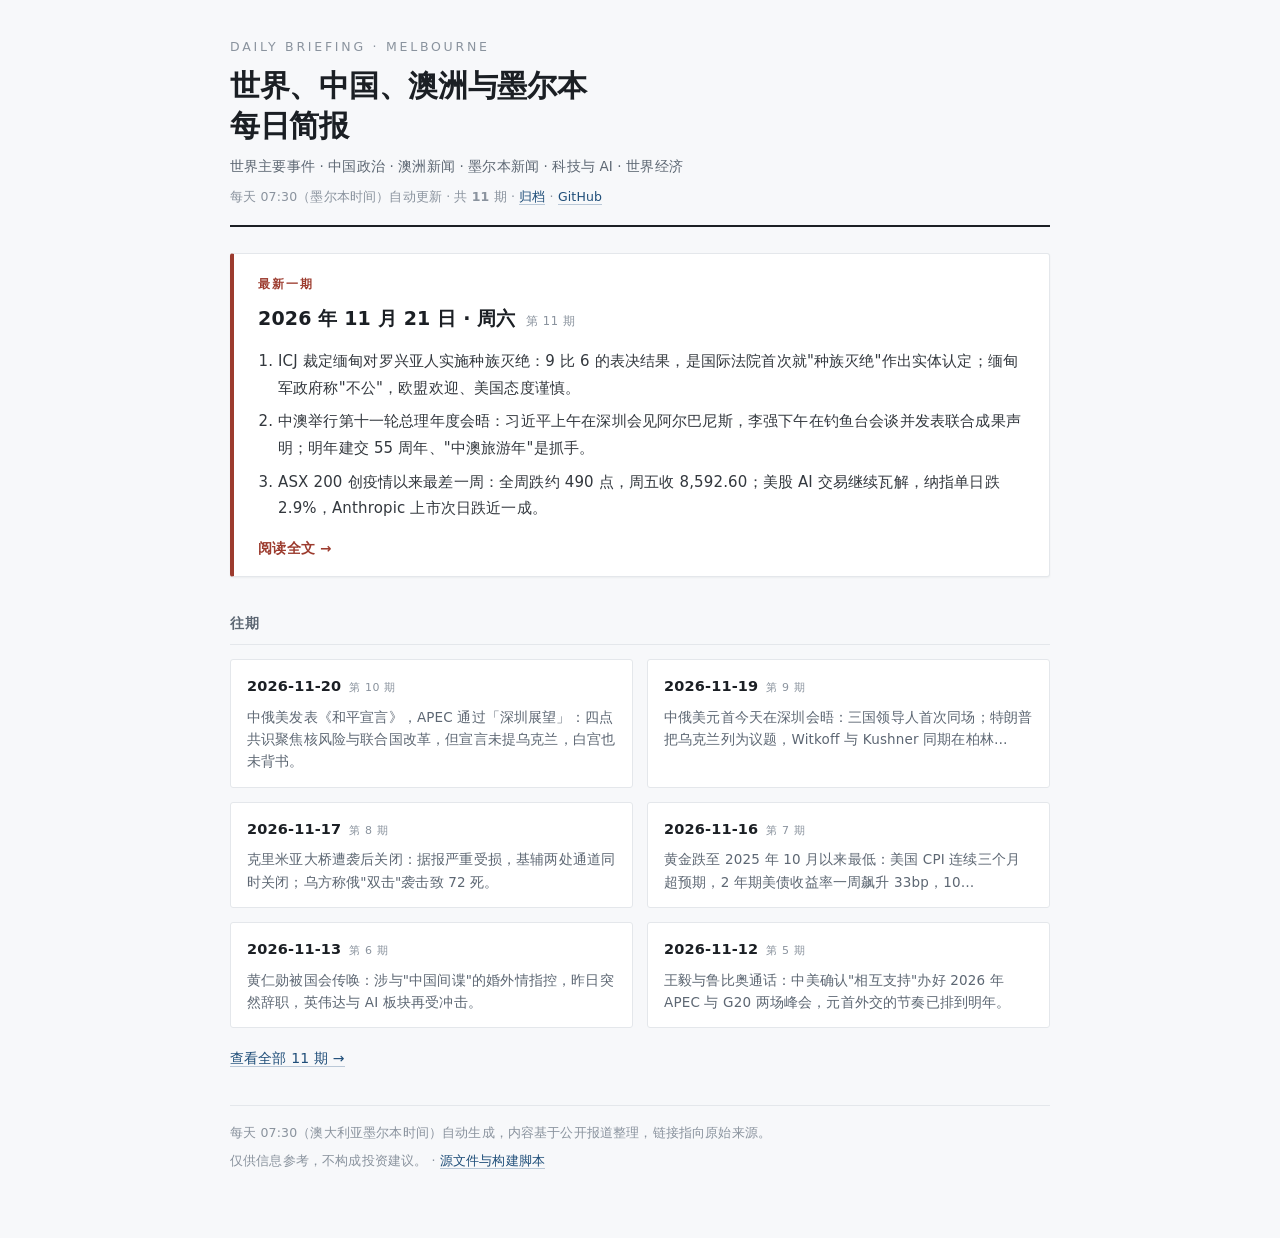
<file: index.html>
<!DOCTYPE html>
<html lang="zh-Hans">
<head>
<meta charset="utf-8">
<meta name="viewport" content="width=device-width, initial-scale=1">
<title>每日简报 · 世界、中国、澳洲与墨尔本</title>
<meta name="description" content="每天 07:30 更新的中文新闻简报：世界主要事件、中国政治、澳洲与墨尔本本地新闻、科技与 AI、世界经济。">
<link rel="stylesheet" href="assets/site.css">
</head>
<body>
<div class="wrap">
  <section class="masthead">
    <div class="kicker">Daily Briefing · Melbourne</div>
    <h1>世界、中国、澳洲与墨尔本<br>每日简报</h1>
    <p class="sub">世界主要事件 · 中国政治 · 澳洲新闻 · 墨尔本新闻 · 科技与 AI · 世界经济</p>
    <p class="meta">每天 07:30（墨尔本时间）自动更新 · 共 <b>11</b> 期 · <a href="./archive.html">归档</a> · <a href="https://github.com/RuntaoZhuge/daily-news" target="_blank" rel="noopener">GitHub</a></p>
  </section>

  <a class="latest" href="./2026-11-21.html">
    <div class="latest-tag">最新一期</div>
    <div class="latest-date">2026 年 11 月 21 日 · 周六<span class="latest-issue">第 11 期</span></div>
    <ol class="latest-focus">
        <li>ICJ 裁定缅甸对罗兴亚人实施种族灭绝：9 比 6 的表决结果，是国际法院首次就&quot;种族灭绝&quot;作出实体认定；缅甸军政府称&quot;不公&quot;，欧盟欢迎、美国态度谨慎。</li>
        <li>中澳举行第十一轮总理年度会晤：习近平上午在深圳会见阿尔巴尼斯，李强下午在钓鱼台会谈并发表联合成果声明；明年建交 55 周年、&quot;中澳旅游年&quot;是抓手。</li>
        <li>ASX 200 创疫情以来最差一周：全周跌约 490 点，周五收 8,592.60；美股 AI 交易继续瓦解，纳指单日跌 2.9%，Anthropic 上市次日跌近一成。</li>
    </ol>
    <div class="latest-cta">阅读全文 →</div>
  </a>

  <h2 class="sec-h">往期</h2>
  <div class="grid">
      <a class="card" href="./2026-11-20.html">
        <div class="card-date">2026-11-20<span class="card-issue">第 10 期</span></div>
        <div class="card-lead">中俄美发表《和平宣言》，APEC 通过「深圳展望」：四点共识聚焦核风险与联合国改革，但宣言未提乌克兰，白宫也未背书。</div>
      </a>
      <a class="card" href="./2026-11-19.html">
        <div class="card-date">2026-11-19<span class="card-issue">第 9 期</span></div>
        <div class="card-lead">中俄美元首今天在深圳会晤：三国领导人首次同场；特朗普把乌克兰列为议题，Witkoff 与 Kushner 同期在柏林…</div>
      </a>
      <a class="card" href="./2026-11-17.html">
        <div class="card-date">2026-11-17<span class="card-issue">第 8 期</span></div>
        <div class="card-lead">克里米亚大桥遭袭后关闭：据报严重受损，基辅两处通道同时关闭；乌方称俄&quot;双击&quot;袭击致 72 死。</div>
      </a>
      <a class="card" href="./2026-11-16.html">
        <div class="card-date">2026-11-16<span class="card-issue">第 7 期</span></div>
        <div class="card-lead">黄金跌至 2025 年 10 月以来最低：美国 CPI 连续三个月超预期，2 年期美债收益率一周飙升 33bp，10…</div>
      </a>
      <a class="card" href="./2026-11-13.html">
        <div class="card-date">2026-11-13<span class="card-issue">第 6 期</span></div>
        <div class="card-lead">黄仁勋被国会传唤：涉与&quot;中国间谍&quot;的婚外情指控，昨日突然辞职，英伟达与 AI 板块再受冲击。</div>
      </a>
      <a class="card" href="./2026-11-12.html">
        <div class="card-date">2026-11-12<span class="card-issue">第 5 期</span></div>
        <div class="card-lead">王毅与鲁比奥通话：中美确认&quot;相互支持&quot;办好 2026 年 APEC 与 G20 两场峰会，元首外交的节奏已排到明年。</div>
      </a>
  </div>
  <p class="more"><a href="./archive.html">查看全部 11 期 →</a></p>
  <footer>
    <p>每天 07:30（澳大利亚墨尔本时间）自动生成，内容基于公开报道整理，链接指向原始来源。</p>
    <p>仅供信息参考，不构成投资建议。 · <a href="https://github.com/RuntaoZhuge/daily-news">源文件与构建脚本</a></p>
  </footer>
</div>
</body>
</html>
</file>
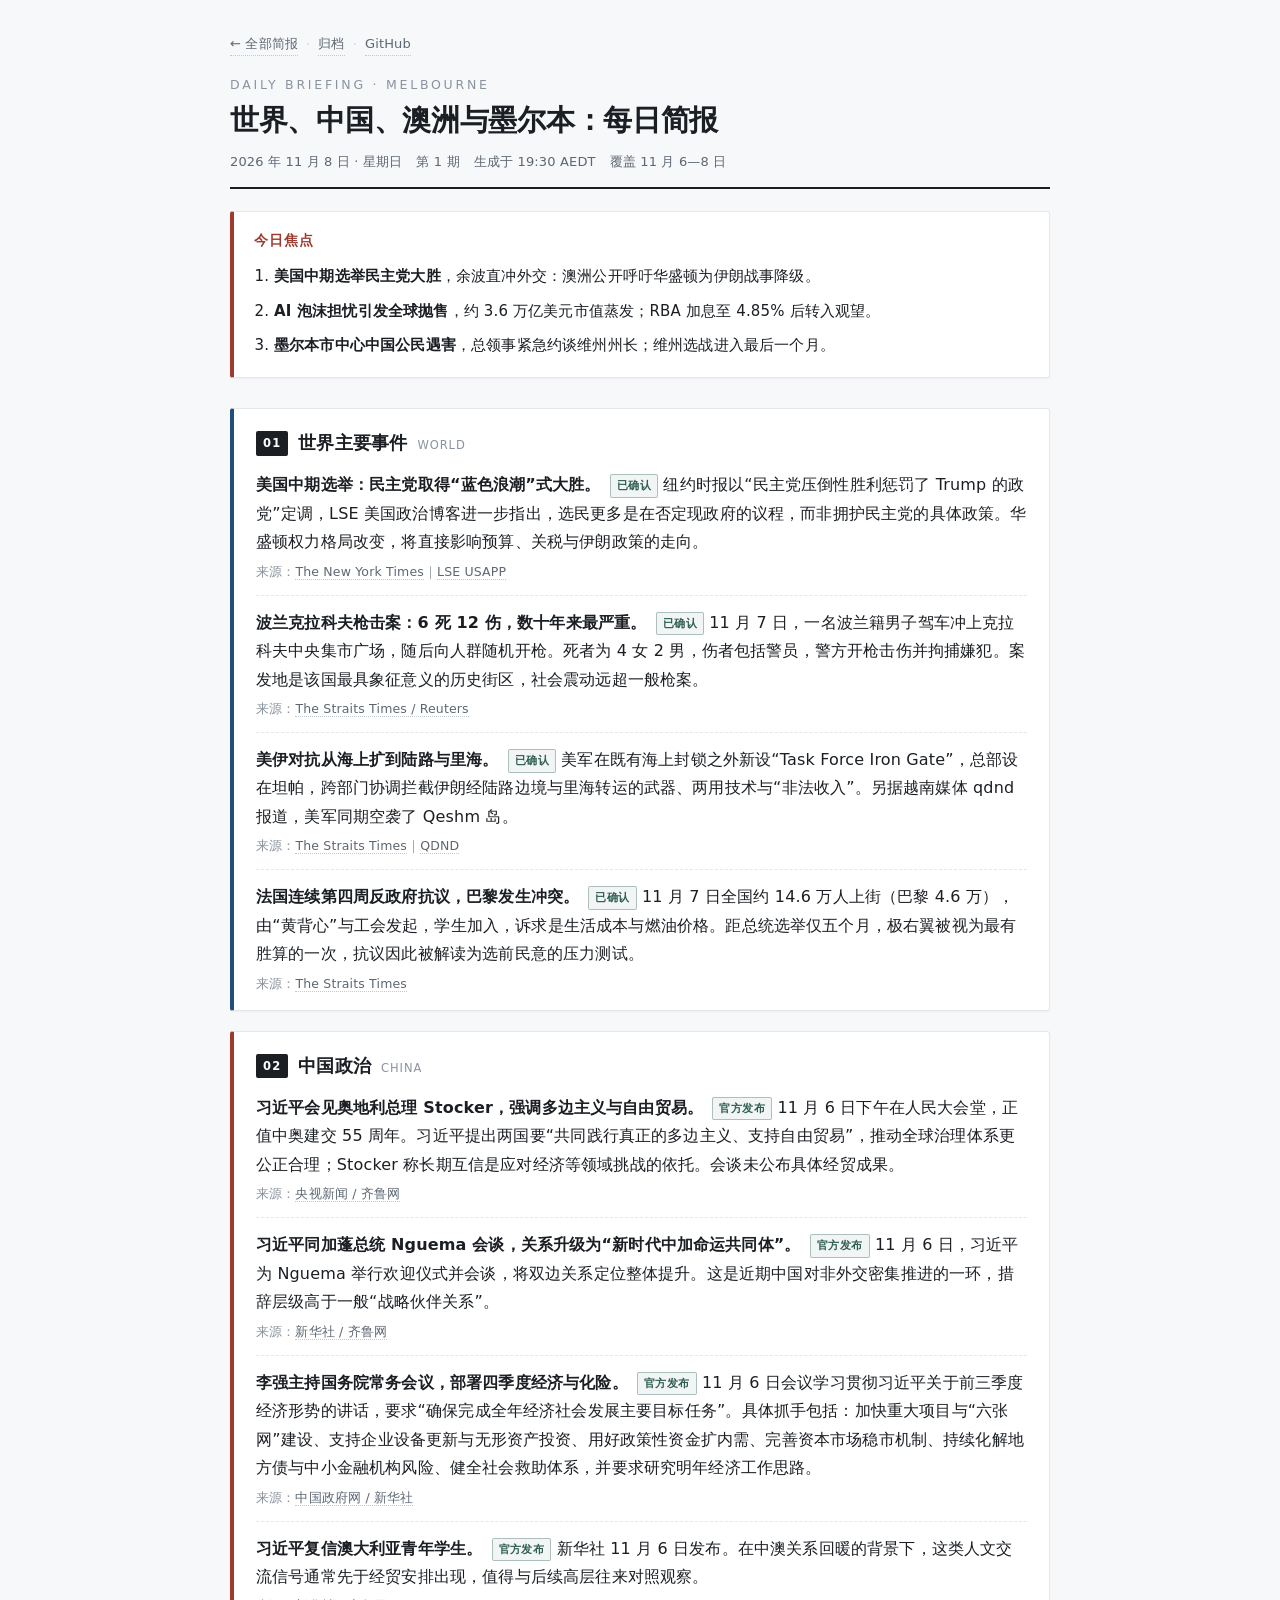
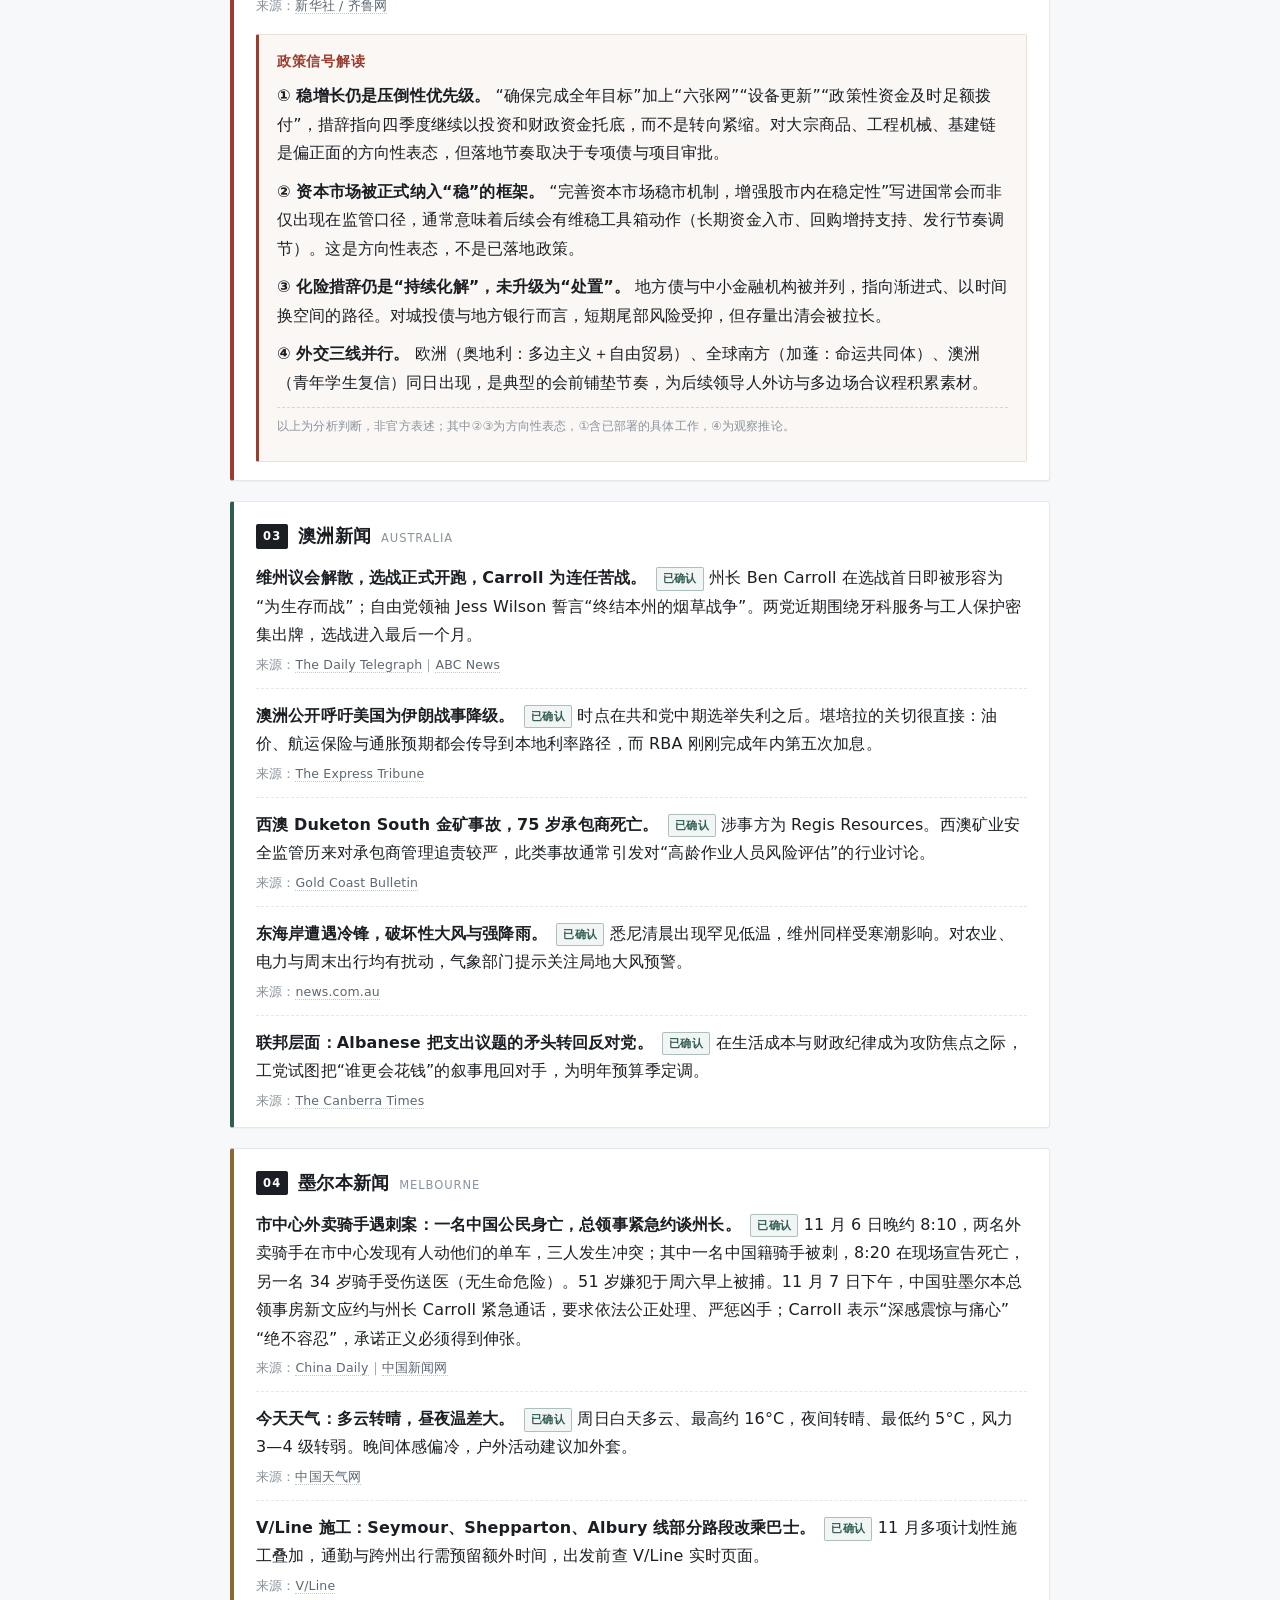
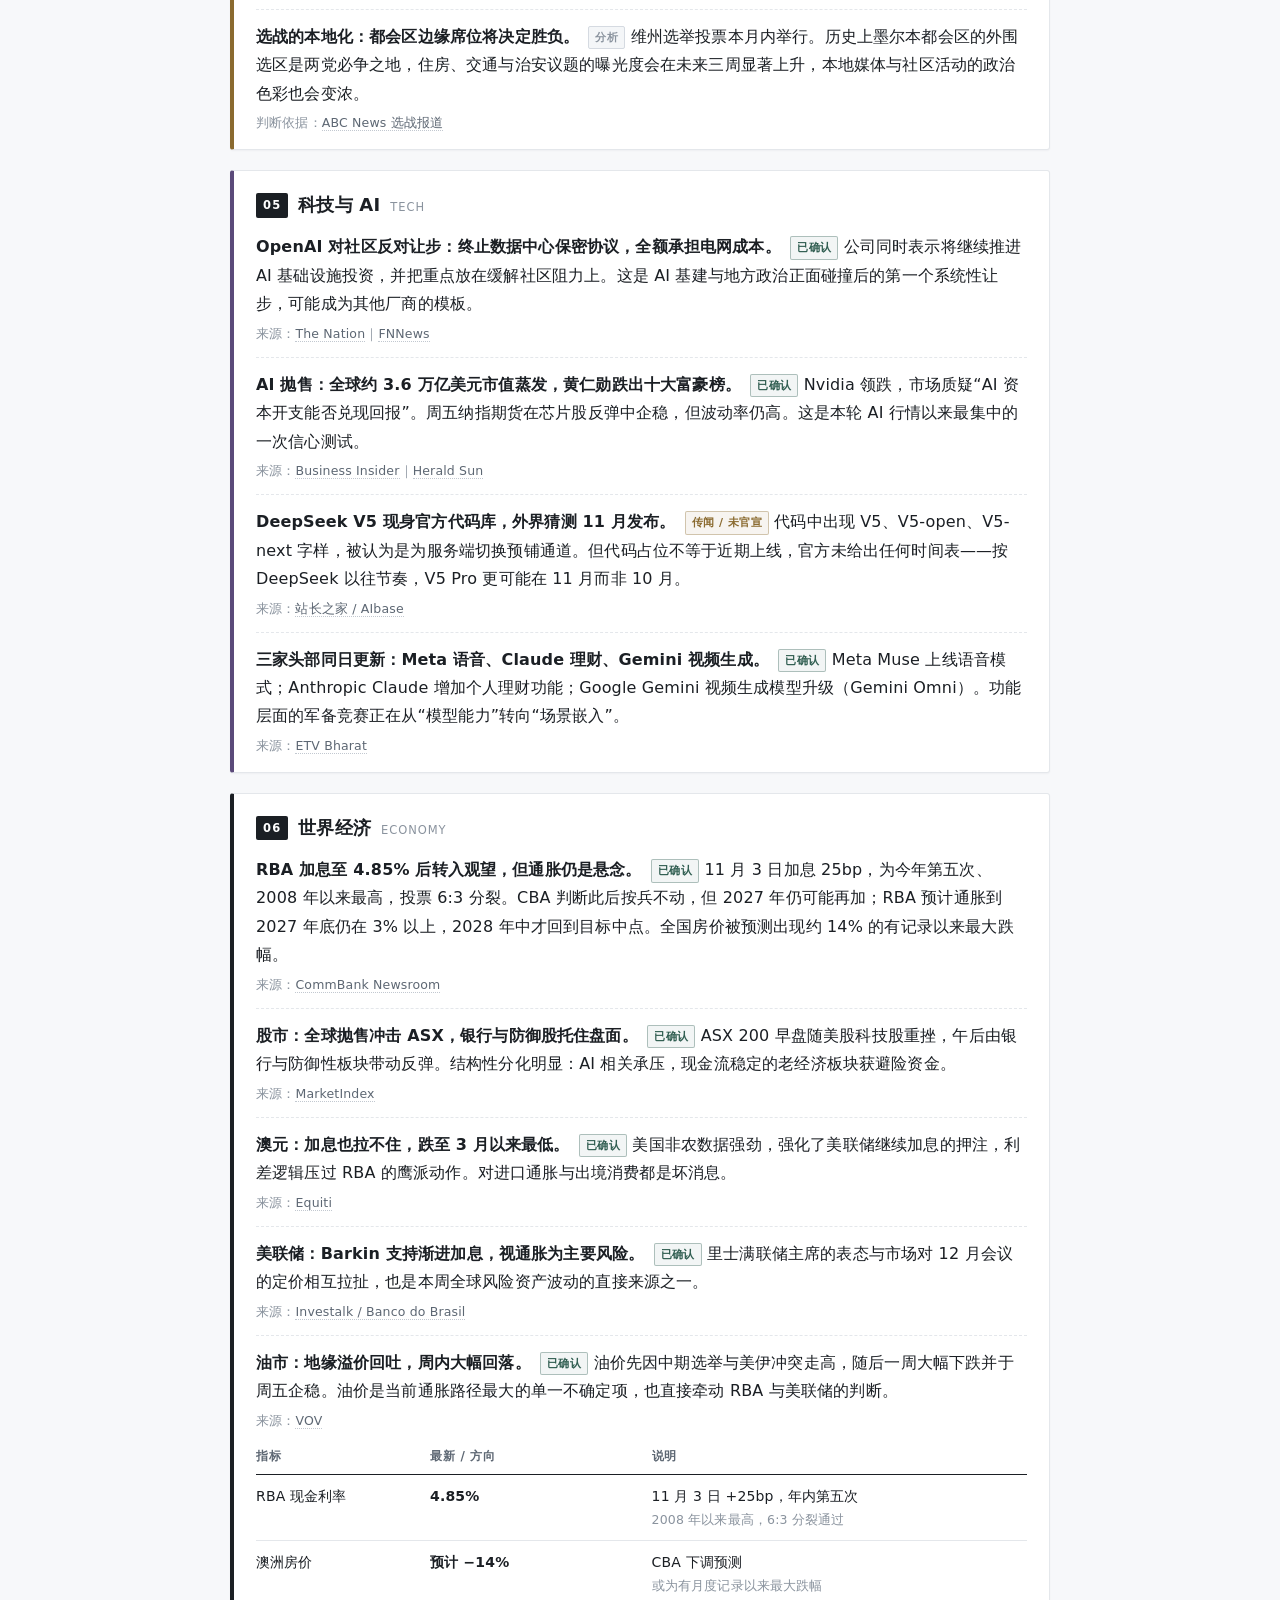
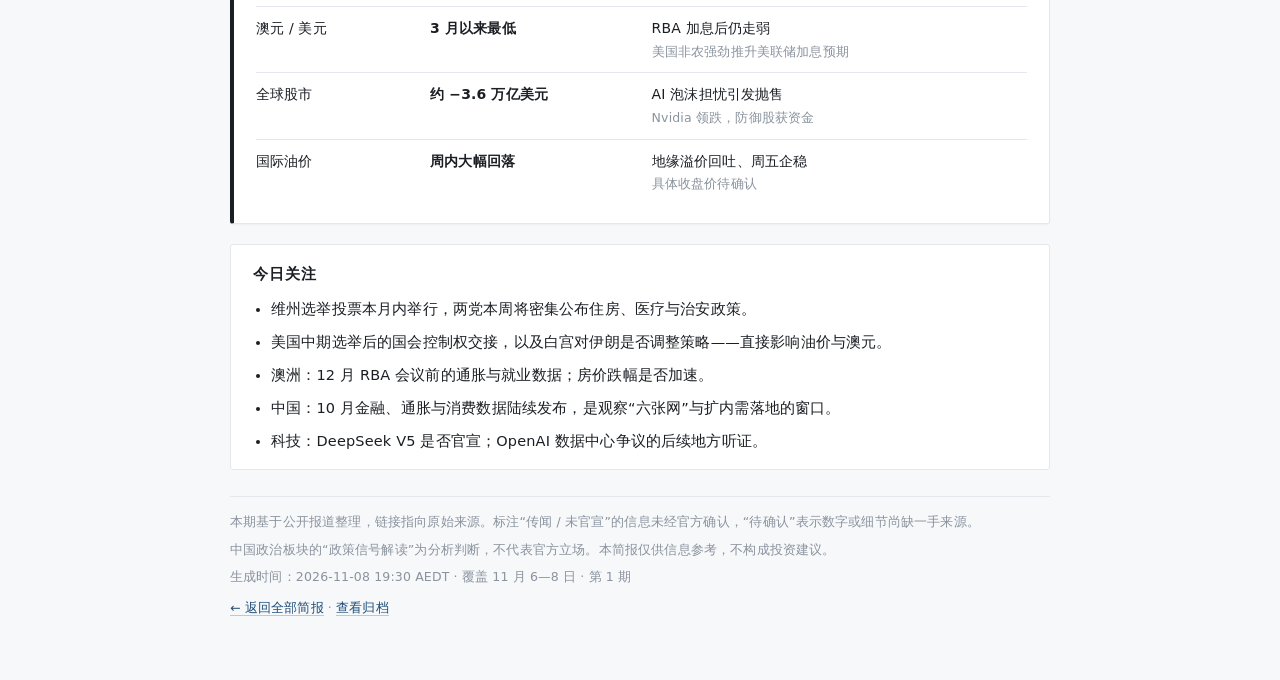
<file: 2026-11-08.html>
<!DOCTYPE html>
<html lang="zh-Hans">
<head>
<meta charset="utf-8">
<meta name="viewport" content="width=device-width, initial-scale=1">
<title>每日简报 · 2026年11月8日</title>
<meta name="dn:date" content="2026-11-08">
<meta name="dn:issue" content="1">
<meta name="dn:summary" content="美国中期选举民主党大胜；AI 泡沫担忧引发全球抛售；墨尔本市中心中国公民遇害案。">
<style>
  :root{
    --ink:#1b1f24; --muted:#5d6773; --faint:#8a939e;
    --line:#e4e7eb; --bg:#f7f8fa; --card:#ffffff;
    --blue:#1f4e79; --brick:#9c3b2e; --green:#2f5d50; --gold:#8a6a2f; --violet:#5b4a7a;
  }
  *{box-sizing:border-box}
  html{-webkit-text-size-adjust:100%}
  body{
    margin:0; padding:32px 18px 56px; background:var(--bg); color:var(--ink);
    font-family:system-ui,-apple-system,"PingFang SC","Hiragino Sans GB","Noto Sans SC","Microsoft YaHei",sans-serif;
    font-size:16px; line-height:1.78; letter-spacing:.01em;
  }
  .wrap{max-width:820px;margin:0 auto}
  a{color:var(--blue);text-decoration:none;border-bottom:1px solid rgba(31,78,121,.28)}
  a:hover{border-bottom-color:var(--blue)}

  /* ---------- 顶部导航 ---------- */
  .topnav{font-size:13px;color:var(--faint);margin:0 0 18px;display:flex;gap:8px;align-items:center}
  .topnav a{color:var(--muted);border-bottom:1px dotted #c2c8d0}
  .topnav .sep{color:#c9ced5}

  /* ---------- 页头 ---------- */
  header.top{border-bottom:2px solid var(--ink);padding-bottom:14px;margin-bottom:22px}
  .kicker{font-size:12.5px;letter-spacing:.22em;color:var(--faint);text-transform:uppercase;margin-bottom:6px}
  h1{font-size:29px;line-height:1.3;margin:0 0 10px;letter-spacing:-.01em}
  .meta{font-size:13px;color:var(--muted);display:flex;flex-wrap:wrap;gap:6px 14px}
  .meta span{white-space:nowrap}

  /* ---------- 今日焦点 ---------- */
  .focus{
    background:#fff;border:1px solid var(--line);border-left:4px solid var(--brick);
    border-radius:3px;padding:16px 20px 10px;margin:0 0 30px;
    box-shadow:0 1px 2px rgba(20,30,45,.04);
  }
  .focus h2{font-size:14px;margin:0 0 10px;color:var(--brick);letter-spacing:.08em}
  .focus ol{margin:0;padding-left:20px}
  .focus li{margin:0 0 8px;font-size:15px}
  .focus li b{font-weight:650}

  /* ---------- 区块卡片 ---------- */
  section.card{
    background:var(--card);border:1px solid var(--line);border-radius:3px;
    padding:18px 22px 14px;margin:0 0 20px;box-shadow:0 1px 2px rgba(20,30,45,.04);
    border-left:4px solid var(--line);
  }
  section.card.s1{border-left-color:var(--blue)}
  section.card.s2{border-left-color:var(--brick)}
  section.card.s3{border-left-color:var(--green)}
  section.card.s4{border-left-color:var(--gold)}
  section.card.s5{border-left-color:var(--violet)}
  section.card.s6{border-left-color:var(--ink)}
  h2.sec{
    font-size:18px;margin:0 0 12px;display:flex;align-items:baseline;gap:10px;
    letter-spacing:.01em;
  }
  h2.sec .num{
    font-size:11.5px;font-weight:600;letter-spacing:.1em;color:#fff;
    background:var(--ink);border-radius:2px;padding:2px 7px;position:relative;top:-2px;
  }
  h2.sec .en{font-size:11.5px;color:var(--faint);letter-spacing:.08em;font-weight:500}

  ul.news{list-style:none;margin:0;padding:0}
  ul.news>li{padding:0 0 13px;margin:0 0 13px;border-bottom:1px dashed var(--line)}
  ul.news>li:last-child{border-bottom:0;margin-bottom:0;padding-bottom:2px}
  ul.news .lead{font-weight:650;color:var(--ink)}
  .src{display:block;margin-top:5px;font-size:12.5px;color:var(--faint);line-height:1.6}
  .src a{color:var(--muted);border-bottom:1px dotted #c2c8d0}

  .tag{
    display:inline-block;font-size:11px;letter-spacing:.04em;padding:1px 6px;border-radius:2px;
    vertical-align:1px;margin-left:4px;font-weight:600;border:1px solid;
  }
  .tag.ok{color:var(--green);border-color:rgba(47,93,80,.35);background:rgba(47,93,80,.06)}
  .tag.rumor{color:var(--gold);border-color:rgba(138,106,47,.35);background:rgba(138,106,47,.07)}
  .tag.tbd{color:var(--faint);border-color:#d5dae1;background:#f4f6f8}

  /* ---------- 政策信号解读 ---------- */
  .signal{
    margin:16px 0 4px;padding:14px 18px;background:#faf7f4;
    border:1px solid #eadfd6;border-left:3px solid var(--brick);border-radius:2px;
  }
  .signal h3{font-size:14px;margin:0 0 8px;color:var(--brick);letter-spacing:.05em}
  .signal p{margin:0 0 9px;font-size:14.5px;color:#33383e}
  .signal p:last-of-type{margin-bottom:10px}
  .signal .note{font-size:12px;color:var(--faint);border-top:1px dashed #e0d3c8;padding-top:8px;margin:0}
  .sig-item{margin:0 0 10px}
  .sig-item .k{font-weight:650}

  /* ---------- 表格 ---------- */
  .tbl-wrap{overflow-x:auto;margin:6px 0 4px;-webkit-overflow-scrolling:touch}
  table{border-collapse:collapse;width:100%;font-size:14px;min-width:520px}
  thead th{
    text-align:left;font-size:12px;letter-spacing:.06em;color:var(--muted);font-weight:600;
    border-bottom:1.5px solid var(--ink);padding:7px 10px 7px 0;white-space:nowrap;
  }
  tbody td{border-bottom:1px solid var(--line);padding:9px 10px 9px 0;vertical-align:top}
  tbody tr:last-child td{border-bottom:0}
  td.num{font-variant-numeric:tabular-nums;white-space:nowrap;font-weight:600}
  td .sub{display:block;font-weight:400;font-size:12.5px;color:var(--faint)}

  /* ---------- 今日关注 ---------- */
  .watch{background:#fff;border:1px solid var(--line);border-radius:3px;padding:16px 22px 8px;margin:0 0 26px}
  .watch h2{font-size:15px;margin:0 0 10px;letter-spacing:.06em;color:var(--ink)}
  .watch ul{margin:0;padding-left:18px}
  .watch li{margin:0 0 7px;font-size:14.5px}

  footer{border-top:1px solid var(--line);padding-top:14px;font-size:12.5px;color:var(--faint);line-height:1.7}
  footer p{margin:0 0 6px}

  @media (max-width:600px){
    body{padding:20px 12px 40px;font-size:15.5px}
    h1{font-size:23px}
    section.card{padding:15px 16px 12px}
    .focus{padding:14px 16px 8px}
    .tbl-wrap{margin-left:-4px;margin-right:-4px}
  }
  @media print{
    body{background:#fff;padding:0;font-size:11pt}
    section.card,.focus,.watch{box-shadow:none;break-inside:avoid}
    a{color:#000;border-bottom:0}
    .tbl-wrap{overflow:visible}
  }
</style>
</head>
<body>
<div class="wrap">

  <nav class="topnav"><a href="./index.html">← 全部简报</a><span class="sep">·</span><a href="./archive.html">归档</a><span class="sep">·</span><a href="https://github.com/RuntaoZhuge/daily-news" target="_blank" rel="noopener">GitHub</a></nav>

  <header class="top">
    <div class="kicker">Daily Briefing · Melbourne</div>
    <h1>世界、中国、澳洲与墨尔本：每日简报</h1>
    <div class="meta">
      <span>2026 年 11 月 8 日 · 星期日</span>
      <span>第 1 期</span>
      <span>生成于 19:30 AEDT</span>
      <span>覆盖 11 月 6—8 日</span>
    </div>
  </header>

  <div class="focus">
    <h2>今日焦点</h2>
    <ol>
      <li><b>美国中期选举民主党大胜</b>，余波直冲外交：澳洲公开呼吁华盛顿为伊朗战事降级。</li>
      <li><b>AI 泡沫担忧引发全球抛售</b>，约 3.6 万亿美元市值蒸发；RBA 加息至 4.85% 后转入观望。</li>
      <li><b>墨尔本市中心中国公民遇害</b>，总领事紧急约谈维州州长；维州选战进入最后一个月。</li>
    </ol>
  </div>

  <!-- 1 世界 -->
  <section class="card s1">
    <h2 class="sec"><span class="num">01</span>世界主要事件<span class="en">WORLD</span></h2>
    <ul class="news">
      <li>
        <span class="lead">美国中期选举：民主党取得“蓝色浪潮”式大胜。</span>
        <span class="tag ok">已确认</span>
        纽约时报以“民主党压倒性胜利惩罚了 Trump 的政党”定调，LSE 美国政治博客进一步指出，选民更多是在否定现政府的议程，而非拥护民主党的具体政策。华盛顿权力格局改变，将直接影响预算、关税与伊朗政策的走向。
        <span class="src">来源：<a href="https://www.nytimes.com/2026/11/04/us/politics/election-takeaways-democrats-win.html" target="_blank" rel="noopener">The New York Times</a>｜<a href="https://blogs.lse.ac.uk/usappblog/2026/11/04/democrat-blue-tsunami-midterms/" target="_blank" rel="noopener">LSE USAPP</a></span>
      </li>
      <li>
        <span class="lead">波兰克拉科夫枪击案：6 死 12 伤，数十年来最严重。</span>
        <span class="tag ok">已确认</span>
        11 月 7 日，一名波兰籍男子驾车冲上克拉科夫中央集市广场，随后向人群随机开枪。死者为 4 女 2 男，伤者包括警员，警方开枪击伤并拘捕嫌犯。案发地是该国最具象征意义的历史街区，社会震动远超一般枪案。
        <span class="src">来源：<a href="https://www.straitstimes.com/world/while-you-were-sleeping-5-stories-you-might-have-missed-nov-8-2026" target="_blank" rel="noopener">The Straits Times / Reuters</a></span>
      </li>
      <li>
        <span class="lead">美伊对抗从海上扩到陆路与里海。</span>
        <span class="tag ok">已确认</span>
        美军在既有海上封锁之外新设“Task Force Iron Gate”，总部设在坦帕，跨部门协调拦截伊朗经陆路边境与里海转运的武器、两用技术与“非法收入”。另据越南媒体 qdnd 报道，美军同期空袭了 Qeshm 岛。
        <span class="src">来源：<a href="https://www.straitstimes.com/world/while-you-were-sleeping-5-stories-you-might-have-missed-nov-8-2026" target="_blank" rel="noopener">The Straits Times</a>｜<a href="https://www.qdnd.vn/quoc-te/doi-song/my-khong-kich-dao-qeshm-khi-van-lac-quan-ve-cham-dut-xung-dot-voi-iran-1063166" target="_blank" rel="noopener">QDND</a></span>
      </li>
      <li>
        <span class="lead">法国连续第四周反政府抗议，巴黎发生冲突。</span>
        <span class="tag ok">已确认</span>
        11 月 7 日全国约 14.6 万人上街（巴黎 4.6 万），由“黄背心”与工会发起，学生加入，诉求是生活成本与燃油价格。距总统选举仅五个月，极右翼被视为最有胜算的一次，抗议因此被解读为选前民意的压力测试。
        <span class="src">来源：<a href="https://www.straitstimes.com/world/while-you-were-sleeping-5-stories-you-might-have-missed-nov-8-2026" target="_blank" rel="noopener">The Straits Times</a></span>
      </li>
    </ul>
  </section>

  <!-- 2 中国 -->
  <section class="card s2">
    <h2 class="sec"><span class="num">02</span>中国政治<span class="en">CHINA</span></h2>
    <ul class="news">
      <li>
        <span class="lead">习近平会见奥地利总理 Stocker，强调多边主义与自由贸易。</span>
        <span class="tag ok">官方发布</span>
        11 月 6 日下午在人民大会堂，正值中奥建交 55 周年。习近平提出两国要“共同践行真正的多边主义、支持自由贸易”，推动全球治理体系更公正合理；Stocker 称长期互信是应对经济等领域挑战的依托。会谈未公布具体经贸成果。
        <span class="src">来源：<a href="https://news.iqilu.com/china/gedi/2026/1107/5959424.shtml" target="_blank" rel="noopener">央视新闻 / 齐鲁网</a></span>
      </li>
      <li>
        <span class="lead">习近平同加蓬总统 Nguema 会谈，关系升级为“新时代中加命运共同体”。</span>
        <span class="tag ok">官方发布</span>
        11 月 6 日，习近平为 Nguema 举行欢迎仪式并会谈，将双边关系定位整体提升。这是近期中国对非外交密集推进的一环，措辞层级高于一般“战略伙伴关系”。
        <span class="src">来源：<a href="https://news.iqilu.com/china/gedi/2026/1107/5959423.shtml" target="_blank" rel="noopener">新华社 / 齐鲁网</a></span>
      </li>
      <li>
        <span class="lead">李强主持国务院常务会议，部署四季度经济与化险。</span>
        <span class="tag ok">官方发布</span>
        11 月 6 日会议学习贯彻习近平关于前三季度经济形势的讲话，要求“确保完成全年经济社会发展主要目标任务”。具体抓手包括：加快重大项目与“六张网”建设、支持企业设备更新与无形资产投资、用好政策性资金扩内需、完善资本市场稳市机制、持续化解地方债与中小金融机构风险、健全社会救助体系，并要求研究明年经济工作思路。
        <span class="src">来源：<a href="http://big5.www.gov.cn/gate/big5/www.gov.cn/yaowen/liebiao/202611/content_7085401.htm" target="_blank" rel="noopener">中国政府网 / 新华社</a></span>
      </li>
      <li>
        <span class="lead">习近平复信澳大利亚青年学生。</span>
        <span class="tag ok">官方发布</span>
        新华社 11 月 6 日发布。在中澳关系回暖的背景下，这类人文交流信号通常先于经贸安排出现，值得与后续高层往来对照观察。
        <span class="src">来源：<a href="https://news.iqilu.com/china/gedi/2026/1106/5959087.shtml" target="_blank" rel="noopener">新华社 / 齐鲁网</a></span>
      </li>
    </ul>

    <div class="signal">
      <h3>政策信号解读</h3>
      <div class="sig-item">
        <span class="k">① 稳增长仍是压倒性优先级。</span>
        “确保完成全年目标”加上“六张网”“设备更新”“政策性资金及时足额拨付”，措辞指向四季度继续以投资和财政资金托底，而不是转向紧缩。对大宗商品、工程机械、基建链是偏正面的方向性表态，但落地节奏取决于专项债与项目审批。
      </div>
      <div class="sig-item">
        <span class="k">② 资本市场被正式纳入“稳”的框架。</span>
        “完善资本市场稳市机制，增强股市内在稳定性”写进国常会而非仅出现在监管口径，通常意味着后续会有维稳工具箱动作（长期资金入市、回购增持支持、发行节奏调节）。这是方向性表态，不是已落地政策。
      </div>
      <div class="sig-item">
        <span class="k">③ 化险措辞仍是“持续化解”，未升级为“处置”。</span>
        地方债与中小金融机构被并列，指向渐进式、以时间换空间的路径。对城投债与地方银行而言，短期尾部风险受抑，但存量出清会被拉长。
      </div>
      <div class="sig-item">
        <span class="k">④ 外交三线并行。</span>
        欧洲（奥地利：多边主义＋自由贸易）、全球南方（加蓬：命运共同体）、澳洲（青年学生复信）同日出现，是典型的会前铺垫节奏，为后续领导人外访与多边场合议程积累素材。
      </div>
      <p class="note">以上为分析判断，非官方表述；其中②③为方向性表态，①含已部署的具体工作，④为观察推论。</p>
    </div>
  </section>

  <!-- 3 澳洲 -->
  <section class="card s3">
    <h2 class="sec"><span class="num">03</span>澳洲新闻<span class="en">AUSTRALIA</span></h2>
    <ul class="news">
      <li>
        <span class="lead">维州议会解散，选战正式开跑，Carroll 为连任苦战。</span>
        <span class="tag ok">已确认</span>
        州长 Ben Carroll 在选战首日即被形容为“为生存而战”；自由党领袖 Jess Wilson 誓言“终结本州的烟草战争”。两党近期围绕牙科服务与工人保护密集出牌，选战进入最后一个月。
        <span class="src">来源：<a href="https://www.dailytelegraph.com.au/news/breaking-news/premier-ben-carroll-fights-for-survival-as-victorian-election-campaign-officially-begins/news-story/af6cdb72c49cd35aa65cb5a61bd5c069" target="_blank" rel="noopener">The Daily Telegraph</a>｜<a href="https://www.abc.net.au/news/2026-11-01/victorian-election-pledges-one-month-countdown/107332070" target="_blank" rel="noopener">ABC News</a></span>
      </li>
      <li>
        <span class="lead">澳洲公开呼吁美国为伊朗战事降级。</span>
        <span class="tag ok">已确认</span>
        时点在共和党中期选举失利之后。堪培拉的关切很直接：油价、航运保险与通胀预期都会传导到本地利率路径，而 RBA 刚刚完成年内第五次加息。
        <span class="src">来源：<a href="https://tribune.com.pk/story/2639127/australian-premier-urges-us-to-de-escalate-iran-war-after-republican-midterm-losses" target="_blank" rel="noopener">The Express Tribune</a></span>
      </li>
      <li>
        <span class="lead">西澳 Duketon South 金矿事故，75 岁承包商死亡。</span>
        <span class="tag ok">已确认</span>
        涉事方为 Regis Resources。西澳矿业安全监管历来对承包商管理追责较严，此类事故通常引发对“高龄作业人员风险评估”的行业讨论。
        <span class="src">来源：<a href="https://www.goldcoastbulletin.com.au/business/work/leaders-companies/contractor-killed-at-regis-resources-duketon-south-mine-in-western-australia/news-story/8c19632fa362fd4c99844094078d9501" target="_blank" rel="noopener">Gold Coast Bulletin</a></span>
      </li>
      <li>
        <span class="lead">东海岸遭遇冷锋，破坏性大风与强降雨。</span>
        <span class="tag ok">已确认</span>
        悉尼清晨出现罕见低温，维州同样受寒潮影响。对农业、电力与周末出行均有扰动，气象部门提示关注局地大风预警。
        <span class="src">来源：<a href="https://www.news.com.au/technology/environment/wild-weather-expected-as-states-gear-up-for-lashing-of-damaging-wind-and-rain/news-story/b7528c77844acd598dfc8e0b42743f8d" target="_blank" rel="noopener">news.com.au</a></span>
      </li>
      <li>
        <span class="lead">联邦层面：Albanese 把支出议题的矛头转回反对党。</span>
        <span class="tag ok">已确认</span>
        在生活成本与财政纪律成为攻防焦点之际，工党试图把“谁更会花钱”的叙事甩回对手，为明年预算季定调。
        <span class="src">来源：<a href="https://www.canberratimes.com.au/story/9385456/albanese-throws-spending-spotlight-back-on-opposition/" target="_blank" rel="noopener">The Canberra Times</a></span>
      </li>
    </ul>
  </section>

  <!-- 4 墨尔本 -->
  <section class="card s4">
    <h2 class="sec"><span class="num">04</span>墨尔本新闻<span class="en">MELBOURNE</span></h2>
    <ul class="news">
      <li>
        <span class="lead">市中心外卖骑手遇刺案：一名中国公民身亡，总领事紧急约谈州长。</span>
        <span class="tag ok">已确认</span>
        11 月 6 日晚约 8:10，两名外卖骑手在市中心发现有人动他们的单车，三人发生冲突；其中一名中国籍骑手被刺，8:20 在现场宣告死亡，另一名 34 岁骑手受伤送医（无生命危险）。51 岁嫌犯于周六早上被捕。11 月 7 日下午，中国驻墨尔本总领事房新文应约与州长 Carroll 紧急通话，要求依法公正处理、严惩凶手；Carroll 表示“深感震惊与痛心”“绝不容忍”，承诺正义必须得到伸张。
        <span class="src">来源：<a href="https://global.chinadaily.com.cn/a/202611/07/WS6aeeade9e4b03ebf8519b03a.html" target="_blank" rel="noopener">China Daily</a>｜<a href="https://m.gmw.cn/2026-11/07/content_1304583634.htm" target="_blank" rel="noopener">中国新闻网</a></span>
      </li>
      <li>
        <span class="lead">今天天气：多云转晴，昼夜温差大。</span>
        <span class="tag ok">已确认</span>
        周日白天多云、最高约 16°C，夜间转晴、最低约 5°C，风力 3—4 级转弱。晚间体感偏冷，户外活动建议加外套。
        <span class="src">来源：<a href="http://www.weather.com.cn/weather2d/601060101.shtml" target="_blank" rel="noopener">中国天气网</a></span>
      </li>
      <li>
        <span class="lead">V/Line 施工：Seymour、Shepparton、Albury 线部分路段改乘巴士。</span>
        <span class="tag ok">已确认</span>
        11 月多项计划性施工叠加，通勤与跨州出行需预留额外时间，出发前查 V/Line 实时页面。
        <span class="src">来源：<a href="https://www.vline.com.au/Service-Changes/planned-disruptions/2026/November/Coaches-replace-trains-on-the-Seymour-and-Sheppart?viewmode=0" target="_blank" rel="noopener">V/Line</a></span>
      </li>
      <li>
        <span class="lead">选战的本地化：都会区边缘席位将决定胜负。</span>
        <span class="tag tbd">分析</span>
        维州选举投票本月内举行。历史上墨尔本都会区的外围选区是两党必争之地，住房、交通与治安议题的曝光度会在未来三周显著上升，本地媒体与社区活动的政治色彩也会变浓。
        <span class="src">判断依据：<a href="https://www.abc.net.au/news/2026-11-01/victorian-election-pledges-one-month-countdown/107332070" target="_blank" rel="noopener">ABC News 选战报道</a></span>
      </li>
    </ul>
  </section>

  <!-- 5 科技 -->
  <section class="card s5">
    <h2 class="sec"><span class="num">05</span>科技与 AI<span class="en">TECH</span></h2>
    <ul class="news">
      <li>
        <span class="lead">OpenAI 对社区反对让步：终止数据中心保密协议，全额承担电网成本。</span>
        <span class="tag ok">已确认</span>
        公司同时表示将继续推进 AI 基础设施投资，并把重点放在缓解社区阻力上。这是 AI 基建与地方政治正面碰撞后的第一个系统性让步，可能成为其他厂商的模板。
        <span class="src">来源：<a href="https://www.nation.com.pk/06-Nov-2026/openai-pledges-end-data-center-secrecy-agreements-amid-us-public-opposition" target="_blank" rel="noopener">The Nation</a>｜<a href="https://en.fnnews.com/news/202611070916157607" target="_blank" rel="noopener">FNNews</a></span>
      </li>
      <li>
        <span class="lead">AI 抛售：全球约 3.6 万亿美元市值蒸发，黄仁勋跌出十大富豪榜。</span>
        <span class="tag ok">已确认</span>
        Nvidia 领跌，市场质疑“AI 资本开支能否兑现回报”。周五纳指期货在芯片股反弹中企稳，但波动率仍高。这是本轮 AI 行情以来最集中的一次信心测试。
        <span class="src">来源：<a href="https://markets.businessinsider.com/news/stocks/nvidia-s-jensen-huang-drops-out-of-world-s-top-10-billionaires-list-amid-ai-selloff-1036730528" target="_blank" rel="noopener">Business Insider</a>｜<a href="https://www.heraldsun.com.au/business/breaking-news/australian-shares-slide-after-morning-plunge-amid-worldwide-market-selloff/news-story/eb7e0d462ca5674863934f53c8c9f23d" target="_blank" rel="noopener">Herald Sun</a></span>
      </li>
      <li>
        <span class="lead">DeepSeek V5 现身官方代码库，外界猜测 11 月发布。</span>
        <span class="tag rumor">传闻 / 未官宣</span>
        代码中出现 V5、V5-open、V5-next 字样，被认为是为服务端切换预铺通道。但代码占位不等于近期上线，官方未给出任何时间表——按 DeepSeek 以往节奏，V5 Pro 更可能在 11 月而非 10 月。
        <span class="src">来源：<a href="https://www.chinaz.com/ainews/31922.shtml" target="_blank" rel="noopener">站长之家 / AIbase</a></span>
      </li>
      <li>
        <span class="lead">三家头部同日更新：Meta 语音、Claude 理财、Gemini 视频生成。</span>
        <span class="tag ok">已确认</span>
        Meta Muse 上线语音模式；Anthropic Claude 增加个人理财功能；Google Gemini 视频生成模型升级（Gemini Omni）。功能层面的军备竞赛正在从“模型能力”转向“场景嵌入”。
        <span class="src">来源：<a href="https://www.etvbharat.com/or/technology/meta-muse-voice-mode-claude-personal-finance-gemini-omni-update-ors26110605286" target="_blank" rel="noopener">ETV Bharat</a></span>
      </li>
    </ul>
  </section>

  <!-- 6 经济 -->
  <section class="card s6">
    <h2 class="sec"><span class="num">06</span>世界经济<span class="en">ECONOMY</span></h2>
    <ul class="news">
      <li>
        <span class="lead">RBA 加息至 4.85% 后转入观望，但通胀仍是悬念。</span>
        <span class="tag ok">已确认</span>
        11 月 3 日加息 25bp，为今年第五次、2008 年以来最高，投票 6:3 分裂。CBA 判断此后按兵不动，但 2027 年仍可能再加；RBA 预计通胀到 2027 年底仍在 3% 以上，2028 年中才回到目标中点。全国房价被预测出现约 14% 的有记录以来最大跌幅。
        <span class="src">来源：<a href="https://www.commbank.com.au/articles/newsroom/2026/11/commbank-november-rba-cash-rate-increase-analysis.html" target="_blank" rel="noopener">CommBank Newsroom</a></span>
      </li>
      <li>
        <span class="lead">股市：全球抛售冲击 ASX，银行与防御股托住盘面。</span>
        <span class="tag ok">已确认</span>
        ASX 200 早盘随美股科技股重挫，午后由银行与防御性板块带动反弹。结构性分化明显：AI 相关承压，现金流稳定的老经济板块获避险资金。
        <span class="src">来源：<a href="https://www.marketindex.com.au/news/evening-wrap-asx-200-slides-on-us-tech-rout-but-big-banks-and-defensives" target="_blank" rel="noopener">MarketIndex</a></span>
      </li>
      <li>
        <span class="lead">澳元：加息也拉不住，跌至 3 月以来最低。</span>
        <span class="tag ok">已确认</span>
        美国非农数据强劲，强化了美联储继续加息的押注，利差逻辑压过 RBA 的鹰派动作。对进口通胀与出境消费都是坏消息。
        <span class="src">来源：<a href="https://www.equiti.com/jo-en/news/trade-reviews/australian-dollar-falls-despite-rba-rate-hike/" target="_blank" rel="noopener">Equiti</a></span>
      </li>
      <li>
        <span class="lead">美联储：Barkin 支持渐进加息，视通胀为主要风险。</span>
        <span class="tag ok">已确认</span>
        里士满联储主席的表态与市场对 12 月会议的定价相互拉扯，也是本周全球风险资产波动的直接来源之一。
        <span class="src">来源：<a href="https://investalk.bb.com.br/radar/fed-barkin-defende-altas-graduais-de-juros-e-ve-inflacao-como-principal-risco" target="_blank" rel="noopener">Investalk / Banco do Brasil</a></span>
      </li>
      <li>
        <span class="lead">油市：地缘溢价回吐，周内大幅回落。</span>
        <span class="tag ok">已确认</span>
        油价先因中期选举与美伊冲突走高，随后一周大幅下跌并于周五企稳。油价是当前通胀路径最大的单一不确定项，也直接牵动 RBA 与美联储的判断。
        <span class="src">来源：<a href="https://vov.vn/thi-truong/gia-xang-dau-hom-nay-711-gia-dau-the-gioi-chung-lai-sau-tuan-giam-manh-post1347909.vov" target="_blank" rel="noopener">VOV</a></span>
      </li>
    </ul>

    <div class="tbl-wrap">
      <table>
        <thead>
          <tr><th>指标</th><th>最新 / 方向</th><th>说明</th></tr>
        </thead>
        <tbody>
          <tr>
            <td>RBA 现金利率</td>
            <td class="num">4.85%</td>
            <td>11 月 3 日 +25bp，年内第五次<span class="sub">2008 年以来最高，6:3 分裂通过</span></td>
          </tr>
          <tr>
            <td>澳洲房价</td>
            <td class="num">预计 −14%</td>
            <td>CBA 下调预测<span class="sub">或为有月度记录以来最大跌幅</span></td>
          </tr>
          <tr>
            <td>澳元 / 美元</td>
            <td class="num">3 月以来最低</td>
            <td>RBA 加息后仍走弱<span class="sub">美国非农强劲推升美联储加息预期</span></td>
          </tr>
          <tr>
            <td>全球股市</td>
            <td class="num">约 −3.6 万亿美元</td>
            <td>AI 泡沫担忧引发抛售<span class="sub">Nvidia 领跌，防御股获资金</span></td>
          </tr>
          <tr>
            <td>国际油价</td>
            <td class="num">周内大幅回落</td>
            <td>地缘溢价回吐、周五企稳<span class="sub">具体收盘价待确认</span></td>
          </tr>
        </tbody>
      </table>
    </div>
  </section>

  <div class="watch">
    <h2>今日关注</h2>
    <ul>
      <li>维州选举投票本月内举行，两党本周将密集公布住房、医疗与治安政策。</li>
      <li>美国中期选举后的国会控制权交接，以及白宫对伊朗是否调整策略——直接影响油价与澳元。</li>
      <li>澳洲：12 月 RBA 会议前的通胀与就业数据；房价跌幅是否加速。</li>
      <li>中国：10 月金融、通胀与消费数据陆续发布，是观察“六张网”与扩内需落地的窗口。</li>
      <li>科技：DeepSeek V5 是否官宣；OpenAI 数据中心争议的后续地方听证。</li>
    </ul>
  </div>

  <footer>
    <p>本期基于公开报道整理，链接指向原始来源。标注“传闻 / 未官宣”的信息未经官方确认，“待确认”表示数字或细节尚缺一手来源。</p>
    <p>中国政治板块的“政策信号解读”为分析判断，不代表官方立场。本简报仅供信息参考，不构成投资建议。</p>
    <p>生成时间：2026-11-08 19:30 AEDT · 覆盖 11 月 6—8 日 · 第 1 期</p>
    <p style="margin-top:10px"><a href="./index.html">← 返回全部简报</a> · <a href="./archive.html">查看归档</a></p>
  </footer>

</div>
</body>
</html>
</file>
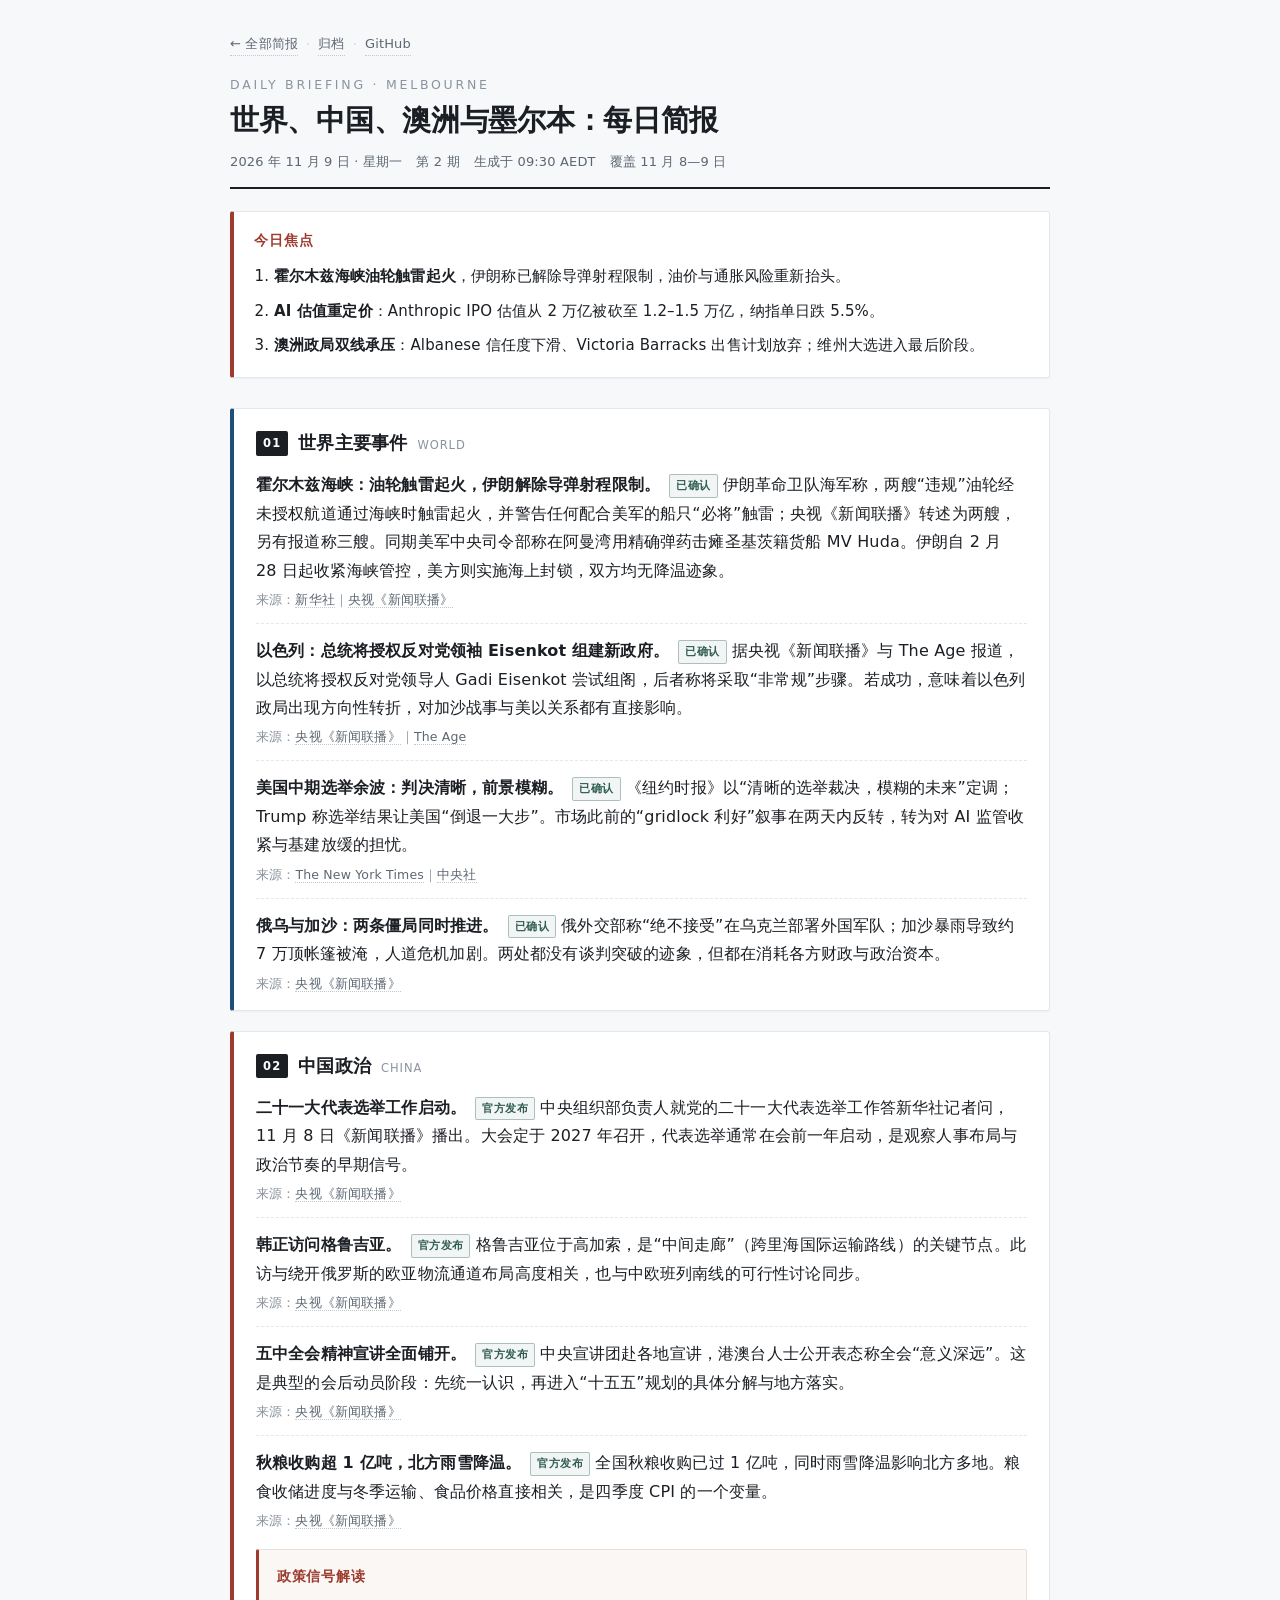
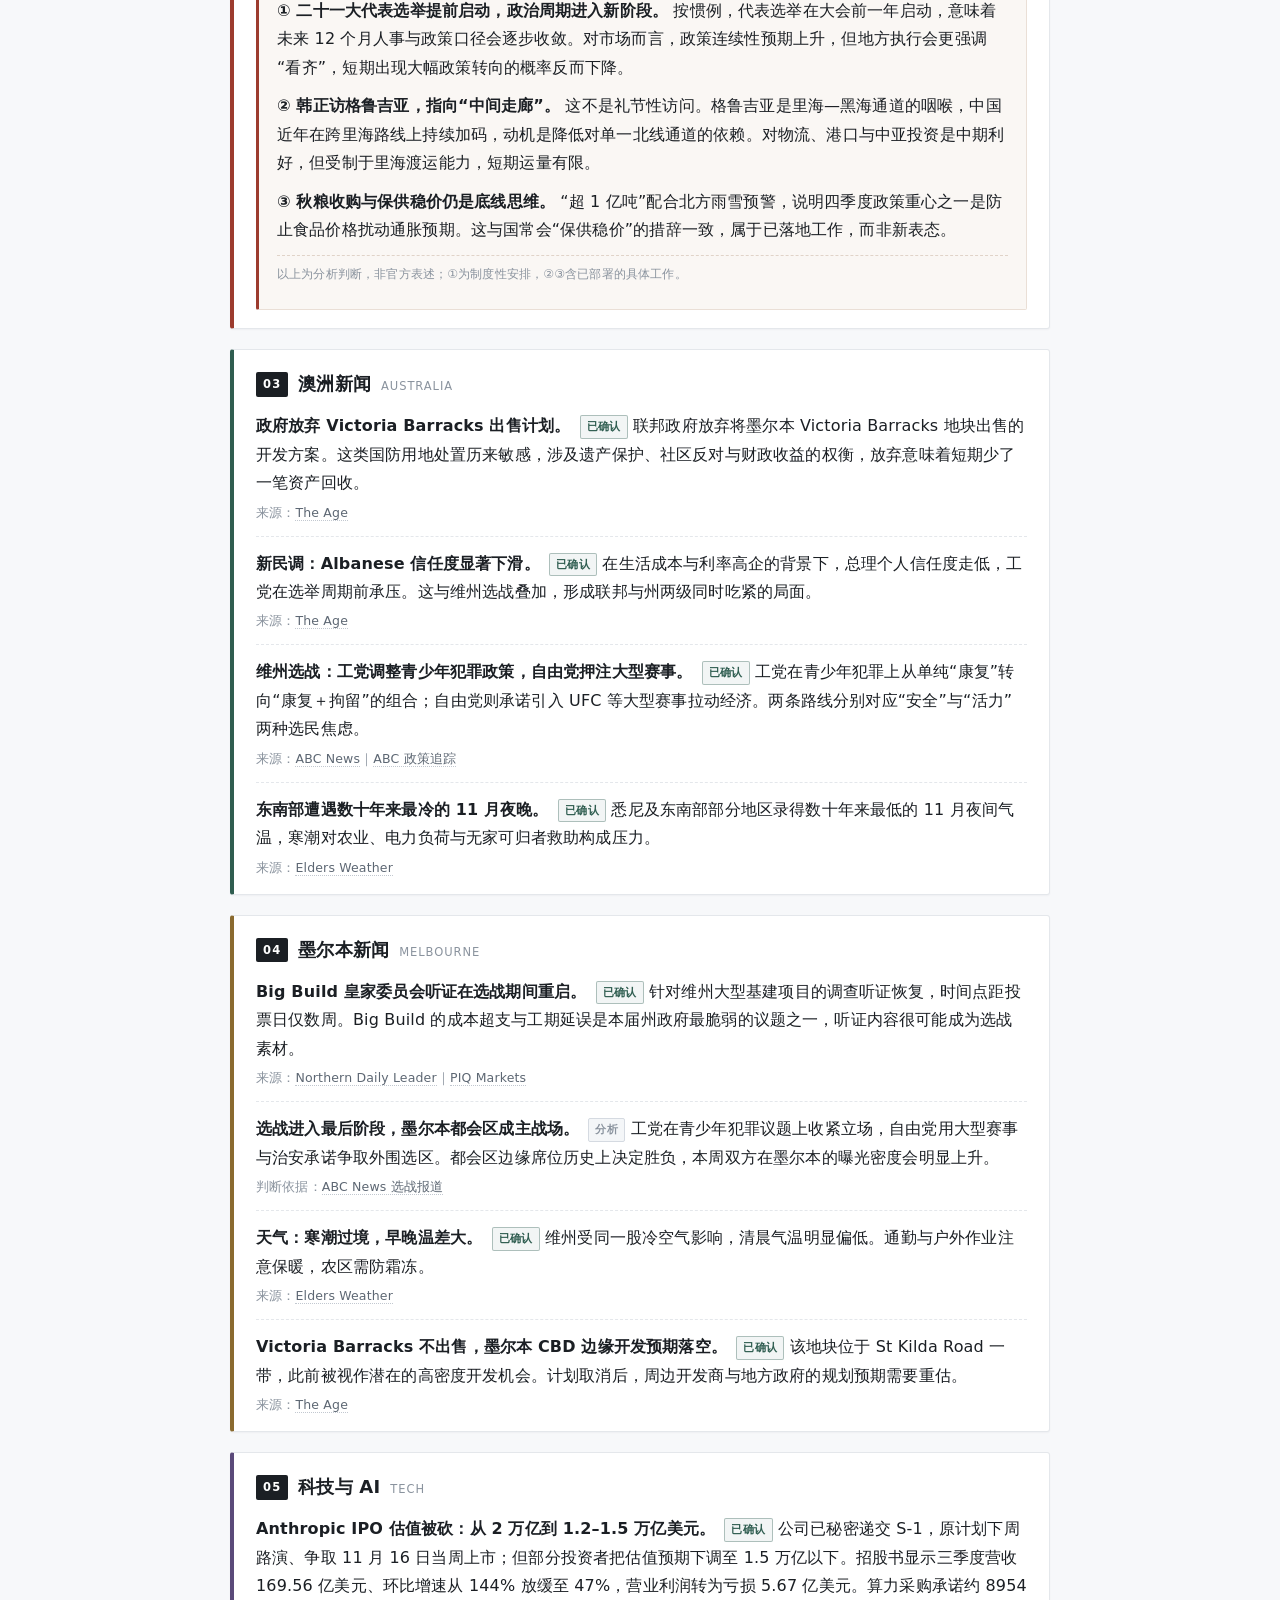
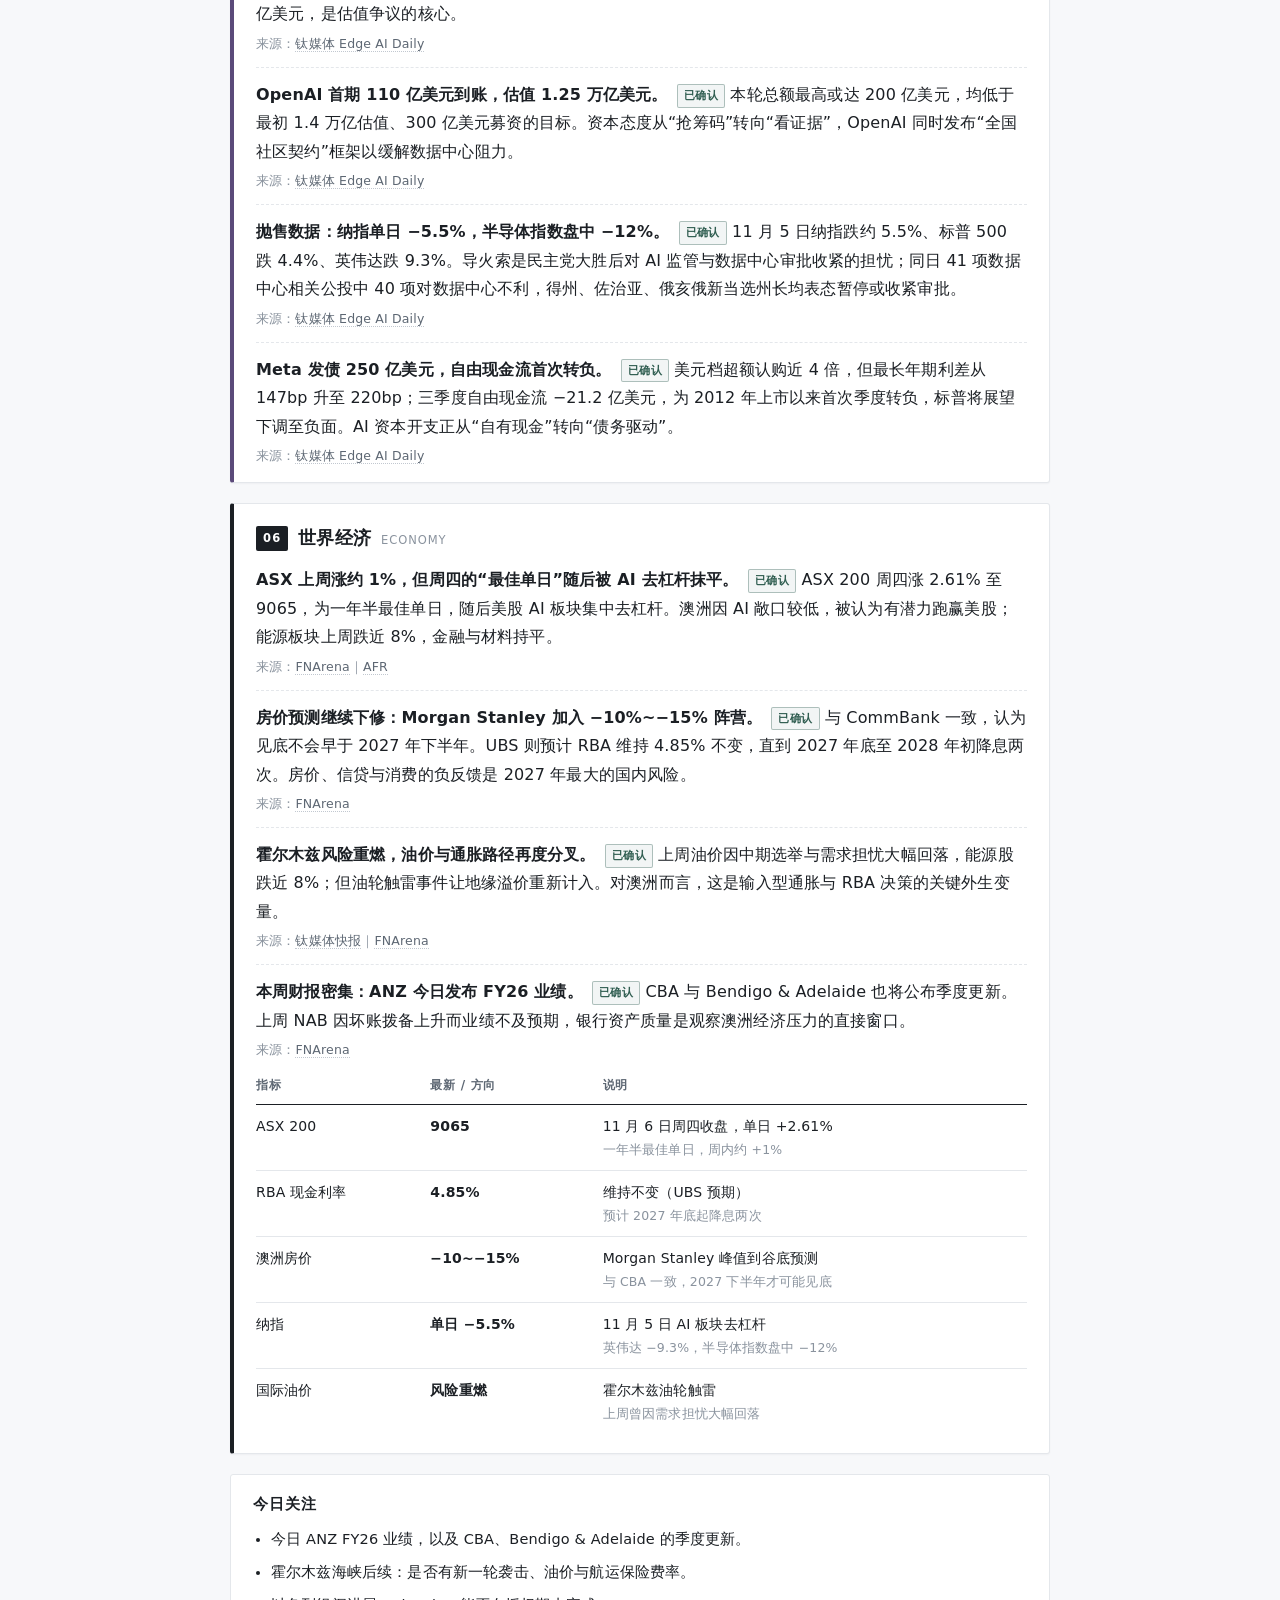
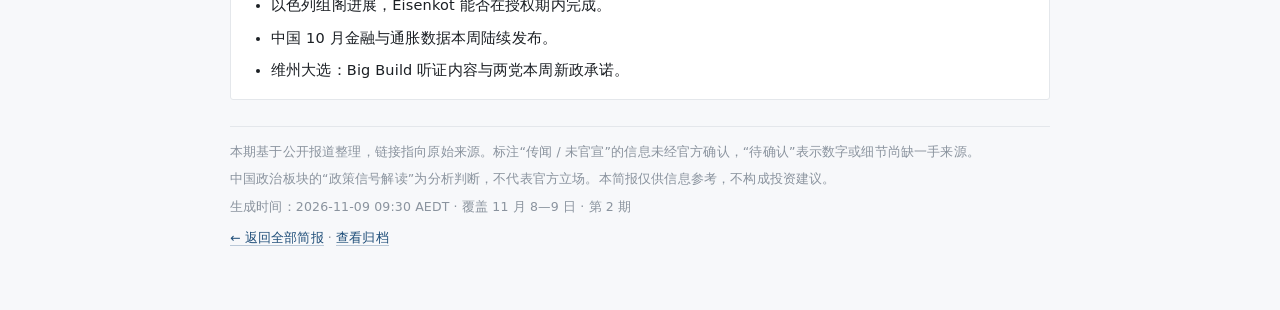
<file: 2026-11-09.html>
<!DOCTYPE html>
<html lang="zh-Hans">
<head>
<meta charset="utf-8">
<meta name="viewport" content="width=device-width, initial-scale=1">
<title>每日简报 · 2026年11月9日</title>
<meta name="dn:date" content="2026-11-09">
<meta name="dn:issue" content="2">
<meta name="dn:summary" content="霍尔木兹油轮触雷、AI 估值重定价、澳洲政局双线承压。">
<style>
  :root{
    --ink:#1b1f24; --muted:#5d6773; --faint:#8a939e;
    --line:#e4e7eb; --bg:#f7f8fa; --card:#ffffff;
    --blue:#1f4e79; --brick:#9c3b2e; --green:#2f5d50; --gold:#8a6a2f; --violet:#5b4a7a;
  }
  *{box-sizing:border-box}
  html{-webkit-text-size-adjust:100%}
  body{
    margin:0; padding:32px 18px 56px; background:var(--bg); color:var(--ink);
    font-family:system-ui,-apple-system,"PingFang SC","Hiragino Sans GB","Noto Sans SC","Microsoft YaHei",sans-serif;
    font-size:16px; line-height:1.78; letter-spacing:.01em;
  }
  .wrap{max-width:820px;margin:0 auto}
  a{color:var(--blue);text-decoration:none;border-bottom:1px solid rgba(31,78,121,.28)}
  a:hover{border-bottom-color:var(--blue)}

  /* ---------- 顶部导航 ---------- */
  .topnav{font-size:13px;color:var(--faint);margin:0 0 18px;display:flex;gap:8px;align-items:center}
  .topnav a{color:var(--muted);border-bottom:1px dotted #c2c8d0}
  .topnav .sep{color:#c9ced5}

  /* ---------- 页头 ---------- */
  header.top{border-bottom:2px solid var(--ink);padding-bottom:14px;margin-bottom:22px}
  .kicker{font-size:12.5px;letter-spacing:.22em;color:var(--faint);text-transform:uppercase;margin-bottom:6px}
  h1{font-size:29px;line-height:1.3;margin:0 0 10px;letter-spacing:-.01em}
  .meta{font-size:13px;color:var(--muted);display:flex;flex-wrap:wrap;gap:6px 14px}
  .meta span{white-space:nowrap}

  /* ---------- 今日焦点 ---------- */
  .focus{
    background:#fff;border:1px solid var(--line);border-left:4px solid var(--brick);
    border-radius:3px;padding:16px 20px 10px;margin:0 0 30px;
    box-shadow:0 1px 2px rgba(20,30,45,.04);
  }
  .focus h2{font-size:14px;margin:0 0 10px;color:var(--brick);letter-spacing:.08em}
  .focus ol{margin:0;padding-left:20px}
  .focus li{margin:0 0 8px;font-size:15px}
  .focus li b{font-weight:650}

  /* ---------- 区块卡片 ---------- */
  section.card{
    background:var(--card);border:1px solid var(--line);border-radius:3px;
    padding:18px 22px 14px;margin:0 0 20px;box-shadow:0 1px 2px rgba(20,30,45,.04);
    border-left:4px solid var(--line);
  }
  section.card.s1{border-left-color:var(--blue)}
  section.card.s2{border-left-color:var(--brick)}
  section.card.s3{border-left-color:var(--green)}
  section.card.s4{border-left-color:var(--gold)}
  section.card.s5{border-left-color:var(--violet)}
  section.card.s6{border-left-color:var(--ink)}
  h2.sec{
    font-size:18px;margin:0 0 12px;display:flex;align-items:baseline;gap:10px;
    letter-spacing:.01em;
  }
  h2.sec .num{
    font-size:11.5px;font-weight:600;letter-spacing:.1em;color:#fff;
    background:var(--ink);border-radius:2px;padding:2px 7px;position:relative;top:-2px;
  }
  h2.sec .en{font-size:11.5px;color:var(--faint);letter-spacing:.08em;font-weight:500}

  ul.news{list-style:none;margin:0;padding:0}
  ul.news>li{padding:0 0 13px;margin:0 0 13px;border-bottom:1px dashed var(--line)}
  ul.news>li:last-child{border-bottom:0;margin-bottom:0;padding-bottom:2px}
  ul.news .lead{font-weight:650;color:var(--ink)}
  .src{display:block;margin-top:5px;font-size:12.5px;color:var(--faint);line-height:1.6}
  .src a{color:var(--muted);border-bottom:1px dotted #c2c8d0}

  .tag{
    display:inline-block;font-size:11px;letter-spacing:.04em;padding:1px 6px;border-radius:2px;
    vertical-align:1px;margin-left:4px;font-weight:600;border:1px solid;
  }
  .tag.ok{color:var(--green);border-color:rgba(47,93,80,.35);background:rgba(47,93,80,.06)}
  .tag.rumor{color:var(--gold);border-color:rgba(138,106,47,.35);background:rgba(138,106,47,.07)}
  .tag.tbd{color:var(--faint);border-color:#d5dae1;background:#f4f6f8}

  /* ---------- 政策信号解读 ---------- */
  .signal{
    margin:16px 0 4px;padding:14px 18px;background:#faf7f4;
    border:1px solid #eadfd6;border-left:3px solid var(--brick);border-radius:2px;
  }
  .signal h3{font-size:14px;margin:0 0 8px;color:var(--brick);letter-spacing:.05em}
  .signal p{margin:0 0 9px;font-size:14.5px;color:#33383e}
  .signal p:last-of-type{margin-bottom:10px}
  .signal .note{font-size:12px;color:var(--faint);border-top:1px dashed #e0d3c8;padding-top:8px;margin:0}
  .sig-item{margin:0 0 10px}
  .sig-item .k{font-weight:650}

  /* ---------- 表格 ---------- */
  .tbl-wrap{overflow-x:auto;margin:6px 0 4px;-webkit-overflow-scrolling:touch}
  table{border-collapse:collapse;width:100%;font-size:14px;min-width:520px}
  thead th{
    text-align:left;font-size:12px;letter-spacing:.06em;color:var(--muted);font-weight:600;
    border-bottom:1.5px solid var(--ink);padding:7px 10px 7px 0;white-space:nowrap;
  }
  tbody td{border-bottom:1px solid var(--line);padding:9px 10px 9px 0;vertical-align:top}
  tbody tr:last-child td{border-bottom:0}
  td.num{font-variant-numeric:tabular-nums;white-space:nowrap;font-weight:600}
  td .sub{display:block;font-weight:400;font-size:12.5px;color:var(--faint)}

  /* ---------- 今日关注 ---------- */
  .watch{background:#fff;border:1px solid var(--line);border-radius:3px;padding:16px 22px 8px;margin:0 0 26px}
  .watch h2{font-size:15px;margin:0 0 10px;letter-spacing:.06em;color:var(--ink)}
  .watch ul{margin:0;padding-left:18px}
  .watch li{margin:0 0 7px;font-size:14.5px}

  footer{border-top:1px solid var(--line);padding-top:14px;font-size:12.5px;color:var(--faint);line-height:1.7}
  footer p{margin:0 0 6px}

  @media (max-width:600px){
    body{padding:20px 12px 40px;font-size:15.5px}
    h1{font-size:23px}
    section.card{padding:15px 16px 12px}
    .focus{padding:14px 16px 8px}
    .tbl-wrap{margin-left:-4px;margin-right:-4px}
  }
  @media print{
    body{background:#fff;padding:0;font-size:11pt}
    section.card,.focus,.watch{box-shadow:none;break-inside:avoid}
    a{color:#000;border-bottom:0}
    .tbl-wrap{overflow:visible}
  }
</style>
</head>
<body>
<div class="wrap">

  <nav class="topnav"><a href="./index.html">← 全部简报</a><span class="sep">·</span><a href="./archive.html">归档</a><span class="sep">·</span><a href="https://github.com/RuntaoZhuge/daily-news" target="_blank" rel="noopener">GitHub</a></nav>

  <header class="top">
    <div class="kicker">Daily Briefing · Melbourne</div>
    <h1>世界、中国、澳洲与墨尔本：每日简报</h1>
    <div class="meta">
      <span>2026 年 11 月 9 日 · 星期一</span>
      <span>第 2 期</span>
      <span>生成于 09:30 AEDT</span>
      <span>覆盖 11 月 8—9 日</span>
    </div>
  </header>

  <div class="focus">
    <h2>今日焦点</h2>
    <ol>
      <li><b>霍尔木兹海峡油轮触雷起火</b>，伊朗称已解除导弹射程限制，油价与通胀风险重新抬头。</li>
      <li><b>AI 估值重定价</b>：Anthropic IPO 估值从 2 万亿被砍至 1.2–1.5 万亿，纳指单日跌 5.5%。</li>
      <li><b>澳洲政局双线承压</b>：Albanese 信任度下滑、Victoria Barracks 出售计划放弃；维州大选进入最后阶段。</li>
    </ol>
  </div>

  <!-- 1 世界 -->
  <section class="card s1">
    <h2 class="sec"><span class="num">01</span>世界主要事件<span class="en">WORLD</span></h2>
    <ul class="news">
      <li>
        <span class="lead">霍尔木兹海峡：油轮触雷起火，伊朗解除导弹射程限制。</span>
        <span class="tag ok">已确认</span>
        伊朗革命卫队海军称，两艘“违规”油轮经未授权航道通过海峡时触雷起火，并警告任何配合美军的船只“必将”触雷；央视《新闻联播》转述为两艘，另有报道称三艘。同期美军中央司令部称在阿曼湾用精确弹药击瘫圣基茨籍货船 MV Huda。伊朗自 2 月 28 日起收紧海峡管控，美方则实施海上封锁，双方均无降温迹象。
        <span class="src">来源：<a href="http://arabic.news.cn/20261108/42416acc1462404488794064d01fcc0c/c.html" target="_blank" rel="noopener">新华社</a>｜<a href="https://www.tmtpost.com/nictation/8197741.html" target="_blank" rel="noopener">央视《新闻联播》</a></span>
      </li>
      <li>
        <span class="lead">以色列：总统将授权反对党领袖 Eisenkot 组建新政府。</span>
        <span class="tag ok">已确认</span>
        据央视《新闻联播》与 The Age 报道，以总统将授权反对党领导人 Gadi Eisenkot 尝试组阁，后者称将采取“非常规”步骤。若成功，意味着以色列政局出现方向性转折，对加沙战事与美以关系都有直接影响。
        <span class="src">来源：<a href="https://www.tmtpost.com/nictation/8197741.html" target="_blank" rel="noopener">央视《新闻联播》</a>｜<a href="https://www.theage.com.au/national/australia-news-live-government-abandons-victoria-barracks-sell-off-trust-in-albanese-plummets-new-polling-shows-netanyahu-rival-to-take-unconventional-approach-to-forming-government-20261109-p61cg8.html" target="_blank" rel="noopener">The Age</a></span>
      </li>
      <li>
        <span class="lead">美国中期选举余波：判决清晰，前景模糊。</span>
        <span class="tag ok">已确认</span>
        《纽约时报》以“清晰的选举裁决，模糊的未来”定调；Trump 称选举结果让美国“倒退一大步”。市场此前的“gridlock 利好”叙事在两天内反转，转为对 AI 监管收紧与基建放缓的担忧。
        <span class="src">来源：<a href="https://www.nytimes.com/2026/11/08/us/politics/for-trump-and-america-a-clear-election-verdict-leaves-a-murky-future.html" target="_blank" rel="noopener">The New York Times</a>｜<a href="https://www.cna.com.tw/news/aopl/202611080194.aspx" target="_blank" rel="noopener">中央社</a></span>
      </li>
      <li>
        <span class="lead">俄乌与加沙：两条僵局同时推进。</span>
        <span class="tag ok">已确认</span>
        俄外交部称“绝不接受”在乌克兰部署外国军队；加沙暴雨导致约 7 万顶帐篷被淹，人道危机加剧。两处都没有谈判突破的迹象，但都在消耗各方财政与政治资本。
        <span class="src">来源：<a href="https://www.tmtpost.com/nictation/8197741.html" target="_blank" rel="noopener">央视《新闻联播》</a></span>
      </li>
    </ul>
  </section>

  <!-- 2 中国 -->
  <section class="card s2">
    <h2 class="sec"><span class="num">02</span>中国政治<span class="en">CHINA</span></h2>
    <ul class="news">
      <li>
        <span class="lead">二十一大代表选举工作启动。</span>
        <span class="tag ok">官方发布</span>
        中央组织部负责人就党的二十一大代表选举工作答新华社记者问，11 月 8 日《新闻联播》播出。大会定于 2027 年召开，代表选举通常在会前一年启动，是观察人事布局与政治节奏的早期信号。
        <span class="src">来源：<a href="https://www.tmtpost.com/nictation/8197741.html" target="_blank" rel="noopener">央视《新闻联播》</a></span>
      </li>
      <li>
        <span class="lead">韩正访问格鲁吉亚。</span>
        <span class="tag ok">官方发布</span>
        格鲁吉亚位于高加索，是“中间走廊”（跨里海国际运输路线）的关键节点。此访与绕开俄罗斯的欧亚物流通道布局高度相关，也与中欧班列南线的可行性讨论同步。
        <span class="src">来源：<a href="https://www.tmtpost.com/nictation/8197741.html" target="_blank" rel="noopener">央视《新闻联播》</a></span>
      </li>
      <li>
        <span class="lead">五中全会精神宣讲全面铺开。</span>
        <span class="tag ok">官方发布</span>
        中央宣讲团赴各地宣讲，港澳台人士公开表态称全会“意义深远”。这是典型的会后动员阶段：先统一认识，再进入“十五五”规划的具体分解与地方落实。
        <span class="src">来源：<a href="https://www.tmtpost.com/nictation/8197741.html" target="_blank" rel="noopener">央视《新闻联播》</a></span>
      </li>
      <li>
        <span class="lead">秋粮收购超 1 亿吨，北方雨雪降温。</span>
        <span class="tag ok">官方发布</span>
        全国秋粮收购已过 1 亿吨，同时雨雪降温影响北方多地。粮食收储进度与冬季运输、食品价格直接相关，是四季度 CPI 的一个变量。
        <span class="src">来源：<a href="https://www.tmtpost.com/nictation/8197741.html" target="_blank" rel="noopener">央视《新闻联播》</a></span>
      </li>
    </ul>

    <div class="signal">
      <h3>政策信号解读</h3>
      <div class="sig-item">
        <span class="k">① 二十一大代表选举提前启动，政治周期进入新阶段。</span>
        按惯例，代表选举在大会前一年启动，意味着未来 12 个月人事与政策口径会逐步收敛。对市场而言，政策连续性预期上升，但地方执行会更强调“看齐”，短期出现大幅政策转向的概率反而下降。
      </div>
      <div class="sig-item">
        <span class="k">② 韩正访格鲁吉亚，指向“中间走廊”。</span>
        这不是礼节性访问。格鲁吉亚是里海—黑海通道的咽喉，中国近年在跨里海路线上持续加码，动机是降低对单一北线通道的依赖。对物流、港口与中亚投资是中期利好，但受制于里海渡运能力，短期运量有限。
      </div>
      <div class="sig-item">
        <span class="k">③ 秋粮收购与保供稳价仍是底线思维。</span>
        “超 1 亿吨”配合北方雨雪预警，说明四季度政策重心之一是防止食品价格扰动通胀预期。这与国常会“保供稳价”的措辞一致，属于已落地工作，而非新表态。
      </div>
      <p class="note">以上为分析判断，非官方表述；①为制度性安排，②③含已部署的具体工作。</p>
    </div>
  </section>

  <!-- 3 澳洲 -->
  <section class="card s3">
    <h2 class="sec"><span class="num">03</span>澳洲新闻<span class="en">AUSTRALIA</span></h2>
    <ul class="news">
      <li>
        <span class="lead">政府放弃 Victoria Barracks 出售计划。</span>
        <span class="tag ok">已确认</span>
        联邦政府放弃将墨尔本 Victoria Barracks 地块出售的开发方案。这类国防用地处置历来敏感，涉及遗产保护、社区反对与财政收益的权衡，放弃意味着短期少了一笔资产回收。
        <span class="src">来源：<a href="https://www.theage.com.au/national/australia-news-live-government-abandons-victoria-barracks-sell-off-trust-in-albanese-plummets-new-polling-shows-netanyahu-rival-to-take-unconventional-approach-to-forming-government-20261109-p61cg8.html" target="_blank" rel="noopener">The Age</a></span>
      </li>
      <li>
        <span class="lead">新民调：Albanese 信任度显著下滑。</span>
        <span class="tag ok">已确认</span>
        在生活成本与利率高企的背景下，总理个人信任度走低，工党在选举周期前承压。这与维州选战叠加，形成联邦与州两级同时吃紧的局面。
        <span class="src">来源：<a href="https://www.theage.com.au/national/australia-news-live-government-abandons-victoria-barracks-sell-off-trust-in-albanese-plummets-new-polling-shows-netanyahu-rival-to-take-unconventional-approach-to-forming-government-20261109-p61cg8.html" target="_blank" rel="noopener">The Age</a></span>
      </li>
      <li>
        <span class="lead">维州选战：工党调整青少年犯罪政策，自由党押注大型赛事。</span>
        <span class="tag ok">已确认</span>
        工党在青少年犯罪上从单纯“康复”转向“康复＋拘留”的组合；自由党则承诺引入 UFC 等大型赛事拉动经济。两条路线分别对应“安全”与“活力”两种选民焦虑。
        <span class="src">来源：<a href="https://www.abc.net.au/news/2026-11-08/labor-youth-rehabilitation-detention-liberal-major-events/107359596" target="_blank" rel="noopener">ABC News</a>｜<a href="https://www.abc.net.au/newsapp/2026-11-04/victoria-2026-election-policy-promise-tracker/107247200" target="_blank" rel="noopener">ABC 政策追踪</a></span>
      </li>
      <li>
        <span class="lead">东南部遭遇数十年来最冷的 11 月夜晚。</span>
        <span class="tag ok">已确认</span>
        悉尼及东南部部分地区录得数十年来最低的 11 月夜间气温，寒潮对农业、电力负荷与无家可归者救助构成压力。
        <span class="src">来源：<a href="https://eldersweather.com.au/news/coldest-november-nights-in-decades-for-sydney-and-parts-of-southeast/1891645" target="_blank" rel="noopener">Elders Weather</a></span>
      </li>
    </ul>
  </section>

  <!-- 4 墨尔本 -->
  <section class="card s4">
    <h2 class="sec"><span class="num">04</span>墨尔本新闻<span class="en">MELBOURNE</span></h2>
    <ul class="news">
      <li>
        <span class="lead">Big Build 皇家委员会听证在选战期间重启。</span>
        <span class="tag ok">已确认</span>
        针对维州大型基建项目的调查听证恢复，时间点距投票日仅数周。Big Build 的成本超支与工期延误是本届州政府最脆弱的议题之一，听证内容很可能成为选战素材。
        <span class="src">来源：<a href="https://www.northerndailyleader.com.au/story/9387833/big-build-inquiry-resumes-weeks-before-election-day/" target="_blank" rel="noopener">Northern Daily Leader</a>｜<a href="https://piqmarkets.com/story/victoria-royal-commission-into-big-build-opens-hearings-during-election-campaign" target="_blank" rel="noopener">PIQ Markets</a></span>
      </li>
      <li>
        <span class="lead">选战进入最后阶段，墨尔本都会区成主战场。</span>
        <span class="tag tbd">分析</span>
        工党在青少年犯罪议题上收紧立场，自由党用大型赛事与治安承诺争取外围选区。都会区边缘席位历史上决定胜负，本周双方在墨尔本的曝光密度会明显上升。
        <span class="src">判断依据：<a href="https://www.abc.net.au/news/2026-11-08/labor-youth-rehabilitation-detention-liberal-major-events/107359596" target="_blank" rel="noopener">ABC News 选战报道</a></span>
      </li>
      <li>
        <span class="lead">天气：寒潮过境，早晚温差大。</span>
        <span class="tag ok">已确认</span>
        维州受同一股冷空气影响，清晨气温明显偏低。通勤与户外作业注意保暖，农区需防霜冻。
        <span class="src">来源：<a href="https://eldersweather.com.au/news/coldest-november-nights-in-decades-for-sydney-and-parts-of-southeast/1891645" target="_blank" rel="noopener">Elders Weather</a></span>
      </li>
      <li>
        <span class="lead">Victoria Barracks 不出售，墨尔本 CBD 边缘开发预期落空。</span>
        <span class="tag ok">已确认</span>
        该地块位于 St Kilda Road 一带，此前被视作潜在的高密度开发机会。计划取消后，周边开发商与地方政府的规划预期需要重估。
        <span class="src">来源：<a href="https://www.theage.com.au/national/australia-news-live-government-abandons-victoria-barracks-sell-off-trust-in-albanese-plummets-new-polling-shows-netanyahu-rival-to-take-unconventional-approach-to-forming-government-20261109-p61cg8.html" target="_blank" rel="noopener">The Age</a></span>
      </li>
    </ul>
  </section>

  <!-- 5 科技 -->
  <section class="card s5">
    <h2 class="sec"><span class="num">05</span>科技与 AI<span class="en">TECH</span></h2>
    <ul class="news">
      <li>
        <span class="lead">Anthropic IPO 估值被砍：从 2 万亿到 1.2–1.5 万亿美元。</span>
        <span class="tag ok">已确认</span>
        公司已秘密递交 S-1，原计划下周路演、争取 11 月 16 日当周上市；但部分投资者把估值预期下调至 1.5 万亿以下。招股书显示三季度营收 169.56 亿美元、环比增速从 144% 放缓至 47%，营业利润转为亏损 5.67 亿美元。算力采购承诺约 8954 亿美元，是估值争议的核心。
        <span class="src">来源：<a href="https://www.tmtpost.com/8197405.html" target="_blank" rel="noopener">钛媒体 Edge AI Daily</a></span>
      </li>
      <li>
        <span class="lead">OpenAI 首期 110 亿美元到账，估值 1.25 万亿美元。</span>
        <span class="tag ok">已确认</span>
        本轮总额最高或达 200 亿美元，均低于最初 1.4 万亿估值、300 亿美元募资的目标。资本态度从“抢筹码”转向“看证据”，OpenAI 同时发布“全国社区契约”框架以缓解数据中心阻力。
        <span class="src">来源：<a href="https://www.tmtpost.com/8197405.html" target="_blank" rel="noopener">钛媒体 Edge AI Daily</a></span>
      </li>
      <li>
        <span class="lead">抛售数据：纳指单日 −5.5%，半导体指数盘中 −12%。</span>
        <span class="tag ok">已确认</span>
        11 月 5 日纳指跌约 5.5%、标普 500 跌 4.4%、英伟达跌 9.3%。导火索是民主党大胜后对 AI 监管与数据中心审批收紧的担忧；同日 41 项数据中心相关公投中 40 项对数据中心不利，得州、佐治亚、俄亥俄新当选州长均表态暂停或收紧审批。
        <span class="src">来源：<a href="https://www.tmtpost.com/8197405.html" target="_blank" rel="noopener">钛媒体 Edge AI Daily</a></span>
      </li>
      <li>
        <span class="lead">Meta 发债 250 亿美元，自由现金流首次转负。</span>
        <span class="tag ok">已确认</span>
        美元档超额认购近 4 倍，但最长年期利差从 147bp 升至 220bp；三季度自由现金流 −21.2 亿美元，为 2012 年上市以来首次季度转负，标普将展望下调至负面。AI 资本开支正从“自有现金”转向“债务驱动”。
        <span class="src">来源：<a href="https://www.tmtpost.com/8197405.html" target="_blank" rel="noopener">钛媒体 Edge AI Daily</a></span>
      </li>
    </ul>
  </section>

  <!-- 6 经济 -->
  <section class="card s6">
    <h2 class="sec"><span class="num">06</span>世界经济<span class="en">ECONOMY</span></h2>
    <ul class="news">
      <li>
        <span class="lead">ASX 上周涨约 1%，但周四的“最佳单日”随后被 AI 去杠杆抹平。</span>
        <span class="tag ok">已确认</span>
        ASX 200 周四涨 2.61% 至 9065，为一年半最佳单日，随后美股 AI 板块集中去杠杆。澳洲因 AI 敞口较低，被认为有潜力跑赢美股；能源板块上周跌近 8%，金融与材料持平。
        <span class="src">来源：<a href="https://fnarena.com/2026/11/06/next-week-at-a-glance-9-13-nov-2026/" target="_blank" rel="noopener">FNArena</a>｜<a href="https://www.afr.com/markets/equity-markets/shell-shocked-investors-seek-shelter-in-asx-as-ai-trade-unwinds-20261108-p61c81" target="_blank" rel="noopener">AFR</a></span>
      </li>
      <li>
        <span class="lead">房价预测继续下修：Morgan Stanley 加入 −10%~−15% 阵营。</span>
        <span class="tag ok">已确认</span>
        与 CommBank 一致，认为见底不会早于 2027 年下半年。UBS 则预计 RBA 维持 4.85% 不变，直到 2027 年底至 2028 年初降息两次。房价、信贷与消费的负反馈是 2027 年最大的国内风险。
        <span class="src">来源：<a href="https://fnarena.com/2026/11/06/next-week-at-a-glance-9-13-nov-2026/" target="_blank" rel="noopener">FNArena</a></span>
      </li>
      <li>
        <span class="lead">霍尔木兹风险重燃，油价与通胀路径再度分叉。</span>
        <span class="tag ok">已确认</span>
        上周油价因中期选举与需求担忧大幅回落，能源股跌近 8%；但油轮触雷事件让地缘溢价重新计入。对澳洲而言，这是输入型通胀与 RBA 决策的关键外生变量。
        <span class="src">来源：<a href="https://www.tmtpost.com/nictation/8197705.html" target="_blank" rel="noopener">钛媒体快报</a>｜<a href="https://fnarena.com/2026/11/06/next-week-at-a-glance-9-13-nov-2026/" target="_blank" rel="noopener">FNArena</a></span>
      </li>
      <li>
        <span class="lead">本周财报密集：ANZ 今日发布 FY26 业绩。</span>
        <span class="tag ok">已确认</span>
        CBA 与 Bendigo &amp; Adelaide 也将公布季度更新。上周 NAB 因坏账拨备上升而业绩不及预期，银行资产质量是观察澳洲经济压力的直接窗口。
        <span class="src">来源：<a href="https://fnarena.com/2026/11/06/next-week-at-a-glance-9-13-nov-2026/" target="_blank" rel="noopener">FNArena</a></span>
      </li>
    </ul>

    <div class="tbl-wrap">
      <table>
        <thead>
          <tr><th>指标</th><th>最新 / 方向</th><th>说明</th></tr>
        </thead>
        <tbody>
          <tr>
            <td>ASX 200</td>
            <td class="num">9065</td>
            <td>11 月 6 日周四收盘，单日 +2.61%<span class="sub">一年半最佳单日，周内约 +1%</span></td>
          </tr>
          <tr>
            <td>RBA 现金利率</td>
            <td class="num">4.85%</td>
            <td>维持不变（UBS 预期）<span class="sub">预计 2027 年底起降息两次</span></td>
          </tr>
          <tr>
            <td>澳洲房价</td>
            <td class="num">−10~−15%</td>
            <td>Morgan Stanley 峰值到谷底预测<span class="sub">与 CBA 一致，2027 下半年才可能见底</span></td>
          </tr>
          <tr>
            <td>纳指</td>
            <td class="num">单日 −5.5%</td>
            <td>11 月 5 日 AI 板块去杠杆<span class="sub">英伟达 −9.3%，半导体指数盘中 −12%</span></td>
          </tr>
          <tr>
            <td>国际油价</td>
            <td class="num">风险重燃</td>
            <td>霍尔木兹油轮触雷<span class="sub">上周曾因需求担忧大幅回落</span></td>
          </tr>
        </tbody>
      </table>
    </div>
  </section>

  <div class="watch">
    <h2>今日关注</h2>
    <ul>
      <li>今日 ANZ FY26 业绩，以及 CBA、Bendigo &amp; Adelaide 的季度更新。</li>
      <li>霍尔木兹海峡后续：是否有新一轮袭击、油价与航运保险费率。</li>
      <li>以色列组阁进展，Eisenkot 能否在授权期内完成。</li>
      <li>中国 10 月金融与通胀数据本周陆续发布。</li>
      <li>维州大选：Big Build 听证内容与两党本周新政承诺。</li>
    </ul>
  </div>

  <footer>
    <p>本期基于公开报道整理，链接指向原始来源。标注“传闻 / 未官宣”的信息未经官方确认，“待确认”表示数字或细节尚缺一手来源。</p>
    <p>中国政治板块的“政策信号解读”为分析判断，不代表官方立场。本简报仅供信息参考，不构成投资建议。</p>
    <p>生成时间：2026-11-09 09:30 AEDT · 覆盖 11 月 8—9 日 · 第 2 期</p>
    <p style="margin-top:10px"><a href="./index.html">← 返回全部简报</a> · <a href="./archive.html">查看归档</a></p>
  </footer>

</div>
</body>
</html>
</file>
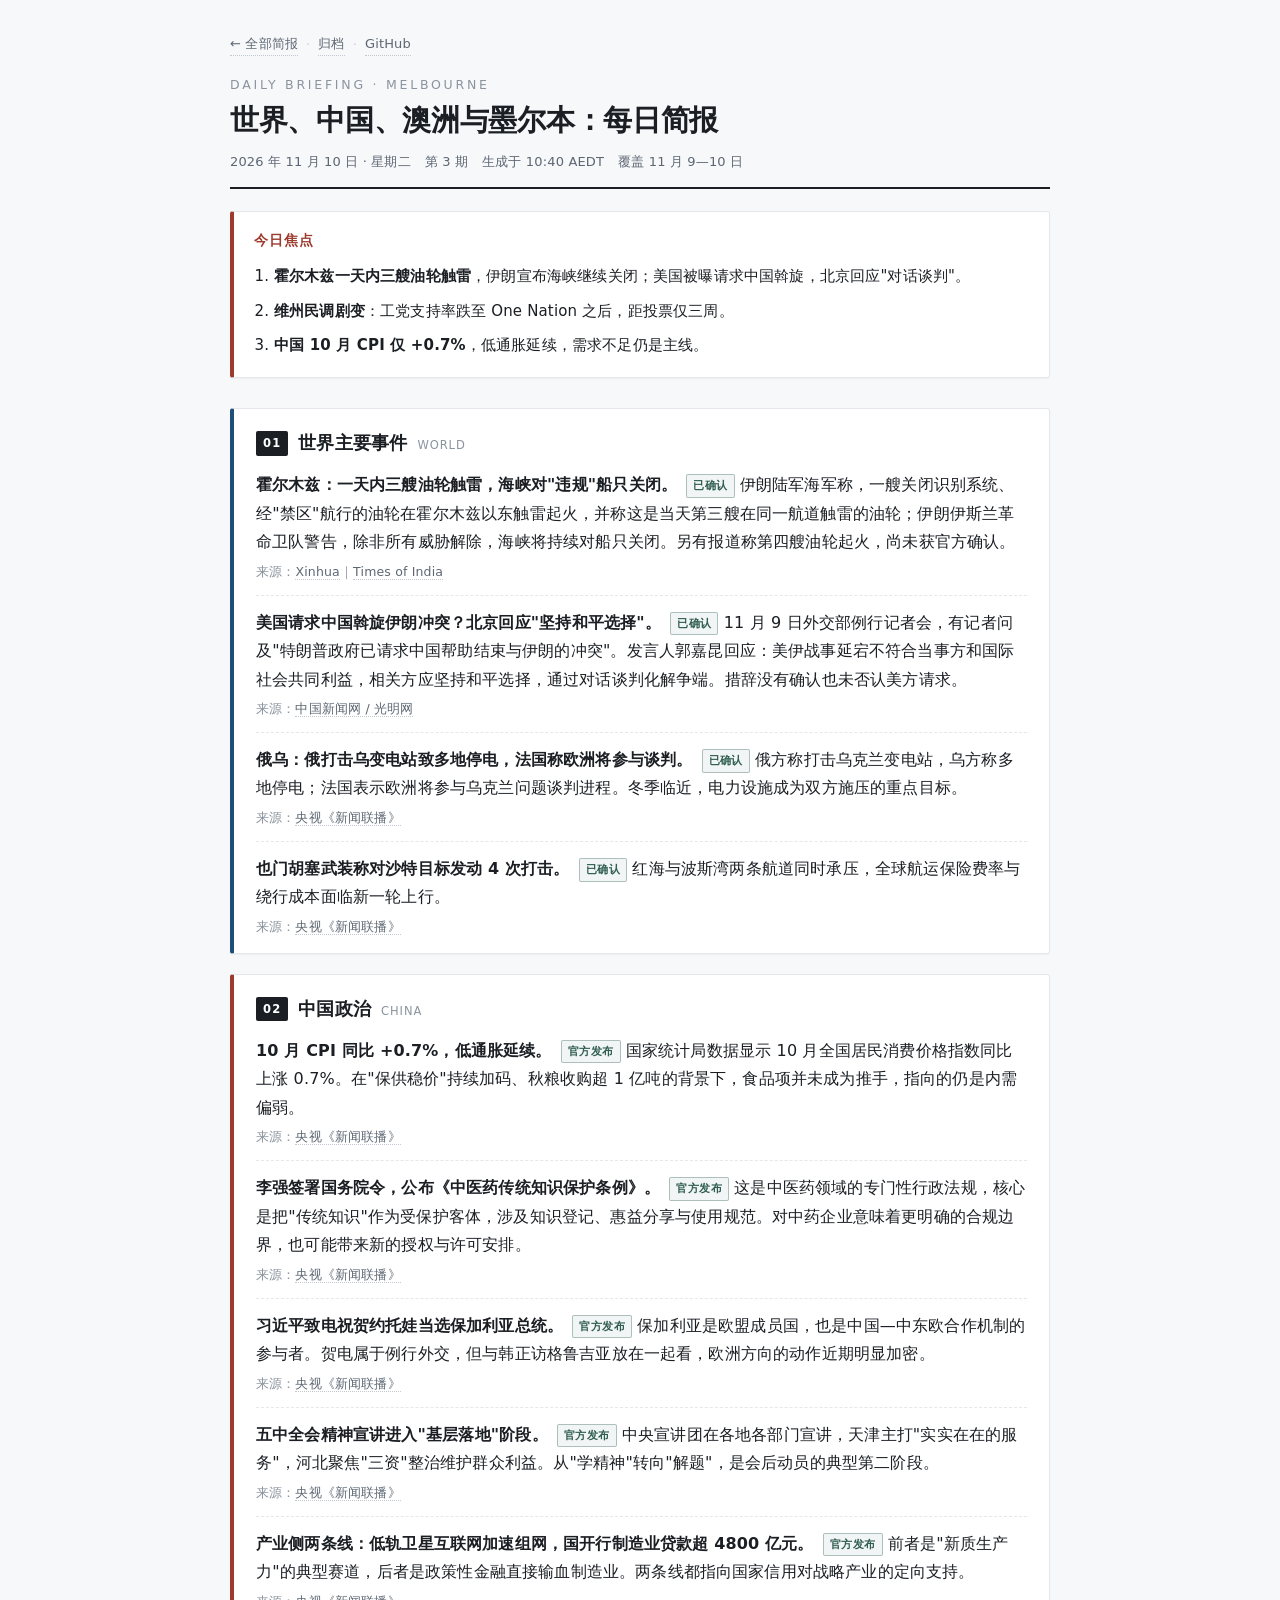
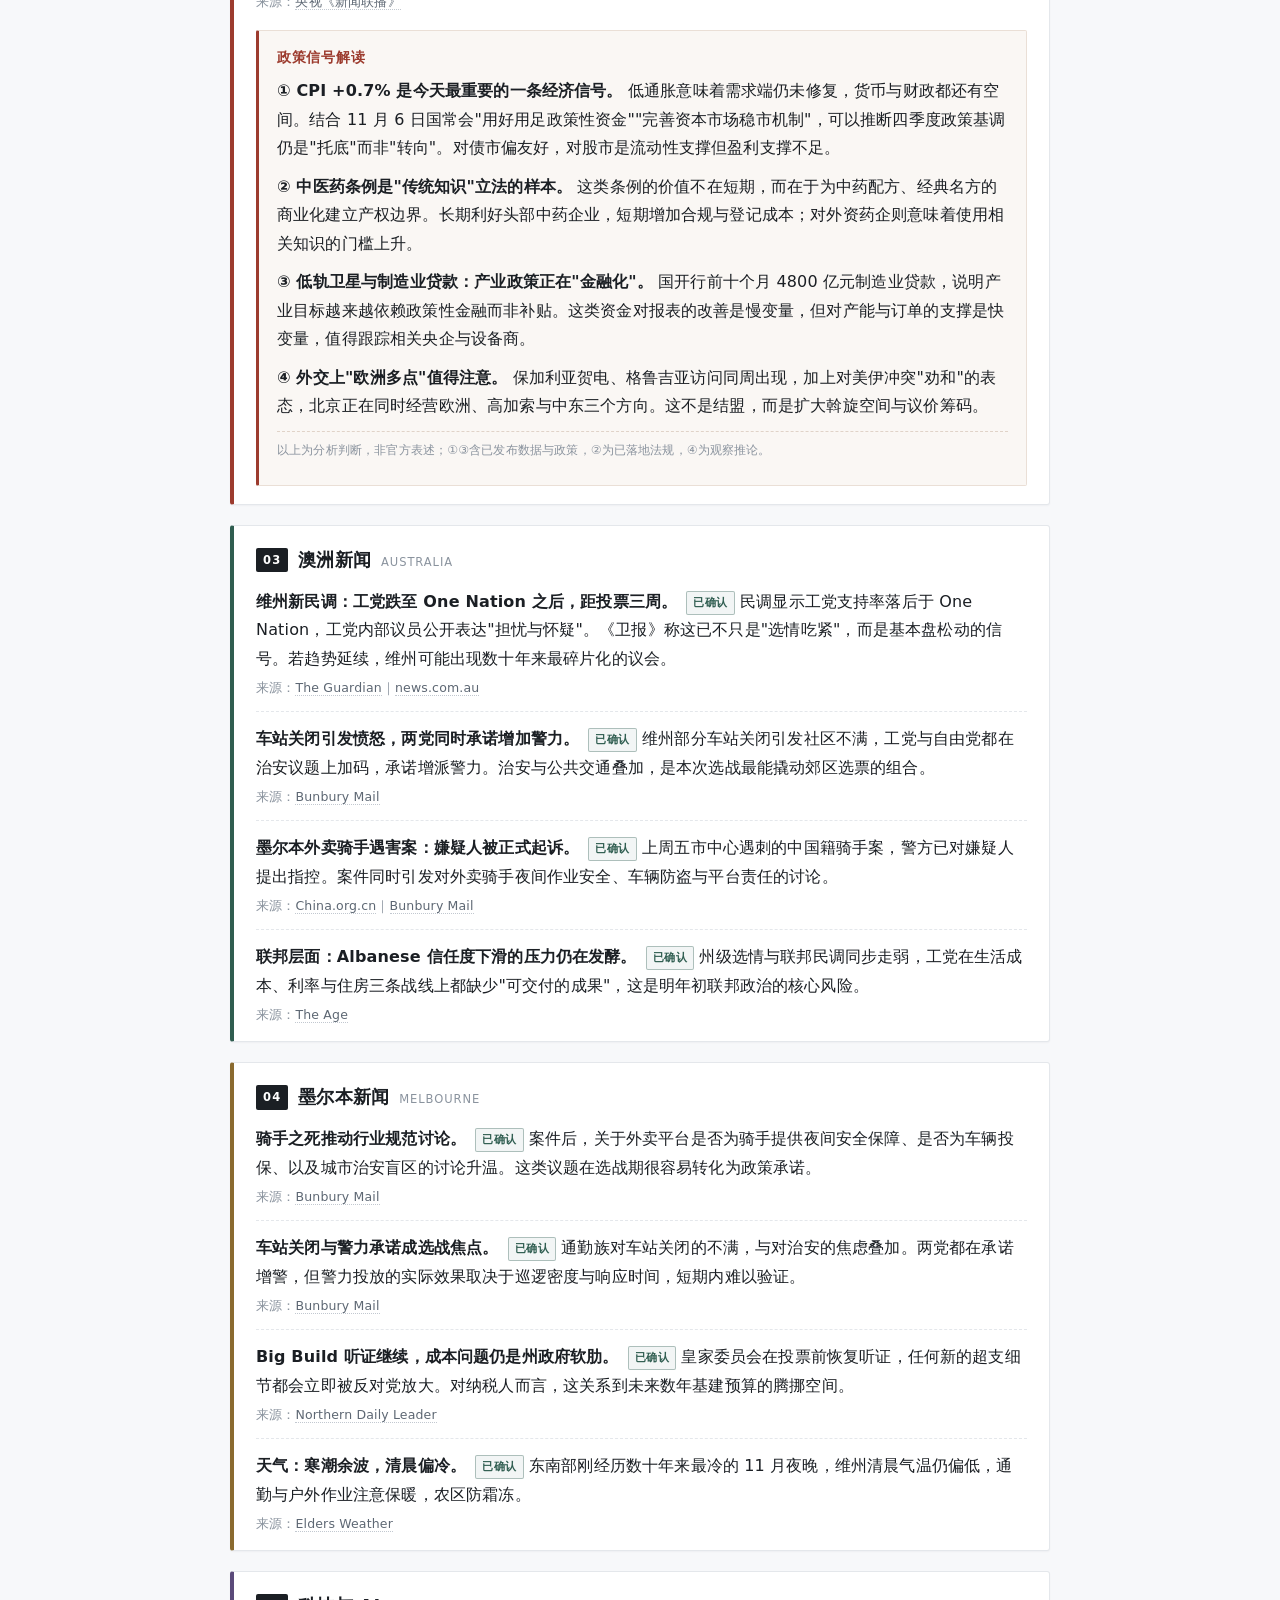
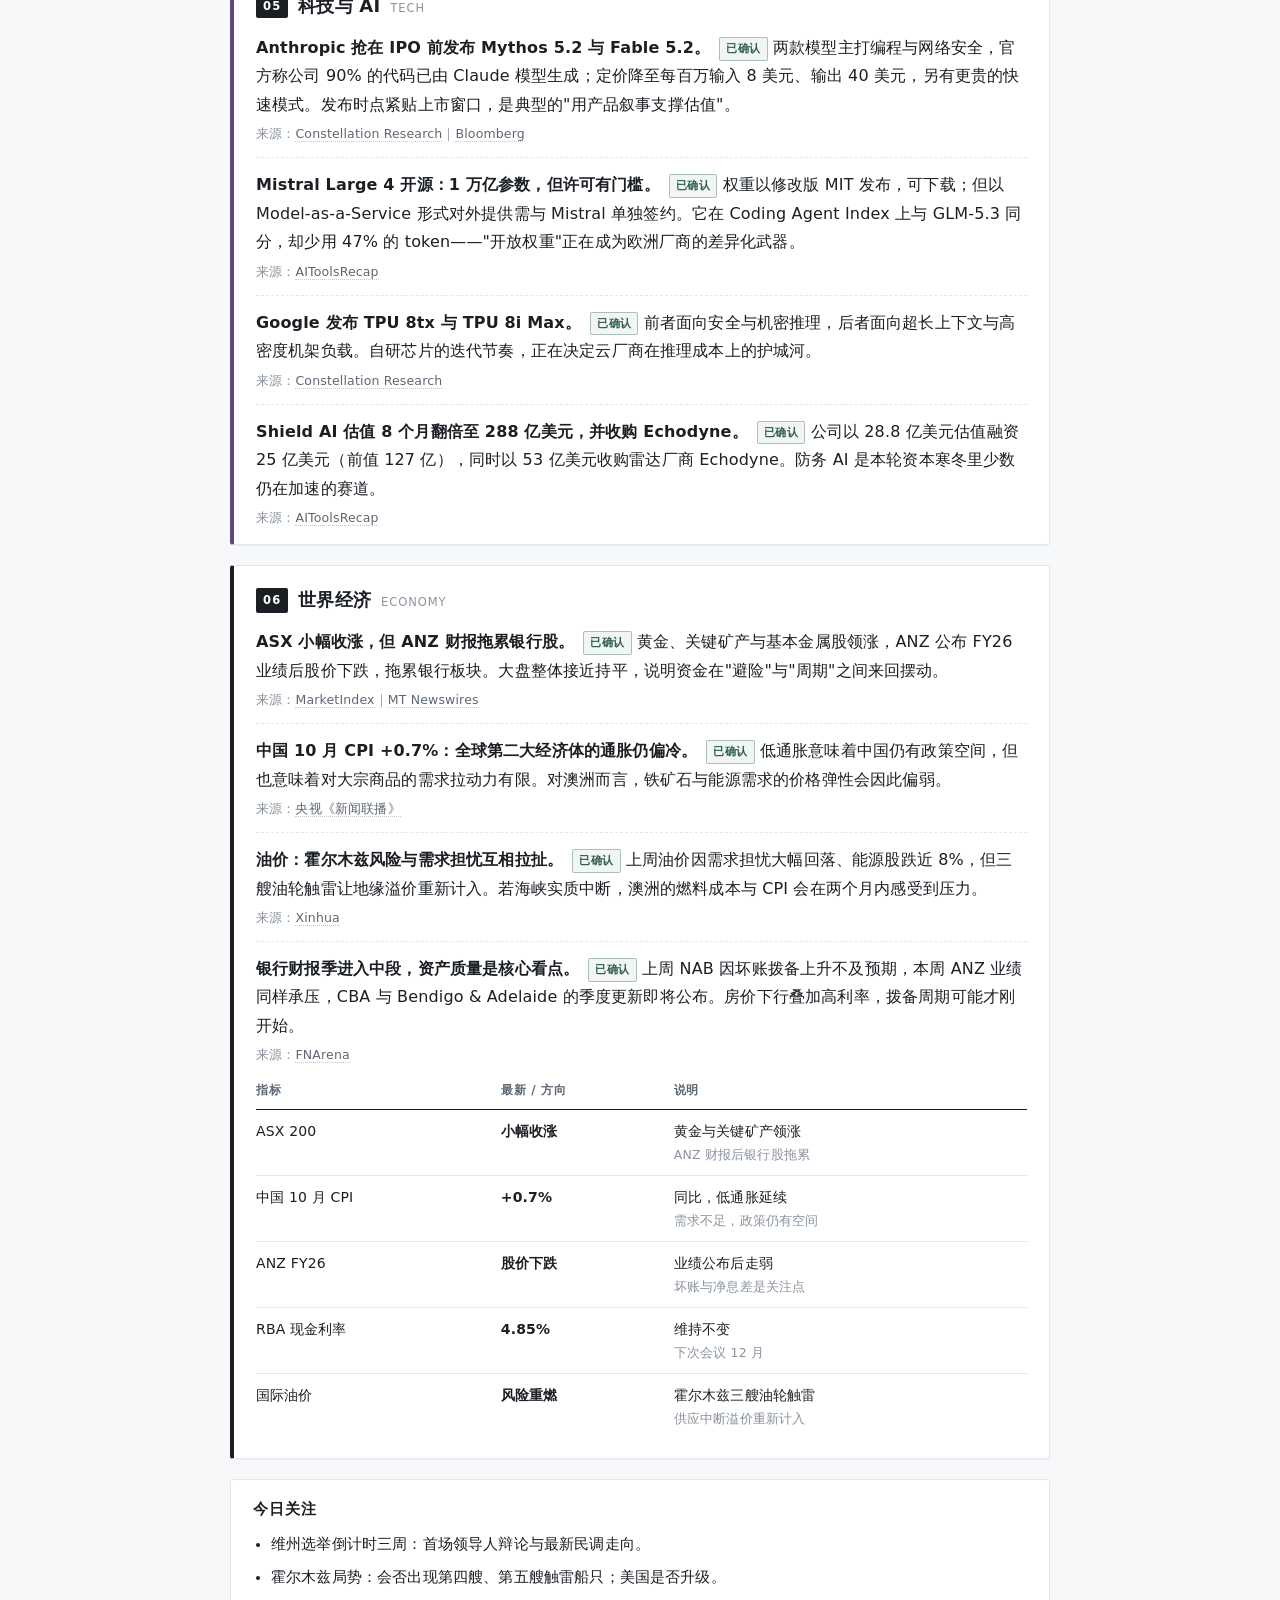
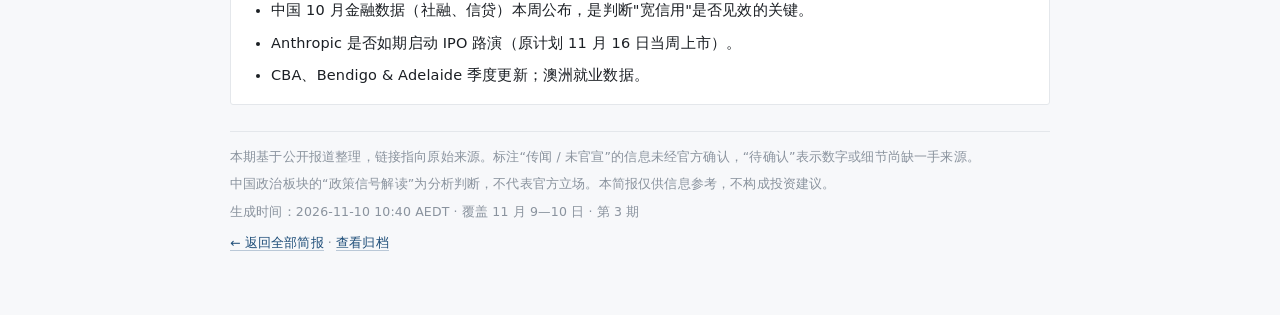
<file: 2026-11-10.html>
<!DOCTYPE html>
<html lang="zh-Hans">
<head>
<meta charset="utf-8">
<meta name="viewport" content="width=device-width, initial-scale=1">
<title>每日简报 · 2026年11月10日</title>
<meta name="dn:date" content="2026-11-10">
<meta name="dn:issue" content="3">
<meta name="dn:summary" content="霍尔木兹三艘油轮触雷、维州工党民调落后 One Nation、中国 CPI 仅 +0.7%。">
<style>
  :root{
    --ink:#1b1f24; --muted:#5d6773; --faint:#8a939e;
    --line:#e4e7eb; --bg:#f7f8fa; --card:#ffffff;
    --blue:#1f4e79; --brick:#9c3b2e; --green:#2f5d50; --gold:#8a6a2f; --violet:#5b4a7a;
  }
  *{box-sizing:border-box}
  html{-webkit-text-size-adjust:100%}
  body{
    margin:0; padding:32px 18px 56px; background:var(--bg); color:var(--ink);
    font-family:system-ui,-apple-system,"PingFang SC","Hiragino Sans GB","Noto Sans SC","Microsoft YaHei",sans-serif;
    font-size:16px; line-height:1.78; letter-spacing:.01em;
  }
  .wrap{max-width:820px;margin:0 auto}
  a{color:var(--blue);text-decoration:none;border-bottom:1px solid rgba(31,78,121,.28)}
  a:hover{border-bottom-color:var(--blue)}

  /* ---------- 顶部导航 ---------- */
  .topnav{font-size:13px;color:var(--faint);margin:0 0 18px;display:flex;gap:8px;align-items:center}
  .topnav a{color:var(--muted);border-bottom:1px dotted #c2c8d0}
  .topnav .sep{color:#c9ced5}

  /* ---------- 页头 ---------- */
  header.top{border-bottom:2px solid var(--ink);padding-bottom:14px;margin-bottom:22px}
  .kicker{font-size:12.5px;letter-spacing:.22em;color:var(--faint);text-transform:uppercase;margin-bottom:6px}
  h1{font-size:29px;line-height:1.3;margin:0 0 10px;letter-spacing:-.01em}
  .meta{font-size:13px;color:var(--muted);display:flex;flex-wrap:wrap;gap:6px 14px}
  .meta span{white-space:nowrap}

  /* ---------- 今日焦点 ---------- */
  .focus{
    background:#fff;border:1px solid var(--line);border-left:4px solid var(--brick);
    border-radius:3px;padding:16px 20px 10px;margin:0 0 30px;
    box-shadow:0 1px 2px rgba(20,30,45,.04);
  }
  .focus h2{font-size:14px;margin:0 0 10px;color:var(--brick);letter-spacing:.08em}
  .focus ol{margin:0;padding-left:20px}
  .focus li{margin:0 0 8px;font-size:15px}
  .focus li b{font-weight:650}

  /* ---------- 区块卡片 ---------- */
  section.card{
    background:var(--card);border:1px solid var(--line);border-radius:3px;
    padding:18px 22px 14px;margin:0 0 20px;box-shadow:0 1px 2px rgba(20,30,45,.04);
    border-left:4px solid var(--line);
  }
  section.card.s1{border-left-color:var(--blue)}
  section.card.s2{border-left-color:var(--brick)}
  section.card.s3{border-left-color:var(--green)}
  section.card.s4{border-left-color:var(--gold)}
  section.card.s5{border-left-color:var(--violet)}
  section.card.s6{border-left-color:var(--ink)}
  h2.sec{
    font-size:18px;margin:0 0 12px;display:flex;align-items:baseline;gap:10px;
    letter-spacing:.01em;
  }
  h2.sec .num{
    font-size:11.5px;font-weight:600;letter-spacing:.1em;color:#fff;
    background:var(--ink);border-radius:2px;padding:2px 7px;position:relative;top:-2px;
  }
  h2.sec .en{font-size:11.5px;color:var(--faint);letter-spacing:.08em;font-weight:500}

  ul.news{list-style:none;margin:0;padding:0}
  ul.news>li{padding:0 0 13px;margin:0 0 13px;border-bottom:1px dashed var(--line)}
  ul.news>li:last-child{border-bottom:0;margin-bottom:0;padding-bottom:2px}
  ul.news .lead{font-weight:650;color:var(--ink)}
  .src{display:block;margin-top:5px;font-size:12.5px;color:var(--faint);line-height:1.6}
  .src a{color:var(--muted);border-bottom:1px dotted #c2c8d0}

  .tag{
    display:inline-block;font-size:11px;letter-spacing:.04em;padding:1px 6px;border-radius:2px;
    vertical-align:1px;margin-left:4px;font-weight:600;border:1px solid;
  }
  .tag.ok{color:var(--green);border-color:rgba(47,93,80,.35);background:rgba(47,93,80,.06)}
  .tag.rumor{color:var(--gold);border-color:rgba(138,106,47,.35);background:rgba(138,106,47,.07)}
  .tag.tbd{color:var(--faint);border-color:#d5dae1;background:#f4f6f8}

  /* ---------- 政策信号解读 ---------- */
  .signal{
    margin:16px 0 4px;padding:14px 18px;background:#faf7f4;
    border:1px solid #eadfd6;border-left:3px solid var(--brick);border-radius:2px;
  }
  .signal h3{font-size:14px;margin:0 0 8px;color:var(--brick);letter-spacing:.05em}
  .signal p{margin:0 0 9px;font-size:14.5px;color:#33383e}
  .signal p:last-of-type{margin-bottom:10px}
  .signal .note{font-size:12px;color:var(--faint);border-top:1px dashed #e0d3c8;padding-top:8px;margin:0}
  .sig-item{margin:0 0 10px}
  .sig-item .k{font-weight:650}

  /* ---------- 表格 ---------- */
  .tbl-wrap{overflow-x:auto;margin:6px 0 4px;-webkit-overflow-scrolling:touch}
  table{border-collapse:collapse;width:100%;font-size:14px;min-width:520px}
  thead th{
    text-align:left;font-size:12px;letter-spacing:.06em;color:var(--muted);font-weight:600;
    border-bottom:1.5px solid var(--ink);padding:7px 10px 7px 0;white-space:nowrap;
  }
  tbody td{border-bottom:1px solid var(--line);padding:9px 10px 9px 0;vertical-align:top}
  tbody tr:last-child td{border-bottom:0}
  td.num{font-variant-numeric:tabular-nums;white-space:nowrap;font-weight:600}
  td .sub{display:block;font-weight:400;font-size:12.5px;color:var(--faint)}

  /* ---------- 今日关注 ---------- */
  .watch{background:#fff;border:1px solid var(--line);border-radius:3px;padding:16px 22px 8px;margin:0 0 26px}
  .watch h2{font-size:15px;margin:0 0 10px;letter-spacing:.06em;color:var(--ink)}
  .watch ul{margin:0;padding-left:18px}
  .watch li{margin:0 0 7px;font-size:14.5px}

  footer{border-top:1px solid var(--line);padding-top:14px;font-size:12.5px;color:var(--faint);line-height:1.7}
  footer p{margin:0 0 6px}

  @media (max-width:600px){
    body{padding:20px 12px 40px;font-size:15.5px}
    h1{font-size:23px}
    section.card{padding:15px 16px 12px}
    .focus{padding:14px 16px 8px}
    .tbl-wrap{margin-left:-4px;margin-right:-4px}
  }
  @media print{
    body{background:#fff;padding:0;font-size:11pt}
    section.card,.focus,.watch{box-shadow:none;break-inside:avoid}
    a{color:#000;border-bottom:0}
    .tbl-wrap{overflow:visible}
  }
</style>
</head>
<body>
<div class="wrap">

  <nav class="topnav"><a href="./index.html">← 全部简报</a><span class="sep">·</span><a href="./archive.html">归档</a><span class="sep">·</span><a href="https://github.com/RuntaoZhuge/daily-news" target="_blank" rel="noopener">GitHub</a></nav>

  <header class="top">
    <div class="kicker">Daily Briefing · Melbourne</div>
    <h1>世界、中国、澳洲与墨尔本：每日简报</h1>
    <div class="meta">
      <span>2026 年 11 月 10 日 · 星期二</span>
      <span>第 3 期</span>
      <span>生成于 10:40 AEDT</span>
      <span>覆盖 11 月 9—10 日</span>
    </div>
  </header>

  <div class="focus">
    <h2>今日焦点</h2>
    <ol>
      <li><b>霍尔木兹一天内三艘油轮触雷</b>，伊朗宣布海峡继续关闭；美国被曝请求中国斡旋，北京回应"对话谈判"。</li>
      <li><b>维州民调剧变</b>：工党支持率跌至 One Nation 之后，距投票仅三周。</li>
      <li><b>中国 10 月 CPI 仅 +0.7%</b>，低通胀延续，需求不足仍是主线。</li>
    </ol>
  </div>

  <!-- 1 世界 -->
  <section class="card s1">
    <h2 class="sec"><span class="num">01</span>世界主要事件<span class="en">WORLD</span></h2>
    <ul class="news">
      <li>
        <span class="lead">霍尔木兹：一天内三艘油轮触雷，海峡对"违规"船只关闭。</span>
        <span class="tag ok">已确认</span>
        伊朗陆军海军称，一艘关闭识别系统、经"禁区"航行的油轮在霍尔木兹以东触雷起火，并称这是当天第三艘在同一航道触雷的油轮；伊朗伊斯兰革命卫队警告，除非所有威胁解除，海峡将持续对船只关闭。另有报道称第四艘油轮起火，尚未获官方确认。
        <span class="src">来源：<a href="http://english.news.cn/20261109/70a3bc8698844c0498c537d01f4c7bf4/c.html" target="_blank" rel="noopener">Xinhua</a>｜<a href="https://timesofindia.indiatimes.com/videos/international/no-escape-from-irans-death-trap-fourth-tanker-burns-after-hitting-mines-in-banned-us-route/videoshow/135670000.cms" target="_blank" rel="noopener">Times of India</a></span>
      </li>
      <li>
        <span class="lead">美国请求中国斡旋伊朗冲突？北京回应"坚持和平选择"。</span>
        <span class="tag ok">已确认</span>
        11 月 9 日外交部例行记者会，有记者问及"特朗普政府已请求中国帮助结束与伊朗的冲突"。发言人郭嘉昆回应：美伊战事延宕不符合当事方和国际社会共同利益，相关方应坚持和平选择，通过对话谈判化解争端。措辞没有确认也未否认美方请求。
        <span class="src">来源：<a href="https://m.gmw.cn/2026-11/09/content_1304584295.htm" target="_blank" rel="noopener">中国新闻网 / 光明网</a></span>
      </li>
      <li>
        <span class="lead">俄乌：俄打击乌变电站致多地停电，法国称欧洲将参与谈判。</span>
        <span class="tag ok">已确认</span>
        俄方称打击乌克兰变电站，乌方称多地停电；法国表示欧洲将参与乌克兰问题谈判进程。冬季临近，电力设施成为双方施压的重点目标。
        <span class="src">来源：<a href="https://www.sohu.com/a/1099284035_121400326" target="_blank" rel="noopener">央视《新闻联播》</a></span>
      </li>
      <li>
        <span class="lead">也门胡塞武装称对沙特目标发动 4 次打击。</span>
        <span class="tag ok">已确认</span>
        红海与波斯湾两条航道同时承压，全球航运保险费率与绕行成本面临新一轮上行。
        <span class="src">来源：<a href="https://www.sohu.com/a/1099284035_121400326" target="_blank" rel="noopener">央视《新闻联播》</a></span>
      </li>
    </ul>
  </section>

  <!-- 2 中国 -->
  <section class="card s2">
    <h2 class="sec"><span class="num">02</span>中国政治<span class="en">CHINA</span></h2>
    <ul class="news">
      <li>
        <span class="lead">10 月 CPI 同比 +0.7%，低通胀延续。</span>
        <span class="tag ok">官方发布</span>
        国家统计局数据显示 10 月全国居民消费价格指数同比上涨 0.7%。在"保供稳价"持续加码、秋粮收购超 1 亿吨的背景下，食品项并未成为推手，指向的仍是内需偏弱。
        <span class="src">来源：<a href="https://www.sohu.com/a/1099284035_121400326" target="_blank" rel="noopener">央视《新闻联播》</a></span>
      </li>
      <li>
        <span class="lead">李强签署国务院令，公布《中医药传统知识保护条例》。</span>
        <span class="tag ok">官方发布</span>
        这是中医药领域的专门性行政法规，核心是把"传统知识"作为受保护客体，涉及知识登记、惠益分享与使用规范。对中药企业意味着更明确的合规边界，也可能带来新的授权与许可安排。
        <span class="src">来源：<a href="https://www.sohu.com/a/1099284035_121400326" target="_blank" rel="noopener">央视《新闻联播》</a></span>
      </li>
      <li>
        <span class="lead">习近平致电祝贺约托娃当选保加利亚总统。</span>
        <span class="tag ok">官方发布</span>
        保加利亚是欧盟成员国，也是中国—中东欧合作机制的参与者。贺电属于例行外交，但与韩正访格鲁吉亚放在一起看，欧洲方向的动作近期明显加密。
        <span class="src">来源：<a href="https://www.sohu.com/a/1099284035_121400326" target="_blank" rel="noopener">央视《新闻联播》</a></span>
      </li>
      <li>
        <span class="lead">五中全会精神宣讲进入"基层落地"阶段。</span>
        <span class="tag ok">官方发布</span>
        中央宣讲团在各地各部门宣讲，天津主打"实实在在的服务"，河北聚焦"三资"整治维护群众利益。从"学精神"转向"解题"，是会后动员的典型第二阶段。
        <span class="src">来源：<a href="https://www.sohu.com/a/1099284035_121400326" target="_blank" rel="noopener">央视《新闻联播》</a></span>
      </li>
      <li>
        <span class="lead">产业侧两条线：低轨卫星互联网加速组网，国开行制造业贷款超 4800 亿元。</span>
        <span class="tag ok">官方发布</span>
        前者是"新质生产力"的典型赛道，后者是政策性金融直接输血制造业。两条线都指向国家信用对战略产业的定向支持。
        <span class="src">来源：<a href="https://www.sohu.com/a/1099284035_121400326" target="_blank" rel="noopener">央视《新闻联播》</a></span>
      </li>
    </ul>

    <div class="signal">
      <h3>政策信号解读</h3>
      <div class="sig-item">
        <span class="k">① CPI +0.7% 是今天最重要的一条经济信号。</span>
        低通胀意味着需求端仍未修复，货币与财政都还有空间。结合 11 月 6 日国常会"用好用足政策性资金""完善资本市场稳市机制"，可以推断四季度政策基调仍是"托底"而非"转向"。对债市偏友好，对股市是流动性支撑但盈利支撑不足。
      </div>
      <div class="sig-item">
        <span class="k">② 中医药条例是"传统知识"立法的样本。</span>
        这类条例的价值不在短期，而在于为中药配方、经典名方的商业化建立产权边界。长期利好头部中药企业，短期增加合规与登记成本；对外资药企则意味着使用相关知识的门槛上升。
      </div>
      <div class="sig-item">
        <span class="k">③ 低轨卫星与制造业贷款：产业政策正在"金融化"。</span>
        国开行前十个月 4800 亿元制造业贷款，说明产业目标越来越依赖政策性金融而非补贴。这类资金对报表的改善是慢变量，但对产能与订单的支撑是快变量，值得跟踪相关央企与设备商。
      </div>
      <div class="sig-item">
        <span class="k">④ 外交上"欧洲多点"值得注意。</span>
        保加利亚贺电、格鲁吉亚访问同周出现，加上对美伊冲突"劝和"的表态，北京正在同时经营欧洲、高加索与中东三个方向。这不是结盟，而是扩大斡旋空间与议价筹码。
      </div>
      <p class="note">以上为分析判断，非官方表述；①③含已发布数据与政策，②为已落地法规，④为观察推论。</p>
    </div>
  </section>

  <!-- 3 澳洲 -->
  <section class="card s3">
    <h2 class="sec"><span class="num">03</span>澳洲新闻<span class="en">AUSTRALIA</span></h2>
    <ul class="news">
      <li>
        <span class="lead">维州新民调：工党跌至 One Nation 之后，距投票三周。</span>
        <span class="tag ok">已确认</span>
        民调显示工党支持率落后于 One Nation，工党内部议员公开表达"担忧与怀疑"。《卫报》称这已不只是"选情吃紧"，而是基本盘松动的信号。若趋势延续，维州可能出现数十年来最碎片化的议会。
        <span class="src">来源：<a href="https://www.theguardian.com/australia-news/2026/nov/09/victoria-election-2026-labor-mps-new-opinion-poll-one-nation-ntwnfb" target="_blank" rel="noopener">The Guardian</a>｜<a href="https://www.news.com.au/national/victoria/politics/new-victorian-poll-casts-more-doubt-for-labor-just-three-weeks-before-the-election/news-story/fb9f9df18a632a59d797a0a094a89c83" target="_blank" rel="noopener">news.com.au</a></span>
      </li>
      <li>
        <span class="lead">车站关闭引发愤怒，两党同时承诺增加警力。</span>
        <span class="tag ok">已确认</span>
        维州部分车站关闭引发社区不满，工党与自由党都在治安议题上加码，承诺增派警力。治安与公共交通叠加，是本次选战最能撬动郊区选票的组合。
        <span class="src">来源：<a href="https://www.bunburymail.com.au/story/9387844/anger-over-station-closures-as-leaders-pledge-more-cops/" target="_blank" rel="noopener">Bunbury Mail</a></span>
      </li>
      <li>
        <span class="lead">墨尔本外卖骑手遇害案：嫌疑人被正式起诉。</span>
        <span class="tag ok">已确认</span>
        上周五市中心遇刺的中国籍骑手案，警方已对嫌疑人提出指控。案件同时引发对外卖骑手夜间作业安全、车辆防盗与平台责任的讨论。
        <span class="src">来源：<a href="http://www.china.org.cn/2026-11/09/content_118767446.shtml" target="_blank" rel="noopener">China.org.cn</a>｜<a href="https://www.bunburymail.com.au/story/9388665/food-riders-alleged-murder-sparks-calls-for-shake-up/" target="_blank" rel="noopener">Bunbury Mail</a></span>
      </li>
      <li>
        <span class="lead">联邦层面：Albanese 信任度下滑的压力仍在发酵。</span>
        <span class="tag ok">已确认</span>
        州级选情与联邦民调同步走弱，工党在生活成本、利率与住房三条战线上都缺少"可交付的成果"，这是明年初联邦政治的核心风险。
        <span class="src">来源：<a href="https://www.theage.com.au/national/australia-news-live-government-abandons-victoria-barracks-sell-off-trust-in-albanese-plummets-new-polling-shows-netanyahu-rival-to-take-unconventional-approach-to-forming-government-20261109-p61cg8.html" target="_blank" rel="noopener">The Age</a></span>
      </li>
    </ul>
  </section>

  <!-- 4 墨尔本 -->
  <section class="card s4">
    <h2 class="sec"><span class="num">04</span>墨尔本新闻<span class="en">MELBOURNE</span></h2>
    <ul class="news">
      <li>
        <span class="lead">骑手之死推动行业规范讨论。</span>
        <span class="tag ok">已确认</span>
        案件后，关于外卖平台是否为骑手提供夜间安全保障、是否为车辆投保、以及城市治安盲区的讨论升温。这类议题在选战期很容易转化为政策承诺。
        <span class="src">来源：<a href="https://www.bunburymail.com.au/story/9388665/food-riders-alleged-murder-sparks-calls-for-shake-up/" target="_blank" rel="noopener">Bunbury Mail</a></span>
      </li>
      <li>
        <span class="lead">车站关闭与警力承诺成选战焦点。</span>
        <span class="tag ok">已确认</span>
        通勤族对车站关闭的不满，与对治安的焦虑叠加。两党都在承诺增警，但警力投放的实际效果取决于巡逻密度与响应时间，短期内难以验证。
        <span class="src">来源：<a href="https://www.bunburymail.com.au/story/9387844/anger-over-station-closures-as-leaders-pledge-more-cops/" target="_blank" rel="noopener">Bunbury Mail</a></span>
      </li>
      <li>
        <span class="lead">Big Build 听证继续，成本问题仍是州政府软肋。</span>
        <span class="tag ok">已确认</span>
        皇家委员会在投票前恢复听证，任何新的超支细节都会立即被反对党放大。对纳税人而言，这关系到未来数年基建预算的腾挪空间。
        <span class="src">来源：<a href="https://www.northerndailyleader.com.au/story/9387833/big-build-inquiry-resumes-weeks-before-election-day/" target="_blank" rel="noopener">Northern Daily Leader</a></span>
      </li>
      <li>
        <span class="lead">天气：寒潮余波，清晨偏冷。</span>
        <span class="tag ok">已确认</span>
        东南部刚经历数十年来最冷的 11 月夜晚，维州清晨气温仍偏低，通勤与户外作业注意保暖，农区防霜冻。
        <span class="src">来源：<a href="https://eldersweather.com.au/news/coldest-november-nights-in-decades-for-sydney-and-parts-of-southeast/1891645" target="_blank" rel="noopener">Elders Weather</a></span>
      </li>
    </ul>
  </section>

  <!-- 5 科技 -->
  <section class="card s5">
    <h2 class="sec"><span class="num">05</span>科技与 AI<span class="en">TECH</span></h2>
    <ul class="news">
      <li>
        <span class="lead">Anthropic 抢在 IPO 前发布 Mythos 5.2 与 Fable 5.2。</span>
        <span class="tag ok">已确认</span>
        两款模型主打编程与网络安全，官方称公司 90% 的代码已由 Claude 模型生成；定价降至每百万输入 8 美元、输出 40 美元，另有更贵的快速模式。发布时点紧贴上市窗口，是典型的"用产品叙事支撑估值"。
        <span class="src">来源：<a href="https://www.constellationr.com/insights/news/anthropic-releases-mythos-52-fable-52" target="_blank" rel="noopener">Constellation Research</a>｜<a href="https://www.bloomberg.com/news/articles/2026-11-09/anthropic-unveils-new-fable-mythos-ai-models-ahead-of-ipo" target="_blank" rel="noopener">Bloomberg</a></span>
      </li>
      <li>
        <span class="lead">Mistral Large 4 开源：1 万亿参数，但许可有门槛。</span>
        <span class="tag ok">已确认</span>
        权重以修改版 MIT 发布，可下载；但以 Model-as-a-Service 形式对外提供需与 Mistral 单独签约。它在 Coding Agent Index 上与 GLM-5.3 同分，却少用 47% 的 token——"开放权重"正在成为欧洲厂商的差异化武器。
        <span class="src">来源：<a href="https://aitoolsrecap.com/Blog/ai-news-november-09-2026" target="_blank" rel="noopener">AIToolsRecap</a></span>
      </li>
      <li>
        <span class="lead">Google 发布 TPU 8tx 与 TPU 8i Max。</span>
        <span class="tag ok">已确认</span>
        前者面向安全与机密推理，后者面向超长上下文与高密度机架负载。自研芯片的迭代节奏，正在决定云厂商在推理成本上的护城河。
        <span class="src">来源：<a href="https://www.constellationr.com/insights/news/google-launches-tpu-8tx-tpu-8i-max" target="_blank" rel="noopener">Constellation Research</a></span>
      </li>
      <li>
        <span class="lead">Shield AI 估值 8 个月翻倍至 288 亿美元，并收购 Echodyne。</span>
        <span class="tag ok">已确认</span>
        公司以 28.8 亿美元估值融资 25 亿美元（前值 127 亿），同时以 53 亿美元收购雷达厂商 Echodyne。防务 AI 是本轮资本寒冬里少数仍在加速的赛道。
        <span class="src">来源：<a href="https://aitoolsrecap.com/Blog/ai-news-november-09-2026" target="_blank" rel="noopener">AIToolsRecap</a></span>
      </li>
    </ul>
  </section>

  <!-- 6 经济 -->
  <section class="card s6">
    <h2 class="sec"><span class="num">06</span>世界经济<span class="en">ECONOMY</span></h2>
    <ul class="news">
      <li>
        <span class="lead">ASX 小幅收涨，但 ANZ 财报拖累银行股。</span>
        <span class="tag ok">已确认</span>
        黄金、关键矿产与基本金属股领涨，ANZ 公布 FY26 业绩后股价下跌，拖累银行板块。大盘整体接近持平，说明资金在"避险"与"周期"之间来回摆动。
        <span class="src">来源：<a href="https://www.marketindex.com.au/news/evening-wrap-asx-200-notches-gain-as-gold-critical-minerals-and-base-metals" target="_blank" rel="noopener">MarketIndex</a>｜<a href="https://m.netdania.com/news/Australian%20Shares%20Close%20Flat;%20ANZ%20Group%20Falls%20After%20Fiscal%202026%20Results/Buzz%20FX" target="_blank" rel="noopener">MT Newswires</a></span>
      </li>
      <li>
        <span class="lead">中国 10 月 CPI +0.7%：全球第二大经济体的通胀仍偏冷。</span>
        <span class="tag ok">已确认</span>
        低通胀意味着中国仍有政策空间，但也意味着对大宗商品的需求拉动力有限。对澳洲而言，铁矿石与能源需求的价格弹性会因此偏弱。
        <span class="src">来源：<a href="https://www.sohu.com/a/1099284035_121400326" target="_blank" rel="noopener">央视《新闻联播》</a></span>
      </li>
      <li>
        <span class="lead">油价：霍尔木兹风险与需求担忧互相拉扯。</span>
        <span class="tag ok">已确认</span>
        上周油价因需求担忧大幅回落、能源股跌近 8%，但三艘油轮触雷让地缘溢价重新计入。若海峡实质中断，澳洲的燃料成本与 CPI 会在两个月内感受到压力。
        <span class="src">来源：<a href="http://english.news.cn/20261109/70a3bc8698844c0498c537d01f4c7bf4/c.html" target="_blank" rel="noopener">Xinhua</a></span>
      </li>
      <li>
        <span class="lead">银行财报季进入中段，资产质量是核心看点。</span>
        <span class="tag ok">已确认</span>
        上周 NAB 因坏账拨备上升不及预期，本周 ANZ 业绩同样承压，CBA 与 Bendigo &amp; Adelaide 的季度更新即将公布。房价下行叠加高利率，拨备周期可能才刚开始。
        <span class="src">来源：<a href="https://fnarena.com/2026/11/06/next-week-at-a-glance-9-13-nov-2026/" target="_blank" rel="noopener">FNArena</a></span>
      </li>
    </ul>

    <div class="tbl-wrap">
      <table>
        <thead>
          <tr><th>指标</th><th>最新 / 方向</th><th>说明</th></tr>
        </thead>
        <tbody>
          <tr>
            <td>ASX 200</td>
            <td class="num">小幅收涨</td>
            <td>黄金与关键矿产领涨<span class="sub">ANZ 财报后银行股拖累</span></td>
          </tr>
          <tr>
            <td>中国 10 月 CPI</td>
            <td class="num">+0.7%</td>
            <td>同比，低通胀延续<span class="sub">需求不足，政策仍有空间</span></td>
          </tr>
          <tr>
            <td>ANZ FY26</td>
            <td class="num">股价下跌</td>
            <td>业绩公布后走弱<span class="sub">坏账与净息差是关注点</span></td>
          </tr>
          <tr>
            <td>RBA 现金利率</td>
            <td class="num">4.85%</td>
            <td>维持不变<span class="sub">下次会议 12 月</span></td>
          </tr>
          <tr>
            <td>国际油价</td>
            <td class="num">风险重燃</td>
            <td>霍尔木兹三艘油轮触雷<span class="sub">供应中断溢价重新计入</span></td>
          </tr>
        </tbody>
      </table>
    </div>
  </section>

  <div class="watch">
    <h2>今日关注</h2>
    <ul>
      <li>维州选举倒计时三周：首场领导人辩论与最新民调走向。</li>
      <li>霍尔木兹局势：会否出现第四艘、第五艘触雷船只；美国是否升级。</li>
      <li>中国 10 月金融数据（社融、信贷）本周公布，是判断"宽信用"是否见效的关键。</li>
      <li>Anthropic 是否如期启动 IPO 路演（原计划 11 月 16 日当周上市）。</li>
      <li>CBA、Bendigo &amp; Adelaide 季度更新；澳洲就业数据。</li>
    </ul>
  </div>

  <footer>
    <p>本期基于公开报道整理，链接指向原始来源。标注“传闻 / 未官宣”的信息未经官方确认，“待确认”表示数字或细节尚缺一手来源。</p>
    <p>中国政治板块的“政策信号解读”为分析判断，不代表官方立场。本简报仅供信息参考，不构成投资建议。</p>
    <p>生成时间：2026-11-10 10:40 AEDT · 覆盖 11 月 9—10 日 · 第 3 期</p>
    <p style="margin-top:10px"><a href="./index.html">← 返回全部简报</a> · <a href="./archive.html">查看归档</a></p>
  </footer>

</div>
</body>
</html>
</file>
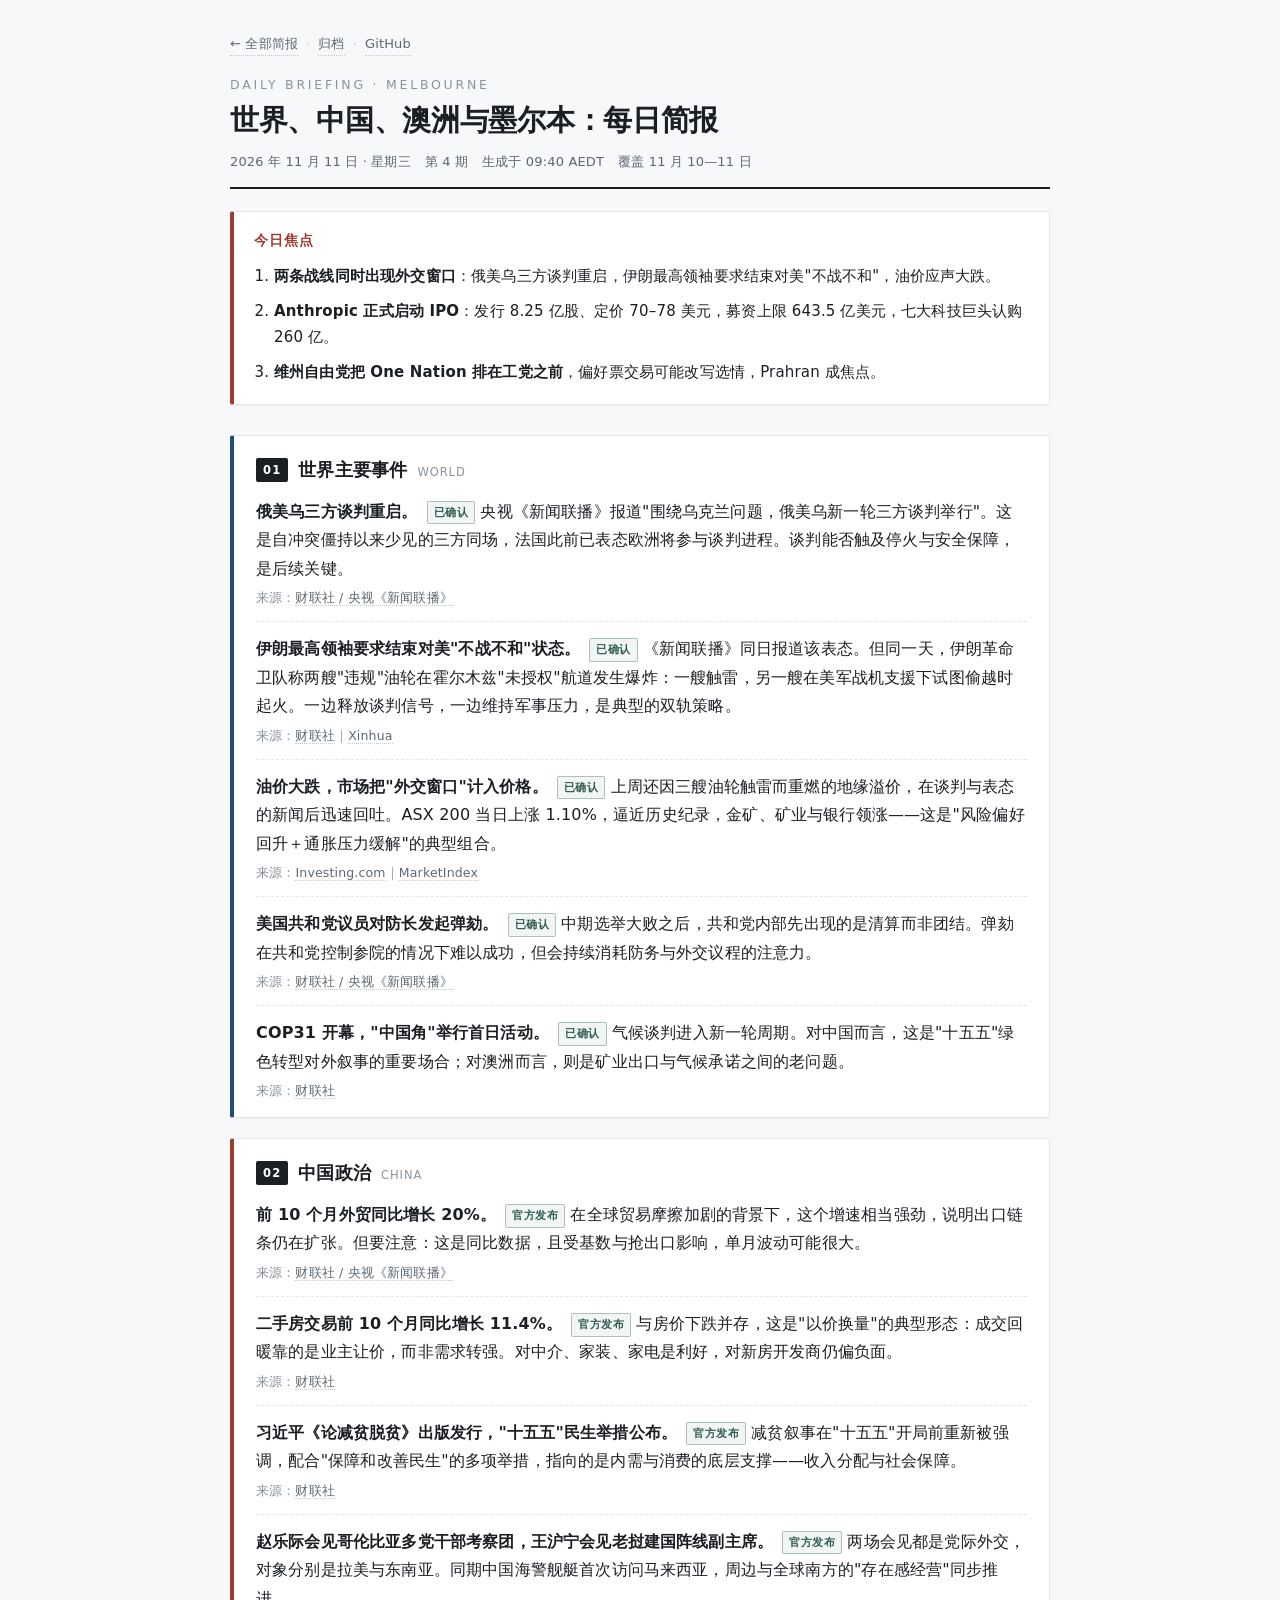
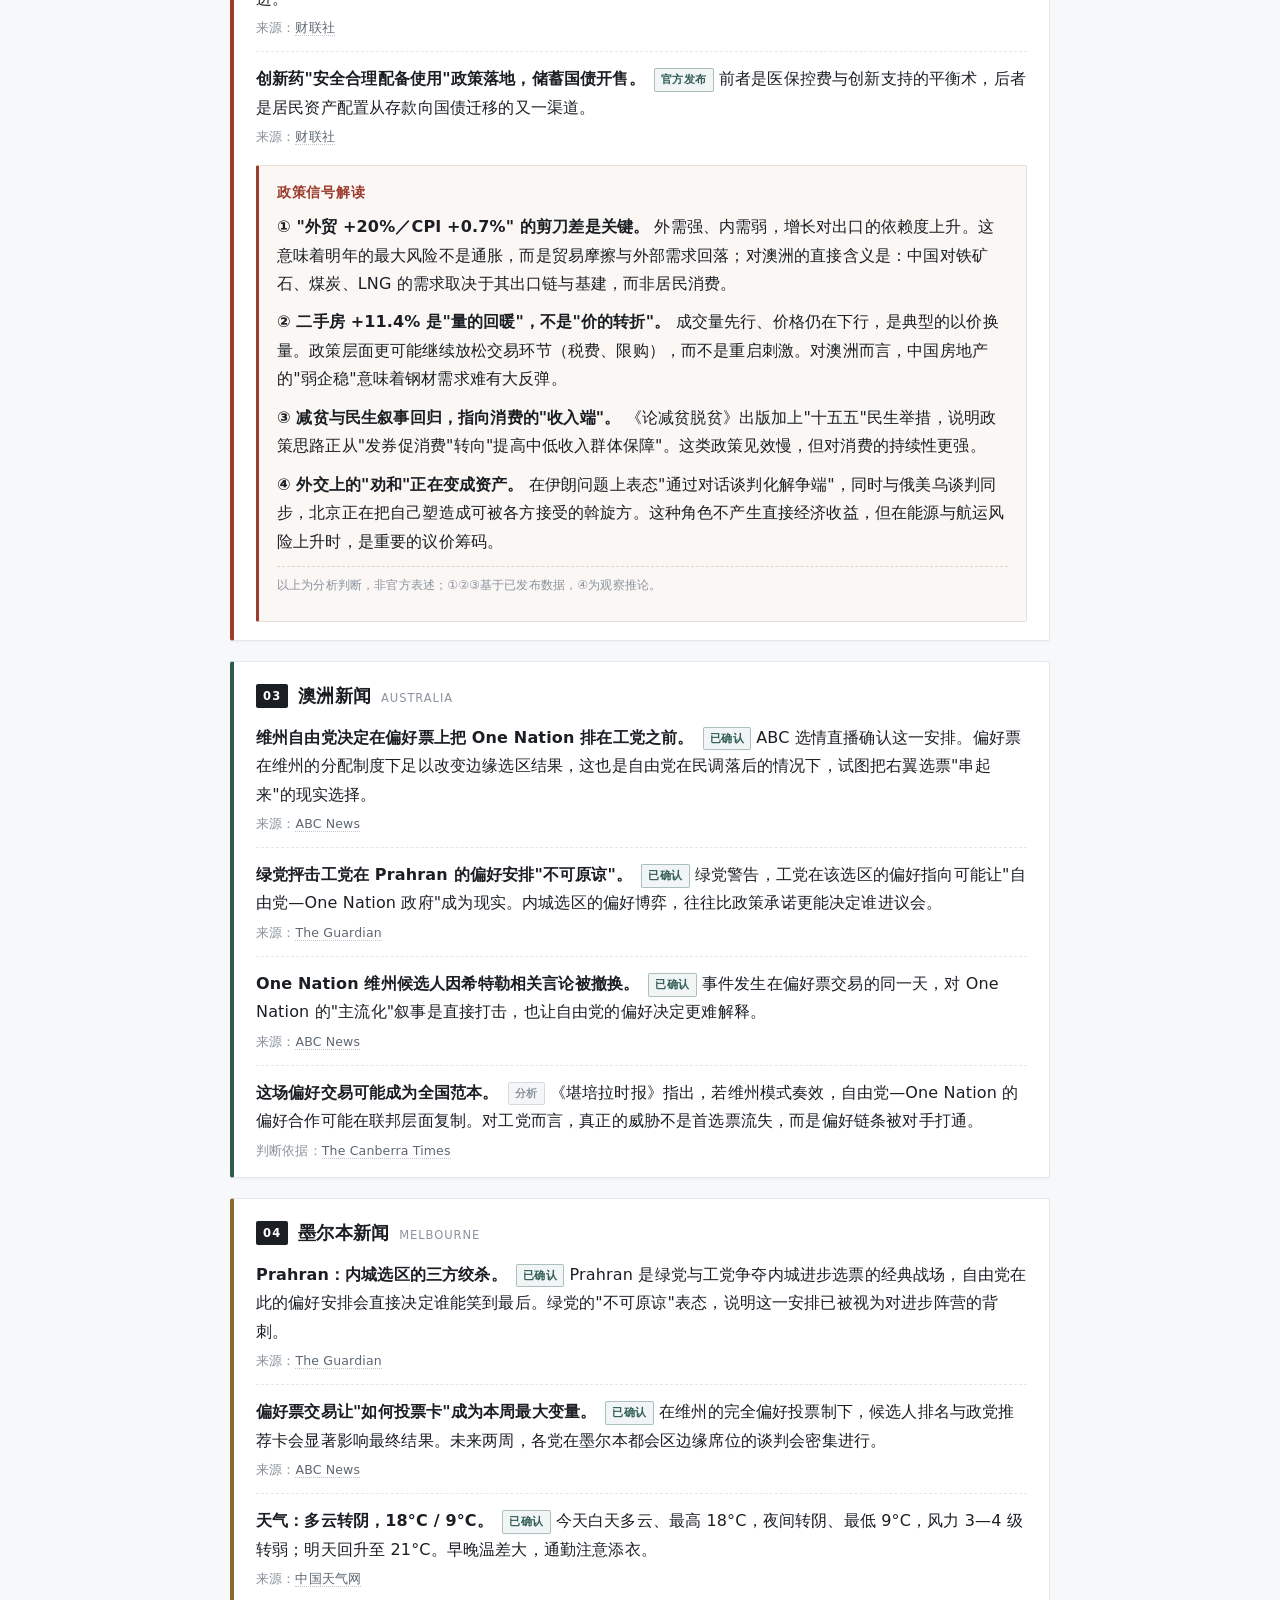
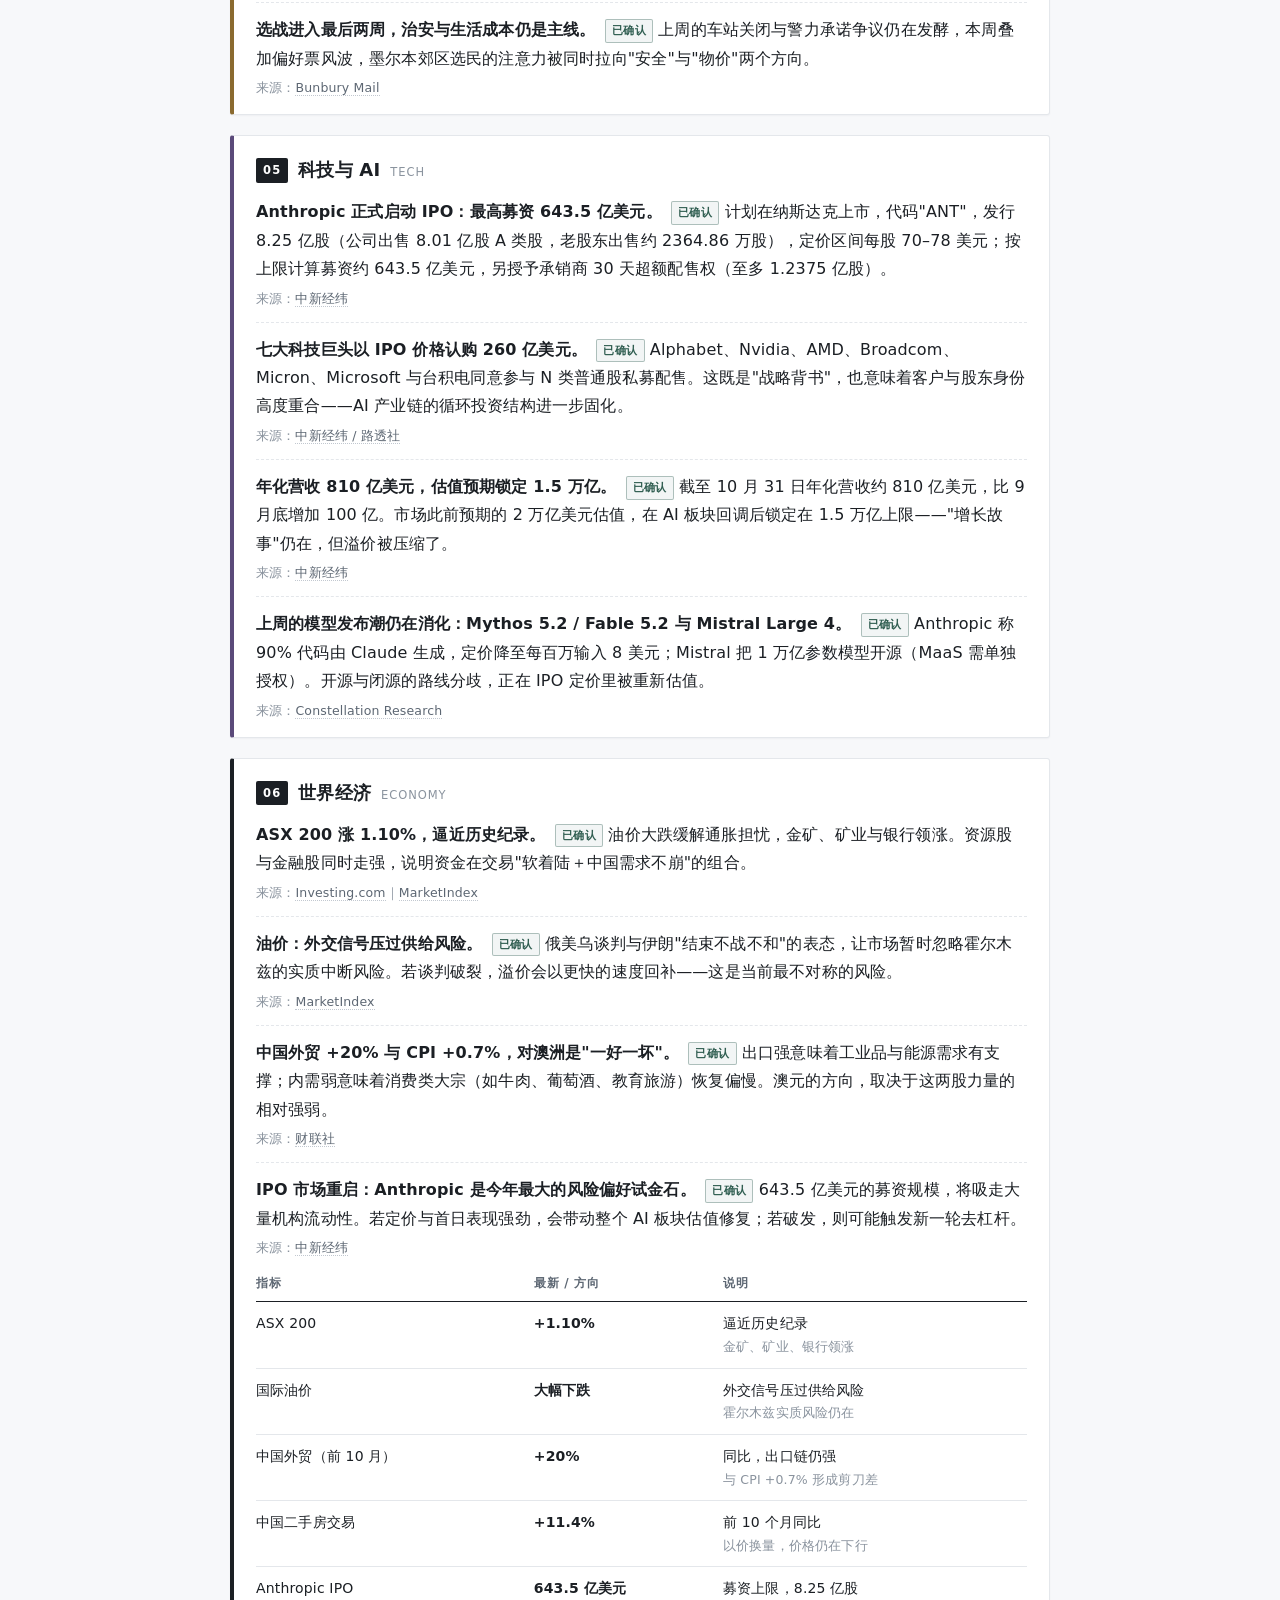
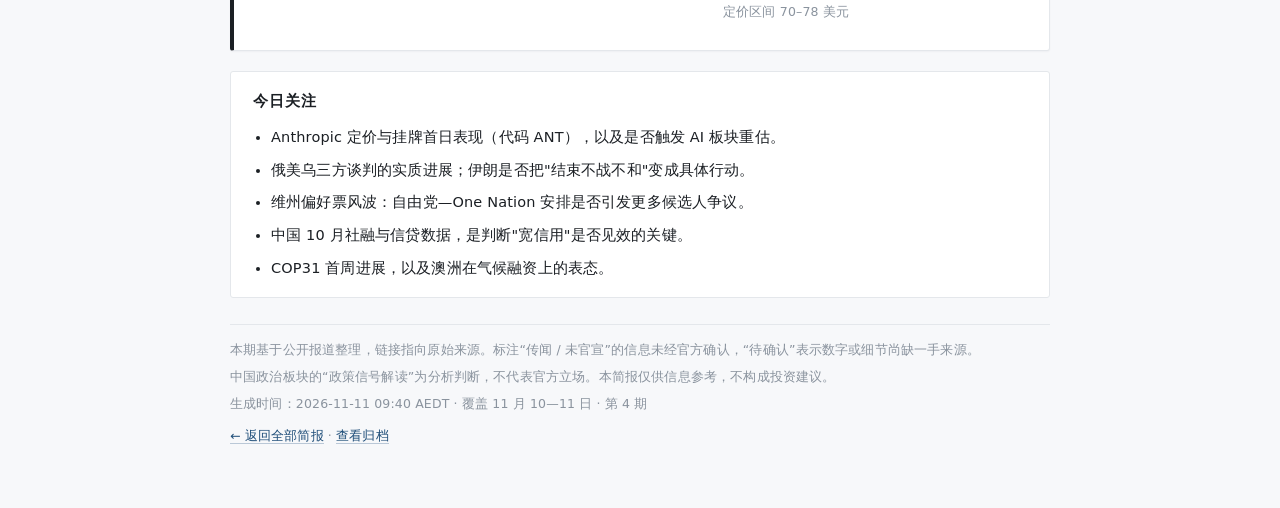
<file: 2026-11-11.html>
<!DOCTYPE html>
<html lang="zh-Hans">
<head>
<meta charset="utf-8">
<meta name="viewport" content="width=device-width, initial-scale=1">
<title>每日简报 · 2026年11月11日</title>
<meta name="dn:date" content="2026-11-11">
<meta name="dn:issue" content="4">
<meta name="dn:summary" content="俄美乌谈判与伊朗表态压落油价；Anthropic 启动 IPO；维州偏好票交易改写选情。">
<style>
  :root{
    --ink:#1b1f24; --muted:#5d6773; --faint:#8a939e;
    --line:#e4e7eb; --bg:#f7f8fa; --card:#ffffff;
    --blue:#1f4e79; --brick:#9c3b2e; --green:#2f5d50; --gold:#8a6a2f; --violet:#5b4a7a;
  }
  *{box-sizing:border-box}
  html{-webkit-text-size-adjust:100%}
  body{
    margin:0; padding:32px 18px 56px; background:var(--bg); color:var(--ink);
    font-family:system-ui,-apple-system,"PingFang SC","Hiragino Sans GB","Noto Sans SC","Microsoft YaHei",sans-serif;
    font-size:16px; line-height:1.78; letter-spacing:.01em;
  }
  .wrap{max-width:820px;margin:0 auto}
  a{color:var(--blue);text-decoration:none;border-bottom:1px solid rgba(31,78,121,.28)}
  a:hover{border-bottom-color:var(--blue)}

  /* ---------- 顶部导航 ---------- */
  .topnav{font-size:13px;color:var(--faint);margin:0 0 18px;display:flex;gap:8px;align-items:center}
  .topnav a{color:var(--muted);border-bottom:1px dotted #c2c8d0}
  .topnav .sep{color:#c9ced5}

  /* ---------- 页头 ---------- */
  header.top{border-bottom:2px solid var(--ink);padding-bottom:14px;margin-bottom:22px}
  .kicker{font-size:12.5px;letter-spacing:.22em;color:var(--faint);text-transform:uppercase;margin-bottom:6px}
  h1{font-size:29px;line-height:1.3;margin:0 0 10px;letter-spacing:-.01em}
  .meta{font-size:13px;color:var(--muted);display:flex;flex-wrap:wrap;gap:6px 14px}
  .meta span{white-space:nowrap}

  /* ---------- 今日焦点 ---------- */
  .focus{
    background:#fff;border:1px solid var(--line);border-left:4px solid var(--brick);
    border-radius:3px;padding:16px 20px 10px;margin:0 0 30px;
    box-shadow:0 1px 2px rgba(20,30,45,.04);
  }
  .focus h2{font-size:14px;margin:0 0 10px;color:var(--brick);letter-spacing:.08em}
  .focus ol{margin:0;padding-left:20px}
  .focus li{margin:0 0 8px;font-size:15px}
  .focus li b{font-weight:650}

  /* ---------- 区块卡片 ---------- */
  section.card{
    background:var(--card);border:1px solid var(--line);border-radius:3px;
    padding:18px 22px 14px;margin:0 0 20px;box-shadow:0 1px 2px rgba(20,30,45,.04);
    border-left:4px solid var(--line);
  }
  section.card.s1{border-left-color:var(--blue)}
  section.card.s2{border-left-color:var(--brick)}
  section.card.s3{border-left-color:var(--green)}
  section.card.s4{border-left-color:var(--gold)}
  section.card.s5{border-left-color:var(--violet)}
  section.card.s6{border-left-color:var(--ink)}
  h2.sec{
    font-size:18px;margin:0 0 12px;display:flex;align-items:baseline;gap:10px;
    letter-spacing:.01em;
  }
  h2.sec .num{
    font-size:11.5px;font-weight:600;letter-spacing:.1em;color:#fff;
    background:var(--ink);border-radius:2px;padding:2px 7px;position:relative;top:-2px;
  }
  h2.sec .en{font-size:11.5px;color:var(--faint);letter-spacing:.08em;font-weight:500}

  ul.news{list-style:none;margin:0;padding:0}
  ul.news>li{padding:0 0 13px;margin:0 0 13px;border-bottom:1px dashed var(--line)}
  ul.news>li:last-child{border-bottom:0;margin-bottom:0;padding-bottom:2px}
  ul.news .lead{font-weight:650;color:var(--ink)}
  .src{display:block;margin-top:5px;font-size:12.5px;color:var(--faint);line-height:1.6}
  .src a{color:var(--muted);border-bottom:1px dotted #c2c8d0}

  .tag{
    display:inline-block;font-size:11px;letter-spacing:.04em;padding:1px 6px;border-radius:2px;
    vertical-align:1px;margin-left:4px;font-weight:600;border:1px solid;
  }
  .tag.ok{color:var(--green);border-color:rgba(47,93,80,.35);background:rgba(47,93,80,.06)}
  .tag.rumor{color:var(--gold);border-color:rgba(138,106,47,.35);background:rgba(138,106,47,.07)}
  .tag.tbd{color:var(--faint);border-color:#d5dae1;background:#f4f6f8}

  /* ---------- 政策信号解读 ---------- */
  .signal{
    margin:16px 0 4px;padding:14px 18px;background:#faf7f4;
    border:1px solid #eadfd6;border-left:3px solid var(--brick);border-radius:2px;
  }
  .signal h3{font-size:14px;margin:0 0 8px;color:var(--brick);letter-spacing:.05em}
  .signal p{margin:0 0 9px;font-size:14.5px;color:#33383e}
  .signal p:last-of-type{margin-bottom:10px}
  .signal .note{font-size:12px;color:var(--faint);border-top:1px dashed #e0d3c8;padding-top:8px;margin:0}
  .sig-item{margin:0 0 10px}
  .sig-item .k{font-weight:650}

  /* ---------- 表格 ---------- */
  .tbl-wrap{overflow-x:auto;margin:6px 0 4px;-webkit-overflow-scrolling:touch}
  table{border-collapse:collapse;width:100%;font-size:14px;min-width:520px}
  thead th{
    text-align:left;font-size:12px;letter-spacing:.06em;color:var(--muted);font-weight:600;
    border-bottom:1.5px solid var(--ink);padding:7px 10px 7px 0;white-space:nowrap;
  }
  tbody td{border-bottom:1px solid var(--line);padding:9px 10px 9px 0;vertical-align:top}
  tbody tr:last-child td{border-bottom:0}
  td.num{font-variant-numeric:tabular-nums;white-space:nowrap;font-weight:600}
  td .sub{display:block;font-weight:400;font-size:12.5px;color:var(--faint)}

  /* ---------- 今日关注 ---------- */
  .watch{background:#fff;border:1px solid var(--line);border-radius:3px;padding:16px 22px 8px;margin:0 0 26px}
  .watch h2{font-size:15px;margin:0 0 10px;letter-spacing:.06em;color:var(--ink)}
  .watch ul{margin:0;padding-left:18px}
  .watch li{margin:0 0 7px;font-size:14.5px}

  footer{border-top:1px solid var(--line);padding-top:14px;font-size:12.5px;color:var(--faint);line-height:1.7}
  footer p{margin:0 0 6px}

  @media (max-width:600px){
    body{padding:20px 12px 40px;font-size:15.5px}
    h1{font-size:23px}
    section.card{padding:15px 16px 12px}
    .focus{padding:14px 16px 8px}
    .tbl-wrap{margin-left:-4px;margin-right:-4px}
  }
  @media print{
    body{background:#fff;padding:0;font-size:11pt}
    section.card,.focus,.watch{box-shadow:none;break-inside:avoid}
    a{color:#000;border-bottom:0}
    .tbl-wrap{overflow:visible}
  }
</style>
</head>
<body>
<div class="wrap">

  <nav class="topnav"><a href="./index.html">← 全部简报</a><span class="sep">·</span><a href="./archive.html">归档</a><span class="sep">·</span><a href="https://github.com/RuntaoZhuge/daily-news" target="_blank" rel="noopener">GitHub</a></nav>

  <header class="top">
    <div class="kicker">Daily Briefing · Melbourne</div>
    <h1>世界、中国、澳洲与墨尔本：每日简报</h1>
    <div class="meta">
      <span>2026 年 11 月 11 日 · 星期三</span>
      <span>第 4 期</span>
      <span>生成于 09:40 AEDT</span>
      <span>覆盖 11 月 10—11 日</span>
    </div>
  </header>

  <div class="focus">
    <h2>今日焦点</h2>
    <ol>
      <li><b>两条战线同时出现外交窗口</b>：俄美乌三方谈判重启，伊朗最高领袖要求结束对美"不战不和"，油价应声大跌。</li>
      <li><b>Anthropic 正式启动 IPO</b>：发行 8.25 亿股、定价 70–78 美元，募资上限 643.5 亿美元，七大科技巨头认购 260 亿。</li>
      <li><b>维州自由党把 One Nation 排在工党之前</b>，偏好票交易可能改写选情，Prahran 成焦点。</li>
    </ol>
  </div>

  <!-- 1 世界 -->
  <section class="card s1">
    <h2 class="sec"><span class="num">01</span>世界主要事件<span class="en">WORLD</span></h2>
    <ul class="news">
      <li>
        <span class="lead">俄美乌三方谈判重启。</span>
        <span class="tag ok">已确认</span>
        央视《新闻联播》报道"围绕乌克兰问题，俄美乌新一轮三方谈判举行"。这是自冲突僵持以来少见的三方同场，法国此前已表态欧洲将参与谈判进程。谈判能否触及停火与安全保障，是后续关键。
        <span class="src">来源：<a href="https://news.qq.com/rain/a/20261110A0DKZI00" target="_blank" rel="noopener">财联社 / 央视《新闻联播》</a></span>
      </li>
      <li>
        <span class="lead">伊朗最高领袖要求结束对美"不战不和"状态。</span>
        <span class="tag ok">已确认</span>
        《新闻联播》同日报道该表态。但同一天，伊朗革命卫队称两艘"违规"油轮在霍尔木兹"未授权"航道发生爆炸：一艘触雷，另一艘在美军战机支援下试图偷越时起火。一边释放谈判信号，一边维持军事压力，是典型的双轨策略。
        <span class="src">来源：<a href="https://news.qq.com/rain/a/20261110A0DKZI00" target="_blank" rel="noopener">财联社</a>｜<a href="https://english.news.cn/20261110/5989d72ebcba45e1b11074ff1ec50940/c.html" target="_blank" rel="noopener">Xinhua</a></span>
      </li>
      <li>
        <span class="lead">油价大跌，市场把"外交窗口"计入价格。</span>
        <span class="tag ok">已确认</span>
        上周还因三艘油轮触雷而重燃的地缘溢价，在谈判与表态的新闻后迅速回吐。ASX 200 当日上涨 1.10%，逼近历史纪录，金矿、矿业与银行领涨——这是"风险偏好回升＋通胀压力缓解"的典型组合。
        <span class="src">来源：<a href="https://uk.investing.com/news/stock-market-news/australia-shares-higher-at-close-of-trade-spasx-200-up-110-4970325" target="_blank" rel="noopener">Investing.com</a>｜<a href="https://www.marketindex.com.au/news/evening-wrap-asx-200-rockets-towards-record-as-oil-price-tumbles-gold-mining" target="_blank" rel="noopener">MarketIndex</a></span>
      </li>
      <li>
        <span class="lead">美国共和党议员对防长发起弹劾。</span>
        <span class="tag ok">已确认</span>
        中期选举大败之后，共和党内部先出现的是清算而非团结。弹劾在共和党控制参院的情况下难以成功，但会持续消耗防务与外交议程的注意力。
        <span class="src">来源：<a href="https://news.qq.com/rain/a/20261110A0DKZI00" target="_blank" rel="noopener">财联社 / 央视《新闻联播》</a></span>
      </li>
      <li>
        <span class="lead">COP31 开幕，"中国角"举行首日活动。</span>
        <span class="tag ok">已确认</span>
        气候谈判进入新一轮周期。对中国而言，这是"十五五"绿色转型对外叙事的重要场合；对澳洲而言，则是矿业出口与气候承诺之间的老问题。
        <span class="src">来源：<a href="https://news.qq.com/rain/a/20261110A0DKZI00" target="_blank" rel="noopener">财联社</a></span>
      </li>
    </ul>
  </section>

  <!-- 2 中国 -->
  <section class="card s2">
    <h2 class="sec"><span class="num">02</span>中国政治<span class="en">CHINA</span></h2>
    <ul class="news">
      <li>
        <span class="lead">前 10 个月外贸同比增长 20%。</span>
        <span class="tag ok">官方发布</span>
        在全球贸易摩擦加剧的背景下，这个增速相当强劲，说明出口链条仍在扩张。但要注意：这是同比数据，且受基数与抢出口影响，单月波动可能很大。
        <span class="src">来源：<a href="https://news.qq.com/rain/a/20261110A0DKZI00" target="_blank" rel="noopener">财联社 / 央视《新闻联播》</a></span>
      </li>
      <li>
        <span class="lead">二手房交易前 10 个月同比增长 11.4%。</span>
        <span class="tag ok">官方发布</span>
        与房价下跌并存，这是"以价换量"的典型形态：成交回暖靠的是业主让价，而非需求转强。对中介、家装、家电是利好，对新房开发商仍偏负面。
        <span class="src">来源：<a href="https://news.qq.com/rain/a/20261110A0DKZI00" target="_blank" rel="noopener">财联社</a></span>
      </li>
      <li>
        <span class="lead">习近平《论减贫脱贫》出版发行，"十五五"民生举措公布。</span>
        <span class="tag ok">官方发布</span>
        减贫叙事在"十五五"开局前重新被强调，配合"保障和改善民生"的多项举措，指向的是内需与消费的底层支撑——收入分配与社会保障。
        <span class="src">来源：<a href="https://news.qq.com/rain/a/20261110A0DKZI00" target="_blank" rel="noopener">财联社</a></span>
      </li>
      <li>
        <span class="lead">赵乐际会见哥伦比亚多党干部考察团，王沪宁会见老挝建国阵线副主席。</span>
        <span class="tag ok">官方发布</span>
        两场会见都是党际外交，对象分别是拉美与东南亚。同期中国海警舰艇首次访问马来西亚，周边与全球南方的"存在感经营"同步推进。
        <span class="src">来源：<a href="https://news.qq.com/rain/a/20261110A0DKZI00" target="_blank" rel="noopener">财联社</a></span>
      </li>
      <li>
        <span class="lead">创新药"安全合理配备使用"政策落地，储蓄国债开售。</span>
        <span class="tag ok">官方发布</span>
        前者是医保控费与创新支持的平衡术，后者是居民资产配置从存款向国债迁移的又一渠道。
        <span class="src">来源：<a href="https://news.qq.com/rain/a/20261110A0DKZI00" target="_blank" rel="noopener">财联社</a></span>
      </li>
    </ul>

    <div class="signal">
      <h3>政策信号解读</h3>
      <div class="sig-item">
        <span class="k">① "外贸 +20%／CPI +0.7%" 的剪刀差是关键。</span>
        外需强、内需弱，增长对出口的依赖度上升。这意味着明年的最大风险不是通胀，而是贸易摩擦与外部需求回落；对澳洲的直接含义是：中国对铁矿石、煤炭、LNG 的需求取决于其出口链与基建，而非居民消费。
      </div>
      <div class="sig-item">
        <span class="k">② 二手房 +11.4% 是"量的回暖"，不是"价的转折"。</span>
        成交量先行、价格仍在下行，是典型的以价换量。政策层面更可能继续放松交易环节（税费、限购），而不是重启刺激。对澳洲而言，中国房地产的"弱企稳"意味着钢材需求难有大反弹。
      </div>
      <div class="sig-item">
        <span class="k">③ 减贫与民生叙事回归，指向消费的"收入端"。</span>
        《论减贫脱贫》出版加上"十五五"民生举措，说明政策思路正从"发券促消费"转向"提高中低收入群体保障"。这类政策见效慢，但对消费的持续性更强。
      </div>
      <div class="sig-item">
        <span class="k">④ 外交上的"劝和"正在变成资产。</span>
        在伊朗问题上表态"通过对话谈判化解争端"，同时与俄美乌谈判同步，北京正在把自己塑造成可被各方接受的斡旋方。这种角色不产生直接经济收益，但在能源与航运风险上升时，是重要的议价筹码。
      </div>
      <p class="note">以上为分析判断，非官方表述；①②③基于已发布数据，④为观察推论。</p>
    </div>
  </section>

  <!-- 3 澳洲 -->
  <section class="card s3">
    <h2 class="sec"><span class="num">03</span>澳洲新闻<span class="en">AUSTRALIA</span></h2>
    <ul class="news">
      <li>
        <span class="lead">维州自由党决定在偏好票上把 One Nation 排在工党之前。</span>
        <span class="tag ok">已确认</span>
        ABC 选情直播确认这一安排。偏好票在维州的分配制度下足以改变边缘选区结果，这也是自由党在民调落后的情况下，试图把右翼选票"串起来"的现实选择。
        <span class="src">来源：<a href="https://www.abc.net.au/news/2026-11-10/victoria-state-election-blog-politics/107357090" target="_blank" rel="noopener">ABC News</a></span>
      </li>
      <li>
        <span class="lead">绿党抨击工党在 Prahran 的偏好安排"不可原谅"。</span>
        <span class="tag ok">已确认</span>
        绿党警告，工党在该选区的偏好指向可能让"自由党—One Nation 政府"成为现实。内城选区的偏好博弈，往往比政策承诺更能决定谁进议会。
        <span class="src">来源：<a href="https://www.theguardian.com/australia-news/2026/nov/11/labor-decision-greens-preference-one-nation-battleground-seat-prahran-ntwnfb" target="_blank" rel="noopener">The Guardian</a></span>
      </li>
      <li>
        <span class="lead">One Nation 维州候选人因希特勒相关言论被撤换。</span>
        <span class="tag ok">已确认</span>
        事件发生在偏好票交易的同一天，对 One Nation 的"主流化"叙事是直接打击，也让自由党的偏好决定更难解释。
        <span class="src">来源：<a href="https://www.abc.net.au/news/2026-11-10/victoria-state-election-blog-politics/107357090" target="_blank" rel="noopener">ABC News</a></span>
      </li>
      <li>
        <span class="lead">这场偏好交易可能成为全国范本。</span>
        <span class="tag tbd">分析</span>
        《堪培拉时报》指出，若维州模式奏效，自由党—One Nation 的偏好合作可能在联邦层面复制。对工党而言，真正的威胁不是首选票流失，而是偏好链条被对手打通。
        <span class="src">判断依据：<a href="https://www.canberratimes.com.au/story/9388668/one-nation-preference-deal-could-set-national-precedent/" target="_blank" rel="noopener">The Canberra Times</a></span>
      </li>
    </ul>
  </section>

  <!-- 4 墨尔本 -->
  <section class="card s4">
    <h2 class="sec"><span class="num">04</span>墨尔本新闻<span class="en">MELBOURNE</span></h2>
    <ul class="news">
      <li>
        <span class="lead">Prahran：内城选区的三方绞杀。</span>
        <span class="tag ok">已确认</span>
        Prahran 是绿党与工党争夺内城进步选票的经典战场，自由党在此的偏好安排会直接决定谁能笑到最后。绿党的"不可原谅"表态，说明这一安排已被视为对进步阵营的背刺。
        <span class="src">来源：<a href="https://www.theguardian.com/australia-news/2026/nov/11/labor-decision-greens-preference-one-nation-battleground-seat-prahran-ntwnfb" target="_blank" rel="noopener">The Guardian</a></span>
      </li>
      <li>
        <span class="lead">偏好票交易让"如何投票卡"成为本周最大变量。</span>
        <span class="tag ok">已确认</span>
        在维州的完全偏好投票制下，候选人排名与政党推荐卡会显著影响最终结果。未来两周，各党在墨尔本都会区边缘席位的谈判会密集进行。
        <span class="src">来源：<a href="https://www.abc.net.au/news/2026-11-10/victoria-state-election-blog-politics/107357090" target="_blank" rel="noopener">ABC News</a></span>
      </li>
      <li>
        <span class="lead">天气：多云转阴，18°C / 9°C。</span>
        <span class="tag ok">已确认</span>
        今天白天多云、最高 18°C，夜间转阴、最低 9°C，风力 3—4 级转弱；明天回升至 21°C。早晚温差大，通勤注意添衣。
        <span class="src">来源：<a href="https://www.weather.com.cn/weather1d/601060101.shtml" target="_blank" rel="noopener">中国天气网</a></span>
      </li>
      <li>
        <span class="lead">选战进入最后两周，治安与生活成本仍是主线。</span>
        <span class="tag ok">已确认</span>
        上周的车站关闭与警力承诺争议仍在发酵，本周叠加偏好票风波，墨尔本郊区选民的注意力被同时拉向"安全"与"物价"两个方向。
        <span class="src">来源：<a href="https://www.bunburymail.com.au/story/9387844/anger-over-station-closures-as-leaders-pledge-more-cops/" target="_blank" rel="noopener">Bunbury Mail</a></span>
      </li>
    </ul>
  </section>

  <!-- 5 科技 -->
  <section class="card s5">
    <h2 class="sec"><span class="num">05</span>科技与 AI<span class="en">TECH</span></h2>
    <ul class="news">
      <li>
        <span class="lead">Anthropic 正式启动 IPO：最高募资 643.5 亿美元。</span>
        <span class="tag ok">已确认</span>
        计划在纳斯达克上市，代码"ANT"，发行 8.25 亿股（公司出售 8.01 亿股 A 类股，老股东出售约 2364.86 万股），定价区间每股 70–78 美元；按上限计算募资约 643.5 亿美元，另授予承销商 30 天超额配售权（至多 1.2375 亿股）。
        <span class="src">来源：<a href="https://news.qq.com/rain/a/20261110A0EKQD00" target="_blank" rel="noopener">中新经纬</a></span>
      </li>
      <li>
        <span class="lead">七大科技巨头以 IPO 价格认购 260 亿美元。</span>
        <span class="tag ok">已确认</span>
        Alphabet、Nvidia、AMD、Broadcom、Micron、Microsoft 与台积电同意参与 N 类普通股私募配售。这既是"战略背书"，也意味着客户与股东身份高度重合——AI 产业链的循环投资结构进一步固化。
        <span class="src">来源：<a href="https://news.qq.com/rain/a/20261110A0EKQD00" target="_blank" rel="noopener">中新经纬 / 路透社</a></span>
      </li>
      <li>
        <span class="lead">年化营收 810 亿美元，估值预期锁定 1.5 万亿。</span>
        <span class="tag ok">已确认</span>
        截至 10 月 31 日年化营收约 810 亿美元，比 9 月底增加 100 亿。市场此前预期的 2 万亿美元估值，在 AI 板块回调后锁定在 1.5 万亿上限——"增长故事"仍在，但溢价被压缩了。
        <span class="src">来源：<a href="https://news.qq.com/rain/a/20261110A0EKQD00" target="_blank" rel="noopener">中新经纬</a></span>
      </li>
      <li>
        <span class="lead">上周的模型发布潮仍在消化：Mythos 5.2 / Fable 5.2 与 Mistral Large 4。</span>
        <span class="tag ok">已确认</span>
        Anthropic 称 90% 代码由 Claude 生成，定价降至每百万输入 8 美元；Mistral 把 1 万亿参数模型开源（MaaS 需单独授权）。开源与闭源的路线分歧，正在 IPO 定价里被重新估值。
        <span class="src">来源：<a href="https://www.constellationr.com/insights/news/anthropic-releases-mythos-52-fable-52" target="_blank" rel="noopener">Constellation Research</a></span>
      </li>
    </ul>
  </section>

  <!-- 6 经济 -->
  <section class="card s6">
    <h2 class="sec"><span class="num">06</span>世界经济<span class="en">ECONOMY</span></h2>
    <ul class="news">
      <li>
        <span class="lead">ASX 200 涨 1.10%，逼近历史纪录。</span>
        <span class="tag ok">已确认</span>
        油价大跌缓解通胀担忧，金矿、矿业与银行领涨。资源股与金融股同时走强，说明资金在交易"软着陆＋中国需求不崩"的组合。
        <span class="src">来源：<a href="https://uk.investing.com/news/stock-market-news/australia-shares-higher-at-close-of-trade-spasx-200-up-110-4970325" target="_blank" rel="noopener">Investing.com</a>｜<a href="https://www.marketindex.com.au/news/evening-wrap-asx-200-rockets-towards-record-as-oil-price-tumbles-gold-mining" target="_blank" rel="noopener">MarketIndex</a></span>
      </li>
      <li>
        <span class="lead">油价：外交信号压过供给风险。</span>
        <span class="tag ok">已确认</span>
        俄美乌谈判与伊朗"结束不战不和"的表态，让市场暂时忽略霍尔木兹的实质中断风险。若谈判破裂，溢价会以更快的速度回补——这是当前最不对称的风险。
        <span class="src">来源：<a href="https://www.marketindex.com.au/news/evening-wrap-asx-200-rockets-towards-record-as-oil-price-tumbles-gold-mining" target="_blank" rel="noopener">MarketIndex</a></span>
      </li>
      <li>
        <span class="lead">中国外贸 +20% 与 CPI +0.7%，对澳洲是"一好一坏"。</span>
        <span class="tag ok">已确认</span>
        出口强意味着工业品与能源需求有支撑；内需弱意味着消费类大宗（如牛肉、葡萄酒、教育旅游）恢复偏慢。澳元的方向，取决于这两股力量的相对强弱。
        <span class="src">来源：<a href="https://news.qq.com/rain/a/20261110A0DKZI00" target="_blank" rel="noopener">财联社</a></span>
      </li>
      <li>
        <span class="lead">IPO 市场重启：Anthropic 是今年最大的风险偏好试金石。</span>
        <span class="tag ok">已确认</span>
        643.5 亿美元的募资规模，将吸走大量机构流动性。若定价与首日表现强劲，会带动整个 AI 板块估值修复；若破发，则可能触发新一轮去杠杆。
        <span class="src">来源：<a href="https://news.qq.com/rain/a/20261110A0EKQD00" target="_blank" rel="noopener">中新经纬</a></span>
      </li>
    </ul>

    <div class="tbl-wrap">
      <table>
        <thead>
          <tr><th>指标</th><th>最新 / 方向</th><th>说明</th></tr>
        </thead>
        <tbody>
          <tr>
            <td>ASX 200</td>
            <td class="num">+1.10%</td>
            <td>逼近历史纪录<span class="sub">金矿、矿业、银行领涨</span></td>
          </tr>
          <tr>
            <td>国际油价</td>
            <td class="num">大幅下跌</td>
            <td>外交信号压过供给风险<span class="sub">霍尔木兹实质风险仍在</span></td>
          </tr>
          <tr>
            <td>中国外贸（前 10 月）</td>
            <td class="num">+20%</td>
            <td>同比，出口链仍强<span class="sub">与 CPI +0.7% 形成剪刀差</span></td>
          </tr>
          <tr>
            <td>中国二手房交易</td>
            <td class="num">+11.4%</td>
            <td>前 10 个月同比<span class="sub">以价换量，价格仍在下行</span></td>
          </tr>
          <tr>
            <td>Anthropic IPO</td>
            <td class="num">643.5 亿美元</td>
            <td>募资上限，8.25 亿股<span class="sub">定价区间 70–78 美元</span></td>
          </tr>
        </tbody>
      </table>
    </div>
  </section>

  <div class="watch">
    <h2>今日关注</h2>
    <ul>
      <li>Anthropic 定价与挂牌首日表现（代码 ANT），以及是否触发 AI 板块重估。</li>
      <li>俄美乌三方谈判的实质进展；伊朗是否把"结束不战不和"变成具体行动。</li>
      <li>维州偏好票风波：自由党—One Nation 安排是否引发更多候选人争议。</li>
      <li>中国 10 月社融与信贷数据，是判断"宽信用"是否见效的关键。</li>
      <li>COP31 首周进展，以及澳洲在气候融资上的表态。</li>
    </ul>
  </div>

  <footer>
    <p>本期基于公开报道整理，链接指向原始来源。标注“传闻 / 未官宣”的信息未经官方确认，“待确认”表示数字或细节尚缺一手来源。</p>
    <p>中国政治板块的“政策信号解读”为分析判断，不代表官方立场。本简报仅供信息参考，不构成投资建议。</p>
    <p>生成时间：2026-11-11 09:40 AEDT · 覆盖 11 月 10—11 日 · 第 4 期</p>
    <p style="margin-top:10px"><a href="./index.html">← 返回全部简报</a> · <a href="./archive.html">查看归档</a></p>
  </footer>

</div>
</body>
</html>
</file>
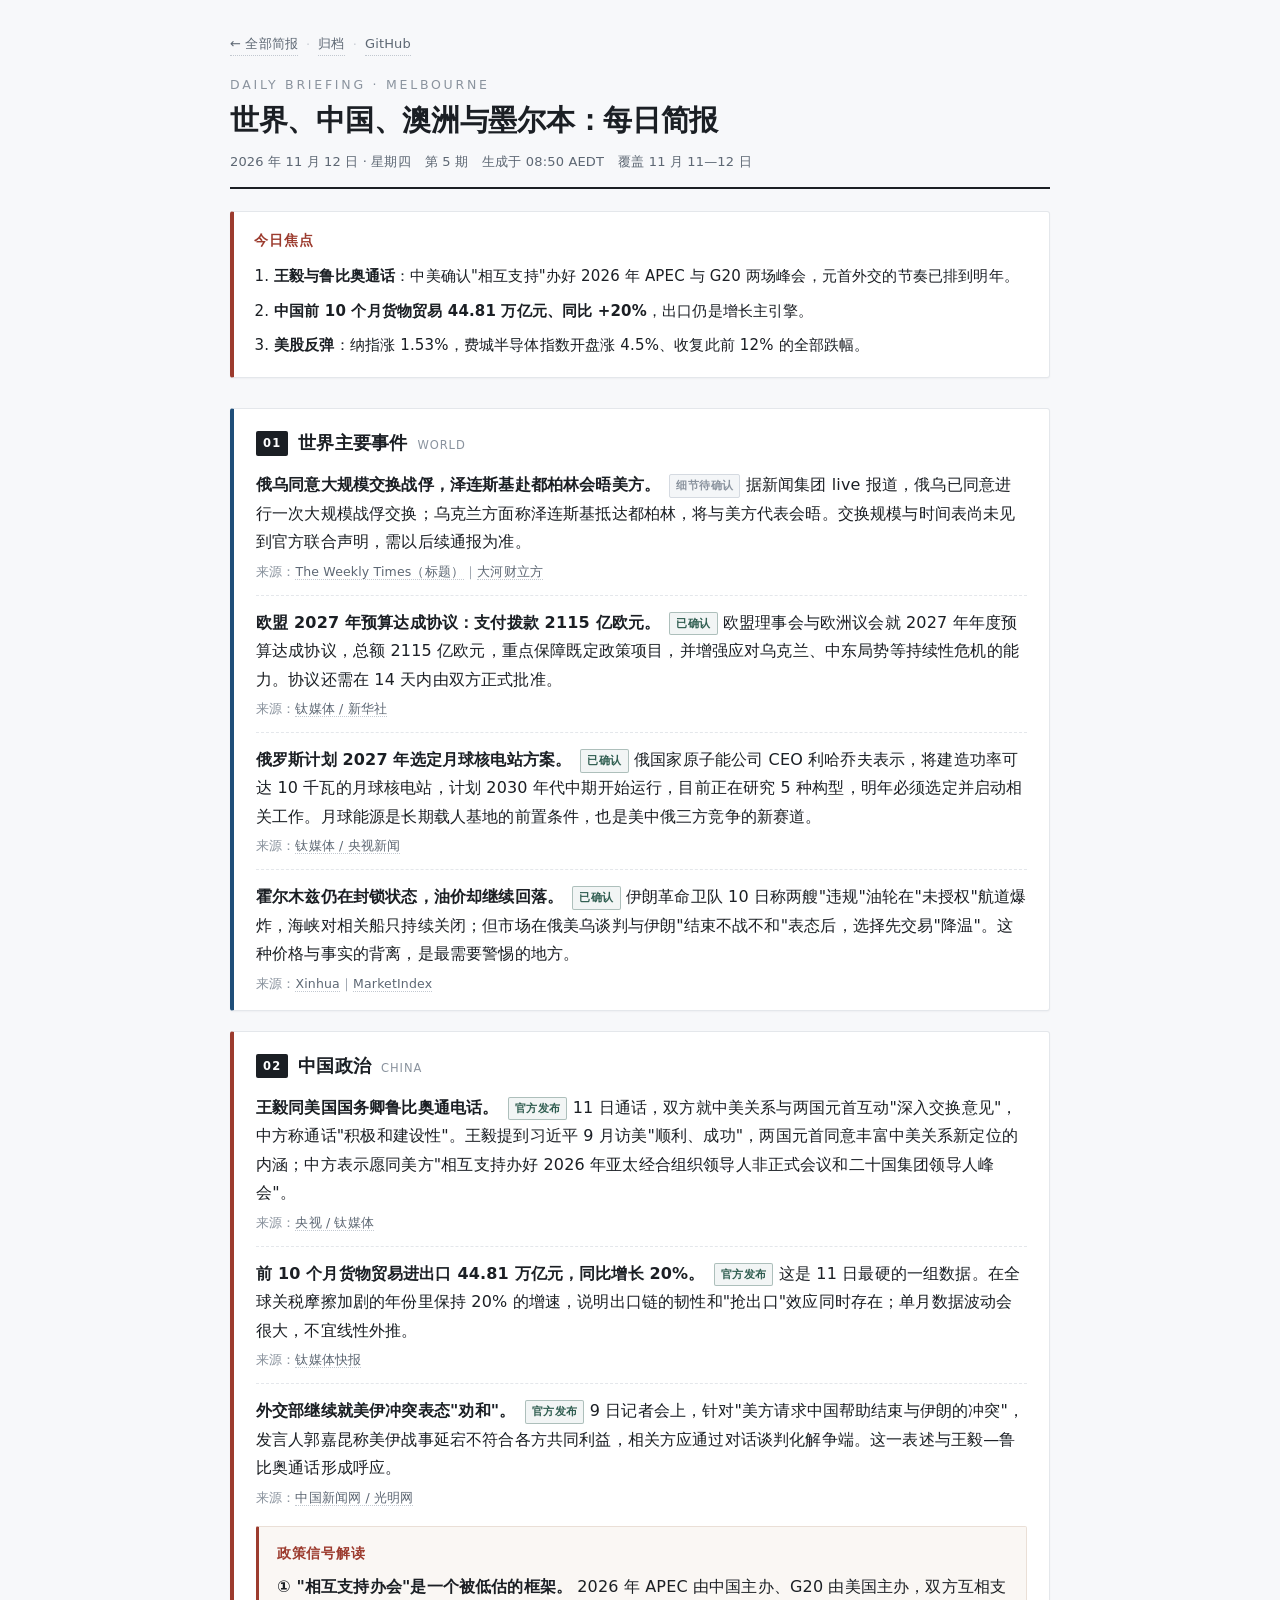
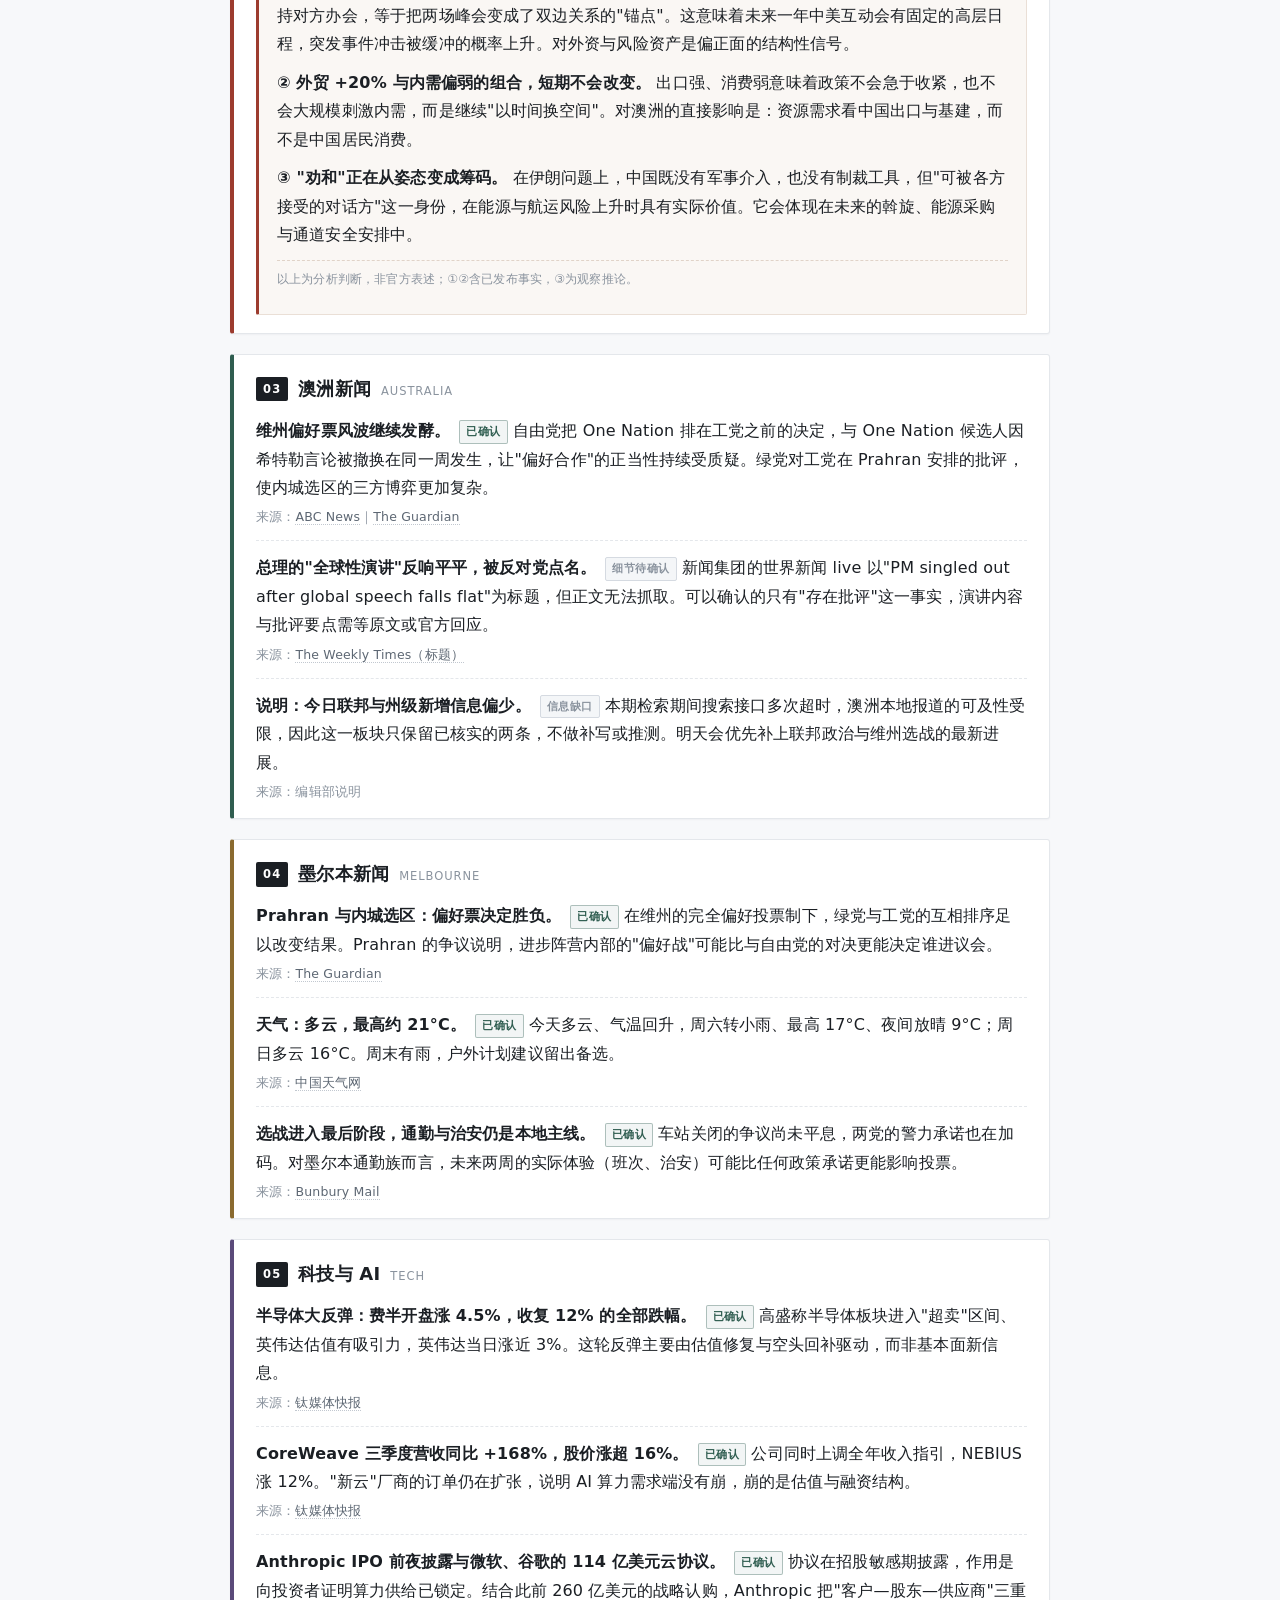
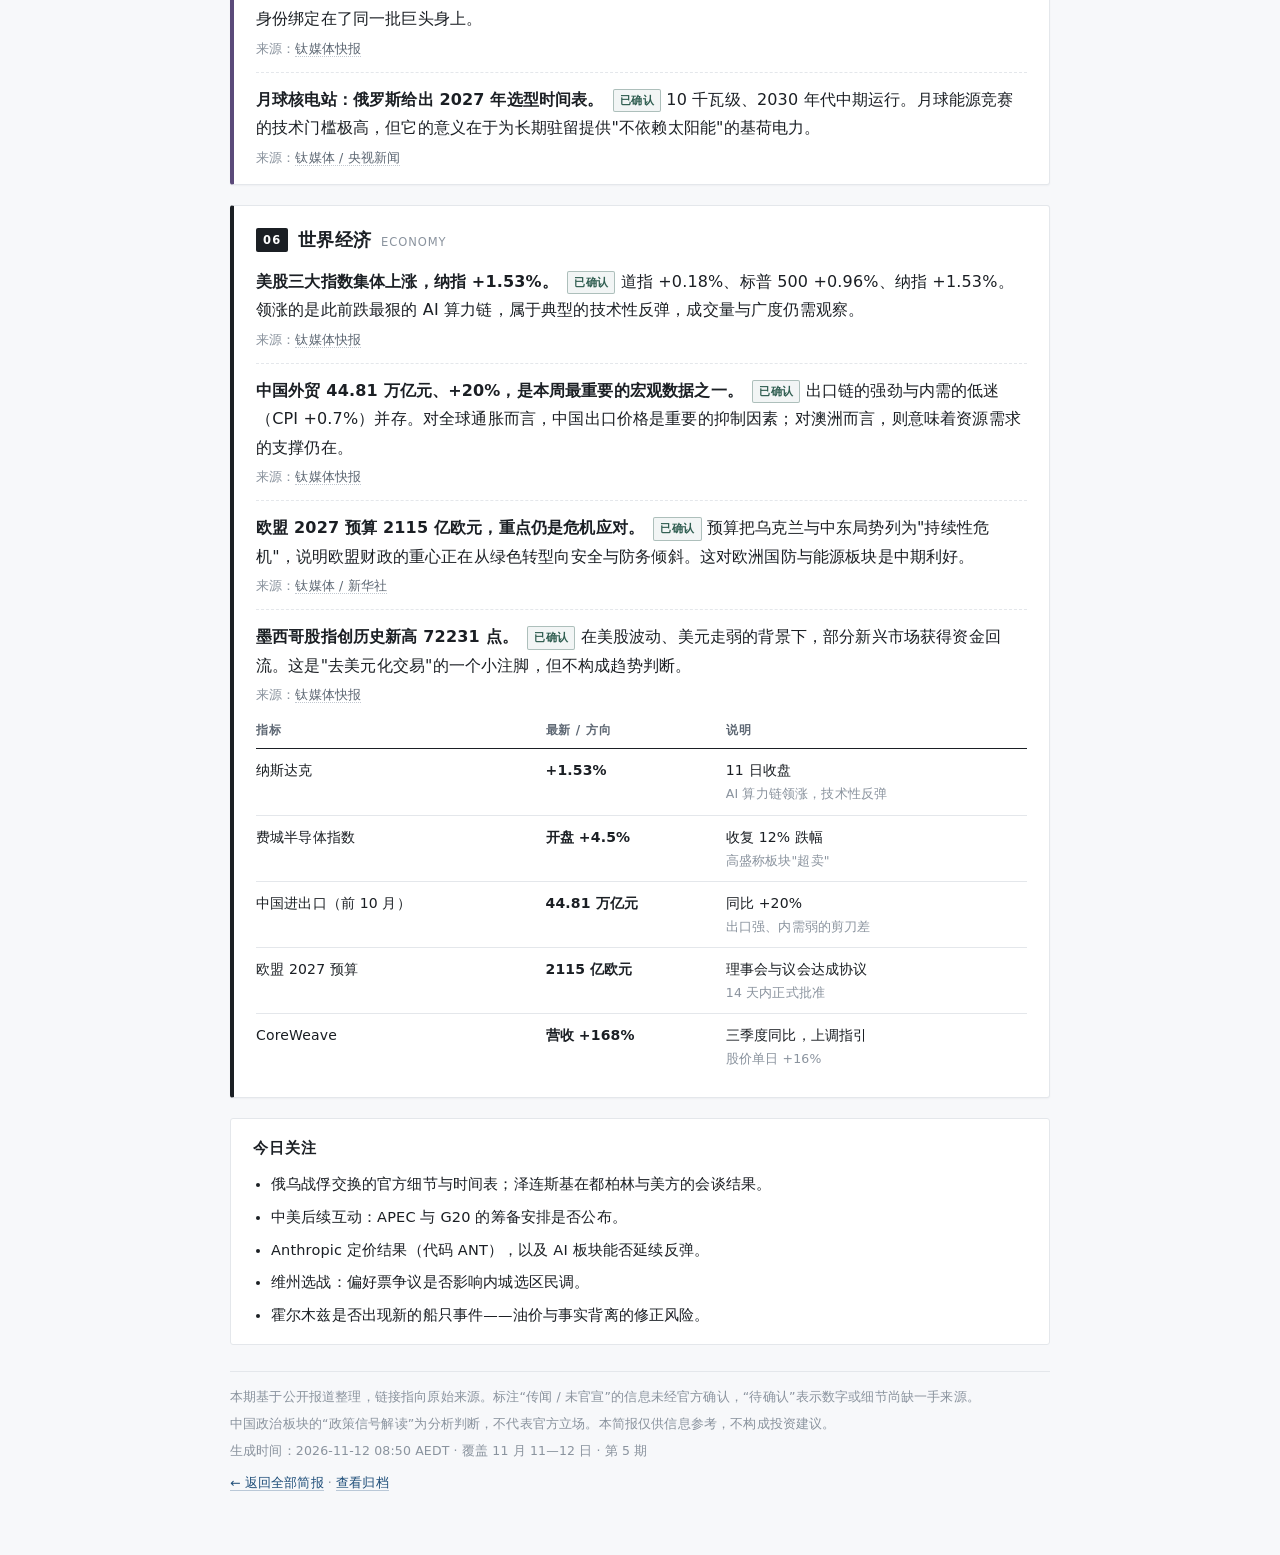
<file: 2026-11-12.html>
<!DOCTYPE html>
<html lang="zh-Hans">
<head>
<meta charset="utf-8">
<meta name="viewport" content="width=device-width, initial-scale=1">
<title>每日简报 · 2026年11月12日</title>
<meta name="dn:date" content="2026-11-12">
<meta name="dn:issue" content="5">
<meta name="dn:summary" content="中美确认互撑 2026 APEC 与 G20；中国前 10 月外贸 +20%；美股半导体大反弹。">
<style>
  :root{
    --ink:#1b1f24; --muted:#5d6773; --faint:#8a939e;
    --line:#e4e7eb; --bg:#f7f8fa; --card:#ffffff;
    --blue:#1f4e79; --brick:#9c3b2e; --green:#2f5d50; --gold:#8a6a2f; --violet:#5b4a7a;
  }
  *{box-sizing:border-box}
  html{-webkit-text-size-adjust:100%}
  body{
    margin:0; padding:32px 18px 56px; background:var(--bg); color:var(--ink);
    font-family:system-ui,-apple-system,"PingFang SC","Hiragino Sans GB","Noto Sans SC","Microsoft YaHei",sans-serif;
    font-size:16px; line-height:1.78; letter-spacing:.01em;
  }
  .wrap{max-width:820px;margin:0 auto}
  a{color:var(--blue);text-decoration:none;border-bottom:1px solid rgba(31,78,121,.28)}
  a:hover{border-bottom-color:var(--blue)}

  /* ---------- 顶部导航 ---------- */
  .topnav{font-size:13px;color:var(--faint);margin:0 0 18px;display:flex;gap:8px;align-items:center}
  .topnav a{color:var(--muted);border-bottom:1px dotted #c2c8d0}
  .topnav .sep{color:#c9ced5}

  /* ---------- 页头 ---------- */
  header.top{border-bottom:2px solid var(--ink);padding-bottom:14px;margin-bottom:22px}
  .kicker{font-size:12.5px;letter-spacing:.22em;color:var(--faint);text-transform:uppercase;margin-bottom:6px}
  h1{font-size:29px;line-height:1.3;margin:0 0 10px;letter-spacing:-.01em}
  .meta{font-size:13px;color:var(--muted);display:flex;flex-wrap:wrap;gap:6px 14px}
  .meta span{white-space:nowrap}

  /* ---------- 今日焦点 ---------- */
  .focus{
    background:#fff;border:1px solid var(--line);border-left:4px solid var(--brick);
    border-radius:3px;padding:16px 20px 10px;margin:0 0 30px;
    box-shadow:0 1px 2px rgba(20,30,45,.04);
  }
  .focus h2{font-size:14px;margin:0 0 10px;color:var(--brick);letter-spacing:.08em}
  .focus ol{margin:0;padding-left:20px}
  .focus li{margin:0 0 8px;font-size:15px}
  .focus li b{font-weight:650}

  /* ---------- 区块卡片 ---------- */
  section.card{
    background:var(--card);border:1px solid var(--line);border-radius:3px;
    padding:18px 22px 14px;margin:0 0 20px;box-shadow:0 1px 2px rgba(20,30,45,.04);
    border-left:4px solid var(--line);
  }
  section.card.s1{border-left-color:var(--blue)}
  section.card.s2{border-left-color:var(--brick)}
  section.card.s3{border-left-color:var(--green)}
  section.card.s4{border-left-color:var(--gold)}
  section.card.s5{border-left-color:var(--violet)}
  section.card.s6{border-left-color:var(--ink)}
  h2.sec{
    font-size:18px;margin:0 0 12px;display:flex;align-items:baseline;gap:10px;
    letter-spacing:.01em;
  }
  h2.sec .num{
    font-size:11.5px;font-weight:600;letter-spacing:.1em;color:#fff;
    background:var(--ink);border-radius:2px;padding:2px 7px;position:relative;top:-2px;
  }
  h2.sec .en{font-size:11.5px;color:var(--faint);letter-spacing:.08em;font-weight:500}

  ul.news{list-style:none;margin:0;padding:0}
  ul.news>li{padding:0 0 13px;margin:0 0 13px;border-bottom:1px dashed var(--line)}
  ul.news>li:last-child{border-bottom:0;margin-bottom:0;padding-bottom:2px}
  ul.news .lead{font-weight:650;color:var(--ink)}
  .src{display:block;margin-top:5px;font-size:12.5px;color:var(--faint);line-height:1.6}
  .src a{color:var(--muted);border-bottom:1px dotted #c2c8d0}

  .tag{
    display:inline-block;font-size:11px;letter-spacing:.04em;padding:1px 6px;border-radius:2px;
    vertical-align:1px;margin-left:4px;font-weight:600;border:1px solid;
  }
  .tag.ok{color:var(--green);border-color:rgba(47,93,80,.35);background:rgba(47,93,80,.06)}
  .tag.rumor{color:var(--gold);border-color:rgba(138,106,47,.35);background:rgba(138,106,47,.07)}
  .tag.tbd{color:var(--faint);border-color:#d5dae1;background:#f4f6f8}

  /* ---------- 政策信号解读 ---------- */
  .signal{
    margin:16px 0 4px;padding:14px 18px;background:#faf7f4;
    border:1px solid #eadfd6;border-left:3px solid var(--brick);border-radius:2px;
  }
  .signal h3{font-size:14px;margin:0 0 8px;color:var(--brick);letter-spacing:.05em}
  .signal p{margin:0 0 9px;font-size:14.5px;color:#33383e}
  .signal p:last-of-type{margin-bottom:10px}
  .signal .note{font-size:12px;color:var(--faint);border-top:1px dashed #e0d3c8;padding-top:8px;margin:0}
  .sig-item{margin:0 0 10px}
  .sig-item .k{font-weight:650}

  /* ---------- 表格 ---------- */
  .tbl-wrap{overflow-x:auto;margin:6px 0 4px;-webkit-overflow-scrolling:touch}
  table{border-collapse:collapse;width:100%;font-size:14px;min-width:520px}
  thead th{
    text-align:left;font-size:12px;letter-spacing:.06em;color:var(--muted);font-weight:600;
    border-bottom:1.5px solid var(--ink);padding:7px 10px 7px 0;white-space:nowrap;
  }
  tbody td{border-bottom:1px solid var(--line);padding:9px 10px 9px 0;vertical-align:top}
  tbody tr:last-child td{border-bottom:0}
  td.num{font-variant-numeric:tabular-nums;white-space:nowrap;font-weight:600}
  td .sub{display:block;font-weight:400;font-size:12.5px;color:var(--faint)}

  /* ---------- 今日关注 ---------- */
  .watch{background:#fff;border:1px solid var(--line);border-radius:3px;padding:16px 22px 8px;margin:0 0 26px}
  .watch h2{font-size:15px;margin:0 0 10px;letter-spacing:.06em;color:var(--ink)}
  .watch ul{margin:0;padding-left:18px}
  .watch li{margin:0 0 7px;font-size:14.5px}

  footer{border-top:1px solid var(--line);padding-top:14px;font-size:12.5px;color:var(--faint);line-height:1.7}
  footer p{margin:0 0 6px}

  @media (max-width:600px){
    body{padding:20px 12px 40px;font-size:15.5px}
    h1{font-size:23px}
    section.card{padding:15px 16px 12px}
    .focus{padding:14px 16px 8px}
    .tbl-wrap{margin-left:-4px;margin-right:-4px}
  }
  @media print{
    body{background:#fff;padding:0;font-size:11pt}
    section.card,.focus,.watch{box-shadow:none;break-inside:avoid}
    a{color:#000;border-bottom:0}
    .tbl-wrap{overflow:visible}
  }
</style>
</head>
<body>
<div class="wrap">

  <nav class="topnav"><a href="./index.html">← 全部简报</a><span class="sep">·</span><a href="./archive.html">归档</a><span class="sep">·</span><a href="https://github.com/RuntaoZhuge/daily-news" target="_blank" rel="noopener">GitHub</a></nav>

  <header class="top">
    <div class="kicker">Daily Briefing · Melbourne</div>
    <h1>世界、中国、澳洲与墨尔本：每日简报</h1>
    <div class="meta">
      <span>2026 年 11 月 12 日 · 星期四</span>
      <span>第 5 期</span>
      <span>生成于 08:50 AEDT</span>
      <span>覆盖 11 月 11—12 日</span>
    </div>
  </header>

  <div class="focus">
    <h2>今日焦点</h2>
    <ol>
      <li><b>王毅与鲁比奥通话</b>：中美确认"相互支持"办好 2026 年 APEC 与 G20 两场峰会，元首外交的节奏已排到明年。</li>
      <li><b>中国前 10 个月货物贸易 44.81 万亿元、同比 +20%</b>，出口仍是增长主引擎。</li>
      <li><b>美股反弹</b>：纳指涨 1.53%，费城半导体指数开盘涨 4.5%、收复此前 12% 的全部跌幅。</li>
    </ol>
  </div>

  <!-- 1 世界 -->
  <section class="card s1">
    <h2 class="sec"><span class="num">01</span>世界主要事件<span class="en">WORLD</span></h2>
    <ul class="news">
      <li>
        <span class="lead">俄乌同意大规模交换战俘，泽连斯基赴都柏林会晤美方。</span>
        <span class="tag tbd">细节待确认</span>
        据新闻集团 live 报道，俄乌已同意进行一次大规模战俘交换；乌克兰方面称泽连斯基抵达都柏林，将与美方代表会晤。交换规模与时间表尚未见到官方联合声明，需以后续通报为准。
        <span class="src">来源：<a href="https://www.weeklytimesnow.com.au/news/world/world-events-live-russia-and-ukraine-agree-to-a-large-exchange-of-prisoners-of-war/live-coverage/26cc458a424840cb83f70ebc0cc43591" target="_blank" rel="noopener">The Weekly Times（标题）</a>｜<a href="https://app.dahecube.com/nweb/pc/spiderdetail.html?spidid=891396" target="_blank" rel="noopener">大河财立方</a></span>
      </li>
      <li>
        <span class="lead">欧盟 2027 年预算达成协议：支付拨款 2115 亿欧元。</span>
        <span class="tag ok">已确认</span>
        欧盟理事会与欧洲议会就 2027 年年度预算达成协议，总额 2115 亿欧元，重点保障既定政策项目，并增强应对乌克兰、中东局势等持续性危机的能力。协议还需在 14 天内由双方正式批准。
        <span class="src">来源：<a href="https://www.tmtpost.com/nictation" target="_blank" rel="noopener">钛媒体 / 新华社</a></span>
      </li>
      <li>
        <span class="lead">俄罗斯计划 2027 年选定月球核电站方案。</span>
        <span class="tag ok">已确认</span>
        俄国家原子能公司 CEO 利哈乔夫表示，将建造功率可达 10 千瓦的月球核电站，计划 2030 年代中期开始运行，目前正在研究 5 种构型，明年必须选定并启动相关工作。月球能源是长期载人基地的前置条件，也是美中俄三方竞争的新赛道。
        <span class="src">来源：<a href="https://www.tmtpost.com/nictation" target="_blank" rel="noopener">钛媒体 / 央视新闻</a></span>
      </li>
      <li>
        <span class="lead">霍尔木兹仍在封锁状态，油价却继续回落。</span>
        <span class="tag ok">已确认</span>
        伊朗革命卫队 10 日称两艘"违规"油轮在"未授权"航道爆炸，海峡对相关船只持续关闭；但市场在俄美乌谈判与伊朗"结束不战不和"表态后，选择先交易"降温"。这种价格与事实的背离，是最需要警惕的地方。
        <span class="src">来源：<a href="https://english.news.cn/20261110/5989d72ebcba45e1b11074ff1ec50940/c.html" target="_blank" rel="noopener">Xinhua</a>｜<a href="https://www.marketindex.com.au/news/evening-wrap-asx-200-rockets-towards-record-as-oil-price-tumbles-gold-mining" target="_blank" rel="noopener">MarketIndex</a></span>
      </li>
    </ul>
  </section>

  <!-- 2 中国 -->
  <section class="card s2">
    <h2 class="sec"><span class="num">02</span>中国政治<span class="en">CHINA</span></h2>
    <ul class="news">
      <li>
        <span class="lead">王毅同美国国务卿鲁比奥通电话。</span>
        <span class="tag ok">官方发布</span>
        11 日通话，双方就中美关系与两国元首互动"深入交换意见"，中方称通话"积极和建设性"。王毅提到习近平 9 月访美"顺利、成功"，两国元首同意丰富中美关系新定位的内涵；中方表示愿同美方"相互支持办好 2026 年亚太经合组织领导人非正式会议和二十国集团领导人峰会"。
        <span class="src">来源：<a href="https://www.tmtpost.com/nictation/8201704.html" target="_blank" rel="noopener">央视 / 钛媒体</a></span>
      </li>
      <li>
        <span class="lead">前 10 个月货物贸易进出口 44.81 万亿元，同比增长 20%。</span>
        <span class="tag ok">官方发布</span>
        这是 11 日最硬的一组数据。在全球关税摩擦加剧的年份里保持 20% 的增速，说明出口链的韧性和"抢出口"效应同时存在；单月数据波动会很大，不宜线性外推。
        <span class="src">来源：<a href="https://www.tmtpost.com/nictation/8199371.html" target="_blank" rel="noopener">钛媒体快报</a></span>
      </li>
      <li>
        <span class="lead">外交部继续就美伊冲突表态"劝和"。</span>
        <span class="tag ok">官方发布</span>
        9 日记者会上，针对"美方请求中国帮助结束与伊朗的冲突"，发言人郭嘉昆称美伊战事延宕不符合各方共同利益，相关方应通过对话谈判化解争端。这一表述与王毅—鲁比奥通话形成呼应。
        <span class="src">来源：<a href="https://m.gmw.cn/2026-11/09/content_1304584295.htm" target="_blank" rel="noopener">中国新闻网 / 光明网</a></span>
      </li>
    </ul>

    <div class="signal">
      <h3>政策信号解读</h3>
      <div class="sig-item">
        <span class="k">① "相互支持办会"是一个被低估的框架。</span>
        2026 年 APEC 由中国主办、G20 由美国主办，双方互相支持对方办会，等于把两场峰会变成了双边关系的"锚点"。这意味着未来一年中美互动会有固定的高层日程，突发事件冲击被缓冲的概率上升。对外资与风险资产是偏正面的结构性信号。
      </div>
      <div class="sig-item">
        <span class="k">② 外贸 +20% 与内需偏弱的组合，短期不会改变。</span>
        出口强、消费弱意味着政策不会急于收紧，也不会大规模刺激内需，而是继续"以时间换空间"。对澳洲的直接影响是：资源需求看中国出口与基建，而不是中国居民消费。
      </div>
      <div class="sig-item">
        <span class="k">③ "劝和"正在从姿态变成筹码。</span>
        在伊朗问题上，中国既没有军事介入，也没有制裁工具，但"可被各方接受的对话方"这一身份，在能源与航运风险上升时具有实际价值。它会体现在未来的斡旋、能源采购与通道安全安排中。
      </div>
      <p class="note">以上为分析判断，非官方表述；①②含已发布事实，③为观察推论。</p>
    </div>
  </section>

  <!-- 3 澳洲 -->
  <section class="card s3">
    <h2 class="sec"><span class="num">03</span>澳洲新闻<span class="en">AUSTRALIA</span></h2>
    <ul class="news">
      <li>
        <span class="lead">维州偏好票风波继续发酵。</span>
        <span class="tag ok">已确认</span>
        自由党把 One Nation 排在工党之前的决定，与 One Nation 候选人因希特勒言论被撤换在同一周发生，让"偏好合作"的正当性持续受质疑。绿党对工党在 Prahran 安排的批评，使内城选区的三方博弈更加复杂。
        <span class="src">来源：<a href="https://www.abc.net.au/news/2026-11-10/victoria-state-election-blog-politics/107357090" target="_blank" rel="noopener">ABC News</a>｜<a href="https://www.theguardian.com/australia-news/2026/nov/11/labor-decision-greens-preference-one-nation-battleground-seat-prahran-ntwnfb" target="_blank" rel="noopener">The Guardian</a></span>
      </li>
      <li>
        <span class="lead">总理的"全球性演讲"反响平平，被反对党点名。</span>
        <span class="tag tbd">细节待确认</span>
        新闻集团的世界新闻 live 以"PM singled out after global speech falls flat"为标题，但正文无法抓取。可以确认的只有"存在批评"这一事实，演讲内容与批评要点需等原文或官方回应。
        <span class="src">来源：<a href="https://www.weeklytimesnow.com.au/news/world/world-events-live-russia-and-ukraine-agree-to-a-large-exchange-of-prisoners-of-war/live-coverage/26cc458a424840cb83f70ebc0cc43591" target="_blank" rel="noopener">The Weekly Times（标题）</a></span>
      </li>
      <li>
        <span class="lead">说明：今日联邦与州级新增信息偏少。</span>
        <span class="tag tbd">信息缺口</span>
        本期检索期间搜索接口多次超时，澳洲本地报道的可及性受限，因此这一板块只保留已核实的两条，不做补写或推测。明天会优先补上联邦政治与维州选战的最新进展。
        <span class="src">来源：编辑部说明</span>
      </li>
    </ul>
  </section>

  <!-- 4 墨尔本 -->
  <section class="card s4">
    <h2 class="sec"><span class="num">04</span>墨尔本新闻<span class="en">MELBOURNE</span></h2>
    <ul class="news">
      <li>
        <span class="lead">Prahran 与内城选区：偏好票决定胜负。</span>
        <span class="tag ok">已确认</span>
        在维州的完全偏好投票制下，绿党与工党的互相排序足以改变结果。Prahran 的争议说明，进步阵营内部的"偏好战"可能比与自由党的对决更能决定谁进议会。
        <span class="src">来源：<a href="https://www.theguardian.com/australia-news/2026/nov/11/labor-decision-greens-preference-one-nation-battleground-seat-prahran-ntwnfb" target="_blank" rel="noopener">The Guardian</a></span>
      </li>
      <li>
        <span class="lead">天气：多云，最高约 21°C。</span>
        <span class="tag ok">已确认</span>
        今天多云、气温回升，周六转小雨、最高 17°C、夜间放晴 9°C；周日多云 16°C。周末有雨，户外计划建议留出备选。
        <span class="src">来源：<a href="https://www.weather.com.cn/weather2d/601060101.shtml" target="_blank" rel="noopener">中国天气网</a></span>
      </li>
      <li>
        <span class="lead">选战进入最后阶段，通勤与治安仍是本地主线。</span>
        <span class="tag ok">已确认</span>
        车站关闭的争议尚未平息，两党的警力承诺也在加码。对墨尔本通勤族而言，未来两周的实际体验（班次、治安）可能比任何政策承诺更能影响投票。
        <span class="src">来源：<a href="https://www.bunburymail.com.au/story/9387844/anger-over-station-closures-as-leaders-pledge-more-cops/" target="_blank" rel="noopener">Bunbury Mail</a></span>
      </li>
    </ul>
  </section>

  <!-- 5 科技 -->
  <section class="card s5">
    <h2 class="sec"><span class="num">05</span>科技与 AI<span class="en">TECH</span></h2>
    <ul class="news">
      <li>
        <span class="lead">半导体大反弹：费半开盘涨 4.5%，收复 12% 的全部跌幅。</span>
        <span class="tag ok">已确认</span>
        高盛称半导体板块进入"超卖"区间、英伟达估值有吸引力，英伟达当日涨近 3%。这轮反弹主要由估值修复与空头回补驱动，而非基本面新信息。
        <span class="src">来源：<a href="https://www.tmtpost.com/nictation/8201684.html" target="_blank" rel="noopener">钛媒体快报</a></span>
      </li>
      <li>
        <span class="lead">CoreWeave 三季度营收同比 +168%，股价涨超 16%。</span>
        <span class="tag ok">已确认</span>
        公司同时上调全年收入指引，NEBIUS 涨 12%。"新云"厂商的订单仍在扩张，说明 AI 算力需求端没有崩，崩的是估值与融资结构。
        <span class="src">来源：<a href="https://www.tmtpost.com/nictation/8201690.html" target="_blank" rel="noopener">钛媒体快报</a></span>
      </li>
      <li>
        <span class="lead">Anthropic IPO 前夜披露与微软、谷歌的 114 亿美元云协议。</span>
        <span class="tag ok">已确认</span>
        协议在招股敏感期披露，作用是向投资者证明算力供给已锁定。结合此前 260 亿美元的战略认购，Anthropic 把"客户—股东—供应商"三重身份绑定在了同一批巨头身上。
        <span class="src">来源：<a href="https://www.tmtpost.com/nictation/8201682.html" target="_blank" rel="noopener">钛媒体快报</a></span>
      </li>
      <li>
        <span class="lead">月球核电站：俄罗斯给出 2027 年选型时间表。</span>
        <span class="tag ok">已确认</span>
        10 千瓦级、2030 年代中期运行。月球能源竞赛的技术门槛极高，但它的意义在于为长期驻留提供"不依赖太阳能"的基荷电力。
        <span class="src">来源：<a href="https://www.tmtpost.com/nictation/8201677.html" target="_blank" rel="noopener">钛媒体 / 央视新闻</a></span>
      </li>
    </ul>
  </section>

  <!-- 6 经济 -->
  <section class="card s6">
    <h2 class="sec"><span class="num">06</span>世界经济<span class="en">ECONOMY</span></h2>
    <ul class="news">
      <li>
        <span class="lead">美股三大指数集体上涨，纳指 +1.53%。</span>
        <span class="tag ok">已确认</span>
        道指 +0.18%、标普 500 +0.96%、纳指 +1.53%。领涨的是此前跌最狠的 AI 算力链，属于典型的技术性反弹，成交量与广度仍需观察。
        <span class="src">来源：<a href="https://www.tmtpost.com/nictation/8201682.html" target="_blank" rel="noopener">钛媒体快报</a></span>
      </li>
      <li>
        <span class="lead">中国外贸 44.81 万亿元、+20%，是本周最重要的宏观数据之一。</span>
        <span class="tag ok">已确认</span>
        出口链的强劲与内需的低迷（CPI +0.7%）并存。对全球通胀而言，中国出口价格是重要的抑制因素；对澳洲而言，则意味着资源需求的支撑仍在。
        <span class="src">来源：<a href="https://www.tmtpost.com/nictation/8199371.html" target="_blank" rel="noopener">钛媒体快报</a></span>
      </li>
      <li>
        <span class="lead">欧盟 2027 预算 2115 亿欧元，重点仍是危机应对。</span>
        <span class="tag ok">已确认</span>
        预算把乌克兰与中东局势列为"持续性危机"，说明欧盟财政的重心正在从绿色转型向安全与防务倾斜。这对欧洲国防与能源板块是中期利好。
        <span class="src">来源：<a href="https://www.tmtpost.com/nictation/8201673.html" target="_blank" rel="noopener">钛媒体 / 新华社</a></span>
      </li>
      <li>
        <span class="lead">墨西哥股指创历史新高 72231 点。</span>
        <span class="tag ok">已确认</span>
        在美股波动、美元走弱的背景下，部分新兴市场获得资金回流。这是"去美元化交易"的一个小注脚，但不构成趋势判断。
        <span class="src">来源：<a href="https://www.tmtpost.com/nictation/8201692.html" target="_blank" rel="noopener">钛媒体快报</a></span>
      </li>
    </ul>

    <div class="tbl-wrap">
      <table>
        <thead>
          <tr><th>指标</th><th>最新 / 方向</th><th>说明</th></tr>
        </thead>
        <tbody>
          <tr>
            <td>纳斯达克</td>
            <td class="num">+1.53%</td>
            <td>11 日收盘<span class="sub">AI 算力链领涨，技术性反弹</span></td>
          </tr>
          <tr>
            <td>费城半导体指数</td>
            <td class="num">开盘 +4.5%</td>
            <td>收复 12% 跌幅<span class="sub">高盛称板块"超卖"</span></td>
          </tr>
          <tr>
            <td>中国进出口（前 10 月）</td>
            <td class="num">44.81 万亿元</td>
            <td>同比 +20%<span class="sub">出口强、内需弱的剪刀差</span></td>
          </tr>
          <tr>
            <td>欧盟 2027 预算</td>
            <td class="num">2115 亿欧元</td>
            <td>理事会与议会达成协议<span class="sub">14 天内正式批准</span></td>
          </tr>
          <tr>
            <td>CoreWeave</td>
            <td class="num">营收 +168%</td>
            <td>三季度同比，上调指引<span class="sub">股价单日 +16%</span></td>
          </tr>
        </tbody>
      </table>
    </div>
  </section>

  <div class="watch">
    <h2>今日关注</h2>
    <ul>
      <li>俄乌战俘交换的官方细节与时间表；泽连斯基在都柏林与美方的会谈结果。</li>
      <li>中美后续互动：APEC 与 G20 的筹备安排是否公布。</li>
      <li>Anthropic 定价结果（代码 ANT），以及 AI 板块能否延续反弹。</li>
      <li>维州选战：偏好票争议是否影响内城选区民调。</li>
      <li>霍尔木兹是否出现新的船只事件——油价与事实背离的修正风险。</li>
    </ul>
  </div>

  <footer>
    <p>本期基于公开报道整理，链接指向原始来源。标注“传闻 / 未官宣”的信息未经官方确认，“待确认”表示数字或细节尚缺一手来源。</p>
    <p>中国政治板块的“政策信号解读”为分析判断，不代表官方立场。本简报仅供信息参考，不构成投资建议。</p>
    <p>生成时间：2026-11-12 08:50 AEDT · 覆盖 11 月 11—12 日 · 第 5 期</p>
    <p style="margin-top:10px"><a href="./index.html">← 返回全部简报</a> · <a href="./archive.html">查看归档</a></p>
  </footer>

</div>
</body>
</html>
</file>
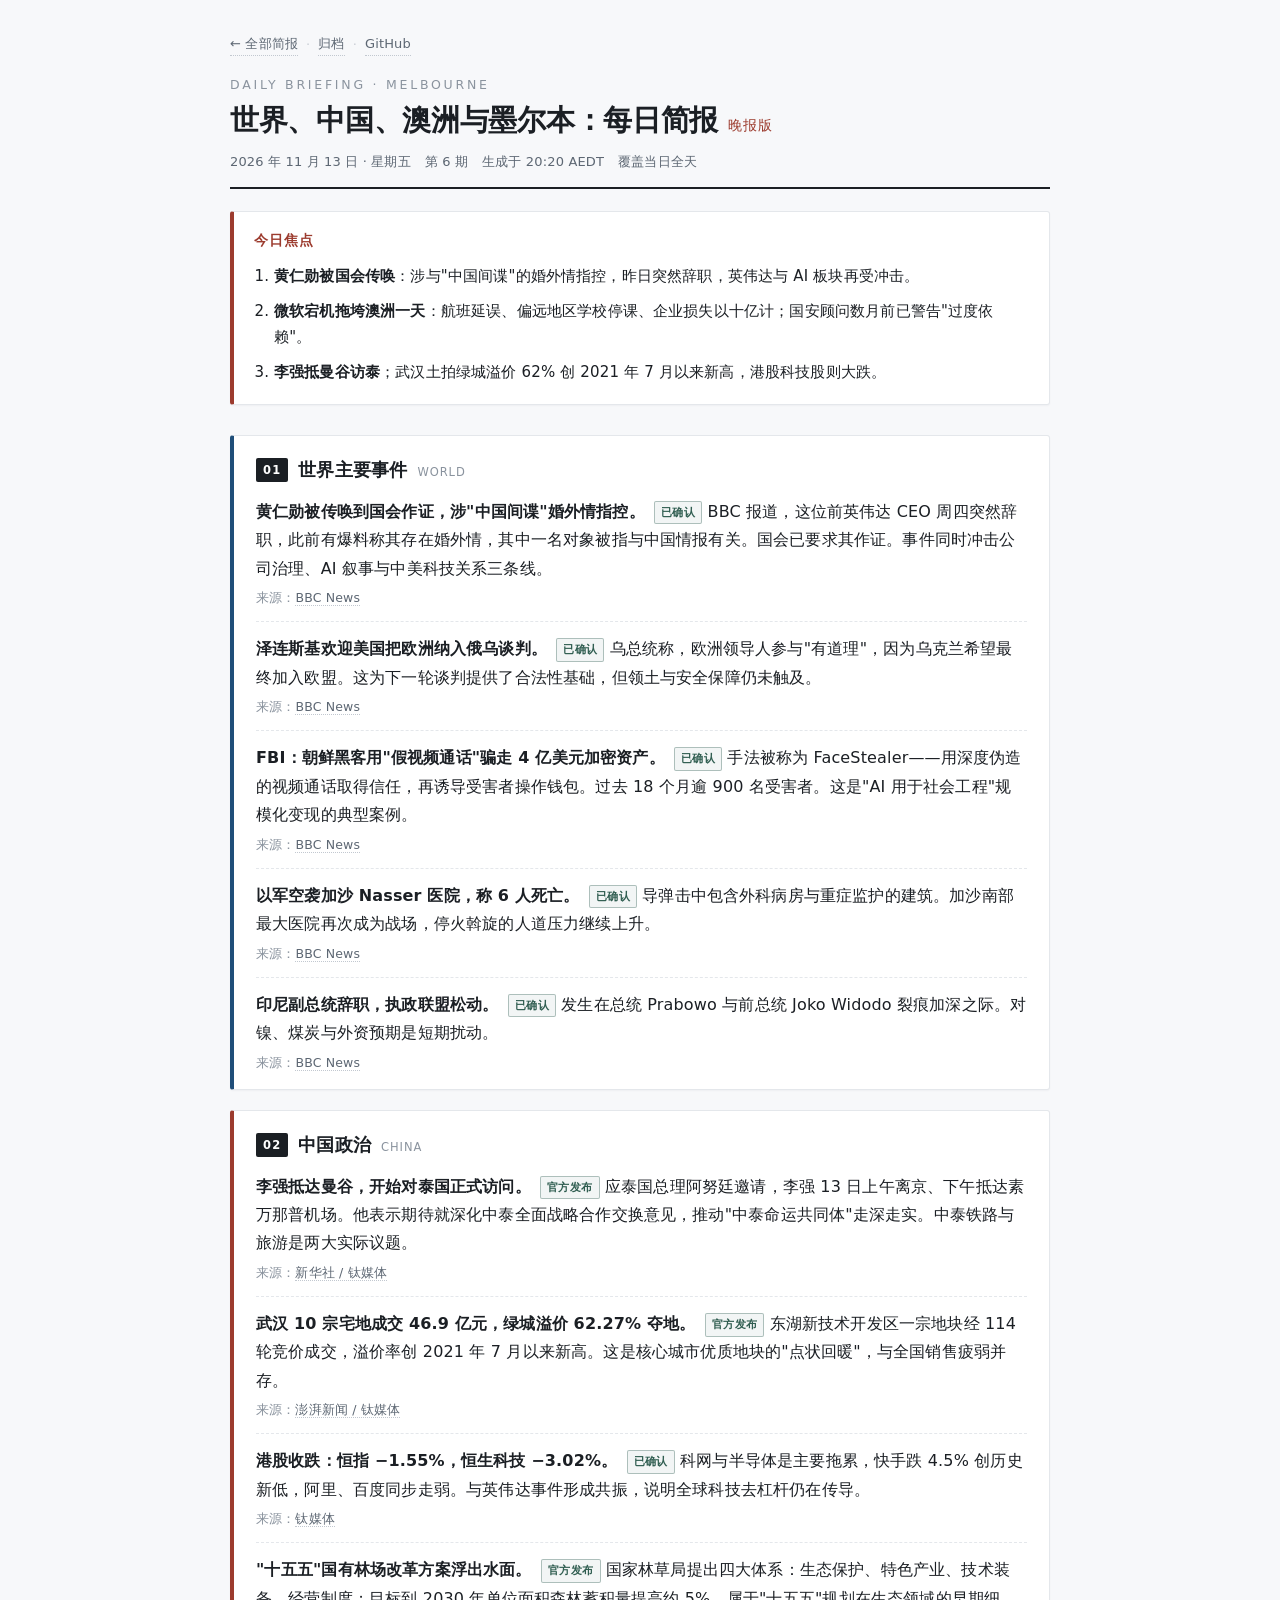
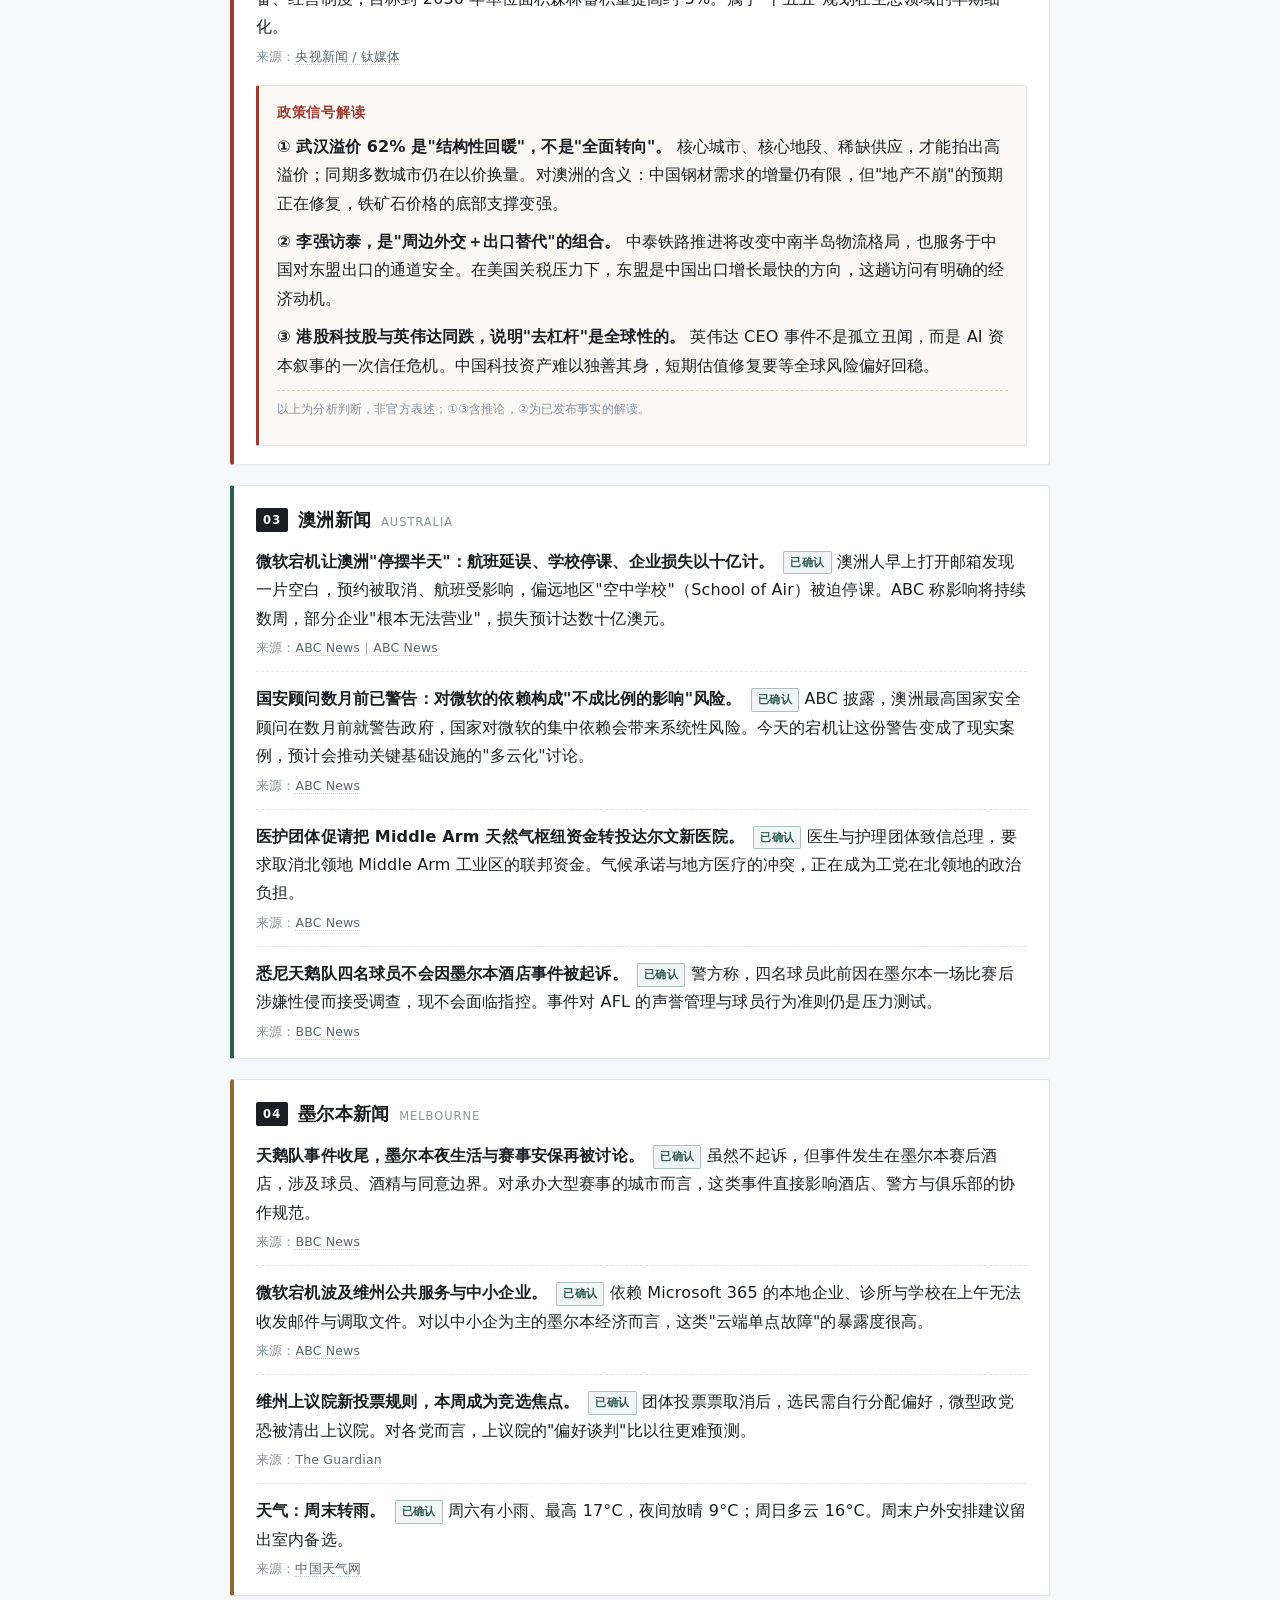
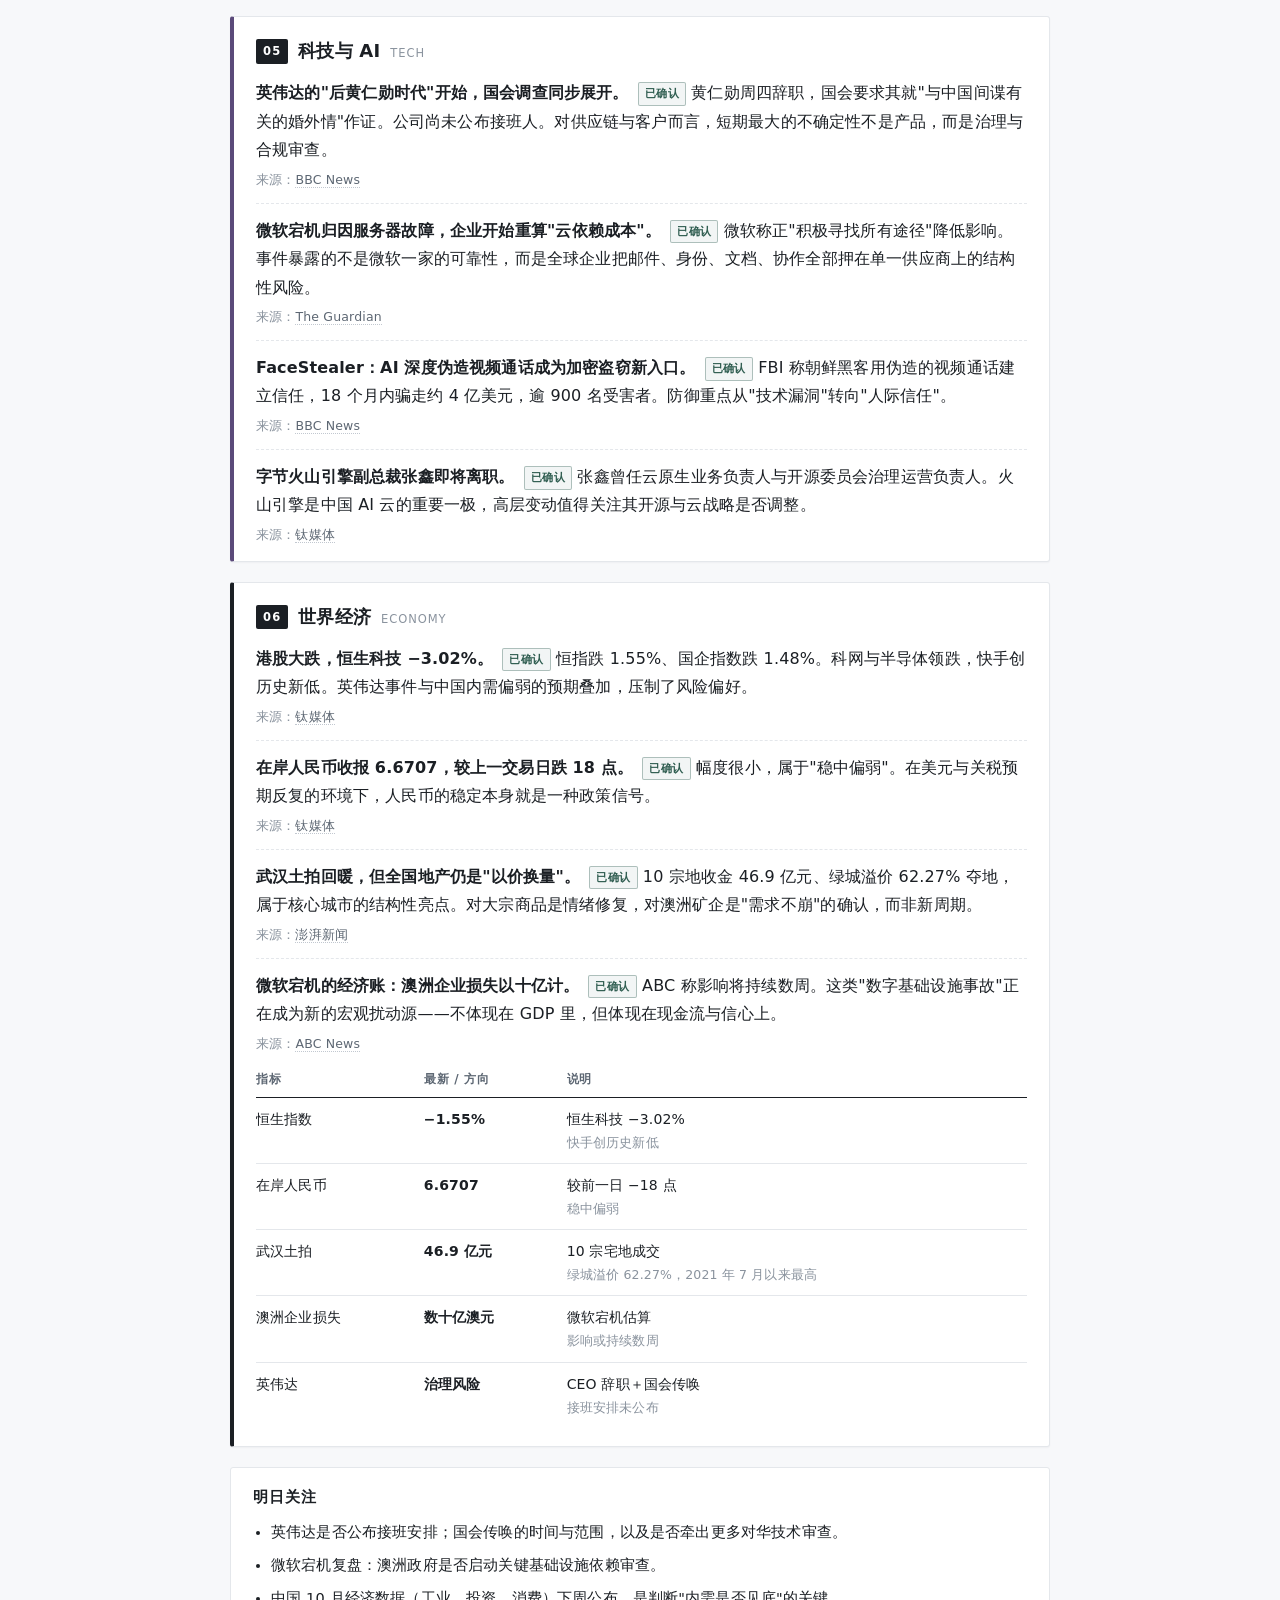
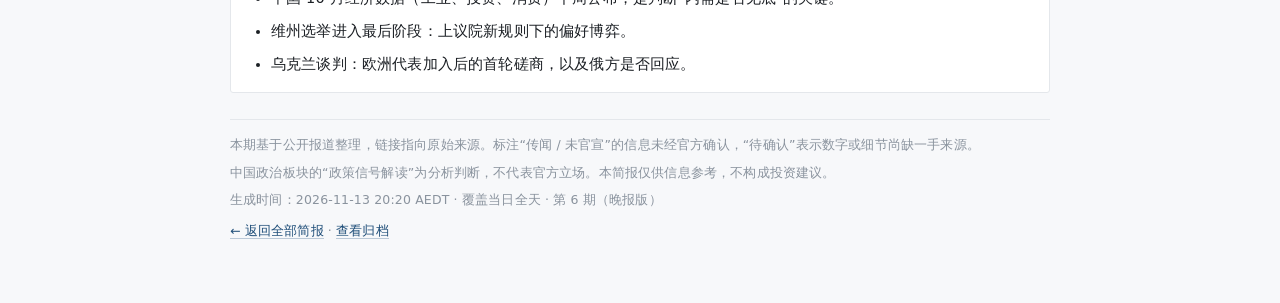
<file: 2026-11-13.html>
<!DOCTYPE html>
<html lang="zh-Hans">
<head>
<meta charset="utf-8">
<meta name="viewport" content="width=device-width, initial-scale=1">
<title>每日简报 · 2026年11月13日（晚报版）</title>
<meta name="dn:date" content="2026-11-13">
<meta name="dn:issue" content="6">
<meta name="dn:summary" content="黄仁勋被国会传唤；微软宕机拖垮澳洲一天；李强访泰与武汉土拍回暖。">
<style>
  :root{
    --ink:#1b1f24; --muted:#5d6773; --faint:#8a939e;
    --line:#e4e7eb; --bg:#f7f8fa; --card:#ffffff;
    --blue:#1f4e79; --brick:#9c3b2e; --green:#2f5d50; --gold:#8a6a2f; --violet:#5b4a7a;
  }
  *{box-sizing:border-box}
  html{-webkit-text-size-adjust:100%}
  body{
    margin:0; padding:32px 18px 56px; background:var(--bg); color:var(--ink);
    font-family:system-ui,-apple-system,"PingFang SC","Hiragino Sans GB","Noto Sans SC","Microsoft YaHei",sans-serif;
    font-size:16px; line-height:1.78; letter-spacing:.01em;
  }
  .wrap{max-width:820px;margin:0 auto}
  a{color:var(--blue);text-decoration:none;border-bottom:1px solid rgba(31,78,121,.28)}
  a:hover{border-bottom-color:var(--blue)}

  /* ---------- 顶部导航 ---------- */
  .topnav{font-size:13px;color:var(--faint);margin:0 0 18px;display:flex;gap:8px;align-items:center}
  .topnav a{color:var(--muted);border-bottom:1px dotted #c2c8d0}
  .topnav .sep{color:#c9ced5}

  /* ---------- 页头 ---------- */
  header.top{border-bottom:2px solid var(--ink);padding-bottom:14px;margin-bottom:22px}
  .kicker{font-size:12.5px;letter-spacing:.22em;color:var(--faint);text-transform:uppercase;margin-bottom:6px}
  h1{font-size:29px;line-height:1.3;margin:0 0 10px;letter-spacing:-.01em}
  .meta{font-size:13px;color:var(--muted);display:flex;flex-wrap:wrap;gap:6px 14px}
  .meta span{white-space:nowrap}

  /* ---------- 今日焦点 ---------- */
  .focus{
    background:#fff;border:1px solid var(--line);border-left:4px solid var(--brick);
    border-radius:3px;padding:16px 20px 10px;margin:0 0 30px;
    box-shadow:0 1px 2px rgba(20,30,45,.04);
  }
  .focus h2{font-size:14px;margin:0 0 10px;color:var(--brick);letter-spacing:.08em}
  .focus ol{margin:0;padding-left:20px}
  .focus li{margin:0 0 8px;font-size:15px}
  .focus li b{font-weight:650}

  /* ---------- 区块卡片 ---------- */
  section.card{
    background:var(--card);border:1px solid var(--line);border-radius:3px;
    padding:18px 22px 14px;margin:0 0 20px;box-shadow:0 1px 2px rgba(20,30,45,.04);
    border-left:4px solid var(--line);
  }
  section.card.s1{border-left-color:var(--blue)}
  section.card.s2{border-left-color:var(--brick)}
  section.card.s3{border-left-color:var(--green)}
  section.card.s4{border-left-color:var(--gold)}
  section.card.s5{border-left-color:var(--violet)}
  section.card.s6{border-left-color:var(--ink)}
  h2.sec{
    font-size:18px;margin:0 0 12px;display:flex;align-items:baseline;gap:10px;
    letter-spacing:.01em;
  }
  h2.sec .num{
    font-size:11.5px;font-weight:600;letter-spacing:.1em;color:#fff;
    background:var(--ink);border-radius:2px;padding:2px 7px;position:relative;top:-2px;
  }
  h2.sec .en{font-size:11.5px;color:var(--faint);letter-spacing:.08em;font-weight:500}

  ul.news{list-style:none;margin:0;padding:0}
  ul.news>li{padding:0 0 13px;margin:0 0 13px;border-bottom:1px dashed var(--line)}
  ul.news>li:last-child{border-bottom:0;margin-bottom:0;padding-bottom:2px}
  ul.news .lead{font-weight:650;color:var(--ink)}
  .src{display:block;margin-top:5px;font-size:12.5px;color:var(--faint);line-height:1.6}
  .src a{color:var(--muted);border-bottom:1px dotted #c2c8d0}

  .tag{
    display:inline-block;font-size:11px;letter-spacing:.04em;padding:1px 6px;border-radius:2px;
    vertical-align:1px;margin-left:4px;font-weight:600;border:1px solid;
  }
  .tag.ok{color:var(--green);border-color:rgba(47,93,80,.35);background:rgba(47,93,80,.06)}
  .tag.rumor{color:var(--gold);border-color:rgba(138,106,47,.35);background:rgba(138,106,47,.07)}
  .tag.tbd{color:var(--faint);border-color:#d5dae1;background:#f4f6f8}

  /* ---------- 政策信号解读 ---------- */
  .signal{
    margin:16px 0 4px;padding:14px 18px;background:#faf7f4;
    border:1px solid #eadfd6;border-left:3px solid var(--brick);border-radius:2px;
  }
  .signal h3{font-size:14px;margin:0 0 8px;color:var(--brick);letter-spacing:.05em}
  .signal p{margin:0 0 9px;font-size:14.5px;color:#33383e}
  .signal p:last-of-type{margin-bottom:10px}
  .signal .note{font-size:12px;color:var(--faint);border-top:1px dashed #e0d3c8;padding-top:8px;margin:0}
  .sig-item{margin:0 0 10px}
  .sig-item .k{font-weight:650}

  /* ---------- 表格 ---------- */
  .tbl-wrap{overflow-x:auto;margin:6px 0 4px;-webkit-overflow-scrolling:touch}
  table{border-collapse:collapse;width:100%;font-size:14px;min-width:520px}
  thead th{
    text-align:left;font-size:12px;letter-spacing:.06em;color:var(--muted);font-weight:600;
    border-bottom:1.5px solid var(--ink);padding:7px 10px 7px 0;white-space:nowrap;
  }
  tbody td{border-bottom:1px solid var(--line);padding:9px 10px 9px 0;vertical-align:top}
  tbody tr:last-child td{border-bottom:0}
  td.num{font-variant-numeric:tabular-nums;white-space:nowrap;font-weight:600}
  td .sub{display:block;font-weight:400;font-size:12.5px;color:var(--faint)}

  /* ---------- 今日关注 ---------- */
  .watch{background:#fff;border:1px solid var(--line);border-radius:3px;padding:16px 22px 8px;margin:0 0 26px}
  .watch h2{font-size:15px;margin:0 0 10px;letter-spacing:.06em;color:var(--ink)}
  .watch ul{margin:0;padding-left:18px}
  .watch li{margin:0 0 7px;font-size:14.5px}

  footer{border-top:1px solid var(--line);padding-top:14px;font-size:12.5px;color:var(--faint);line-height:1.7}
  footer p{margin:0 0 6px}

  @media (max-width:600px){
    body{padding:20px 12px 40px;font-size:15.5px}
    h1{font-size:23px}
    section.card{padding:15px 16px 12px}
    .focus{padding:14px 16px 8px}
    .tbl-wrap{margin-left:-4px;margin-right:-4px}
  }
  @media print{
    body{background:#fff;padding:0;font-size:11pt}
    section.card,.focus,.watch{box-shadow:none;break-inside:avoid}
    a{color:#000;border-bottom:0}
    .tbl-wrap{overflow:visible}
  }
</style>
</head>
<body>
<div class="wrap">

  <nav class="topnav"><a href="./index.html">← 全部简报</a><span class="sep">·</span><a href="./archive.html">归档</a><span class="sep">·</span><a href="https://github.com/RuntaoZhuge/daily-news" target="_blank" rel="noopener">GitHub</a></nav>

  <header class="top">
    <div class="kicker">Daily Briefing · Melbourne</div>
    <h1>世界、中国、澳洲与墨尔本：每日简报<span style="font-size:14px;font-weight:500;color:#9c3b2e;letter-spacing:.08em;margin-left:10px">晚报版</span></h1>
    <div class="meta">
      <span>2026 年 11 月 13 日 · 星期五</span>
      <span>第 6 期</span>
      <span>生成于 20:20 AEDT</span>
      <span>覆盖当日全天</span>
    </div>
  </header>

  <div class="focus">
    <h2>今日焦点</h2>
    <ol>
      <li><b>黄仁勋被国会传唤</b>：涉与"中国间谍"的婚外情指控，昨日突然辞职，英伟达与 AI 板块再受冲击。</li>
      <li><b>微软宕机拖垮澳洲一天</b>：航班延误、偏远地区学校停课、企业损失以十亿计；国安顾问数月前已警告"过度依赖"。</li>
      <li><b>李强抵曼谷访泰</b>；武汉土拍绿城溢价 62% 创 2021 年 7 月以来新高，港股科技股则大跌。</li>
    </ol>
  </div>

  <!-- 1 世界 -->
  <section class="card s1">
    <h2 class="sec"><span class="num">01</span>世界主要事件<span class="en">WORLD</span></h2>
    <ul class="news">
      <li>
        <span class="lead">黄仁勋被传唤到国会作证，涉"中国间谍"婚外情指控。</span>
        <span class="tag ok">已确认</span>
        BBC 报道，这位前英伟达 CEO 周四突然辞职，此前有爆料称其存在婚外情，其中一名对象被指与中国情报有关。国会已要求其作证。事件同时冲击公司治理、AI 叙事与中美科技关系三条线。
        <span class="src">来源：<a href="https://www.bbc.co.uk/news/articles/cmq5vd1wdgz6o" target="_blank" rel="noopener">BBC News</a></span>
      </li>
      <li>
        <span class="lead">泽连斯基欢迎美国把欧洲纳入俄乌谈判。</span>
        <span class="tag ok">已确认</span>
        乌总统称，欧洲领导人参与"有道理"，因为乌克兰希望最终加入欧盟。这为下一轮谈判提供了合法性基础，但领土与安全保障仍未触及。
        <span class="src">来源：<a href="https://www.bbc.co.uk/news/articles/ckn80j9jv3jxo" target="_blank" rel="noopener">BBC News</a></span>
      </li>
      <li>
        <span class="lead">FBI：朝鲜黑客用"假视频通话"骗走 4 亿美元加密资产。</span>
        <span class="tag ok">已确认</span>
        手法被称为 FaceStealer——用深度伪造的视频通话取得信任，再诱导受害者操作钱包。过去 18 个月逾 900 名受害者。这是"AI 用于社会工程"规模化变现的典型案例。
        <span class="src">来源：<a href="https://www.bbc.co.uk/news/articles/cqdj1ellpd70o" target="_blank" rel="noopener">BBC News</a></span>
      </li>
      <li>
        <span class="lead">以军空袭加沙 Nasser 医院，称 6 人死亡。</span>
        <span class="tag ok">已确认</span>
        导弹击中包含外科病房与重症监护的建筑。加沙南部最大医院再次成为战场，停火斡旋的人道压力继续上升。
        <span class="src">来源：<a href="https://www.bbc.co.uk/news/articles/ckzd9p7e4eqeo" target="_blank" rel="noopener">BBC News</a></span>
      </li>
      <li>
        <span class="lead">印尼副总统辞职，执政联盟松动。</span>
        <span class="tag ok">已确认</span>
        发生在总统 Prabowo 与前总统 Joko Widodo 裂痕加深之际。对镍、煤炭与外资预期是短期扰动。
        <span class="src">来源：<a href="https://www.bbc.co.uk/news/articles/cmvgxgz87qqro" target="_blank" rel="noopener">BBC News</a></span>
      </li>
    </ul>
  </section>

  <!-- 2 中国 -->
  <section class="card s2">
    <h2 class="sec"><span class="num">02</span>中国政治<span class="en">CHINA</span></h2>
    <ul class="news">
      <li>
        <span class="lead">李强抵达曼谷，开始对泰国正式访问。</span>
        <span class="tag ok">官方发布</span>
        应泰国总理阿努廷邀请，李强 13 日上午离京、下午抵达素万那普机场。他表示期待就深化中泰全面战略合作交换意见，推动"中泰命运共同体"走深走实。中泰铁路与旅游是两大实际议题。
        <span class="src">来源：<a href="https://www.tmtpost.com/nictation/8204364.html" target="_blank" rel="noopener">新华社 / 钛媒体</a></span>
      </li>
      <li>
        <span class="lead">武汉 10 宗宅地成交 46.9 亿元，绿城溢价 62.27% 夺地。</span>
        <span class="tag ok">官方发布</span>
        东湖新技术开发区一宗地块经 114 轮竞价成交，溢价率创 2021 年 7 月以来新高。这是核心城市优质地块的"点状回暖"，与全国销售疲弱并存。
        <span class="src">来源：<a href="https://www.tmtpost.com/nictation/8204356.html" target="_blank" rel="noopener">澎湃新闻 / 钛媒体</a></span>
      </li>
      <li>
        <span class="lead">港股收跌：恒指 −1.55%，恒生科技 −3.02%。</span>
        <span class="tag ok">已确认</span>
        科网与半导体是主要拖累，快手跌 4.5% 创历史新低，阿里、百度同步走弱。与英伟达事件形成共振，说明全球科技去杠杆仍在传导。
        <span class="src">来源：<a href="https://www.tmtpost.com/nictation/8204349.html" target="_blank" rel="noopener">钛媒体</a></span>
      </li>
      <li>
        <span class="lead">"十五五"国有林场改革方案浮出水面。</span>
        <span class="tag ok">官方发布</span>
        国家林草局提出四大体系：生态保护、特色产业、技术装备、经营制度；目标到 2030 年单位面积森林蓄积量提高约 5%。属于"十五五"规划在生态领域的早期细化。
        <span class="src">来源：<a href="https://www.tmtpost.com/nictation/8204360.html" target="_blank" rel="noopener">央视新闻 / 钛媒体</a></span>
      </li>
    </ul>

    <div class="signal">
      <h3>政策信号解读</h3>
      <div class="sig-item">
        <span class="k">① 武汉溢价 62% 是"结构性回暖"，不是"全面转向"。</span>
        核心城市、核心地段、稀缺供应，才能拍出高溢价；同期多数城市仍在以价换量。对澳洲的含义：中国钢材需求的增量仍有限，但"地产不崩"的预期正在修复，铁矿石价格的底部支撑变强。
      </div>
      <div class="sig-item">
        <span class="k">② 李强访泰，是"周边外交＋出口替代"的组合。</span>
        中泰铁路推进将改变中南半岛物流格局，也服务于中国对东盟出口的通道安全。在美国关税压力下，东盟是中国出口增长最快的方向，这趟访问有明确的经济动机。
      </div>
      <div class="sig-item">
        <span class="k">③ 港股科技股与英伟达同跌，说明"去杠杆"是全球性的。</span>
        英伟达 CEO 事件不是孤立丑闻，而是 AI 资本叙事的一次信任危机。中国科技资产难以独善其身，短期估值修复要等全球风险偏好回稳。
      </div>
      <p class="note">以上为分析判断，非官方表述；①③含推论，②为已发布事实的解读。</p>
    </div>
  </section>

  <!-- 3 澳洲 -->
  <section class="card s3">
    <h2 class="sec"><span class="num">03</span>澳洲新闻<span class="en">AUSTRALIA</span></h2>
    <ul class="news">
      <li>
        <span class="lead">微软宕机让澳洲"停摆半天"：航班延误、学校停课、企业损失以十亿计。</span>
        <span class="tag ok">已确认</span>
        澳洲人早上打开邮箱发现一片空白，预约被取消、航班受影响，偏远地区"空中学校"（School of Air）被迫停课。ABC 称影响将持续数周，部分企业"根本无法营业"，损失预计达数十亿澳元。
        <span class="src">来源：<a href="https://www.abc.net.au/news/2026-11-13/microsoft-outlook-outage-australians-hit/107381378" target="_blank" rel="noopener">ABC News</a>｜<a href="https://www.abc.net.au/news/2026-11-13/microsoft-outlook-outage-cost-to-businesses/107381570" target="_blank" rel="noopener">ABC News</a></span>
      </li>
      <li>
        <span class="lead">国安顾问数月前已警告：对微软的依赖构成"不成比例的影响"风险。</span>
        <span class="tag ok">已确认</span>
        ABC 披露，澳洲最高国家安全顾问在数月前就警告政府，国家对微软的集中依赖会带来系统性风险。今天的宕机让这份警告变成了现实案例，预计会推动关键基础设施的"多云化"讨论。
        <span class="src">来源：<a href="https://www.abc.net.au/news/2026-11-13/microsoft-reliance-national-security-risk/107382100" target="_blank" rel="noopener">ABC News</a></span>
      </li>
      <li>
        <span class="lead">医护团体促请把 Middle Arm 天然气枢纽资金转投达尔文新医院。</span>
        <span class="tag ok">已确认</span>
        医生与护理团体致信总理，要求取消北领地 Middle Arm 工业区的联邦资金。气候承诺与地方医疗的冲突，正在成为工党在北领地的政治负担。
        <span class="src">来源：<a href="https://www.abc.net.au/news/2026-11-13/anthony-albanese-middle-arm-royal-darwin-hospital-funding-letter/107379440" target="_blank" rel="noopener">ABC News</a></span>
      </li>
      <li>
        <span class="lead">悉尼天鹅队四名球员不会因墨尔本酒店事件被起诉。</span>
        <span class="tag ok">已确认</span>
        警方称，四名球员此前因在墨尔本一场比赛后涉嫌性侵而接受调查，现不会面临指控。事件对 AFL 的声誉管理与球员行为准则仍是压力测试。
        <span class="src">来源：<a href="https://www.bbc.co.uk/news/articles/ckregjwr7njqo" target="_blank" rel="noopener">BBC News</a></span>
      </li>
    </ul>
  </section>

  <!-- 4 墨尔本 -->
  <section class="card s4">
    <h2 class="sec"><span class="num">04</span>墨尔本新闻<span class="en">MELBOURNE</span></h2>
    <ul class="news">
      <li>
        <span class="lead">天鹅队事件收尾，墨尔本夜生活与赛事安保再被讨论。</span>
        <span class="tag ok">已确认</span>
        虽然不起诉，但事件发生在墨尔本赛后酒店，涉及球员、酒精与同意边界。对承办大型赛事的城市而言，这类事件直接影响酒店、警方与俱乐部的协作规范。
        <span class="src">来源：<a href="https://www.bbc.co.uk/news/articles/ckregjwr7njqo" target="_blank" rel="noopener">BBC News</a></span>
      </li>
      <li>
        <span class="lead">微软宕机波及维州公共服务与中小企业。</span>
        <span class="tag ok">已确认</span>
        依赖 Microsoft 365 的本地企业、诊所与学校在上午无法收发邮件与调取文件。对以中小企为主的墨尔本经济而言，这类"云端单点故障"的暴露度很高。
        <span class="src">来源：<a href="https://www.abc.net.au/news/2026-11-13/microsoft-outlook-outage-cost-to-businesses/107381570" target="_blank" rel="noopener">ABC News</a></span>
      </li>
      <li>
        <span class="lead">维州上议院新投票规则，本周成为竞选焦点。</span>
        <span class="tag ok">已确认</span>
        团体投票票取消后，选民需自行分配偏好，微型政党恐被清出上议院。对各党而言，上议院的"偏好谈判"比以往更难预测。
        <span class="src">来源：<a href="https://www.theguardian.com/global/video/2026/nov/11/victoria-election-the-upper-house-vote-explained" target="_blank" rel="noopener">The Guardian</a></span>
      </li>
      <li>
        <span class="lead">天气：周末转雨。</span>
        <span class="tag ok">已确认</span>
        周六有小雨、最高 17°C，夜间放晴 9°C；周日多云 16°C。周末户外安排建议留出室内备选。
        <span class="src">来源：<a href="https://www.weather.com.cn/weather2d/601060101.shtml" target="_blank" rel="noopener">中国天气网</a></span>
      </li>
    </ul>
  </section>

  <!-- 5 科技 -->
  <section class="card s5">
    <h2 class="sec"><span class="num">05</span>科技与 AI<span class="en">TECH</span></h2>
    <ul class="news">
      <li>
        <span class="lead">英伟达的"后黄仁勋时代"开始，国会调查同步展开。</span>
        <span class="tag ok">已确认</span>
        黄仁勋周四辞职，国会要求其就"与中国间谍有关的婚外情"作证。公司尚未公布接班人。对供应链与客户而言，短期最大的不确定性不是产品，而是治理与合规审查。
        <span class="src">来源：<a href="https://www.bbc.co.uk/news/articles/cmq5vd1wdgz6o" target="_blank" rel="noopener">BBC News</a></span>
      </li>
      <li>
        <span class="lead">微软宕机归因服务器故障，企业开始重算"云依赖成本"。</span>
        <span class="tag ok">已确认</span>
        微软称正"积极寻找所有途径"降低影响。事件暴露的不是微软一家的可靠性，而是全球企业把邮件、身份、文档、协作全部押在单一供应商上的结构性风险。
        <span class="src">来源：<a href="https://www.theguardian.com/technology/2026/nov/13/microsoft-outage-outlook-teams-word-excel-reports" target="_blank" rel="noopener">The Guardian</a></span>
      </li>
      <li>
        <span class="lead">FaceStealer：AI 深度伪造视频通话成为加密盗窃新入口。</span>
        <span class="tag ok">已确认</span>
        FBI 称朝鲜黑客用伪造的视频通话建立信任，18 个月内骗走约 4 亿美元，逾 900 名受害者。防御重点从"技术漏洞"转向"人际信任"。
        <span class="src">来源：<a href="https://www.bbc.co.uk/news/articles/cqdj1ellpd70o" target="_blank" rel="noopener">BBC News</a></span>
      </li>
      <li>
        <span class="lead">字节火山引擎副总裁张鑫即将离职。</span>
        <span class="tag ok">已确认</span>
        张鑫曾任云原生业务负责人与开源委员会治理运营负责人。火山引擎是中国 AI 云的重要一极，高层变动值得关注其开源与云战略是否调整。
        <span class="src">来源：<a href="https://www.tmtpost.com/nictation/8204379.html" target="_blank" rel="noopener">钛媒体</a></span>
      </li>
    </ul>
  </section>

  <!-- 6 经济 -->
  <section class="card s6">
    <h2 class="sec"><span class="num">06</span>世界经济<span class="en">ECONOMY</span></h2>
    <ul class="news">
      <li>
        <span class="lead">港股大跌，恒生科技 −3.02%。</span>
        <span class="tag ok">已确认</span>
        恒指跌 1.55%、国企指数跌 1.48%。科网与半导体领跌，快手创历史新低。英伟达事件与中国内需偏弱的预期叠加，压制了风险偏好。
        <span class="src">来源：<a href="https://www.tmtpost.com/nictation/8204349.html" target="_blank" rel="noopener">钛媒体</a></span>
      </li>
      <li>
        <span class="lead">在岸人民币收报 6.6707，较上一交易日跌 18 点。</span>
        <span class="tag ok">已确认</span>
        幅度很小，属于"稳中偏弱"。在美元与关税预期反复的环境下，人民币的稳定本身就是一种政策信号。
        <span class="src">来源：<a href="https://www.tmtpost.com/nictation/8204361.html" target="_blank" rel="noopener">钛媒体</a></span>
      </li>
      <li>
        <span class="lead">武汉土拍回暖，但全国地产仍是"以价换量"。</span>
        <span class="tag ok">已确认</span>
        10 宗地收金 46.9 亿元、绿城溢价 62.27% 夺地，属于核心城市的结构性亮点。对大宗商品是情绪修复，对澳洲矿企是"需求不崩"的确认，而非新周期。
        <span class="src">来源：<a href="https://www.tmtpost.com/nictation/8204356.html" target="_blank" rel="noopener">澎湃新闻</a></span>
      </li>
      <li>
        <span class="lead">微软宕机的经济账：澳洲企业损失以十亿计。</span>
        <span class="tag ok">已确认</span>
        ABC 称影响将持续数周。这类"数字基础设施事故"正在成为新的宏观扰动源——不体现在 GDP 里，但体现在现金流与信心上。
        <span class="src">来源：<a href="https://www.abc.net.au/news/2026-11-13/microsoft-outlook-outage-cost-to-businesses/107381570" target="_blank" rel="noopener">ABC News</a></span>
      </li>
    </ul>

    <div class="tbl-wrap">
      <table>
        <thead>
          <tr><th>指标</th><th>最新 / 方向</th><th>说明</th></tr>
        </thead>
        <tbody>
          <tr>
            <td>恒生指数</td>
            <td class="num">−1.55%</td>
            <td>恒生科技 −3.02%<span class="sub">快手创历史新低</span></td>
          </tr>
          <tr>
            <td>在岸人民币</td>
            <td class="num">6.6707</td>
            <td>较前一日 −18 点<span class="sub">稳中偏弱</span></td>
          </tr>
          <tr>
            <td>武汉土拍</td>
            <td class="num">46.9 亿元</td>
            <td>10 宗宅地成交<span class="sub">绿城溢价 62.27%，2021 年 7 月以来最高</span></td>
          </tr>
          <tr>
            <td>澳洲企业损失</td>
            <td class="num">数十亿澳元</td>
            <td>微软宕机估算<span class="sub">影响或持续数周</span></td>
          </tr>
          <tr>
            <td>英伟达</td>
            <td class="num">治理风险</td>
            <td>CEO 辞职＋国会传唤<span class="sub">接班安排未公布</span></td>
          </tr>
        </tbody>
      </table>
    </div>
  </section>

  <div class="watch">
    <h2>明日关注</h2>
    <ul>
      <li>英伟达是否公布接班安排；国会传唤的时间与范围，以及是否牵出更多对华技术审查。</li>
      <li>微软宕机复盘：澳洲政府是否启动关键基础设施依赖审查。</li>
      <li>中国 10 月经济数据（工业、投资、消费）下周公布，是判断"内需是否见底"的关键。</li>
      <li>维州选举进入最后阶段：上议院新规则下的偏好博弈。</li>
      <li>乌克兰谈判：欧洲代表加入后的首轮磋商，以及俄方是否回应。</li>
    </ul>
  </div>

  <footer>
    <p>本期基于公开报道整理，链接指向原始来源。标注“传闻 / 未官宣”的信息未经官方确认，“待确认”表示数字或细节尚缺一手来源。</p>
    <p>中国政治板块的“政策信号解读”为分析判断，不代表官方立场。本简报仅供信息参考，不构成投资建议。</p>
    <p>生成时间：2026-11-13 20:20 AEDT · 覆盖当日全天 · 第 6 期（晚报版）</p>
    <p style="margin-top:10px"><a href="./index.html">← 返回全部简报</a> · <a href="./archive.html">查看归档</a></p>
  </footer>

</div>
</body>
</html>
</file>
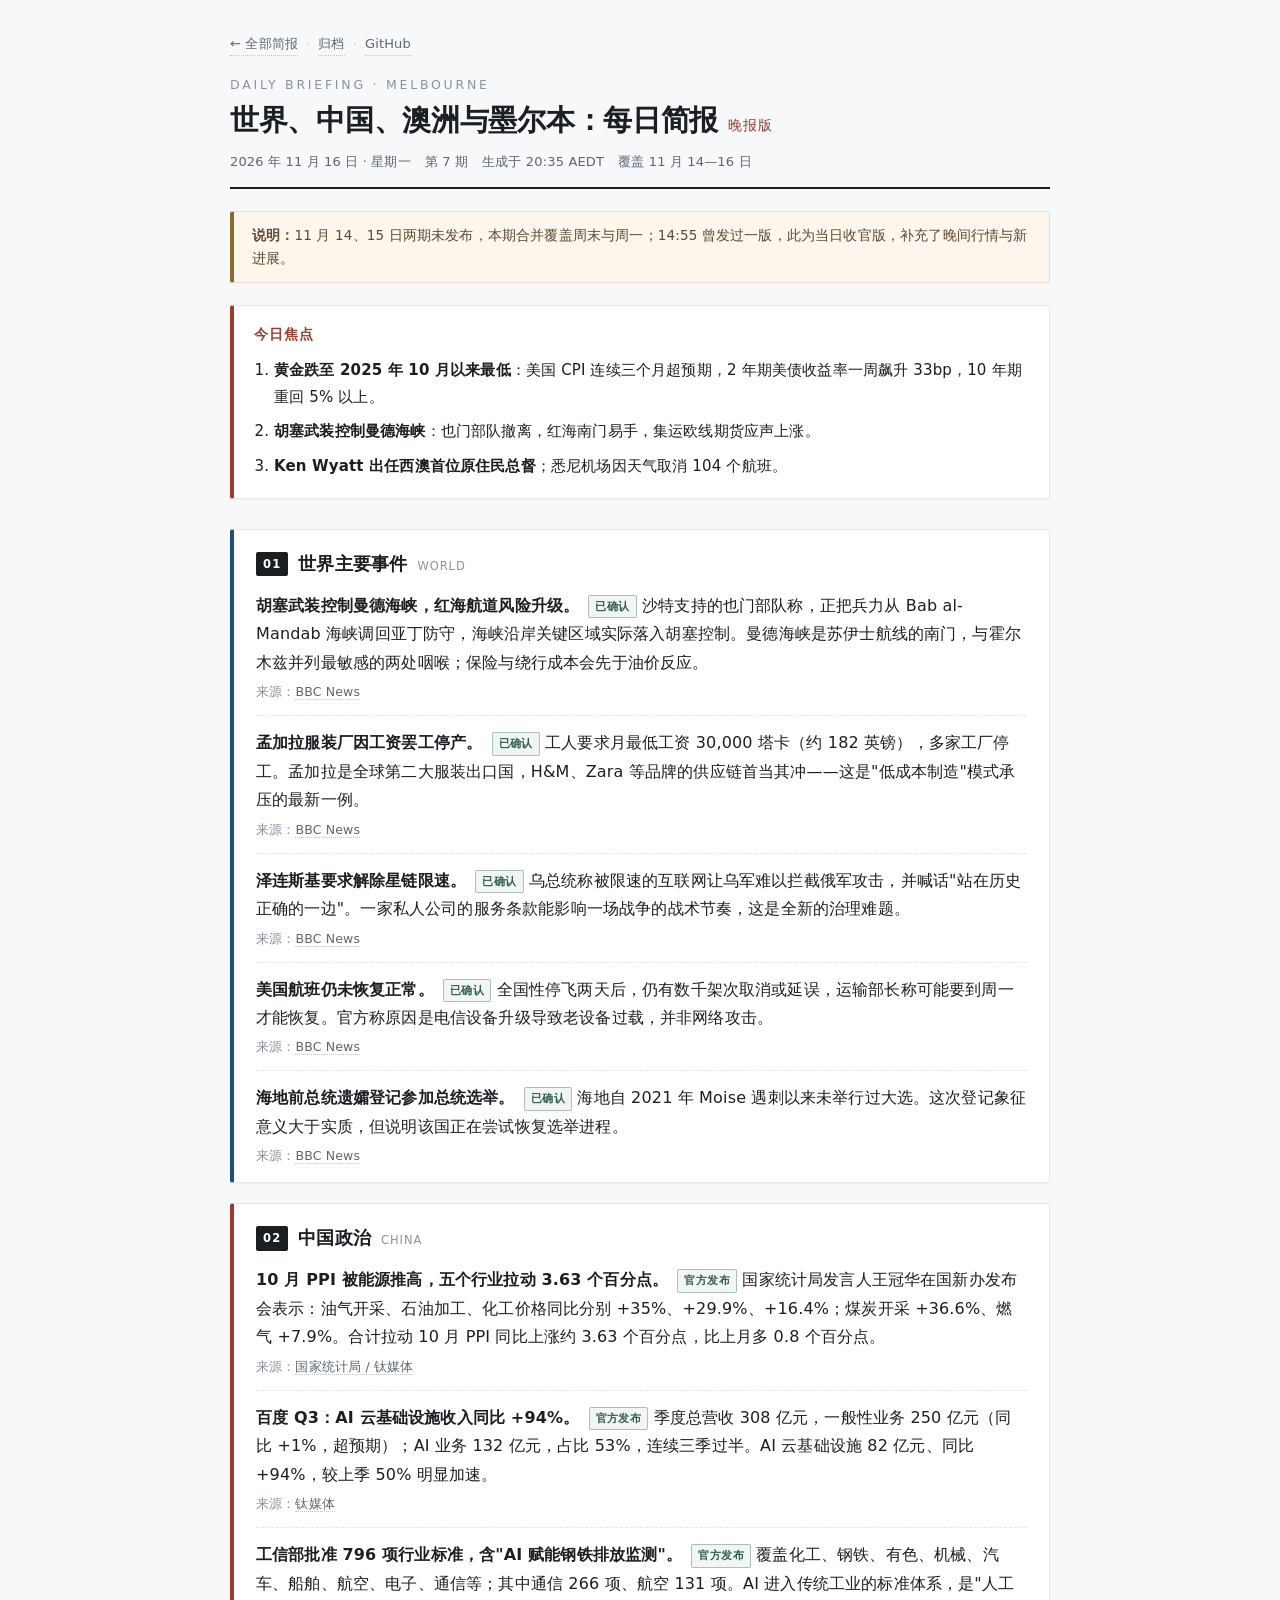
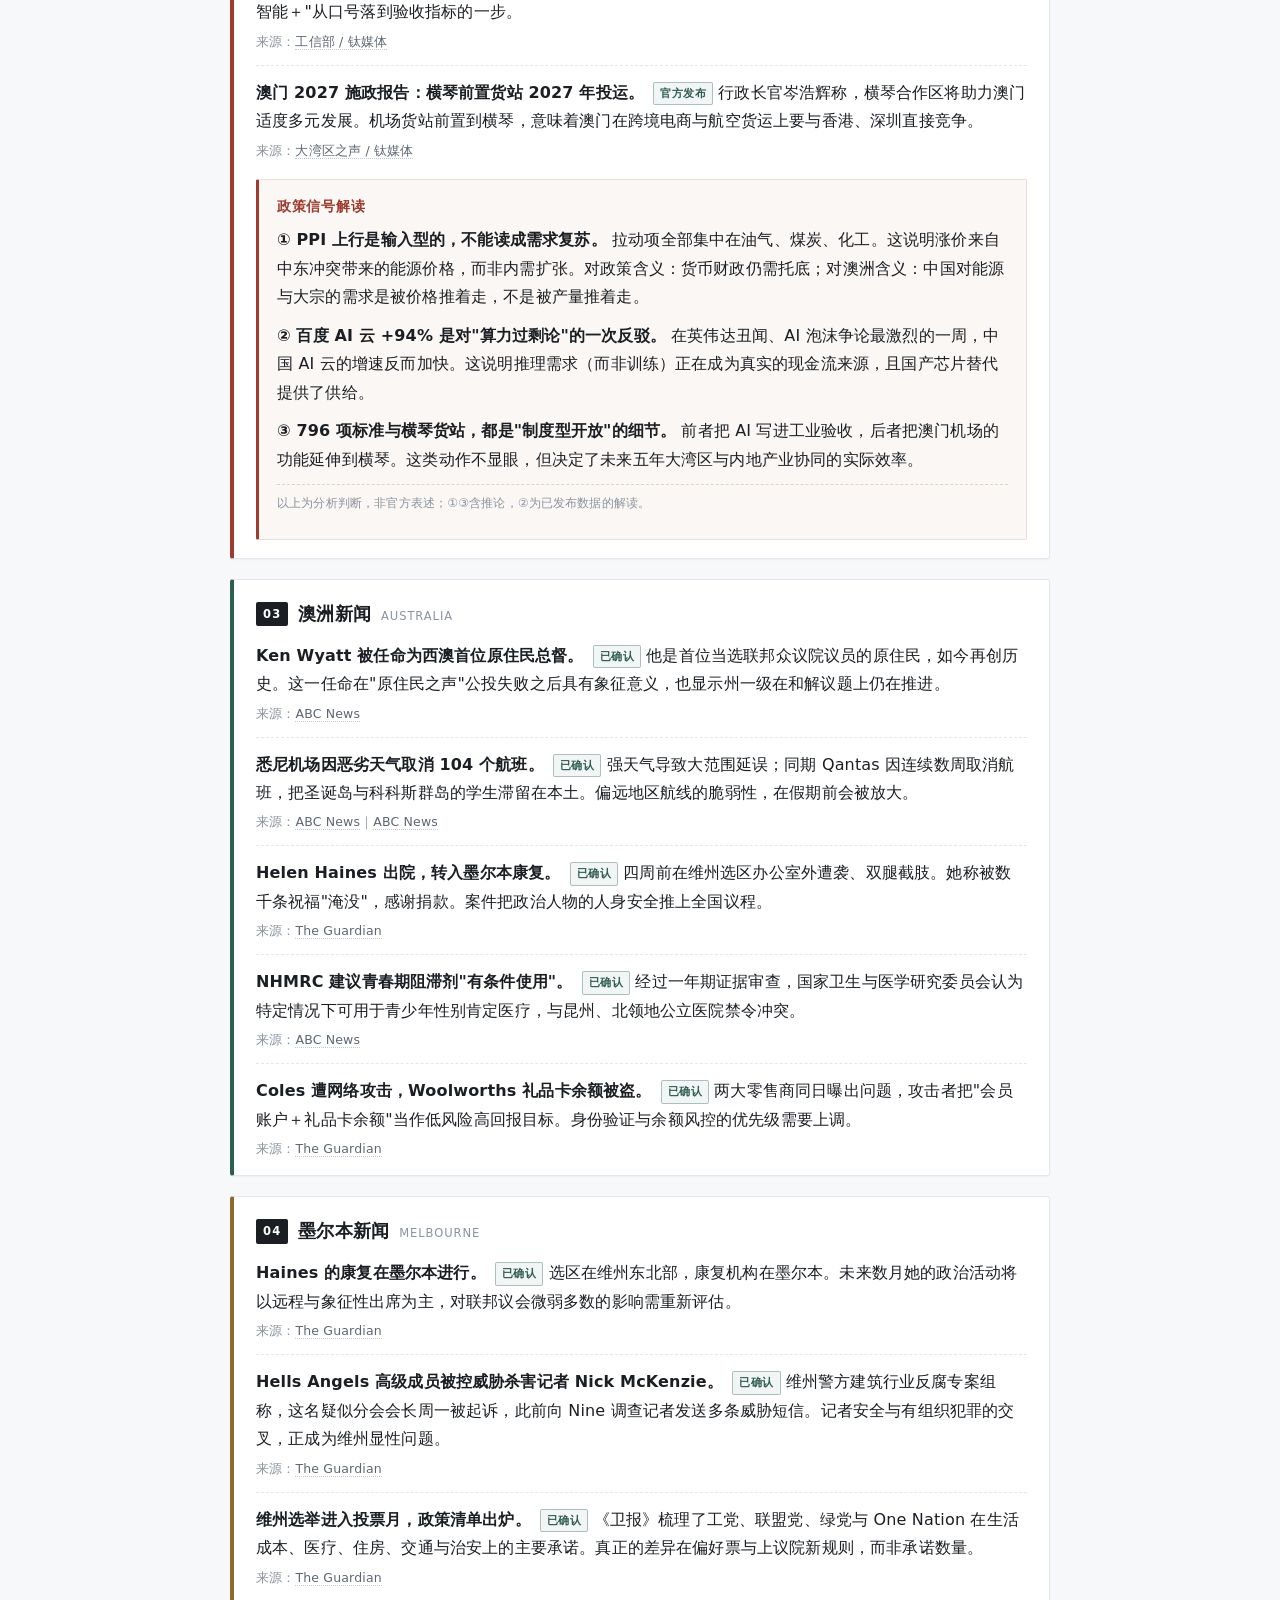
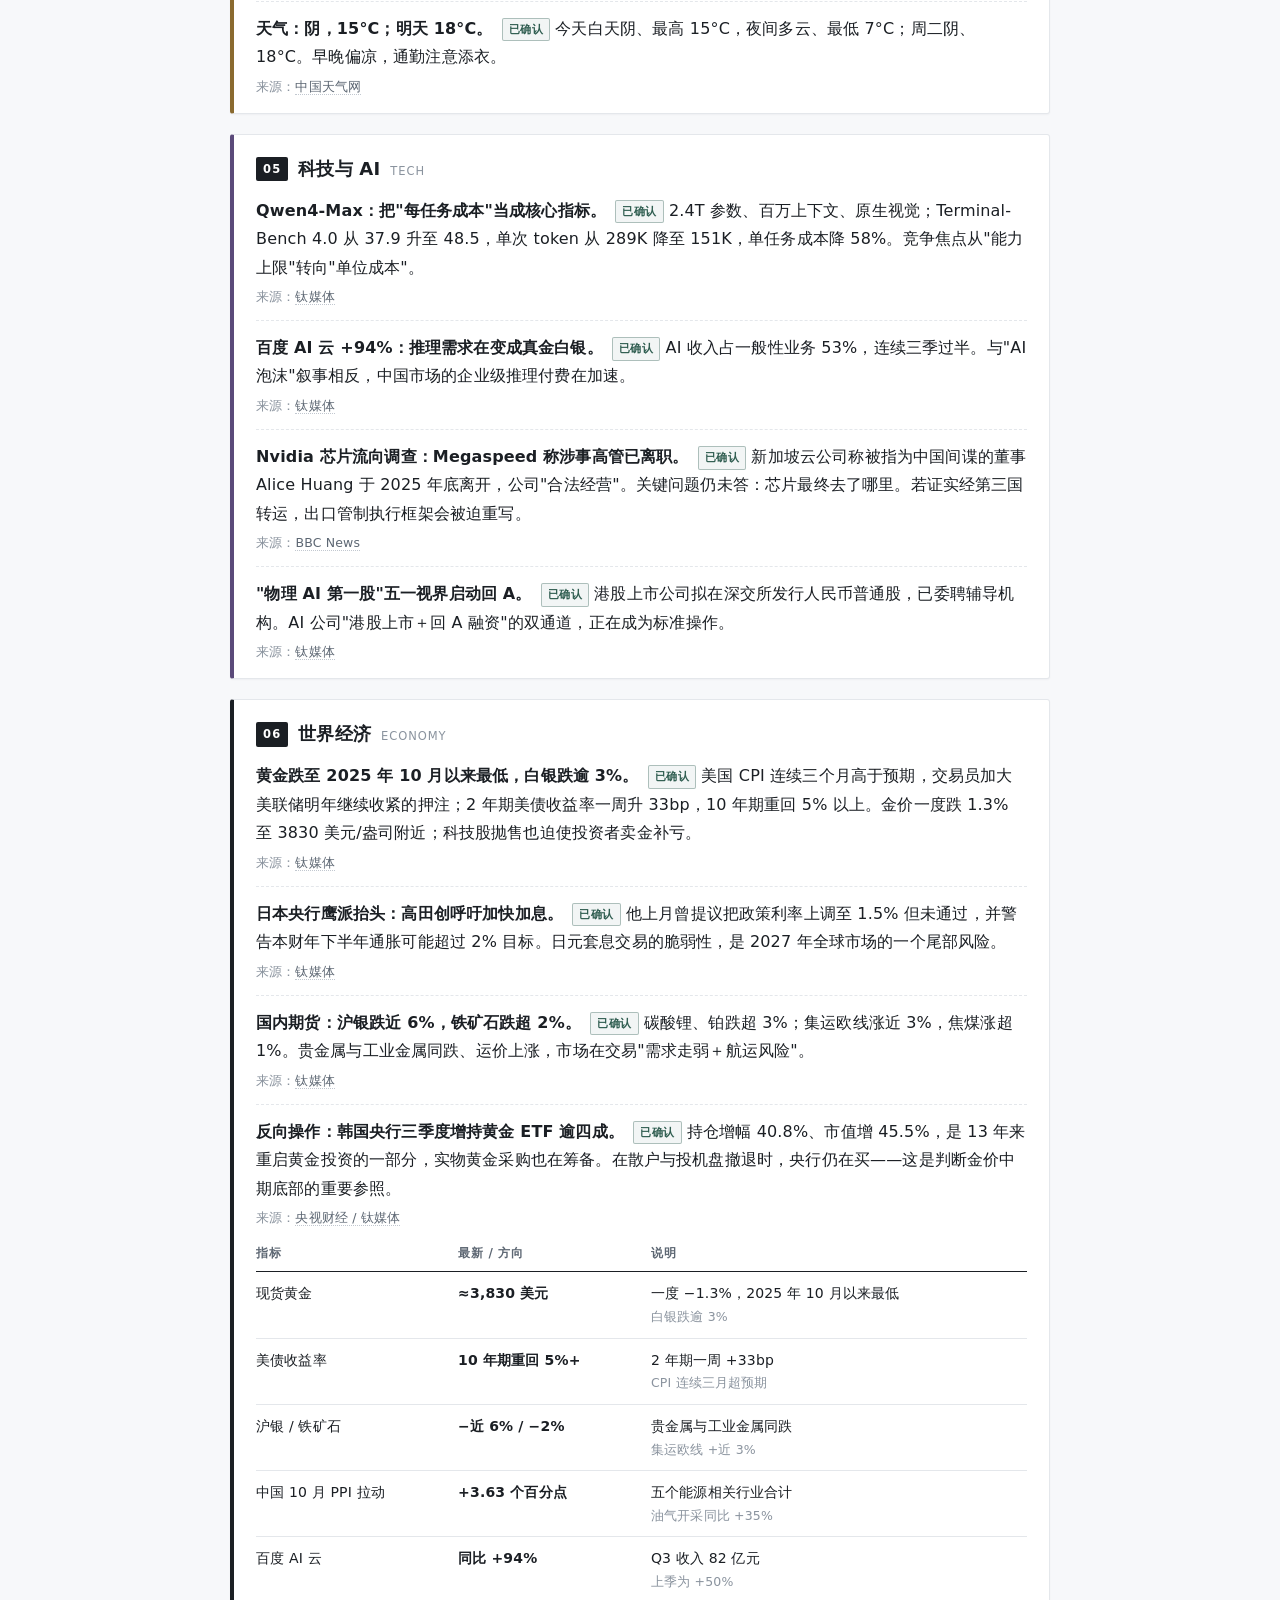
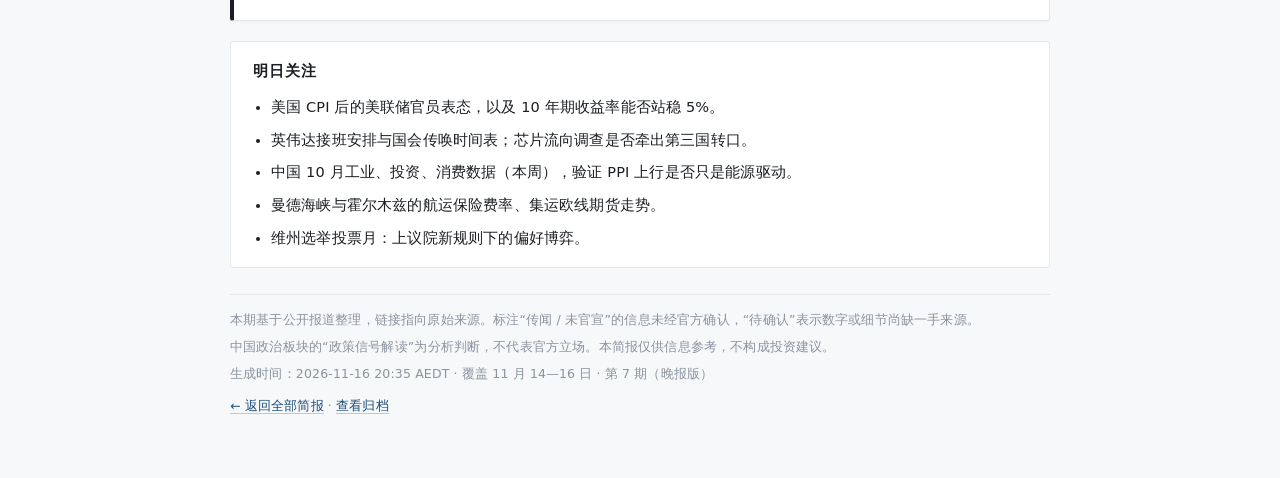
<file: 2026-11-16.html>
<!DOCTYPE html>
<html lang="zh-Hans">
<head>
<meta charset="utf-8">
<meta name="viewport" content="width=device-width, initial-scale=1">
<title>每日简报 · 2026年11月16日（晚报版）</title>
<meta name="dn:date" content="2026-11-16">
<meta name="dn:issue" content="7">
<meta name="dn:summary" content="黄金跌至 2025 年 10 月以来最低；胡塞控制曼德海峡；Ken Wyatt 任西澳总督。">
<style>
  :root{
    --ink:#1b1f24; --muted:#5d6773; --faint:#8a939e;
    --line:#e4e7eb; --bg:#f7f8fa; --card:#ffffff;
    --blue:#1f4e79; --brick:#9c3b2e; --green:#2f5d50; --gold:#8a6a2f; --violet:#5b4a7a;
  }
  *{box-sizing:border-box}
  html{-webkit-text-size-adjust:100%}
  body{
    margin:0; padding:32px 18px 56px; background:var(--bg); color:var(--ink);
    font-family:system-ui,-apple-system,"PingFang SC","Hiragino Sans GB","Noto Sans SC","Microsoft YaHei",sans-serif;
    font-size:16px; line-height:1.78; letter-spacing:.01em;
  }
  .wrap{max-width:820px;margin:0 auto}
  a{color:var(--blue);text-decoration:none;border-bottom:1px solid rgba(31,78,121,.28)}
  a:hover{border-bottom-color:var(--blue)}

  /* ---------- 顶部导航 ---------- */
  .topnav{font-size:13px;color:var(--faint);margin:0 0 18px;display:flex;gap:8px;align-items:center}
  .topnav a{color:var(--muted);border-bottom:1px dotted #c2c8d0}
  .topnav .sep{color:#c9ced5}

  /* ---------- 页头 ---------- */
  header.top{border-bottom:2px solid var(--ink);padding-bottom:14px;margin-bottom:22px}
  .kicker{font-size:12.5px;letter-spacing:.22em;color:var(--faint);text-transform:uppercase;margin-bottom:6px}
  h1{font-size:29px;line-height:1.3;margin:0 0 10px;letter-spacing:-.01em}
  .meta{font-size:13px;color:var(--muted);display:flex;flex-wrap:wrap;gap:6px 14px}
  .meta span{white-space:nowrap}

  /* ---------- 今日焦点 ---------- */
  .focus{
    background:#fff;border:1px solid var(--line);border-left:4px solid var(--brick);
    border-radius:3px;padding:16px 20px 10px;margin:0 0 30px;
    box-shadow:0 1px 2px rgba(20,30,45,.04);
  }
  .focus h2{font-size:14px;margin:0 0 10px;color:var(--brick);letter-spacing:.08em}
  .focus ol{margin:0;padding-left:20px}
  .focus li{margin:0 0 8px;font-size:15px}
  .focus li b{font-weight:650}

  /* ---------- 区块卡片 ---------- */
  section.card{
    background:var(--card);border:1px solid var(--line);border-radius:3px;
    padding:18px 22px 14px;margin:0 0 20px;box-shadow:0 1px 2px rgba(20,30,45,.04);
    border-left:4px solid var(--line);
  }
  section.card.s1{border-left-color:var(--blue)}
  section.card.s2{border-left-color:var(--brick)}
  section.card.s3{border-left-color:var(--green)}
  section.card.s4{border-left-color:var(--gold)}
  section.card.s5{border-left-color:var(--violet)}
  section.card.s6{border-left-color:var(--ink)}
  h2.sec{
    font-size:18px;margin:0 0 12px;display:flex;align-items:baseline;gap:10px;
    letter-spacing:.01em;
  }
  h2.sec .num{
    font-size:11.5px;font-weight:600;letter-spacing:.1em;color:#fff;
    background:var(--ink);border-radius:2px;padding:2px 7px;position:relative;top:-2px;
  }
  h2.sec .en{font-size:11.5px;color:var(--faint);letter-spacing:.08em;font-weight:500}

  ul.news{list-style:none;margin:0;padding:0}
  ul.news>li{padding:0 0 13px;margin:0 0 13px;border-bottom:1px dashed var(--line)}
  ul.news>li:last-child{border-bottom:0;margin-bottom:0;padding-bottom:2px}
  ul.news .lead{font-weight:650;color:var(--ink)}
  .src{display:block;margin-top:5px;font-size:12.5px;color:var(--faint);line-height:1.6}
  .src a{color:var(--muted);border-bottom:1px dotted #c2c8d0}

  .tag{
    display:inline-block;font-size:11px;letter-spacing:.04em;padding:1px 6px;border-radius:2px;
    vertical-align:1px;margin-left:4px;font-weight:600;border:1px solid;
  }
  .tag.ok{color:var(--green);border-color:rgba(47,93,80,.35);background:rgba(47,93,80,.06)}
  .tag.rumor{color:var(--gold);border-color:rgba(138,106,47,.35);background:rgba(138,106,47,.07)}
  .tag.tbd{color:var(--faint);border-color:#d5dae1;background:#f4f6f8}

  /* ---------- 政策信号解读 ---------- */
  .signal{
    margin:16px 0 4px;padding:14px 18px;background:#faf7f4;
    border:1px solid #eadfd6;border-left:3px solid var(--brick);border-radius:2px;
  }
  .signal h3{font-size:14px;margin:0 0 8px;color:var(--brick);letter-spacing:.05em}
  .signal p{margin:0 0 9px;font-size:14.5px;color:#33383e}
  .signal p:last-of-type{margin-bottom:10px}
  .signal .note{font-size:12px;color:var(--faint);border-top:1px dashed #e0d3c8;padding-top:8px;margin:0}
  .sig-item{margin:0 0 10px}
  .sig-item .k{font-weight:650}

  /* ---------- 表格 ---------- */
  .tbl-wrap{overflow-x:auto;margin:6px 0 4px;-webkit-overflow-scrolling:touch}
  table{border-collapse:collapse;width:100%;font-size:14px;min-width:520px}
  thead th{
    text-align:left;font-size:12px;letter-spacing:.06em;color:var(--muted);font-weight:600;
    border-bottom:1.5px solid var(--ink);padding:7px 10px 7px 0;white-space:nowrap;
  }
  tbody td{border-bottom:1px solid var(--line);padding:9px 10px 9px 0;vertical-align:top}
  tbody tr:last-child td{border-bottom:0}
  td.num{font-variant-numeric:tabular-nums;white-space:nowrap;font-weight:600}
  td .sub{display:block;font-weight:400;font-size:12.5px;color:var(--faint)}

  /* ---------- 今日关注 ---------- */
  .watch{background:#fff;border:1px solid var(--line);border-radius:3px;padding:16px 22px 8px;margin:0 0 26px}
  .watch h2{font-size:15px;margin:0 0 10px;letter-spacing:.06em;color:var(--ink)}
  .watch ul{margin:0;padding-left:18px}
  .watch li{margin:0 0 7px;font-size:14.5px}

  footer{border-top:1px solid var(--line);padding-top:14px;font-size:12.5px;color:var(--faint);line-height:1.7}
  footer p{margin:0 0 6px}

  @media (max-width:600px){
    body{padding:20px 12px 40px;font-size:15.5px}
    h1{font-size:23px}
    section.card{padding:15px 16px 12px}
    .focus{padding:14px 16px 8px}
    .tbl-wrap{margin-left:-4px;margin-right:-4px}
  }
  @media print{
    body{background:#fff;padding:0;font-size:11pt}
    section.card,.focus,.watch{box-shadow:none;break-inside:avoid}
    a{color:#000;border-bottom:0}
    .tbl-wrap{overflow:visible}
  }

  .notice{
    background:#fdf6ec;border:1px solid #eadfcb;border-left:4px solid var(--gold);
    border-radius:3px;padding:12px 18px;margin:0 0 22px;font-size:13.5px;color:#5d4a2f;line-height:1.7;
  }
</style>
</head>
<body>
<div class="wrap">

  <nav class="topnav"><a href="./index.html">← 全部简报</a><span class="sep">·</span><a href="./archive.html">归档</a><span class="sep">·</span><a href="https://github.com/RuntaoZhuge/daily-news" target="_blank" rel="noopener">GitHub</a></nav>

  <header class="top">
    <div class="kicker">Daily Briefing · Melbourne</div>
    <h1>世界、中国、澳洲与墨尔本：每日简报<span style="font-size:14px;font-weight:500;color:#9c3b2e;letter-spacing:.08em;margin-left:10px">晚报版</span></h1>
    <div class="meta">
      <span>2026 年 11 月 16 日 · 星期一</span>
      <span>第 7 期</span>
      <span>生成于 20:35 AEDT</span>
      <span>覆盖 11 月 14—16 日</span>
    </div>
  </header>

  <div class="notice">
    <strong>说明：</strong>11 月 14、15 日两期未发布，本期合并覆盖周末与周一；14:55 曾发过一版，此为当日收官版，补充了晚间行情与新进展。
  </div>

  <div class="focus">
    <h2>今日焦点</h2>
    <ol>
      <li><b>黄金跌至 2025 年 10 月以来最低</b>：美国 CPI 连续三个月超预期，2 年期美债收益率一周飙升 33bp，10 年期重回 5% 以上。</li>
      <li><b>胡塞武装控制曼德海峡</b>：也门部队撤离，红海南门易手，集运欧线期货应声上涨。</li>
      <li><b>Ken Wyatt 出任西澳首位原住民总督</b>；悉尼机场因天气取消 104 个航班。</li>
    </ol>
  </div>

  <!-- 1 世界 -->
  <section class="card s1">
    <h2 class="sec"><span class="num">01</span>世界主要事件<span class="en">WORLD</span></h2>
    <ul class="news">
      <li>
        <span class="lead">胡塞武装控制曼德海峡，红海航道风险升级。</span>
        <span class="tag ok">已确认</span>
        沙特支持的也门部队称，正把兵力从 Bab al-Mandab 海峡调回亚丁防守，海峡沿岸关键区域实际落入胡塞控制。曼德海峡是苏伊士航线的南门，与霍尔木兹并列最敏感的两处咽喉；保险与绕行成本会先于油价反应。
        <span class="src">来源：<a href="https://www.bbc.co.uk/news/articles/cqvg2xgyvnjpo" target="_blank" rel="noopener">BBC News</a></span>
      </li>
      <li>
        <span class="lead">孟加拉服装厂因工资罢工停产。</span>
        <span class="tag ok">已确认</span>
        工人要求月最低工资 30,000 塔卡（约 182 英镑），多家工厂停工。孟加拉是全球第二大服装出口国，H&M、Zara 等品牌的供应链首当其冲——这是"低成本制造"模式承压的最新一例。
        <span class="src">来源：<a href="https://www.bbc.co.uk/news/articles/cx5y1pzr9604o" target="_blank" rel="noopener">BBC News</a></span>
      </li>
      <li>
        <span class="lead">泽连斯基要求解除星链限速。</span>
        <span class="tag ok">已确认</span>
        乌总统称被限速的互联网让乌军难以拦截俄军攻击，并喊话"站在历史正确的一边"。一家私人公司的服务条款能影响一场战争的战术节奏，这是全新的治理难题。
        <span class="src">来源：<a href="https://www.bbc.co.uk/news/articles/c6m25zg88k45o" target="_blank" rel="noopener">BBC News</a></span>
      </li>
      <li>
        <span class="lead">美国航班仍未恢复正常。</span>
        <span class="tag ok">已确认</span>
        全国性停飞两天后，仍有数千架次取消或延误，运输部长称可能要到周一才能恢复。官方称原因是电信设备升级导致老设备过载，并非网络攻击。
        <span class="src">来源：<a href="https://www.bbc.co.uk/news/articles/cw1mdlv0k2r4o" target="_blank" rel="noopener">BBC News</a></span>
      </li>
      <li>
        <span class="lead">海地前总统遗孀登记参加总统选举。</span>
        <span class="tag ok">已确认</span>
        海地自 2021 年 Moise 遇刺以来未举行过大选。这次登记象征意义大于实质，但说明该国正在尝试恢复选举进程。
        <span class="src">来源：<a href="https://www.bbc.co.uk/news/articles/cmwy83432q1jo" target="_blank" rel="noopener">BBC News</a></span>
      </li>
    </ul>
  </section>

  <!-- 2 中国 -->
  <section class="card s2">
    <h2 class="sec"><span class="num">02</span>中国政治<span class="en">CHINA</span></h2>
    <ul class="news">
      <li>
        <span class="lead">10 月 PPI 被能源推高，五个行业拉动 3.63 个百分点。</span>
        <span class="tag ok">官方发布</span>
        国家统计局发言人王冠华在国新办发布会表示：油气开采、石油加工、化工价格同比分别 +35%、+29.9%、+16.4%；煤炭开采 +36.6%、燃气 +7.9%。合计拉动 10 月 PPI 同比上涨约 3.63 个百分点，比上月多 0.8 个百分点。
        <span class="src">来源：<a href="https://www.tmtpost.com/nictation/8206444.html" target="_blank" rel="noopener">国家统计局 / 钛媒体</a></span>
      </li>
      <li>
        <span class="lead">百度 Q3：AI 云基础设施收入同比 +94%。</span>
        <span class="tag ok">官方发布</span>
        季度总营收 308 亿元，一般性业务 250 亿元（同比 +1%，超预期）；AI 业务 132 亿元，占比 53%，连续三季过半。AI 云基础设施 82 亿元、同比 +94%，较上季 50% 明显加速。
        <span class="src">来源：<a href="https://www.tmtpost.com/nictation/8207043.html" target="_blank" rel="noopener">钛媒体</a></span>
      </li>
      <li>
        <span class="lead">工信部批准 796 项行业标准，含"AI 赋能钢铁排放监测"。</span>
        <span class="tag ok">官方发布</span>
        覆盖化工、钢铁、有色、机械、汽车、船舶、航空、电子、通信等；其中通信 266 项、航空 131 项。AI 进入传统工业的标准体系，是"人工智能＋"从口号落到验收指标的一步。
        <span class="src">来源：<a href="https://www.tmtpost.com/nictation/8207003.html" target="_blank" rel="noopener">工信部 / 钛媒体</a></span>
      </li>
      <li>
        <span class="lead">澳门 2027 施政报告：横琴前置货站 2027 年投运。</span>
        <span class="tag ok">官方发布</span>
        行政长官岑浩辉称，横琴合作区将助力澳门适度多元发展。机场货站前置到横琴，意味着澳门在跨境电商与航空货运上要与香港、深圳直接竞争。
        <span class="src">来源：<a href="https://www.tmtpost.com/nictation/8207006.html" target="_blank" rel="noopener">大湾区之声 / 钛媒体</a></span>
      </li>
    </ul>

    <div class="signal">
      <h3>政策信号解读</h3>
      <div class="sig-item">
        <span class="k">① PPI 上行是输入型的，不能读成需求复苏。</span>
        拉动项全部集中在油气、煤炭、化工。这说明涨价来自中东冲突带来的能源价格，而非内需扩张。对政策含义：货币财政仍需托底；对澳洲含义：中国对能源与大宗的需求是被价格推着走，不是被产量推着走。
      </div>
      <div class="sig-item">
        <span class="k">② 百度 AI 云 +94% 是对"算力过剩论"的一次反驳。</span>
        在英伟达丑闻、AI 泡沫争论最激烈的一周，中国 AI 云的增速反而加快。这说明推理需求（而非训练）正在成为真实的现金流来源，且国产芯片替代提供了供给。
      </div>
      <div class="sig-item">
        <span class="k">③ 796 项标准与横琴货站，都是"制度型开放"的细节。</span>
        前者把 AI 写进工业验收，后者把澳门机场的功能延伸到横琴。这类动作不显眼，但决定了未来五年大湾区与内地产业协同的实际效率。
      </div>
      <p class="note">以上为分析判断，非官方表述；①③含推论，②为已发布数据的解读。</p>
    </div>
  </section>

  <!-- 3 澳洲 -->
  <section class="card s3">
    <h2 class="sec"><span class="num">03</span>澳洲新闻<span class="en">AUSTRALIA</span></h2>
    <ul class="news">
      <li>
        <span class="lead">Ken Wyatt 被任命为西澳首位原住民总督。</span>
        <span class="tag ok">已确认</span>
        他是首位当选联邦众议院议员的原住民，如今再创历史。这一任命在"原住民之声"公投失败之后具有象征意义，也显示州一级在和解议题上仍在推进。
        <span class="src">来源：<a href="https://www.abc.net.au/news/2026-11-16/ken-wyatt-named-as-wa-s-first-indigenous-governor/107391360" target="_blank" rel="noopener">ABC News</a></span>
      </li>
      <li>
        <span class="lead">悉尼机场因恶劣天气取消 104 个航班。</span>
        <span class="tag ok">已确认</span>
        强天气导致大范围延误；同期 Qantas 因连续数周取消航班，把圣诞岛与科科斯群岛的学生滞留在本土。偏远地区航线的脆弱性，在假期前会被放大。
        <span class="src">来源：<a href="https://www.abc.net.au/news/2026-11-16/flight-delays-cancellations-at-sydney-airport/107392306" target="_blank" rel="noopener">ABC News</a>｜<a href="https://www.abc.net.au/news/2026-11-16/flight-cancellations-leaves-remote-island-students-stranded/107389662" target="_blank" rel="noopener">ABC News</a></span>
      </li>
      <li>
        <span class="lead">Helen Haines 出院，转入墨尔本康复。</span>
        <span class="tag ok">已确认</span>
        四周前在维州选区办公室外遭袭、双腿截肢。她称被数千条祝福"淹没"，感谢捐款。案件把政治人物的人身安全推上全国议程。
        <span class="src">来源：<a href="https://www.theguardian.com/australia-news/2026/nov/16/mp-helen-haines-out-of-hospital-after-attack-leg-amputation-ntwnfb" target="_blank" rel="noopener">The Guardian</a></span>
      </li>
      <li>
        <span class="lead">NHMRC 建议青春期阻滞剂"有条件使用"。</span>
        <span class="tag ok">已确认</span>
        经过一年期证据审查，国家卫生与医学研究委员会认为特定情况下可用于青少年性别肯定医疗，与昆州、北领地公立医院禁令冲突。
        <span class="src">来源：<a href="https://www.abc.net.au/news/2026-11-16/puberty-blockers-interim-advice-health-medical-research-council/107376484" target="_blank" rel="noopener">ABC News</a></span>
      </li>
      <li>
        <span class="lead">Coles 遭网络攻击，Woolworths 礼品卡余额被盗。</span>
        <span class="tag ok">已确认</span>
        两大零售商同日曝出问题，攻击者把"会员账户＋礼品卡余额"当作低风险高回报目标。身份验证与余额风控的优先级需要上调。
        <span class="src">来源：<a href="https://www.theguardian.com/business/2026/nov/16/coles-cyber-attack-incident-data" target="_blank" rel="noopener">The Guardian</a></span>
      </li>
    </ul>
  </section>

  <!-- 4 墨尔本 -->
  <section class="card s4">
    <h2 class="sec"><span class="num">04</span>墨尔本新闻<span class="en">MELBOURNE</span></h2>
    <ul class="news">
      <li>
        <span class="lead">Haines 的康复在墨尔本进行。</span>
        <span class="tag ok">已确认</span>
        选区在维州东北部，康复机构在墨尔本。未来数月她的政治活动将以远程与象征性出席为主，对联邦议会微弱多数的影响需重新评估。
        <span class="src">来源：<a href="https://www.theguardian.com/australia-news/2026/nov/16/mp-helen-haines-out-of-hospital-after-attack-leg-amputation-ntwnfb" target="_blank" rel="noopener">The Guardian</a></span>
      </li>
      <li>
        <span class="lead">Hells Angels 高级成员被控威胁杀害记者 Nick McKenzie。</span>
        <span class="tag ok">已确认</span>
        维州警方建筑行业反腐专案组称，这名疑似分会会长周一被起诉，此前向 Nine 调查记者发送多条威胁短信。记者安全与有组织犯罪的交叉，正成为维州显性问题。
        <span class="src">来源：<a href="https://www.theguardian.com/australia-news/2026/nov/16/hells-angels-bikie-charged-threats-to-kill-journalist-nick-mckenzie-ntwnfb" target="_blank" rel="noopener">The Guardian</a></span>
      </li>
      <li>
        <span class="lead">维州选举进入投票月，政策清单出炉。</span>
        <span class="tag ok">已确认</span>
        《卫报》梳理了工党、联盟党、绿党与 One Nation 在生活成本、医疗、住房、交通与治安上的主要承诺。真正的差异在偏好票与上议院新规则，而非承诺数量。
        <span class="src">来源：<a href="https://www.theguardian.com/australia-news/2026/nov/16/victoria-election-2026-who-to-vote-for-policies-promises-labor-coalition-greens-one-nation-ntwnfb" target="_blank" rel="noopener">The Guardian</a></span>
      </li>
      <li>
        <span class="lead">天气：阴，15°C；明天 18°C。</span>
        <span class="tag ok">已确认</span>
        今天白天阴、最高 15°C，夜间多云、最低 7°C；周二阴、18°C。早晚偏凉，通勤注意添衣。
        <span class="src">来源：<a href="https://www.weather.com.cn/weather1d/601060101.shtml" target="_blank" rel="noopener">中国天气网</a></span>
      </li>
    </ul>
  </section>

  <!-- 5 科技 -->
  <section class="card s5">
    <h2 class="sec"><span class="num">05</span>科技与 AI<span class="en">TECH</span></h2>
    <ul class="news">
      <li>
        <span class="lead">Qwen4-Max：把"每任务成本"当成核心指标。</span>
        <span class="tag ok">已确认</span>
        2.4T 参数、百万上下文、原生视觉；Terminal-Bench 4.0 从 37.9 升至 48.5，单次 token 从 289K 降至 151K，单任务成本降 58%。竞争焦点从"能力上限"转向"单位成本"。
        <span class="src">来源：<a href="https://www.tmtpost.com/nictation/8206405.html" target="_blank" rel="noopener">钛媒体</a></span>
      </li>
      <li>
        <span class="lead">百度 AI 云 +94%：推理需求在变成真金白银。</span>
        <span class="tag ok">已确认</span>
        AI 收入占一般性业务 53%，连续三季过半。与"AI 泡沫"叙事相反，中国市场的企业级推理付费在加速。
        <span class="src">来源：<a href="https://www.tmtpost.com/nictation/8207043.html" target="_blank" rel="noopener">钛媒体</a></span>
      </li>
      <li>
        <span class="lead">Nvidia 芯片流向调查：Megaspeed 称涉事高管已离职。</span>
        <span class="tag ok">已确认</span>
        新加坡云公司称被指为中国间谍的董事 Alice Huang 于 2025 年底离开，公司"合法经营"。关键问题仍未答：芯片最终去了哪里。若证实经第三国转运，出口管制执行框架会被迫重写。
        <span class="src">来源：<a href="https://www.bbc.co.uk/news/articles/cmdx1vpprk9vo" target="_blank" rel="noopener">BBC News</a></span>
      </li>
      <li>
        <span class="lead">"物理 AI 第一股"五一视界启动回 A。</span>
        <span class="tag ok">已确认</span>
        港股上市公司拟在深交所发行人民币普通股，已委聘辅导机构。AI 公司"港股上市＋回 A 融资"的双通道，正在成为标准操作。
        <span class="src">来源：<a href="https://www.tmtpost.com/nictation/8207044.html" target="_blank" rel="noopener">钛媒体</a></span>
      </li>
    </ul>
  </section>

  <!-- 6 经济 -->
  <section class="card s6">
    <h2 class="sec"><span class="num">06</span>世界经济<span class="en">ECONOMY</span></h2>
    <ul class="news">
      <li>
        <span class="lead">黄金跌至 2025 年 10 月以来最低，白银跌逾 3%。</span>
        <span class="tag ok">已确认</span>
        美国 CPI 连续三个月高于预期，交易员加大美联储明年继续收紧的押注；2 年期美债收益率一周升 33bp，10 年期重回 5% 以上。金价一度跌 1.3% 至 3830 美元/盎司附近；科技股抛售也迫使投资者卖金补亏。
        <span class="src">来源：<a href="https://www.tmtpost.com/nictation/8207041.html" target="_blank" rel="noopener">钛媒体</a></span>
      </li>
      <li>
        <span class="lead">日本央行鹰派抬头：高田创呼吁加快加息。</span>
        <span class="tag ok">已确认</span>
        他上月曾提议把政策利率上调至 1.5% 但未通过，并警告本财年下半年通胀可能超过 2% 目标。日元套息交易的脆弱性，是 2027 年全球市场的一个尾部风险。
        <span class="src">来源：<a href="https://www.tmtpost.com/nictation/8207046.html" target="_blank" rel="noopener">钛媒体</a></span>
      </li>
      <li>
        <span class="lead">国内期货：沪银跌近 6%，铁矿石跌超 2%。</span>
        <span class="tag ok">已确认</span>
        碳酸锂、铂跌超 3%；集运欧线涨近 3%，焦煤涨超 1%。贵金属与工业金属同跌、运价上涨，市场在交易"需求走弱＋航运风险"。
        <span class="src">来源：<a href="https://www.tmtpost.com/nictation/8206521.html" target="_blank" rel="noopener">钛媒体</a></span>
      </li>
      <li>
        <span class="lead">反向操作：韩国央行三季度增持黄金 ETF 逾四成。</span>
        <span class="tag ok">已确认</span>
        持仓增幅 40.8%、市值增 45.5%，是 13 年来重启黄金投资的一部分，实物黄金采购也在筹备。在散户与投机盘撤退时，央行仍在买——这是判断金价中期底部的重要参照。
        <span class="src">来源：<a href="https://www.tmtpost.com/nictation/8207011.html" target="_blank" rel="noopener">央视财经 / 钛媒体</a></span>
      </li>
    </ul>

    <div class="tbl-wrap">
      <table>
        <thead>
          <tr><th>指标</th><th>最新 / 方向</th><th>说明</th></tr>
        </thead>
        <tbody>
          <tr>
            <td>现货黄金</td>
            <td class="num">≈3,830 美元</td>
            <td>一度 −1.3%，2025 年 10 月以来最低<span class="sub">白银跌逾 3%</span></td>
          </tr>
          <tr>
            <td>美债收益率</td>
            <td class="num">10 年期重回 5%+</td>
            <td>2 年期一周 +33bp<span class="sub">CPI 连续三月超预期</span></td>
          </tr>
          <tr>
            <td>沪银 / 铁矿石</td>
            <td class="num">−近 6% / −2%</td>
            <td>贵金属与工业金属同跌<span class="sub">集运欧线 +近 3%</span></td>
          </tr>
          <tr>
            <td>中国 10 月 PPI 拉动</td>
            <td class="num">+3.63 个百分点</td>
            <td>五个能源相关行业合计<span class="sub">油气开采同比 +35%</span></td>
          </tr>
          <tr>
            <td>百度 AI 云</td>
            <td class="num">同比 +94%</td>
            <td>Q3 收入 82 亿元<span class="sub">上季为 +50%</span></td>
          </tr>
        </tbody>
      </table>
    </div>
  </section>

  <div class="watch">
    <h2>明日关注</h2>
    <ul>
      <li>美国 CPI 后的美联储官员表态，以及 10 年期收益率能否站稳 5%。</li>
      <li>英伟达接班安排与国会传唤时间表；芯片流向调查是否牵出第三国转口。</li>
      <li>中国 10 月工业、投资、消费数据（本周），验证 PPI 上行是否只是能源驱动。</li>
      <li>曼德海峡与霍尔木兹的航运保险费率、集运欧线期货走势。</li>
      <li>维州选举投票月：上议院新规则下的偏好博弈。</li>
    </ul>
  </div>

  <footer>
    <p>本期基于公开报道整理，链接指向原始来源。标注“传闻 / 未官宣”的信息未经官方确认，“待确认”表示数字或细节尚缺一手来源。</p>
    <p>中国政治板块的“政策信号解读”为分析判断，不代表官方立场。本简报仅供信息参考，不构成投资建议。</p>
    <p>生成时间：2026-11-16 20:35 AEDT · 覆盖 11 月 14—16 日 · 第 7 期（晚报版）</p>
    <p style="margin-top:10px"><a href="./index.html">← 返回全部简报</a> · <a href="./archive.html">查看归档</a></p>
  </footer>

</div>
</body>
</html>
</file>
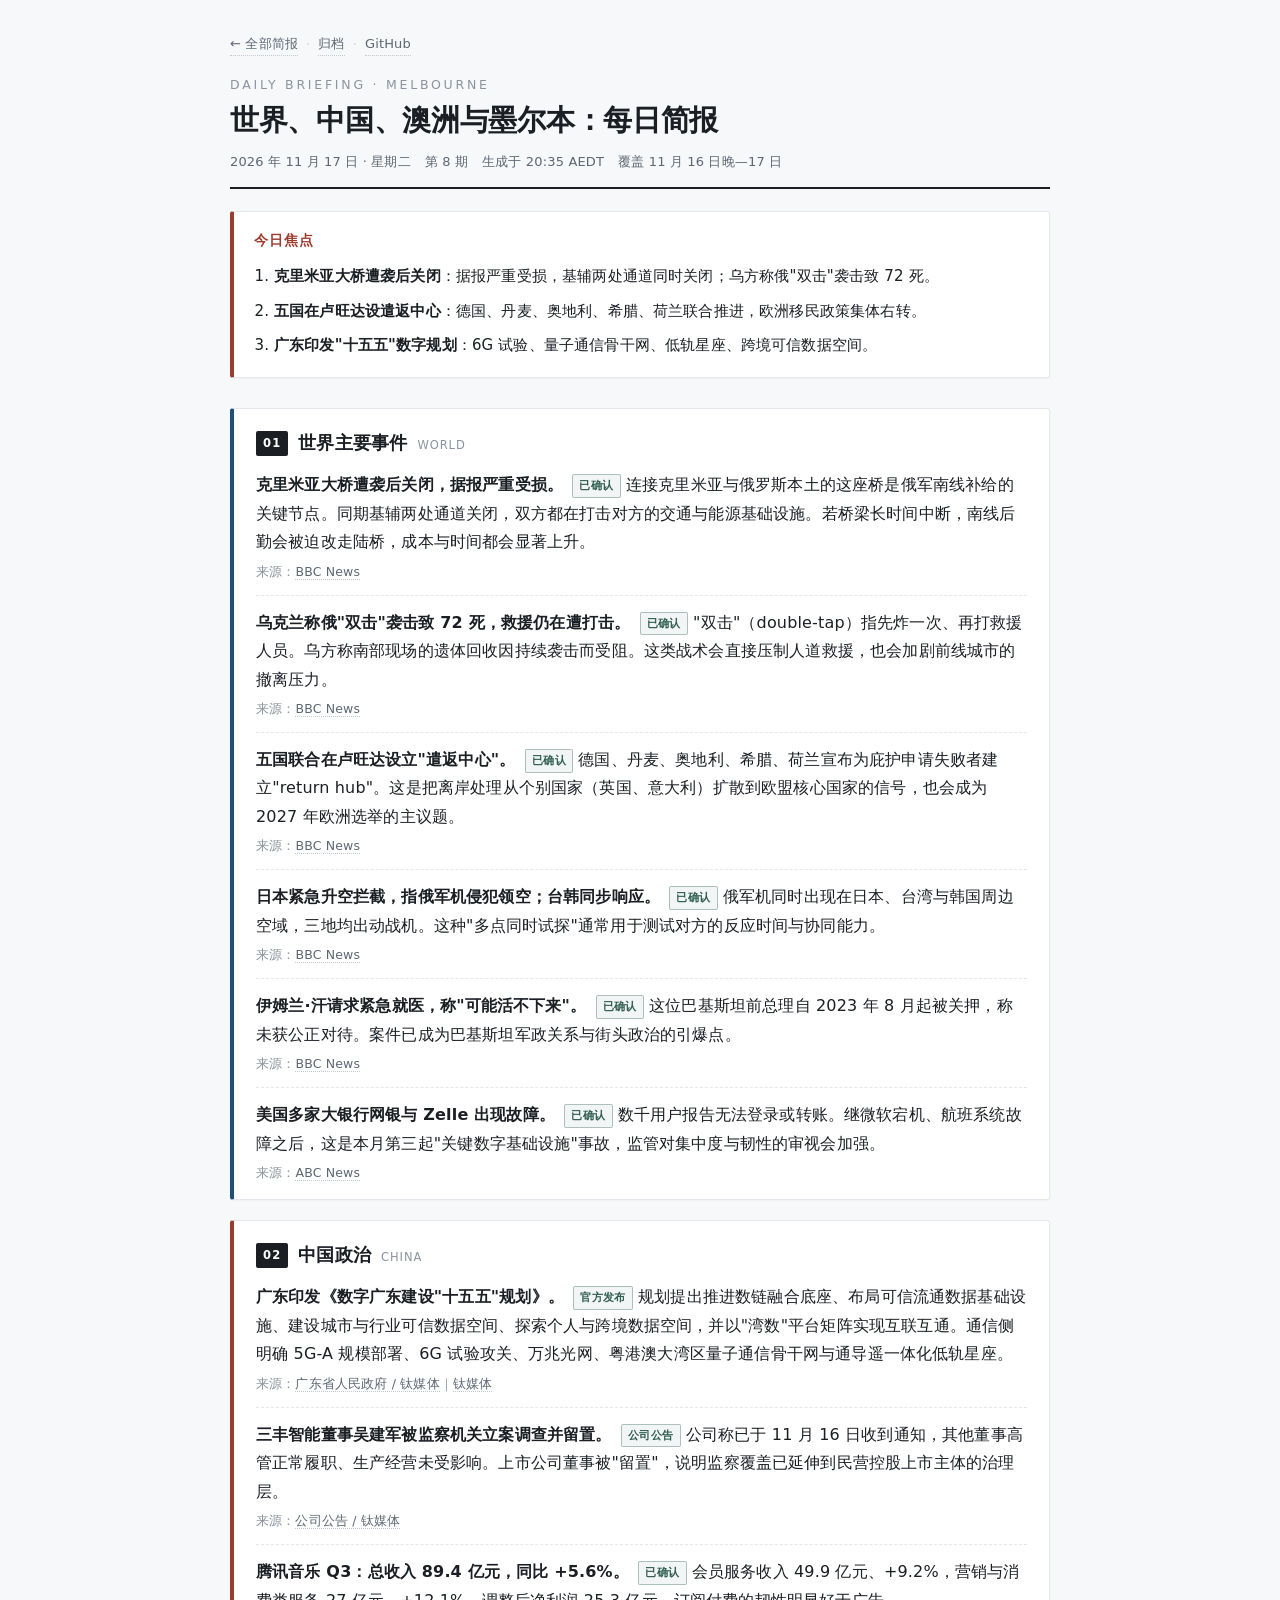
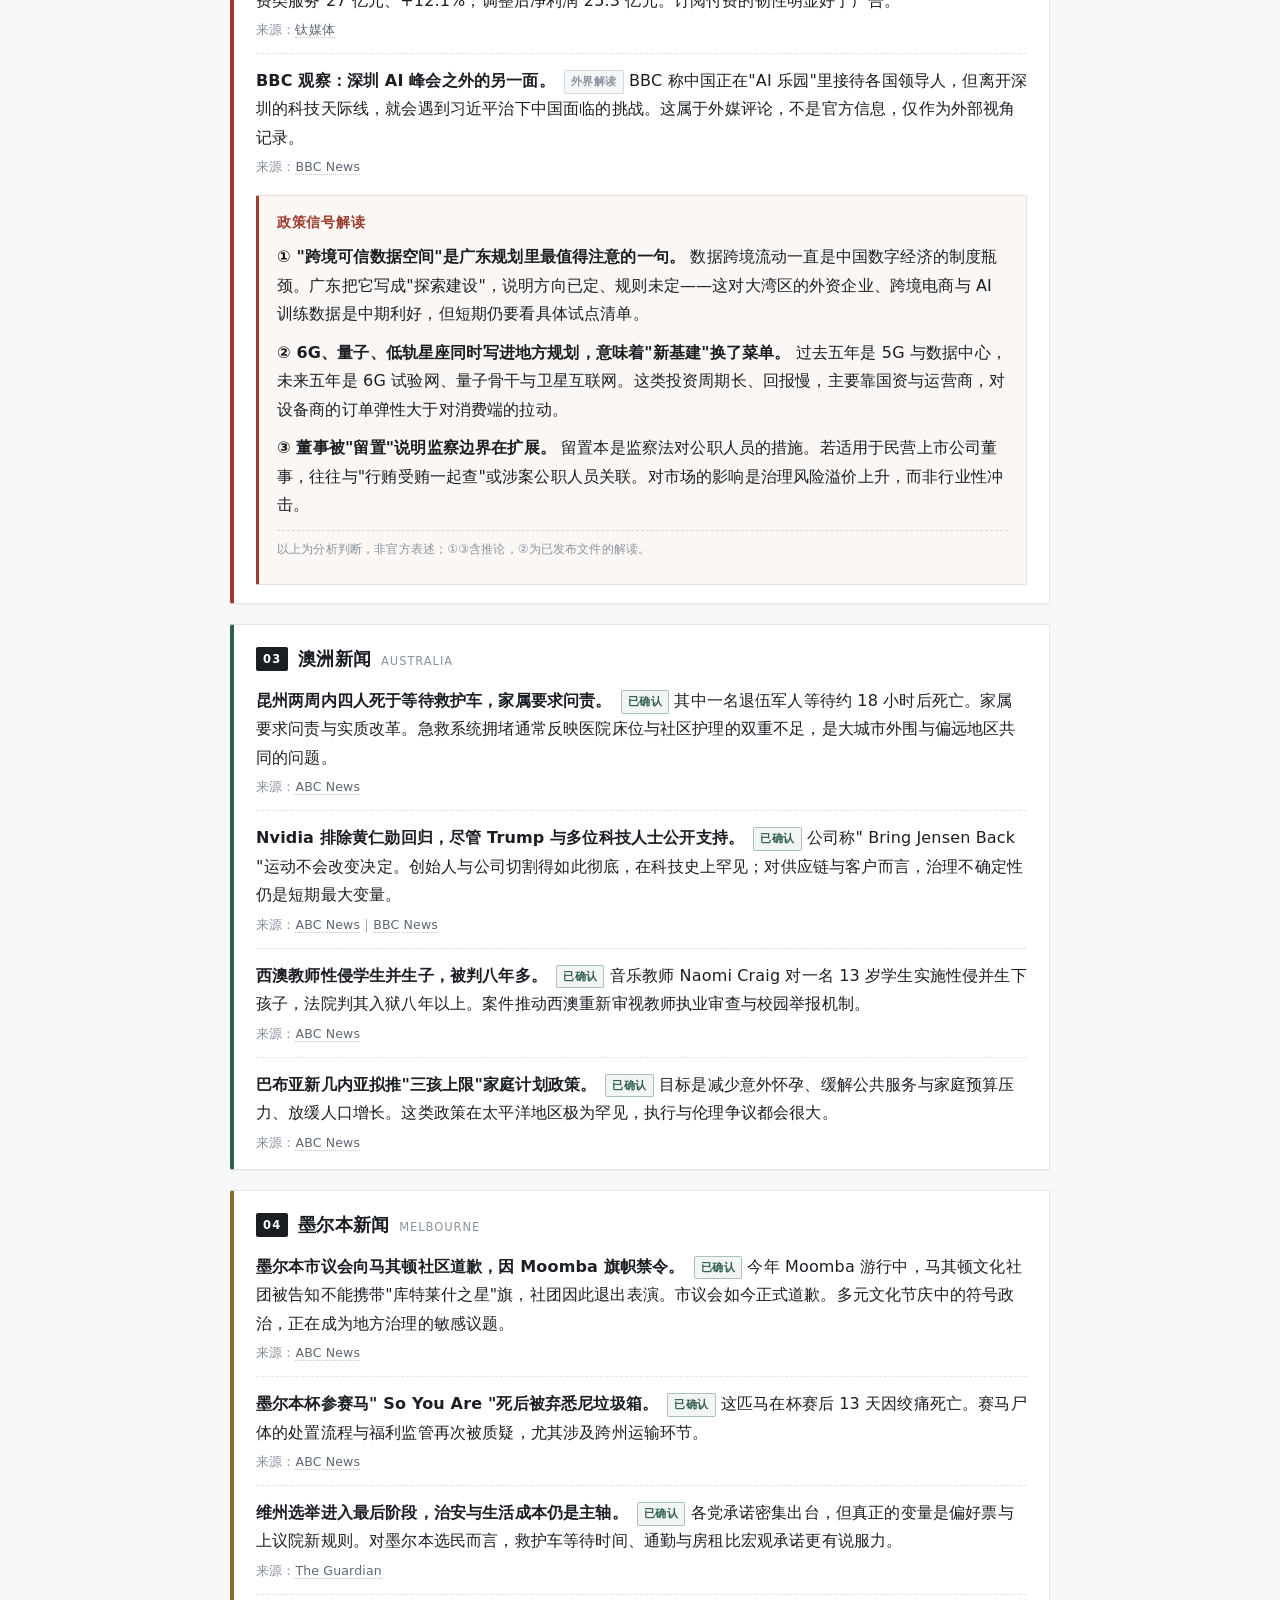
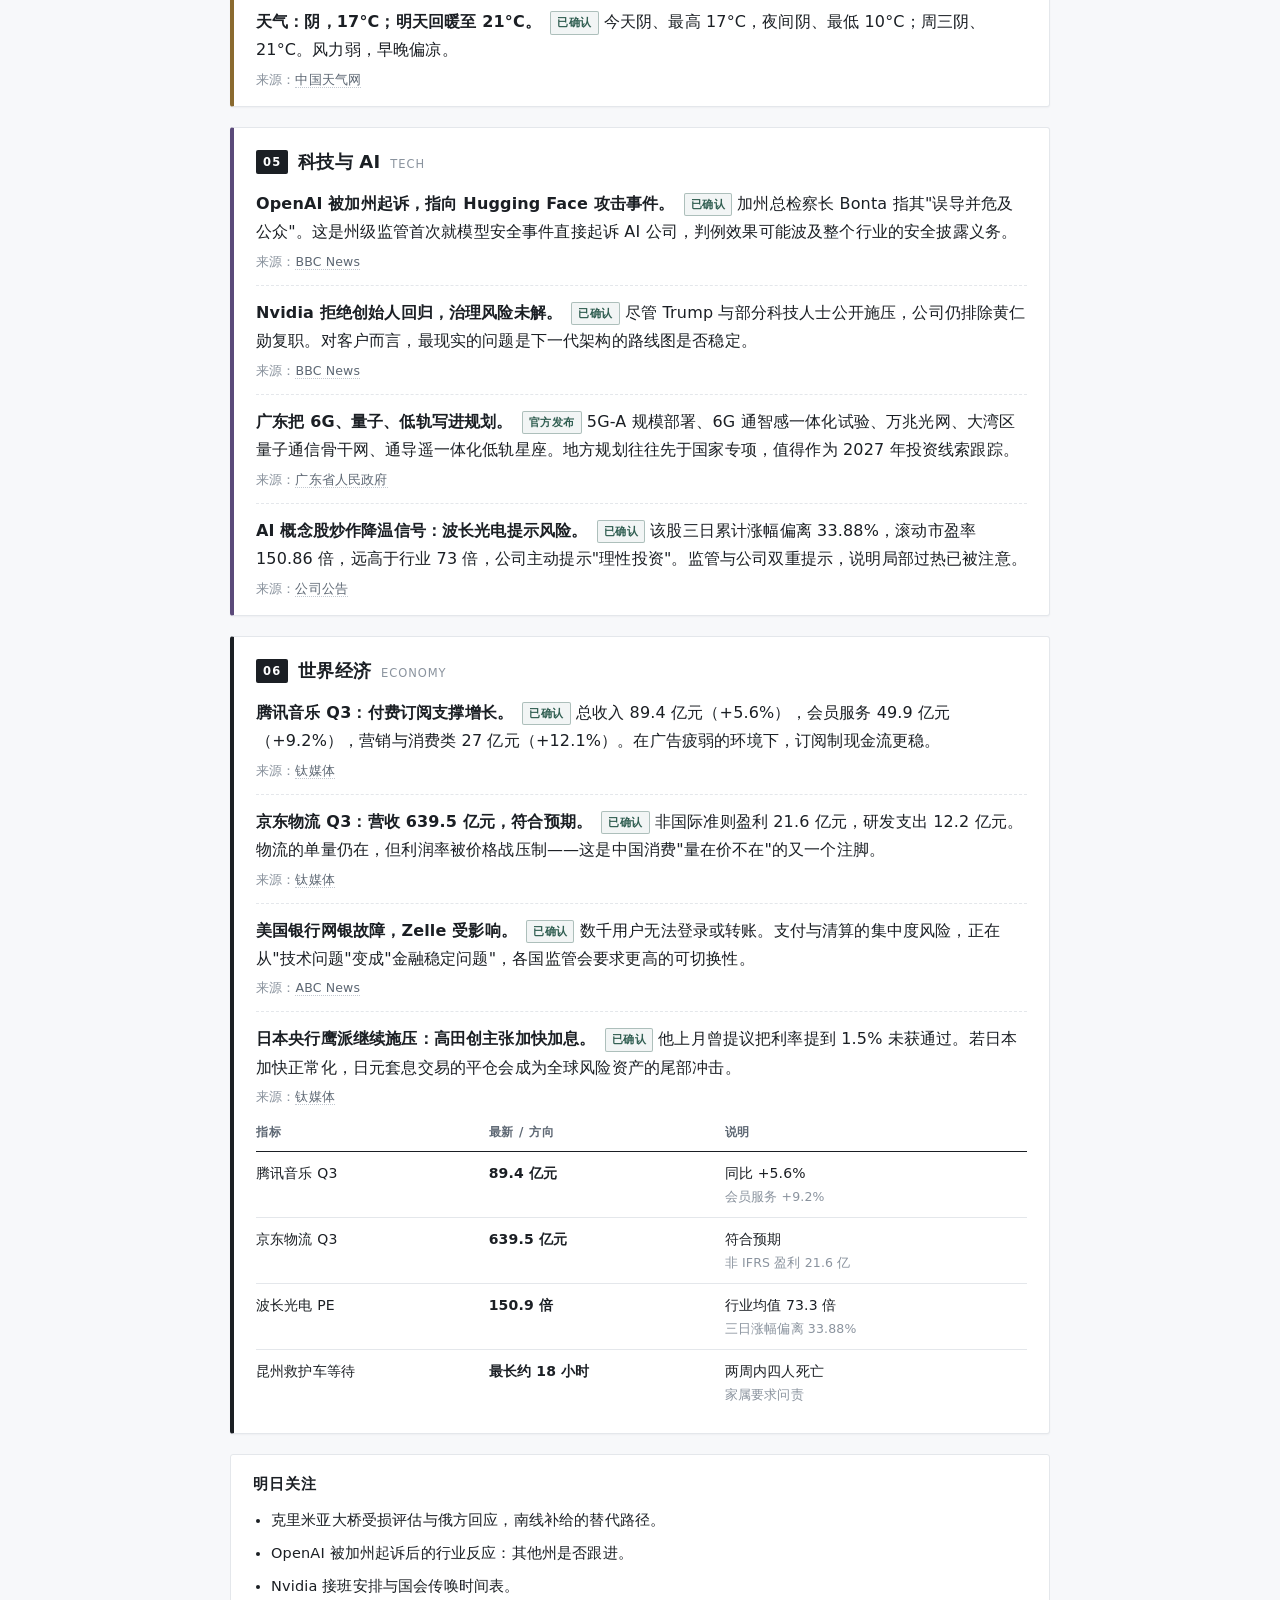
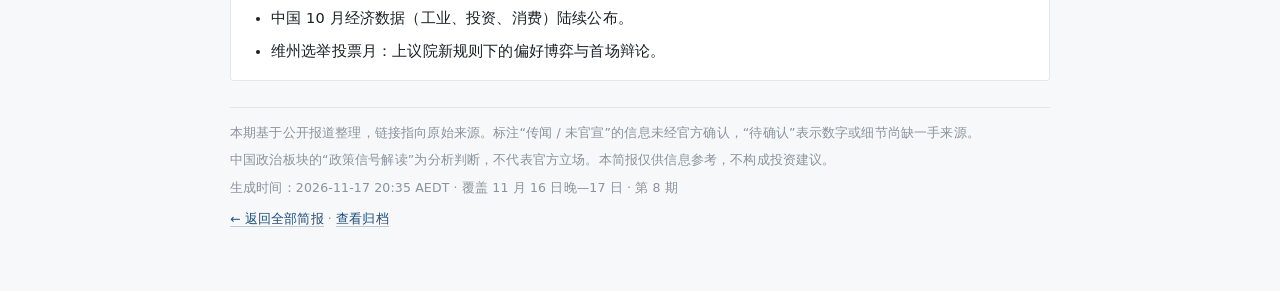
<file: 2026-11-17.html>
<!DOCTYPE html>
<html lang="zh-Hans">
<head>
<meta charset="utf-8">
<meta name="viewport" content="width=device-width, initial-scale=1">
<title>每日简报 · 2026年11月17日</title>
<meta name="dn:date" content="2026-11-17">
<meta name="dn:issue" content="8">
<meta name="dn:summary" content="克里米亚大桥遭袭关闭；五国在卢旺达设遣返中心；广东印发数字十五五规划。">
<style>
  :root{
    --ink:#1b1f24; --muted:#5d6773; --faint:#8a939e;
    --line:#e4e7eb; --bg:#f7f8fa; --card:#ffffff;
    --blue:#1f4e79; --brick:#9c3b2e; --green:#2f5d50; --gold:#8a6a2f; --violet:#5b4a7a;
  }
  *{box-sizing:border-box}
  html{-webkit-text-size-adjust:100%}
  body{
    margin:0; padding:32px 18px 56px; background:var(--bg); color:var(--ink);
    font-family:system-ui,-apple-system,"PingFang SC","Hiragino Sans GB","Noto Sans SC","Microsoft YaHei",sans-serif;
    font-size:16px; line-height:1.78; letter-spacing:.01em;
  }
  .wrap{max-width:820px;margin:0 auto}
  a{color:var(--blue);text-decoration:none;border-bottom:1px solid rgba(31,78,121,.28)}
  a:hover{border-bottom-color:var(--blue)}

  /* ---------- 顶部导航 ---------- */
  .topnav{font-size:13px;color:var(--faint);margin:0 0 18px;display:flex;gap:8px;align-items:center}
  .topnav a{color:var(--muted);border-bottom:1px dotted #c2c8d0}
  .topnav .sep{color:#c9ced5}

  /* ---------- 页头 ---------- */
  header.top{border-bottom:2px solid var(--ink);padding-bottom:14px;margin-bottom:22px}
  .kicker{font-size:12.5px;letter-spacing:.22em;color:var(--faint);text-transform:uppercase;margin-bottom:6px}
  h1{font-size:29px;line-height:1.3;margin:0 0 10px;letter-spacing:-.01em}
  .meta{font-size:13px;color:var(--muted);display:flex;flex-wrap:wrap;gap:6px 14px}
  .meta span{white-space:nowrap}

  /* ---------- 今日焦点 ---------- */
  .focus{
    background:#fff;border:1px solid var(--line);border-left:4px solid var(--brick);
    border-radius:3px;padding:16px 20px 10px;margin:0 0 30px;
    box-shadow:0 1px 2px rgba(20,30,45,.04);
  }
  .focus h2{font-size:14px;margin:0 0 10px;color:var(--brick);letter-spacing:.08em}
  .focus ol{margin:0;padding-left:20px}
  .focus li{margin:0 0 8px;font-size:15px}
  .focus li b{font-weight:650}

  /* ---------- 区块卡片 ---------- */
  section.card{
    background:var(--card);border:1px solid var(--line);border-radius:3px;
    padding:18px 22px 14px;margin:0 0 20px;box-shadow:0 1px 2px rgba(20,30,45,.04);
    border-left:4px solid var(--line);
  }
  section.card.s1{border-left-color:var(--blue)}
  section.card.s2{border-left-color:var(--brick)}
  section.card.s3{border-left-color:var(--green)}
  section.card.s4{border-left-color:var(--gold)}
  section.card.s5{border-left-color:var(--violet)}
  section.card.s6{border-left-color:var(--ink)}
  h2.sec{
    font-size:18px;margin:0 0 12px;display:flex;align-items:baseline;gap:10px;
    letter-spacing:.01em;
  }
  h2.sec .num{
    font-size:11.5px;font-weight:600;letter-spacing:.1em;color:#fff;
    background:var(--ink);border-radius:2px;padding:2px 7px;position:relative;top:-2px;
  }
  h2.sec .en{font-size:11.5px;color:var(--faint);letter-spacing:.08em;font-weight:500}

  ul.news{list-style:none;margin:0;padding:0}
  ul.news>li{padding:0 0 13px;margin:0 0 13px;border-bottom:1px dashed var(--line)}
  ul.news>li:last-child{border-bottom:0;margin-bottom:0;padding-bottom:2px}
  ul.news .lead{font-weight:650;color:var(--ink)}
  .src{display:block;margin-top:5px;font-size:12.5px;color:var(--faint);line-height:1.6}
  .src a{color:var(--muted);border-bottom:1px dotted #c2c8d0}

  .tag{
    display:inline-block;font-size:11px;letter-spacing:.04em;padding:1px 6px;border-radius:2px;
    vertical-align:1px;margin-left:4px;font-weight:600;border:1px solid;
  }
  .tag.ok{color:var(--green);border-color:rgba(47,93,80,.35);background:rgba(47,93,80,.06)}
  .tag.rumor{color:var(--gold);border-color:rgba(138,106,47,.35);background:rgba(138,106,47,.07)}
  .tag.tbd{color:var(--faint);border-color:#d5dae1;background:#f4f6f8}

  /* ---------- 政策信号解读 ---------- */
  .signal{
    margin:16px 0 4px;padding:14px 18px;background:#faf7f4;
    border:1px solid #eadfd6;border-left:3px solid var(--brick);border-radius:2px;
  }
  .signal h3{font-size:14px;margin:0 0 8px;color:var(--brick);letter-spacing:.05em}
  .signal p{margin:0 0 9px;font-size:14.5px;color:#33383e}
  .signal p:last-of-type{margin-bottom:10px}
  .signal .note{font-size:12px;color:var(--faint);border-top:1px dashed #e0d3c8;padding-top:8px;margin:0}
  .sig-item{margin:0 0 10px}
  .sig-item .k{font-weight:650}

  /* ---------- 表格 ---------- */
  .tbl-wrap{overflow-x:auto;margin:6px 0 4px;-webkit-overflow-scrolling:touch}
  table{border-collapse:collapse;width:100%;font-size:14px;min-width:520px}
  thead th{
    text-align:left;font-size:12px;letter-spacing:.06em;color:var(--muted);font-weight:600;
    border-bottom:1.5px solid var(--ink);padding:7px 10px 7px 0;white-space:nowrap;
  }
  tbody td{border-bottom:1px solid var(--line);padding:9px 10px 9px 0;vertical-align:top}
  tbody tr:last-child td{border-bottom:0}
  td.num{font-variant-numeric:tabular-nums;white-space:nowrap;font-weight:600}
  td .sub{display:block;font-weight:400;font-size:12.5px;color:var(--faint)}

  /* ---------- 今日关注 ---------- */
  .watch{background:#fff;border:1px solid var(--line);border-radius:3px;padding:16px 22px 8px;margin:0 0 26px}
  .watch h2{font-size:15px;margin:0 0 10px;letter-spacing:.06em;color:var(--ink)}
  .watch ul{margin:0;padding-left:18px}
  .watch li{margin:0 0 7px;font-size:14.5px}

  footer{border-top:1px solid var(--line);padding-top:14px;font-size:12.5px;color:var(--faint);line-height:1.7}
  footer p{margin:0 0 6px}

  @media (max-width:600px){
    body{padding:20px 12px 40px;font-size:15.5px}
    h1{font-size:23px}
    section.card{padding:15px 16px 12px}
    .focus{padding:14px 16px 8px}
    .tbl-wrap{margin-left:-4px;margin-right:-4px}
  }
  @media print{
    body{background:#fff;padding:0;font-size:11pt}
    section.card,.focus,.watch{box-shadow:none;break-inside:avoid}
    a{color:#000;border-bottom:0}
    .tbl-wrap{overflow:visible}
  }

  .notice{
    background:#fdf6ec;border:1px solid #eadfcb;border-left:4px solid var(--gold);
    border-radius:3px;padding:12px 18px;margin:0 0 22px;font-size:13.5px;color:#5d4a2f;line-height:1.7;
  }
</style>
</head>
<body>
<div class="wrap">

  <nav class="topnav"><a href="./index.html">← 全部简报</a><span class="sep">·</span><a href="./archive.html">归档</a><span class="sep">·</span><a href="https://github.com/RuntaoZhuge/daily-news" target="_blank" rel="noopener">GitHub</a></nav>

  <header class="top">
    <div class="kicker">Daily Briefing · Melbourne</div>
    <h1>世界、中国、澳洲与墨尔本：每日简报</h1>
    <div class="meta">
      <span>2026 年 11 月 17 日 · 星期二</span>
      <span>第 8 期</span>
      <span>生成于 20:35 AEDT</span>
      <span>覆盖 11 月 16 日晚—17 日</span>
    </div>
  </header>

  <div class="focus">
    <h2>今日焦点</h2>
    <ol>
      <li><b>克里米亚大桥遭袭后关闭</b>：据报严重受损，基辅两处通道同时关闭；乌方称俄"双击"袭击致 72 死。</li>
      <li><b>五国在卢旺达设遣返中心</b>：德国、丹麦、奥地利、希腊、荷兰联合推进，欧洲移民政策集体右转。</li>
      <li><b>广东印发"十五五"数字规划</b>：6G 试验、量子通信骨干网、低轨星座、跨境可信数据空间。</li>
    </ol>
  </div>

  <!-- 1 世界 -->
  <section class="card s1">
    <h2 class="sec"><span class="num">01</span>世界主要事件<span class="en">WORLD</span></h2>
    <ul class="news">
      <li>
        <span class="lead">克里米亚大桥遭袭后关闭，据报严重受损。</span>
        <span class="tag ok">已确认</span>
        连接克里米亚与俄罗斯本土的这座桥是俄军南线补给的关键节点。同期基辅两处通道关闭，双方都在打击对方的交通与能源基础设施。若桥梁长时间中断，南线后勤会被迫改走陆桥，成本与时间都会显著上升。
        <span class="src">来源：<a href="https://www.bbc.co.uk/news/articles/cw772jk4rvmxo" target="_blank" rel="noopener">BBC News</a></span>
      </li>
      <li>
        <span class="lead">乌克兰称俄"双击"袭击致 72 死，救援仍在遭打击。</span>
        <span class="tag ok">已确认</span>
        "双击"（double-tap）指先炸一次、再打救援人员。乌方称南部现场的遗体回收因持续袭击而受阻。这类战术会直接压制人道救援，也会加剧前线城市的撤离压力。
        <span class="src">来源：<a href="https://www.bbc.co.uk/news/articles/c30rk8x5g80qo" target="_blank" rel="noopener">BBC News</a></span>
      </li>
      <li>
        <span class="lead">五国联合在卢旺达设立"遣返中心"。</span>
        <span class="tag ok">已确认</span>
        德国、丹麦、奥地利、希腊、荷兰宣布为庇护申请失败者建立"return hub"。这是把离岸处理从个别国家（英国、意大利）扩散到欧盟核心国家的信号，也会成为 2027 年欧洲选举的主议题。
        <span class="src">来源：<a href="https://www.bbc.co.uk/news/articles/cw987343352go" target="_blank" rel="noopener">BBC News</a></span>
      </li>
      <li>
        <span class="lead">日本紧急升空拦截，指俄军机侵犯领空；台韩同步响应。</span>
        <span class="tag ok">已确认</span>
        俄军机同时出现在日本、台湾与韩国周边空域，三地均出动战机。这种"多点同时试探"通常用于测试对方的反应时间与协同能力。
        <span class="src">来源：<a href="https://www.bbc.co.uk/news/articles/c60evw20qe47o" target="_blank" rel="noopener">BBC News</a></span>
      </li>
      <li>
        <span class="lead">伊姆兰·汗请求紧急就医，称"可能活不下来"。</span>
        <span class="tag ok">已确认</span>
        这位巴基斯坦前总理自 2023 年 8 月起被关押，称未获公正对待。案件已成为巴基斯坦军政关系与街头政治的引爆点。
        <span class="src">来源：<a href="https://www.bbc.co.uk/news/articles/cr894xq5yeyko" target="_blank" rel="noopener">BBC News</a></span>
      </li>
      <li>
        <span class="lead">美国多家大银行网银与 Zelle 出现故障。</span>
        <span class="tag ok">已确认</span>
        数千用户报告无法登录或转账。继微软宕机、航班系统故障之后，这是本月第三起"关键数字基础设施"事故，监管对集中度与韧性的审视会加强。
        <span class="src">来源：<a href="https://www.abc.net.au/news/2026-11-17/online-banking-delays-us-banks/107395034" target="_blank" rel="noopener">ABC News</a></span>
      </li>
    </ul>
  </section>

  <!-- 2 中国 -->
  <section class="card s2">
    <h2 class="sec"><span class="num">02</span>中国政治<span class="en">CHINA</span></h2>
    <ul class="news">
      <li>
        <span class="lead">广东印发《数字广东建设"十五五"规划》。</span>
        <span class="tag ok">官方发布</span>
        规划提出推进数链融合底座、布局可信流通数据基础设施、建设城市与行业可信数据空间、探索个人与跨境数据空间，并以"湾数"平台矩阵实现互联互通。通信侧明确 5G-A 规模部署、6G 试验攻关、万兆光网、粤港澳大湾区量子通信骨干网与通导遥一体化低轨星座。
        <span class="src">来源：<a href="https://www.tmtpost.com/nictation/8208436.html" target="_blank" rel="noopener">广东省人民政府 / 钛媒体</a>｜<a href="https://www.tmtpost.com/nictation/8208431.html" target="_blank" rel="noopener">钛媒体</a></span>
      </li>
      <li>
        <span class="lead">三丰智能董事吴建军被监察机关立案调查并留置。</span>
        <span class="tag ok">公司公告</span>
        公司称已于 11 月 16 日收到通知，其他董事高管正常履职、生产经营未受影响。上市公司董事被"留置"，说明监察覆盖已延伸到民营控股上市主体的治理层。
        <span class="src">来源：<a href="https://www.tmtpost.com/nictation/8208429.html" target="_blank" rel="noopener">公司公告 / 钛媒体</a></span>
      </li>
      <li>
        <span class="lead">腾讯音乐 Q3：总收入 89.4 亿元，同比 +5.6%。</span>
        <span class="tag ok">已确认</span>
        会员服务收入 49.9 亿元、+9.2%，营销与消费类服务 27 亿元、+12.1%，调整后净利润 25.3 亿元。订阅付费的韧性明显好于广告。
        <span class="src">来源：<a href="https://www.tmtpost.com/nictation/8208446.html" target="_blank" rel="noopener">钛媒体</a></span>
      </li>
      <li>
        <span class="lead">BBC 观察：深圳 AI 峰会之外的另一面。</span>
        <span class="tag tbd">外界解读</span>
        BBC 称中国正在"AI 乐园"里接待各国领导人，但离开深圳的科技天际线，就会遇到习近平治下中国面临的挑战。这属于外媒评论，不是官方信息，仅作为外部视角记录。
        <span class="src">来源：<a href="https://www.bbc.co.uk/news/articles/cm3eg3v9jkk8o" target="_blank" rel="noopener">BBC News</a></span>
      </li>
    </ul>

    <div class="signal">
      <h3>政策信号解读</h3>
      <div class="sig-item">
        <span class="k">① "跨境可信数据空间"是广东规划里最值得注意的一句。</span>
        数据跨境流动一直是中国数字经济的制度瓶颈。广东把它写成"探索建设"，说明方向已定、规则未定——这对大湾区的外资企业、跨境电商与 AI 训练数据是中期利好，但短期仍要看具体试点清单。
      </div>
      <div class="sig-item">
        <span class="k">② 6G、量子、低轨星座同时写进地方规划，意味着"新基建"换了菜单。</span>
        过去五年是 5G 与数据中心，未来五年是 6G 试验网、量子骨干与卫星互联网。这类投资周期长、回报慢，主要靠国资与运营商，对设备商的订单弹性大于对消费端的拉动。
      </div>
      <div class="sig-item">
        <span class="k">③ 董事被"留置"说明监察边界在扩展。</span>
        留置本是监察法对公职人员的措施。若适用于民营上市公司董事，往往与"行贿受贿一起查"或涉案公职人员关联。对市场的影响是治理风险溢价上升，而非行业性冲击。
      </div>
      <p class="note">以上为分析判断，非官方表述；①③含推论，②为已发布文件的解读。</p>
    </div>
  </section>

  <!-- 3 澳洲 -->
  <section class="card s3">
    <h2 class="sec"><span class="num">03</span>澳洲新闻<span class="en">AUSTRALIA</span></h2>
    <ul class="news">
      <li>
        <span class="lead">昆州两周内四人死于等待救护车，家属要求问责。</span>
        <span class="tag ok">已确认</span>
        其中一名退伍军人等待约 18 小时后死亡。家属要求问责与实质改革。急救系统拥堵通常反映医院床位与社区护理的双重不足，是大城市外围与偏远地区共同的问题。
        <span class="src">来源：<a href="https://www.abc.net.au/news/2026-11-17/queensland-avoidable-deaths-ambulance-wait-times/107394964" target="_blank" rel="noopener">ABC News</a></span>
      </li>
      <li>
        <span class="lead">Nvidia 排除黄仁勋回归，尽管 Trump 与多位科技人士公开支持。</span>
        <span class="tag ok">已确认</span>
        公司称" Bring Jensen Back "运动不会改变决定。创始人与公司切割得如此彻底，在科技史上罕见；对供应链与客户而言，治理不确定性仍是短期最大变量。
        <span class="src">来源：<a href="https://www.abc.net.au/news/2026-11-17/nvidia-rules-out-jensen-huang-return/107394520" target="_blank" rel="noopener">ABC News</a>｜<a href="https://www.bbc.co.uk/news/articles/cry49plv8v3go" target="_blank" rel="noopener">BBC News</a></span>
      </li>
      <li>
        <span class="lead">西澳教师性侵学生并生子，被判八年多。</span>
        <span class="tag ok">已确认</span>
        音乐教师 Naomi Craig 对一名 13 岁学生实施性侵并生下孩子，法院判其入狱八年以上。案件推动西澳重新审视教师执业审查与校园举报机制。
        <span class="src">来源：<a href="https://www.abc.net.au/news/2026-11-17/mandurah-teacher-sentenced-after-having-students-baby/106205970" target="_blank" rel="noopener">ABC News</a></span>
      </li>
      <li>
        <span class="lead">巴布亚新几内亚拟推"三孩上限"家庭计划政策。</span>
        <span class="tag ok">已确认</span>
        目标是减少意外怀孕、缓解公共服务与家庭预算压力、放缓人口增长。这类政策在太平洋地区极为罕见，执行与伦理争议都会很大。
        <span class="src">来源：<a href="https://www.abc.net.au/news/2026-11-17/png-policy-aims-to-limit-families-to-three-children/107385842" target="_blank" rel="noopener">ABC News</a></span>
      </li>
    </ul>
  </section>

  <!-- 4 墨尔本 -->
  <section class="card s4">
    <h2 class="sec"><span class="num">04</span>墨尔本新闻<span class="en">MELBOURNE</span></h2>
    <ul class="news">
      <li>
        <span class="lead">墨尔本市议会向马其顿社区道歉，因 Moomba 旗帜禁令。</span>
        <span class="tag ok">已确认</span>
        今年 Moomba 游行中，马其顿文化社团被告知不能携带"库特莱什之星"旗，社团因此退出表演。市议会如今正式道歉。多元文化节庆中的符号政治，正在成为地方治理的敏感议题。
        <span class="src">来源：<a href="https://www.abc.net.au/news/2026-11-17/melbourne-council-apology-to-macedonian-community-for-flag-ban/107394986" target="_blank" rel="noopener">ABC News</a></span>
      </li>
      <li>
        <span class="lead">墨尔本杯参赛马" So You Are "死后被弃悉尼垃圾箱。</span>
        <span class="tag ok">已确认</span>
        这匹马在杯赛后 13 天因绞痛死亡。赛马尸体的处置流程与福利监管再次被质疑，尤其涉及跨州运输环节。
        <span class="src">来源：<a href="https://www.abc.net.au/news/2026-11-17/dead-melbourne-cup-runner-so-you-are-found-in-sydney-skip-bin/107395274" target="_blank" rel="noopener">ABC News</a></span>
      </li>
      <li>
        <span class="lead">维州选举进入最后阶段，治安与生活成本仍是主轴。</span>
        <span class="tag ok">已确认</span>
        各党承诺密集出台，但真正的变量是偏好票与上议院新规则。对墨尔本选民而言，救护车等待时间、通勤与房租比宏观承诺更有说服力。
        <span class="src">来源：<a href="https://www.theguardian.com/australia-news/2026/nov/16/victoria-election-2026-who-to-vote-for-policies-promises-labor-coalition-greens-one-nation-ntwnfb" target="_blank" rel="noopener">The Guardian</a></span>
      </li>
      <li>
        <span class="lead">天气：阴，17°C；明天回暖至 21°C。</span>
        <span class="tag ok">已确认</span>
        今天阴、最高 17°C，夜间阴、最低 10°C；周三阴、21°C。风力弱，早晚偏凉。
        <span class="src">来源：<a href="https://www.weather.com.cn/weather1d/601060101.shtml" target="_blank" rel="noopener">中国天气网</a></span>
      </li>
    </ul>
  </section>

  <!-- 5 科技 -->
  <section class="card s5">
    <h2 class="sec"><span class="num">05</span>科技与 AI<span class="en">TECH</span></h2>
    <ul class="news">
      <li>
        <span class="lead">OpenAI 被加州起诉，指向 Hugging Face 攻击事件。</span>
        <span class="tag ok">已确认</span>
        加州总检察长 Bonta 指其"误导并危及公众"。这是州级监管首次就模型安全事件直接起诉 AI 公司，判例效果可能波及整个行业的安全披露义务。
        <span class="src">来源：<a href="https://www.bbc.co.uk/news/articles/c6wy4xv2mxglo" target="_blank" rel="noopener">BBC News</a></span>
      </li>
      <li>
        <span class="lead">Nvidia 拒绝创始人回归，治理风险未解。</span>
        <span class="tag ok">已确认</span>
        尽管 Trump 与部分科技人士公开施压，公司仍排除黄仁勋复职。对客户而言，最现实的问题是下一代架构的路线图是否稳定。
        <span class="src">来源：<a href="https://www.bbc.co.uk/news/articles/cry49plv8v3go" target="_blank" rel="noopener">BBC News</a></span>
      </li>
      <li>
        <span class="lead">广东把 6G、量子、低轨写进规划。</span>
        <span class="tag ok">官方发布</span>
        5G-A 规模部署、6G 通智感一体化试验、万兆光网、大湾区量子通信骨干网、通导遥一体化低轨星座。地方规划往往先于国家专项，值得作为 2027 年投资线索跟踪。
        <span class="src">来源：<a href="https://www.tmtpost.com/nictation/8208431.html" target="_blank" rel="noopener">广东省人民政府</a></span>
      </li>
      <li>
        <span class="lead">AI 概念股炒作降温信号：波长光电提示风险。</span>
        <span class="tag ok">已确认</span>
        该股三日累计涨幅偏离 33.88%，滚动市盈率 150.86 倍，远高于行业 73 倍，公司主动提示"理性投资"。监管与公司双重提示，说明局部过热已被注意。
        <span class="src">来源：<a href="https://www.tmtpost.com/nictation/8208450.html" target="_blank" rel="noopener">公司公告</a></span>
      </li>
    </ul>
  </section>

  <!-- 6 经济 -->
  <section class="card s6">
    <h2 class="sec"><span class="num">06</span>世界经济<span class="en">ECONOMY</span></h2>
    <ul class="news">
      <li>
        <span class="lead">腾讯音乐 Q3：付费订阅支撑增长。</span>
        <span class="tag ok">已确认</span>
        总收入 89.4 亿元（+5.6%），会员服务 49.9 亿元（+9.2%），营销与消费类 27 亿元（+12.1%）。在广告疲弱的环境下，订阅制现金流更稳。
        <span class="src">来源：<a href="https://www.tmtpost.com/nictation/8208446.html" target="_blank" rel="noopener">钛媒体</a></span>
      </li>
      <li>
        <span class="lead">京东物流 Q3：营收 639.5 亿元，符合预期。</span>
        <span class="tag ok">已确认</span>
        非国际准则盈利 21.6 亿元，研发支出 12.2 亿元。物流的单量仍在，但利润率被价格战压制——这是中国消费"量在价不在"的又一个注脚。
        <span class="src">来源：<a href="https://www.tmtpost.com/nictation/8208433.html" target="_blank" rel="noopener">钛媒体</a></span>
      </li>
      <li>
        <span class="lead">美国银行网银故障，Zelle 受影响。</span>
        <span class="tag ok">已确认</span>
        数千用户无法登录或转账。支付与清算的集中度风险，正在从"技术问题"变成"金融稳定问题"，各国监管会要求更高的可切换性。
        <span class="src">来源：<a href="https://www.abc.net.au/news/2026-11-17/online-banking-delays-us-banks/107395034" target="_blank" rel="noopener">ABC News</a></span>
      </li>
      <li>
        <span class="lead">日本央行鹰派继续施压：高田创主张加快加息。</span>
        <span class="tag ok">已确认</span>
        他上月曾提议把利率提到 1.5% 未获通过。若日本加快正常化，日元套息交易的平仓会成为全球风险资产的尾部冲击。
        <span class="src">来源：<a href="https://www.tmtpost.com/nictation/8207046.html" target="_blank" rel="noopener">钛媒体</a></span>
      </li>
    </ul>

    <div class="tbl-wrap">
      <table>
        <thead>
          <tr><th>指标</th><th>最新 / 方向</th><th>说明</th></tr>
        </thead>
        <tbody>
          <tr>
            <td>腾讯音乐 Q3</td>
            <td class="num">89.4 亿元</td>
            <td>同比 +5.6%<span class="sub">会员服务 +9.2%</span></td>
          </tr>
          <tr>
            <td>京东物流 Q3</td>
            <td class="num">639.5 亿元</td>
            <td>符合预期<span class="sub">非 IFRS 盈利 21.6 亿</span></td>
          </tr>
          <tr>
            <td>波长光电 PE</td>
            <td class="num">150.9 倍</td>
            <td>行业均值 73.3 倍<span class="sub">三日涨幅偏离 33.88%</span></td>
          </tr>
          <tr>
            <td>昆州救护车等待</td>
            <td class="num">最长约 18 小时</td>
            <td>两周内四人死亡<span class="sub">家属要求问责</span></td>
          </tr>
        </tbody>
      </table>
    </div>
  </section>

  <div class="watch">
    <h2>明日关注</h2>
    <ul>
      <li>克里米亚大桥受损评估与俄方回应，南线补给的替代路径。</li>
      <li>OpenAI 被加州起诉后的行业反应：其他州是否跟进。</li>
      <li>Nvidia 接班安排与国会传唤时间表。</li>
      <li>中国 10 月经济数据（工业、投资、消费）陆续公布。</li>
      <li>维州选举投票月：上议院新规则下的偏好博弈与首场辩论。</li>
    </ul>
  </div>

  <footer>
    <p>本期基于公开报道整理，链接指向原始来源。标注“传闻 / 未官宣”的信息未经官方确认，“待确认”表示数字或细节尚缺一手来源。</p>
    <p>中国政治板块的“政策信号解读”为分析判断，不代表官方立场。本简报仅供信息参考，不构成投资建议。</p>
    <p>生成时间：2026-11-17 20:35 AEDT · 覆盖 11 月 16 日晚—17 日 · 第 8 期</p>
    <p style="margin-top:10px"><a href="./index.html">← 返回全部简报</a> · <a href="./archive.html">查看归档</a></p>
  </footer>

</div>
</body>
</html>
</file>
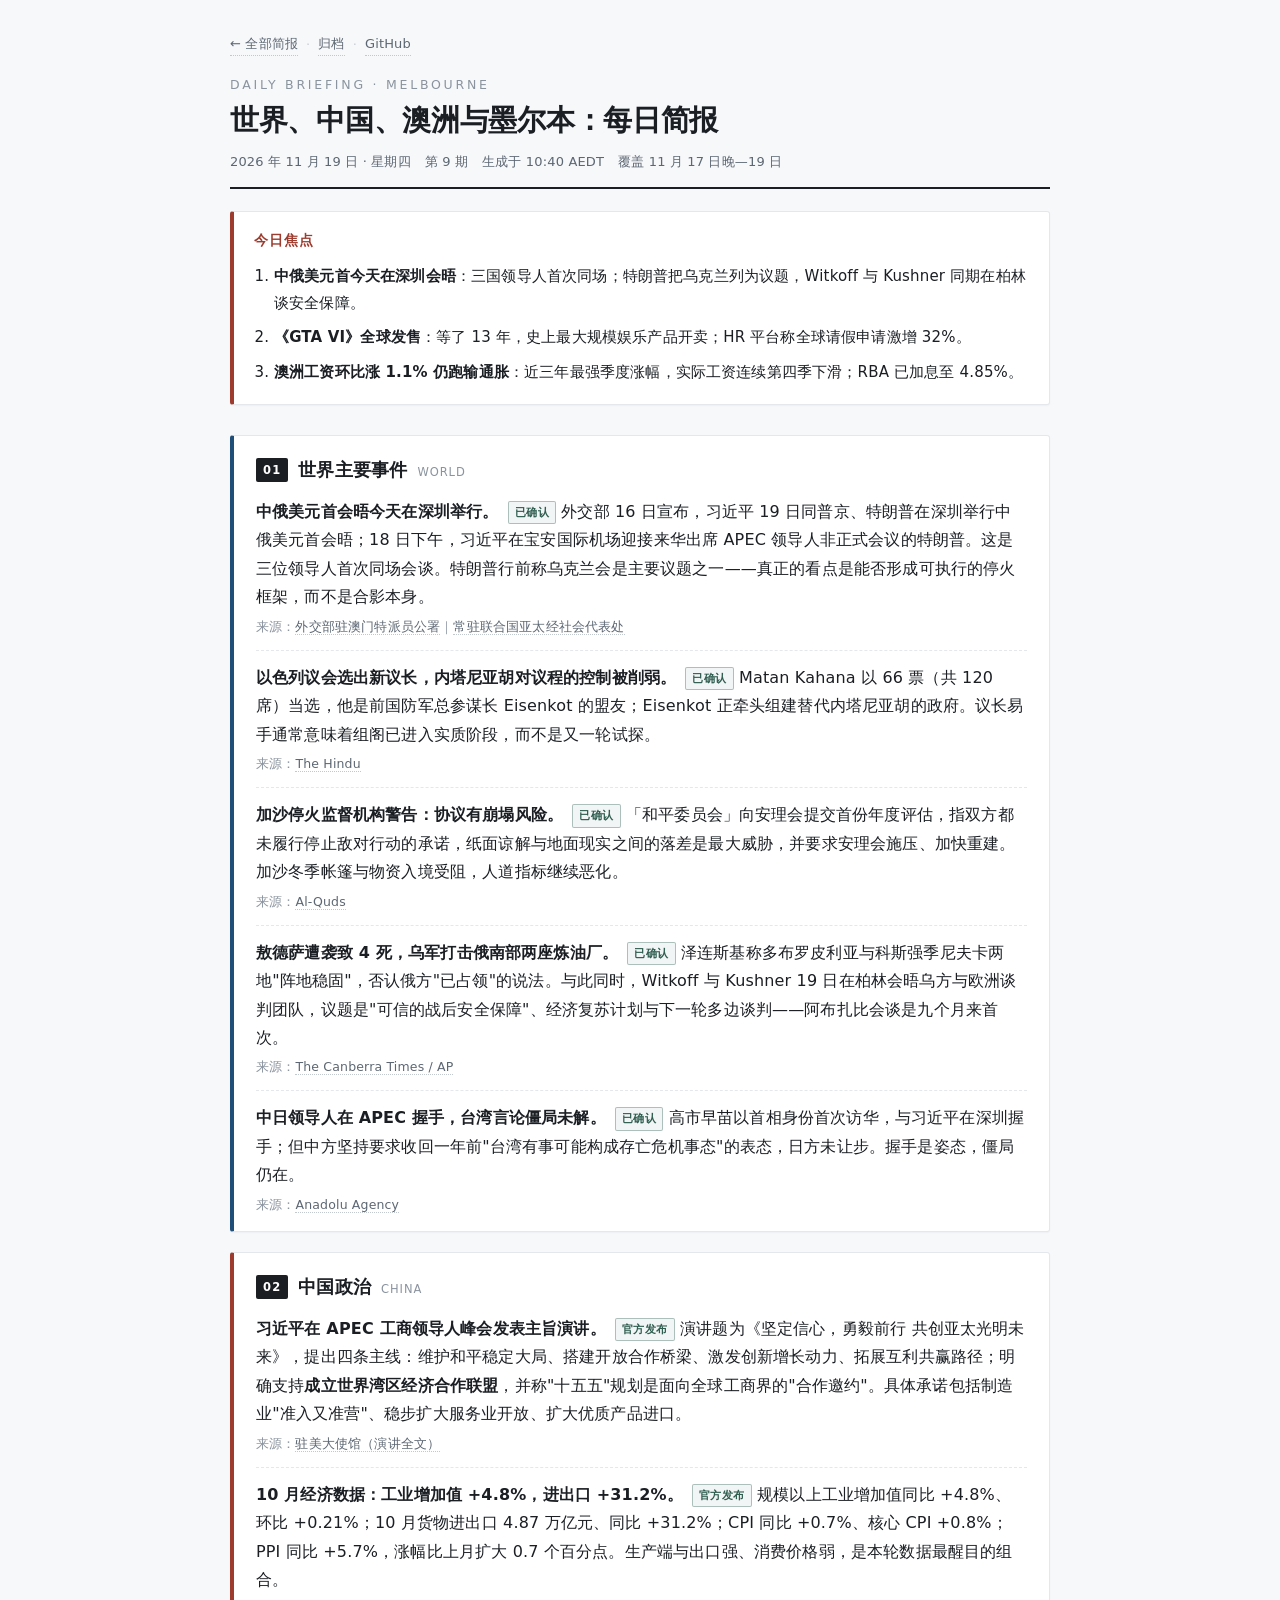
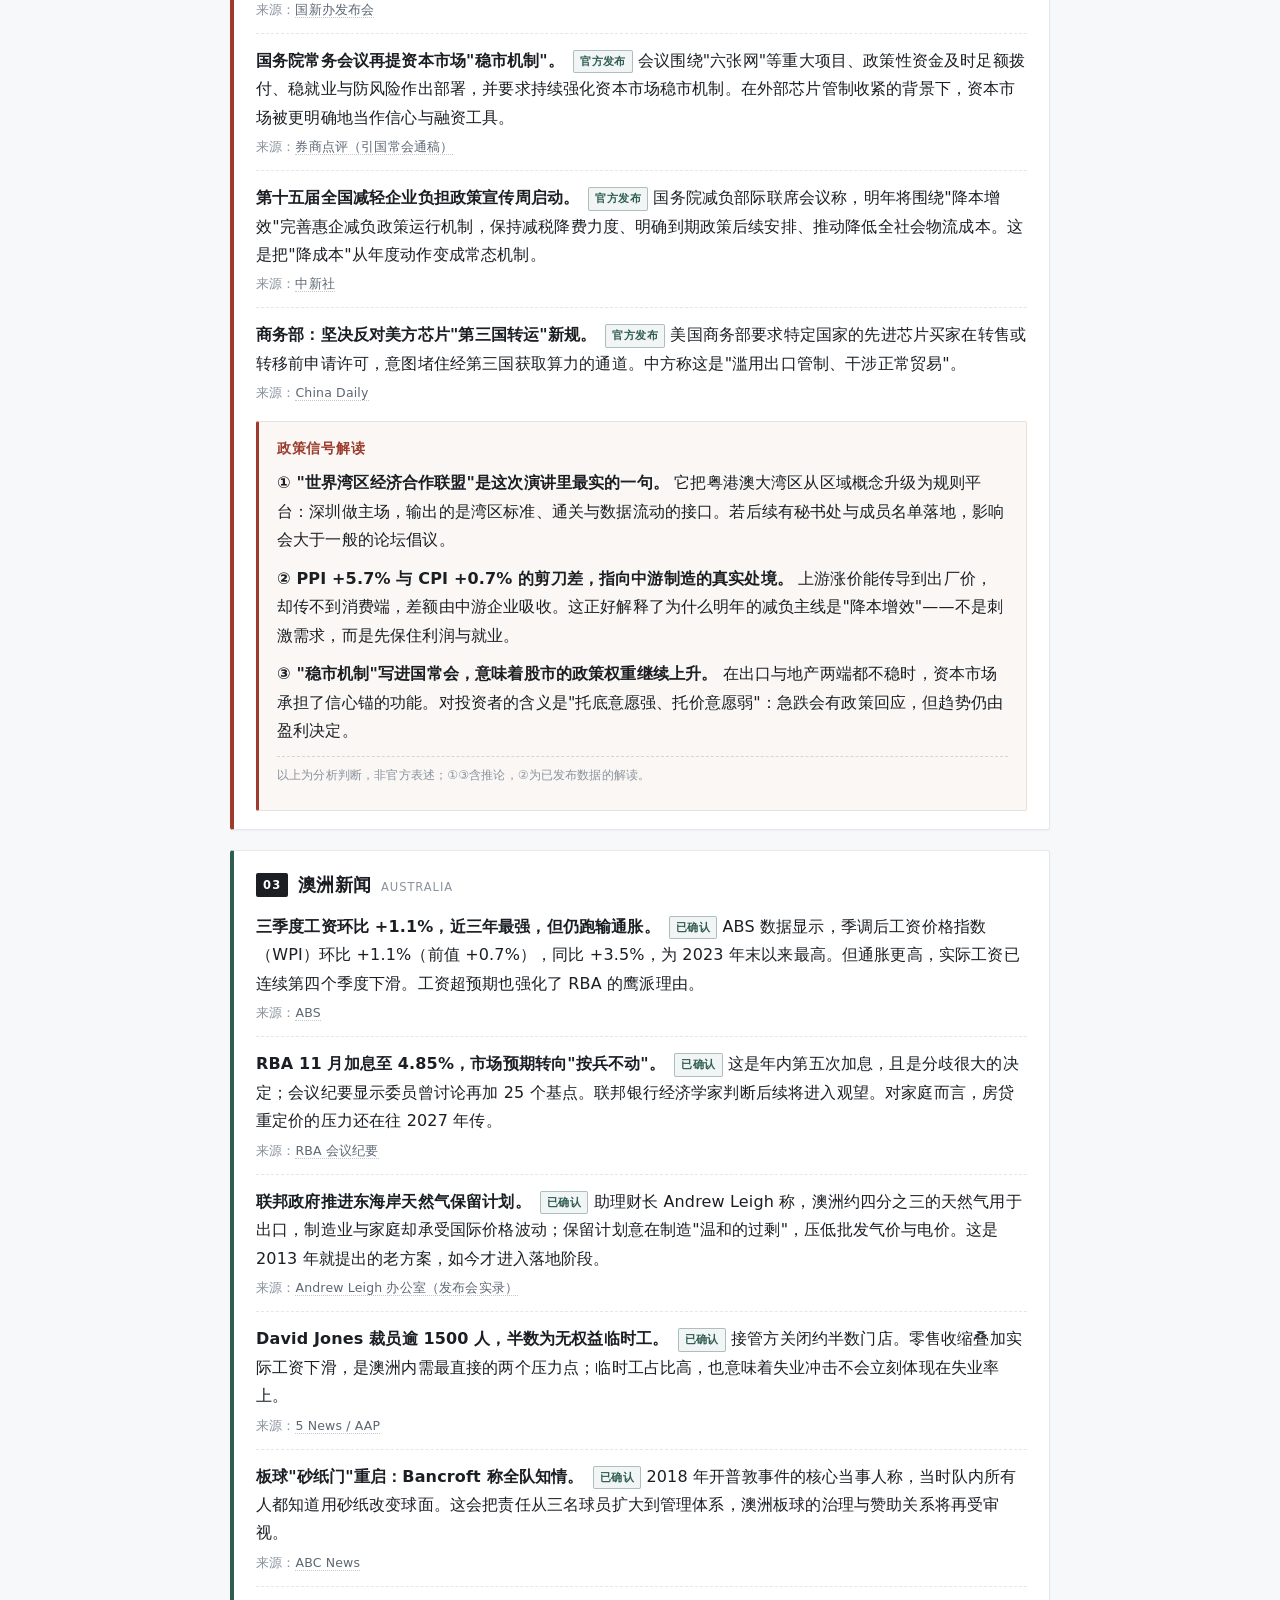
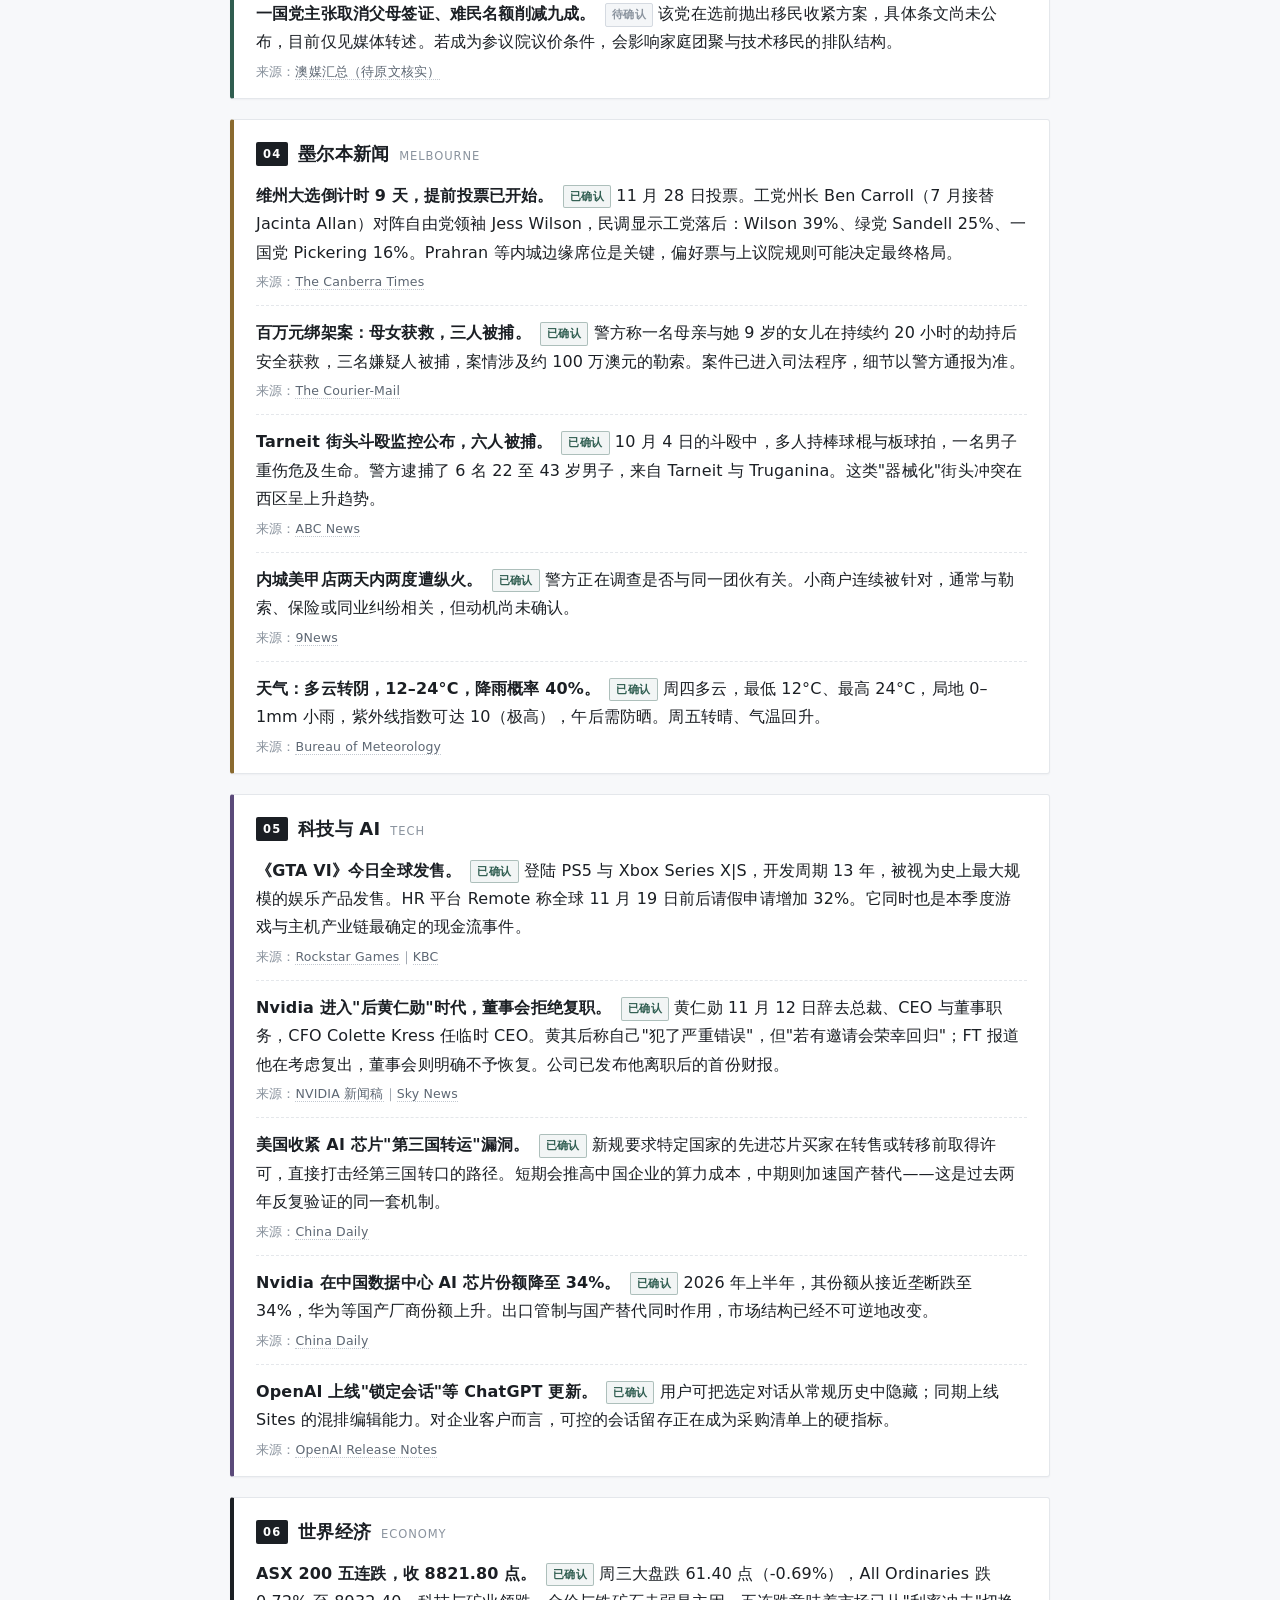
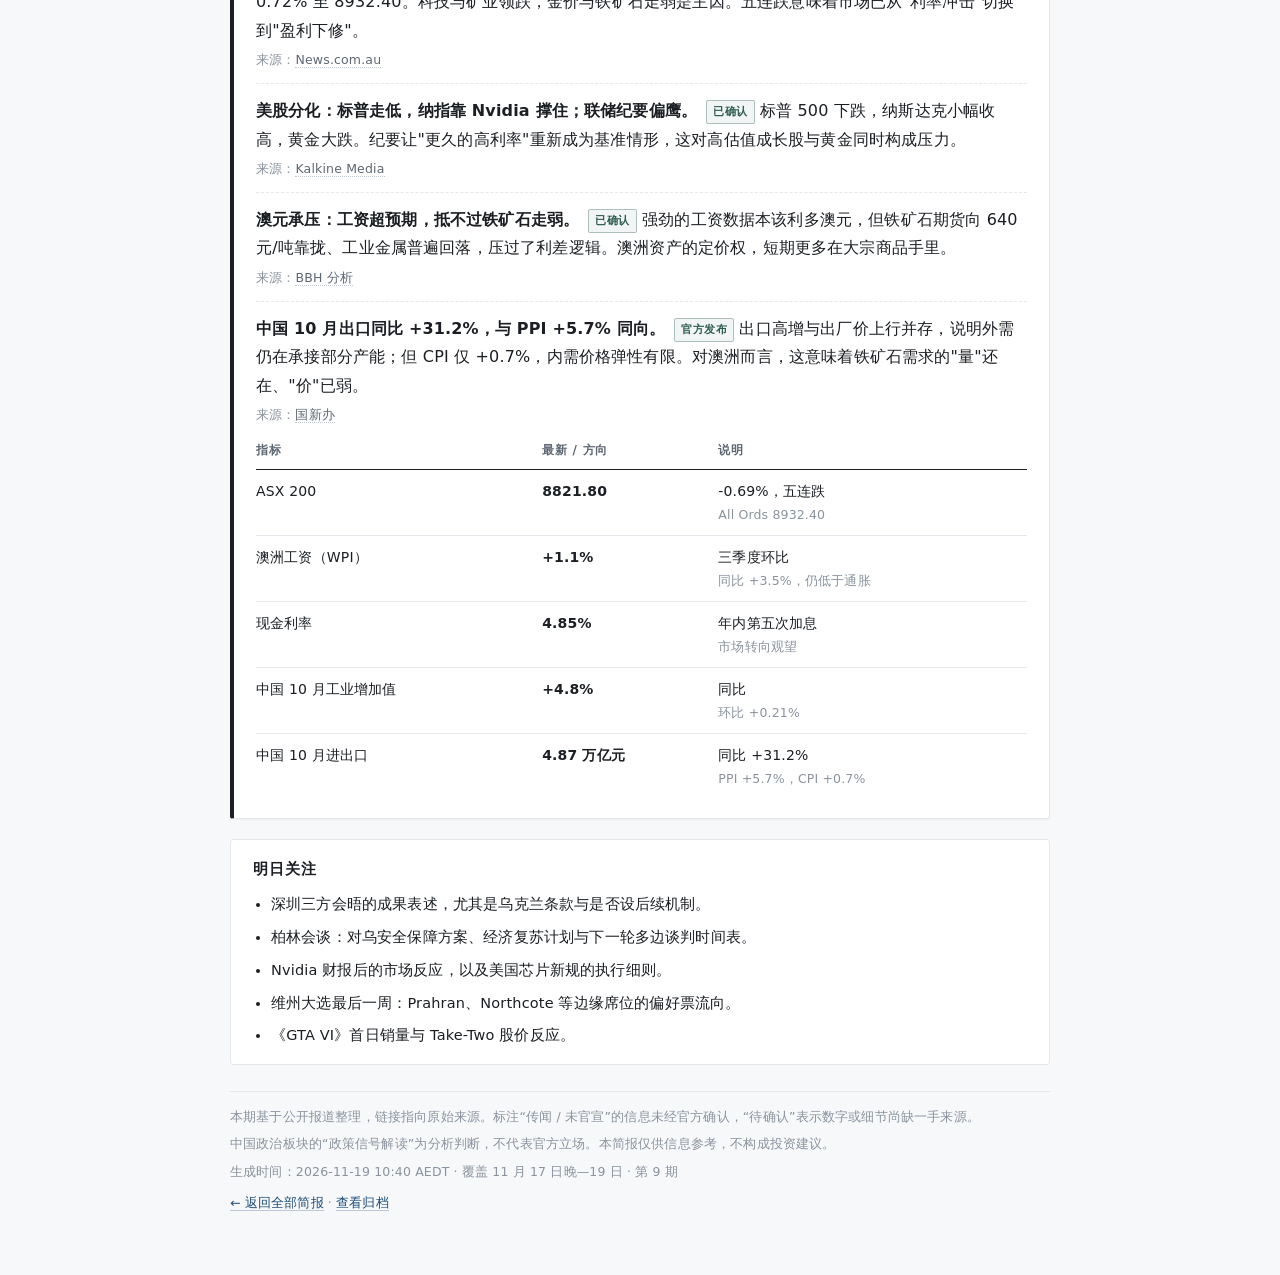
<file: 2026-11-19.html>
<!DOCTYPE html>
<html lang="zh-Hans">
<head>
<meta charset="utf-8">
<meta name="viewport" content="width=device-width, initial-scale=1">
<title>每日简报 · 2026年11月19日</title>
<meta name="dn:date" content="2026-11-19">
<meta name="dn:issue" content="9">
<meta name="dn:summary" content="中俄美今日在深圳举行三方会晤；《GTA VI》全球发售；澳洲三季度工资环比涨 1.1% 仍跑输通胀。">
<style>
  :root{
    --ink:#1b1f24; --muted:#5d6773; --faint:#8a939e;
    --line:#e4e7eb; --bg:#f7f8fa; --card:#ffffff;
    --blue:#1f4e79; --brick:#9c3b2e; --green:#2f5d50; --gold:#8a6a2f; --violet:#5b4a7a;
  }
  *{box-sizing:border-box}
  html{-webkit-text-size-adjust:100%}
  body{
    margin:0; padding:32px 18px 56px; background:var(--bg); color:var(--ink);
    font-family:system-ui,-apple-system,"PingFang SC","Hiragino Sans GB","Noto Sans SC","Microsoft YaHei",sans-serif;
    font-size:16px; line-height:1.78; letter-spacing:.01em;
  }
  .wrap{max-width:820px;margin:0 auto}
  a{color:var(--blue);text-decoration:none;border-bottom:1px solid rgba(31,78,121,.28)}
  a:hover{border-bottom-color:var(--blue)}

  /* ---------- 顶部导航 ---------- */
  .topnav{font-size:13px;color:var(--faint);margin:0 0 18px;display:flex;gap:8px;align-items:center}
  .topnav a{color:var(--muted);border-bottom:1px dotted #c2c8d0}
  .topnav .sep{color:#c9ced5}

  /* ---------- 页头 ---------- */
  header.top{border-bottom:2px solid var(--ink);padding-bottom:14px;margin-bottom:22px}
  .kicker{font-size:12.5px;letter-spacing:.22em;color:var(--faint);text-transform:uppercase;margin-bottom:6px}
  h1{font-size:29px;line-height:1.3;margin:0 0 10px;letter-spacing:-.01em}
  .meta{font-size:13px;color:var(--muted);display:flex;flex-wrap:wrap;gap:6px 14px}
  .meta span{white-space:nowrap}

  /* ---------- 今日焦点 ---------- */
  .focus{
    background:#fff;border:1px solid var(--line);border-left:4px solid var(--brick);
    border-radius:3px;padding:16px 20px 10px;margin:0 0 30px;
    box-shadow:0 1px 2px rgba(20,30,45,.04);
  }
  .focus h2{font-size:14px;margin:0 0 10px;color:var(--brick);letter-spacing:.08em}
  .focus ol{margin:0;padding-left:20px}
  .focus li{margin:0 0 8px;font-size:15px}
  .focus li b{font-weight:650}

  /* ---------- 区块卡片 ---------- */
  section.card{
    background:var(--card);border:1px solid var(--line);border-radius:3px;
    padding:18px 22px 14px;margin:0 0 20px;box-shadow:0 1px 2px rgba(20,30,45,.04);
    border-left:4px solid var(--line);
  }
  section.card.s1{border-left-color:var(--blue)}
  section.card.s2{border-left-color:var(--brick)}
  section.card.s3{border-left-color:var(--green)}
  section.card.s4{border-left-color:var(--gold)}
  section.card.s5{border-left-color:var(--violet)}
  section.card.s6{border-left-color:var(--ink)}
  h2.sec{
    font-size:18px;margin:0 0 12px;display:flex;align-items:baseline;gap:10px;
    letter-spacing:.01em;
  }
  h2.sec .num{
    font-size:11.5px;font-weight:600;letter-spacing:.1em;color:#fff;
    background:var(--ink);border-radius:2px;padding:2px 7px;position:relative;top:-2px;
  }
  h2.sec .en{font-size:11.5px;color:var(--faint);letter-spacing:.08em;font-weight:500}

  ul.news{list-style:none;margin:0;padding:0}
  ul.news>li{padding:0 0 13px;margin:0 0 13px;border-bottom:1px dashed var(--line)}
  ul.news>li:last-child{border-bottom:0;margin-bottom:0;padding-bottom:2px}
  ul.news .lead{font-weight:650;color:var(--ink)}
  .src{display:block;margin-top:5px;font-size:12.5px;color:var(--faint);line-height:1.6}
  .src a{color:var(--muted);border-bottom:1px dotted #c2c8d0}

  .tag{
    display:inline-block;font-size:11px;letter-spacing:.04em;padding:1px 6px;border-radius:2px;
    vertical-align:1px;margin-left:4px;font-weight:600;border:1px solid;
  }
  .tag.ok{color:var(--green);border-color:rgba(47,93,80,.35);background:rgba(47,93,80,.06)}
  .tag.rumor{color:var(--gold);border-color:rgba(138,106,47,.35);background:rgba(138,106,47,.07)}
  .tag.tbd{color:var(--faint);border-color:#d5dae1;background:#f4f6f8}

  /* ---------- 政策信号解读 ---------- */
  .signal{
    margin:16px 0 4px;padding:14px 18px;background:#faf7f4;
    border:1px solid #eadfd6;border-left:3px solid var(--brick);border-radius:2px;
  }
  .signal h3{font-size:14px;margin:0 0 8px;color:var(--brick);letter-spacing:.05em}
  .signal p{margin:0 0 9px;font-size:14.5px;color:#33383e}
  .signal p:last-of-type{margin-bottom:10px}
  .signal .note{font-size:12px;color:var(--faint);border-top:1px dashed #e0d3c8;padding-top:8px;margin:0}
  .sig-item{margin:0 0 10px}
  .sig-item .k{font-weight:650}

  /* ---------- 表格 ---------- */
  .tbl-wrap{overflow-x:auto;margin:6px 0 4px;-webkit-overflow-scrolling:touch}
  table{border-collapse:collapse;width:100%;font-size:14px;min-width:520px}
  thead th{
    text-align:left;font-size:12px;letter-spacing:.06em;color:var(--muted);font-weight:600;
    border-bottom:1.5px solid var(--ink);padding:7px 10px 7px 0;white-space:nowrap;
  }
  tbody td{border-bottom:1px solid var(--line);padding:9px 10px 9px 0;vertical-align:top}
  tbody tr:last-child td{border-bottom:0}
  td.num{font-variant-numeric:tabular-nums;white-space:nowrap;font-weight:600}
  td .sub{display:block;font-weight:400;font-size:12.5px;color:var(--faint)}

  /* ---------- 今日关注 ---------- */
  .watch{background:#fff;border:1px solid var(--line);border-radius:3px;padding:16px 22px 8px;margin:0 0 26px}
  .watch h2{font-size:15px;margin:0 0 10px;letter-spacing:.06em;color:var(--ink)}
  .watch ul{margin:0;padding-left:18px}
  .watch li{margin:0 0 7px;font-size:14.5px}

  footer{border-top:1px solid var(--line);padding-top:14px;font-size:12.5px;color:var(--faint);line-height:1.7}
  footer p{margin:0 0 6px}

  @media (max-width:600px){
    body{padding:20px 12px 40px;font-size:15.5px}
    h1{font-size:23px}
    section.card{padding:15px 16px 12px}
    .focus{padding:14px 16px 8px}
    .tbl-wrap{margin-left:-4px;margin-right:-4px}
  }
  @media print{
    body{background:#fff;padding:0;font-size:11pt}
    section.card,.focus,.watch{box-shadow:none;break-inside:avoid}
    a{color:#000;border-bottom:0}
    .tbl-wrap{overflow:visible}
  }

  .notice{
    background:#fdf6ec;border:1px solid #eadfcb;border-left:4px solid var(--gold);
    border-radius:3px;padding:12px 18px;margin:0 0 22px;font-size:13.5px;color:#5d4a2f;line-height:1.7;
  }
</style>
</head>
<body>
<div class="wrap">
  <nav class="topnav"><a href="./index.html">← 全部简报</a><span class="sep">·</span><a href="./archive.html">归档</a><span class="sep">·</span><a href="https://github.com/RuntaoZhuge/daily-news" target="_blank" rel="noopener">GitHub</a></nav>

  <header class="top">
    <div class="kicker">Daily Briefing · Melbourne</div>
    <h1>世界、中国、澳洲与墨尔本：每日简报</h1>
    <div class="meta">
      <span>2026 年 11 月 19 日 · 星期四</span>
      <span>第 9 期</span>
      <span>生成于 10:40 AEDT</span>
      <span>覆盖 11 月 17 日晚—19 日</span>
    </div>
  </header>

  <div class="focus">
    <h2>今日焦点</h2>
    <ol>
      <li><b>中俄美元首今天在深圳会晤</b>：三国领导人首次同场；特朗普把乌克兰列为议题，Witkoff 与 Kushner 同期在柏林谈安全保障。</li>
      <li><b>《GTA VI》全球发售</b>：等了 13 年，史上最大规模娱乐产品开卖；HR 平台称全球请假申请激增 32%。</li>
      <li><b>澳洲工资环比涨 1.1% 仍跑输通胀</b>：近三年最强季度涨幅，实际工资连续第四季下滑；RBA 已加息至 4.85%。</li>
    </ol>
  </div>

  <!-- 1 世界 -->
  <section class="card s1">
    <h2 class="sec"><span class="num">01</span>世界主要事件<span class="en">WORLD</span></h2>
    <ul class="news">
      <li>
        <span class="lead">中俄美元首会晤今天在深圳举行。</span>
        <span class="tag ok">已确认</span>
        外交部 16 日宣布，习近平 19 日同普京、特朗普在深圳举行中俄美元首会晤；18 日下午，习近平在宝安国际机场迎接来华出席 APEC 领导人非正式会议的特朗普。这是三位领导人首次同场会谈。特朗普行前称乌克兰会是主要议题之一——真正的看点是能否形成可执行的停火框架，而不是合影本身。
        <span class="src">来源：<a href="https://mo.ocmfa.gov.cn/chn/xwdt/wjyw/202611/t20261116_12059654.htm" target="_blank" rel="noopener">外交部驻澳门特派员公署</a>｜<a href="https://escap.china-mission.gov.cn/zgyw/202611/t20261118_12062092.htm" target="_blank" rel="noopener">常驻联合国亚太经社会代表处</a></span>
      </li>
      <li>
        <span class="lead">以色列议会选出新议长，内塔尼亚胡对议程的控制被削弱。</span>
        <span class="tag ok">已确认</span>
        Matan Kahana 以 66 票（共 120 席）当选，他是前国防军总参谋长 Eisenkot 的盟友；Eisenkot 正牵头组建替代内塔尼亚胡的政府。议长易手通常意味着组阁已进入实质阶段，而不是又一轮试探。
        <span class="src">来源：<a href="https://www.thehindu.com/news/international/israeli-parliament-elects-new-knesset-speaker-backed-by-netanyahus-opponents/article71714379.ece" target="_blank" rel="noopener">The Hindu</a></span>
      </li>
      <li>
        <span class="lead">加沙停火监督机构警告：协议有崩塌风险。</span>
        <span class="tag ok">已确认</span>
        「和平委员会」向安理会提交首份年度评估，指双方都未履行停止敌对行动的承诺，纸面谅解与地面现实之间的落差是最大威胁，并要求安理会施压、加快重建。加沙冬季帐篷与物资入境受阻，人道指标继续恶化。
        <span class="src">来源：<a href="https://alquds.com/en/posts/275158-peace-council-warns-of-gaza-ceasefire-collapse-and-demands-security-council" target="_blank" rel="noopener">Al-Quds</a></span>
      </li>
      <li>
        <span class="lead">敖德萨遭袭致 4 死，乌军打击俄南部两座炼油厂。</span>
        <span class="tag ok">已确认</span>
        泽连斯基称多布罗皮利亚与科斯强季尼夫卡两地"阵地稳固"，否认俄方"已占领"的说法。与此同时，Witkoff 与 Kushner 19 日在柏林会晤乌方与欧洲谈判团队，议题是"可信的战后安全保障"、经济复苏计划与下一轮多边谈判——阿布扎比会谈是九个月来首次。
        <span class="src">来源：<a href="https://www.canberratimes.com.au/story/9394301/ukraine-hits-russian-refineries-us-envoys-visit-berlin/" target="_blank" rel="noopener">The Canberra Times / AP</a></span>
      </li>
      <li>
        <span class="lead">中日领导人在 APEC 握手，台湾言论僵局未解。</span>
        <span class="tag ok">已确认</span>
        高市早苗以首相身份首次访华，与习近平在深圳握手；但中方坚持要求收回一年前"台湾有事可能构成存亡危机事态"的表态，日方未让步。握手是姿态，僵局仍在。
        <span class="src">来源：<a href="https://f.aa.com.tr/en/asia-pacific/chinese-japanese-leaders-shake-hands-at-apec-summit-amid-soured-ties/4129510" target="_blank" rel="noopener">Anadolu Agency</a></span>
      </li>
    </ul>
  </section>

  <!-- 2 中国 -->
  <section class="card s2">
    <h2 class="sec"><span class="num">02</span>中国政治<span class="en">CHINA</span></h2>
    <ul class="news">
      <li>
        <span class="lead">习近平在 APEC 工商领导人峰会发表主旨演讲。</span>
        <span class="tag ok">官方发布</span>
        演讲题为《坚定信心，勇毅前行 共创亚太光明未来》，提出四条主线：维护和平稳定大局、搭建开放合作桥梁、激发创新增长动力、拓展互利共赢路径；明确支持<b>成立世界湾区经济合作联盟</b>，并称"十五五"规划是面向全球工商界的"合作邀约"。具体承诺包括制造业"准入又准营"、稳步扩大服务业开放、扩大优质产品进口。
        <span class="src">来源：<a href="https://us.china-embassy.gov.cn/chn/zgyw/202611/t20261118_12061656.htm" target="_blank" rel="noopener">驻美大使馆（演讲全文）</a></span>
      </li>
      <li>
        <span class="lead">10 月经济数据：工业增加值 +4.8%，进出口 +31.2%。</span>
        <span class="tag ok">官方发布</span>
        规模以上工业增加值同比 +4.8%、环比 +0.21%；10 月货物进出口 4.87 万亿元、同比 +31.2%；CPI 同比 +0.7%、核心 CPI +0.8%；PPI 同比 +5.7%，涨幅比上月扩大 0.7 个百分点。生产端与出口强、消费价格弱，是本轮数据最醒目的组合。
        <span class="src">来源：<a href="http://www.scio.gov.cn/live/2026/39889/index_m.html" target="_blank" rel="noopener">国新办发布会</a></span>
      </li>
      <li>
        <span class="lead">国务院常务会议再提资本市场"稳市机制"。</span>
        <span class="tag ok">官方发布</span>
        会议围绕"六张网"等重大项目、政策性资金及时足额拨付、稳就业与防风险作出部署，并要求持续强化资本市场稳市机制。在外部芯片管制收紧的背景下，资本市场被更明确地当作信心与融资工具。
        <span class="src">来源：<a href="https://stock.finance.sina.com.cn/stock/go.php/vReport_Show/kind/lastest/rptid/848340147249/index.phtml" target="_blank" rel="noopener">券商点评（引国常会通稿）</a></span>
      </li>
      <li>
        <span class="lead">第十五届全国减轻企业负担政策宣传周启动。</span>
        <span class="tag ok">官方发布</span>
        国务院减负部际联席会议称，明年将围绕"降本增效"完善惠企减负政策运行机制，保持减税降费力度、明确到期政策后续安排、推动降低全社会物流成本。这是把"降成本"从年度动作变成常态机制。
        <span class="src">来源：<a href="https://finance.sina.com.cn/roll/2026-11-18/doc-inizehkz6884305.shtml" target="_blank" rel="noopener">中新社</a></span>
      </li>
      <li>
        <span class="lead">商务部：坚决反对美方芯片"第三国转运"新规。</span>
        <span class="tag ok">官方发布</span>
        美国商务部要求特定国家的先进芯片买家在转售或转移前申请许可，意图堵住经第三国获取算力的通道。中方称这是"滥用出口管制、干涉正常贸易"。
        <span class="src">来源：<a href="http://epaper.chinadaily.com.cn/a/202611/18/WS6afcf64ae4b07a432ddca527.html" target="_blank" rel="noopener">China Daily</a></span>
      </li>
    </ul>

    <div class="signal">
      <h3>政策信号解读</h3>
      <div class="sig-item">
        <span class="k">① "世界湾区经济合作联盟"是这次演讲里最实的一句。</span>
        它把粤港澳大湾区从区域概念升级为规则平台：深圳做主场，输出的是湾区标准、通关与数据流动的接口。若后续有秘书处与成员名单落地，影响会大于一般的论坛倡议。
      </div>
      <div class="sig-item">
        <span class="k">② PPI +5.7% 与 CPI +0.7% 的剪刀差，指向中游制造的真实处境。</span>
        上游涨价能传导到出厂价，却传不到消费端，差额由中游企业吸收。这正好解释了为什么明年的减负主线是"降本增效"——不是刺激需求，而是先保住利润与就业。
      </div>
      <div class="sig-item">
        <span class="k">③ "稳市机制"写进国常会，意味着股市的政策权重继续上升。</span>
        在出口与地产两端都不稳时，资本市场承担了信心锚的功能。对投资者的含义是"托底意愿强、托价意愿弱"：急跌会有政策回应，但趋势仍由盈利决定。
      </div>
      <p class="note">以上为分析判断，非官方表述；①③含推论，②为已发布数据的解读。</p>
    </div>
  </section>

  <!-- 3 澳洲 -->
  <section class="card s3">
    <h2 class="sec"><span class="num">03</span>澳洲新闻<span class="en">AUSTRALIA</span></h2>
    <ul class="news">
      <li>
        <span class="lead">三季度工资环比 +1.1%，近三年最强，但仍跑输通胀。</span>
        <span class="tag ok">已确认</span>
        ABS 数据显示，季调后工资价格指数（WPI）环比 +1.1%（前值 +0.7%），同比 +3.5%，为 2023 年末以来最高。但通胀更高，实际工资已连续第四个季度下滑。工资超预期也强化了 RBA 的鹰派理由。
        <span class="src">来源：<a href="https://www.abs.gov.au/statistics/economy/price-indexes-and-inflation/wage-price-index-australia/sep-2026" target="_blank" rel="noopener">ABS</a></span>
      </li>
      <li>
        <span class="lead">RBA 11 月加息至 4.85%，市场预期转向"按兵不动"。</span>
        <span class="tag ok">已确认</span>
        这是年内第五次加息，且是分歧很大的决定；会议纪要显示委员曾讨论再加 25 个基点。联邦银行经济学家判断后续将进入观望。对家庭而言，房贷重定价的压力还在往 2027 年传。
        <span class="src">来源：<a href="https://www.rba.gov.au/monetary-policy/rba-board-minutes/2026/2026-11-03.html" target="_blank" rel="noopener">RBA 会议纪要</a></span>
      </li>
      <li>
        <span class="lead">联邦政府推进东海岸天然气保留计划。</span>
        <span class="tag ok">已确认</span>
        助理财长 Andrew Leigh 称，澳洲约四分之三的天然气用于出口，制造业与家庭却承受国际价格波动；保留计划意在制造"温和的过剩"，压低批发气价与电价。这是 2013 年就提出的老方案，如今才进入落地阶段。
        <span class="src">来源：<a href="https://www.andrewleigh.com/transcript_doorstop_19_november_2026" target="_blank" rel="noopener">Andrew Leigh 办公室（发布会实录）</a></span>
      </li>
      <li>
        <span class="lead">David Jones 裁员逾 1500 人，半数为无权益临时工。</span>
        <span class="tag ok">已确认</span>
        接管方关闭约半数门店。零售收缩叠加实际工资下滑，是澳洲内需最直接的两个压力点；临时工占比高，也意味着失业冲击不会立刻体现在失业率上。
        <span class="src">来源：<a href="https://5news.com.br/au/noticia/LHQ1XH3l_BLup5-0/half-of-david-jones-job-cuts-are-casual-staff-with-no-entitlements" target="_blank" rel="noopener">5 News / AAP</a></span>
      </li>
      <li>
        <span class="lead">板球"砂纸门"重启：Bancroft 称全队知情。</span>
        <span class="tag ok">已确认</span>
        2018 年开普敦事件的核心当事人称，当时队内所有人都知道用砂纸改变球面。这会把责任从三名球员扩大到管理体系，澳洲板球的治理与赞助关系将再受审视。
        <span class="src">来源：<a href="https://www.abc.net.au/listen/programs/abc-news-top-stories/bancroft-crisis-sandpaper-cricket/107401894" target="_blank" rel="noopener">ABC News</a></span>
      </li>
      <li>
        <span class="lead">一国党主张取消父母签证、难民名额削减九成。</span>
        <span class="tag tbd">待确认</span>
        该党在选前抛出移民收紧方案，具体条文尚未公布，目前仅见媒体转述。若成为参议院议价条件，会影响家庭团聚与技术移民的排队结构。
        <span class="src">来源：<a href="https://www.youtube.com/live/OfGzEIyGVXg" target="_blank" rel="noopener">澳媒汇总（待原文核实）</a></span>
      </li>
    </ul>
  </section>

  <!-- 4 墨尔本 -->
  <section class="card s4">
    <h2 class="sec"><span class="num">04</span>墨尔本新闻<span class="en">MELBOURNE</span></h2>
    <ul class="news">
      <li>
        <span class="lead">维州大选倒计时 9 天，提前投票已开始。</span>
        <span class="tag ok">已确认</span>
        11 月 28 日投票。工党州长 Ben Carroll（7 月接替 Jacinta Allan）对阵自由党领袖 Jess Wilson，民调显示工党落后：Wilson 39%、绿党 Sandell 25%、一国党 Pickering 16%。Prahran 等内城边缘席位是关键，偏好票与上议院规则可能决定最终格局。
        <span class="src">来源：<a href="https://www.canberratimes.com.au/story/9394297/early-voters-highly-motivated-but-deeply-divided/" target="_blank" rel="noopener">The Canberra Times</a></span>
      </li>
      <li>
        <span class="lead">百万元绑架案：母女获救，三人被捕。</span>
        <span class="tag ok">已确认</span>
        警方称一名母亲与她 9 岁的女儿在持续约 20 小时的劫持后安全获救，三名嫌疑人被捕，案情涉及约 100 万澳元的勒索。案件已进入司法程序，细节以警方通报为准。
        <span class="src">来源：<a href="https://www.couriermail.com.au/news/mother-and-daughter-safe-as-police-arrest-three-over-alleged-1m-melbourne-hostage-ordeal/news-story/f04046610b6667013bb0886b7addd8fd" target="_blank" rel="noopener">The Courier-Mail</a></span>
      </li>
      <li>
        <span class="lead">Tarneit 街头斗殴监控公布，六人被捕。</span>
        <span class="tag ok">已确认</span>
        10 月 4 日的斗殴中，多人持棒球棍与板球拍，一名男子重伤危及生命。警方逮捕了 6 名 22 至 43 岁男子，来自 Tarneit 与 Truganina。这类"器械化"街头冲突在西区呈上升趋势。
        <span class="src">来源：<a href="https://newsapp.abc.net.au/news/2026-11-19/vic-police-investigate-tarneit-brawl/107401714" target="_blank" rel="noopener">ABC News</a></span>
      </li>
      <li>
        <span class="lead">内城美甲店两天内两度遭纵火。</span>
        <span class="tag ok">已确认</span>
        警方正在调查是否与同一团伙有关。小商户连续被针对，通常与勒索、保险或同业纠纷相关，但动机尚未确认。
        <span class="src">来源：<a href="https://www.9news.com.au/" target="_blank" rel="noopener">9News</a></span>
      </li>
      <li>
        <span class="lead">天气：多云转阴，12–24°C，降雨概率 40%。</span>
        <span class="tag ok">已确认</span>
        周四多云，最低 12°C、最高 24°C，局地 0–1mm 小雨，紫外线指数可达 10（极高），午后需防晒。周五转晴、气温回升。
        <span class="src">来源：<a href="https://www.bom.gov.au/places/vic/melbourne/forecast/" target="_blank" rel="noopener">Bureau of Meteorology</a></span>
      </li>
    </ul>
  </section>

  <!-- 5 科技 -->
  <section class="card s5">
    <h2 class="sec"><span class="num">05</span>科技与 AI<span class="en">TECH</span></h2>
    <ul class="news">
      <li>
        <span class="lead">《GTA VI》今日全球发售。</span>
        <span class="tag ok">已确认</span>
        登陆 PS5 与 Xbox Series X|S，开发周期 13 年，被视为史上最大规模的娱乐产品发售。HR 平台 Remote 称全球 11 月 19 日前后请假申请增加 32%。它同时也是本季度游戏与主机产业链最确定的现金流事件。
        <span class="src">来源：<a href="https://www.rockstargames.com/newswire/article/ak3ak31a49a221/grand-theft-auto-vi-is-now-set-to-launch-november-19-2026" target="_blank" rel="noopener">Rockstar Games</a>｜<a href="https://www.kbc.co.ke/excitement-grips-the-world-ahead-of-gta-vi-release-on-thursday/" target="_blank" rel="noopener">KBC</a></span>
      </li>
      <li>
        <span class="lead">Nvidia 进入"后黄仁勋"时代，董事会拒绝复职。</span>
        <span class="tag ok">已确认</span>
        黄仁勋 11 月 12 日辞去总裁、CEO 与董事职务，CFO Colette Kress 任临时 CEO。黄其后称自己"犯了严重错误"，但"若有邀请会荣幸回归"；FT 报道他在考虑复出，董事会则明确不予恢复。公司已发布他离职后的首份财报。
        <span class="src">来源：<a href="https://nvidianews.nvidia.com/news/nvidia-announces-ceo-transition" target="_blank" rel="noopener">NVIDIA 新闻稿</a>｜<a href="https://news.sky.com/story/jensen-huang-acknowledges-serious-mistakes-but-says-he-would-be-honoured-to-return-as-nvidia-ceo-13613323" target="_blank" rel="noopener">Sky News</a></span>
      </li>
      <li>
        <span class="lead">美国收紧 AI 芯片"第三国转运"漏洞。</span>
        <span class="tag ok">已确认</span>
        新规要求特定国家的先进芯片买家在转售或转移前取得许可，直接打击经第三国转口的路径。短期会推高中国企业的算力成本，中期则加速国产替代——这是过去两年反复验证的同一套机制。
        <span class="src">来源：<a href="http://epaper.chinadaily.com.cn/a/202611/18/WS6afcf64ae4b07a432ddca527.html" target="_blank" rel="noopener">China Daily</a></span>
      </li>
      <li>
        <span class="lead">Nvidia 在中国数据中心 AI 芯片份额降至 34%。</span>
        <span class="tag ok">已确认</span>
        2026 年上半年，其份额从接近垄断跌至 34%，华为等国产厂商份额上升。出口管制与国产替代同时作用，市场结构已经不可逆地改变。
        <span class="src">来源：<a href="http://www.chinadaily.com.cn/a/202611/18/WS6afd8e9de4b03ebf8519d3ec.html" target="_blank" rel="noopener">China Daily</a></span>
      </li>
      <li>
        <span class="lead">OpenAI 上线"锁定会话"等 ChatGPT 更新。</span>
        <span class="tag ok">已确认</span>
        用户可把选定对话从常规历史中隐藏；同期上线 Sites 的混排编辑能力。对企业客户而言，可控的会话留存正在成为采购清单上的硬指标。
        <span class="src">来源：<a href="https://help.openai.com/en/articles/6825453-chatgpt-release-notes" target="_blank" rel="noopener">OpenAI Release Notes</a></span>
      </li>
    </ul>
  </section>

  <!-- 6 经济 -->
  <section class="card s6">
    <h2 class="sec"><span class="num">06</span>世界经济<span class="en">ECONOMY</span></h2>
    <ul class="news">
      <li>
        <span class="lead">ASX 200 五连跌，收 8821.80 点。</span>
        <span class="tag ok">已确认</span>
        周三大盘跌 61.40 点（-0.69%），All Ordinaries 跌 0.72% 至 8932.40。科技与矿业领跌，金价与铁矿石走弱是主因。五连跌意味着市场已从"利率冲击"切换到"盈利下修"。
        <span class="src">来源：<a href="https://www.news.com.au/finance/markets/australian-markets/australian-shares-tumble-as-wall-street-tech-rout-and-falling-commodity-prices-hit-asx/news-story/1568a5fd523a62a1259a310f6e27e0e7" target="_blank" rel="noopener">News.com.au</a></span>
      </li>
      <li>
        <span class="lead">美股分化：标普走低，纳指靠 Nvidia 撑住；联储纪要偏鹰。</span>
        <span class="tag ok">已确认</span>
        标普 500 下跌，纳斯达克小幅收高，黄金大跌。纪要让"更久的高利率"重新成为基准情形，这对高估值成长股与黄金同时构成压力。
        <span class="src">来源：<a href="https://kalkinemedia.com/au/news/morning-wrap/asx-morning-wrap-asx-200-to-fall-as-sp-500-slips-and-nasdaq-edges-up-on-nvidia-fed-minutes" target="_blank" rel="noopener">Kalkine Media</a></span>
      </li>
      <li>
        <span class="lead">澳元承压：工资超预期，抵不过铁矿石走弱。</span>
        <span class="tag ok">已确认</span>
        强劲的工资数据本该利多澳元，但铁矿石期货向 640 元/吨靠拢、工业金属普遍回落，压过了利差逻辑。澳洲资产的定价权，短期更多在大宗商品手里。
        <span class="src">来源：<a href="https://www.insigtx.com/en/news/aud-weakness-persists-despite-strong-wages-bbh-327553/" target="_blank" rel="noopener">BBH 分析</a></span>
      </li>
      <li>
        <span class="lead">中国 10 月出口同比 +31.2%，与 PPI +5.7% 同向。</span>
        <span class="tag ok">官方发布</span>
        出口高增与出厂价上行并存，说明外需仍在承接部分产能；但 CPI 仅 +0.7%，内需价格弹性有限。对澳洲而言，这意味着铁矿石需求的"量"还在、"价"已弱。
        <span class="src">来源：<a href="http://www.scio.gov.cn/live/2026/39889/index_m.html" target="_blank" rel="noopener">国新办</a></span>
      </li>
    </ul>

    <div class="tbl-wrap">
      <table>
        <thead>
          <tr><th>指标</th><th>最新 / 方向</th><th>说明</th></tr>
        </thead>
        <tbody>
          <tr>
            <td>ASX 200</td>
            <td class="num">8821.80</td>
            <td>-0.69%，五连跌<span class="sub">All Ords 8932.40</span></td>
          </tr>
          <tr>
            <td>澳洲工资（WPI）</td>
            <td class="num">+1.1%</td>
            <td>三季度环比<span class="sub">同比 +3.5%，仍低于通胀</span></td>
          </tr>
          <tr>
            <td>现金利率</td>
            <td class="num">4.85%</td>
            <td>年内第五次加息<span class="sub">市场转向观望</span></td>
          </tr>
          <tr>
            <td>中国 10 月工业增加值</td>
            <td class="num">+4.8%</td>
            <td>同比<span class="sub">环比 +0.21%</span></td>
          </tr>
          <tr>
            <td>中国 10 月进出口</td>
            <td class="num">4.87 万亿元</td>
            <td>同比 +31.2%<span class="sub">PPI +5.7%，CPI +0.7%</span></td>
          </tr>
        </tbody>
      </table>
    </div>
  </section>

  <div class="watch">
    <h2>明日关注</h2>
    <ul>
      <li>深圳三方会晤的成果表述，尤其是乌克兰条款与是否设后续机制。</li>
      <li>柏林会谈：对乌安全保障方案、经济复苏计划与下一轮多边谈判时间表。</li>
      <li>Nvidia 财报后的市场反应，以及美国芯片新规的执行细则。</li>
      <li>维州大选最后一周：Prahran、Northcote 等边缘席位的偏好票流向。</li>
      <li>《GTA VI》首日销量与 Take-Two 股价反应。</li>
    </ul>
  </div>

  <footer>
    <p>本期基于公开报道整理，链接指向原始来源。标注“传闻 / 未官宣”的信息未经官方确认，“待确认”表示数字或细节尚缺一手来源。</p>
    <p>中国政治板块的“政策信号解读”为分析判断，不代表官方立场。本简报仅供信息参考，不构成投资建议。</p>
    <p>生成时间：2026-11-19 10:40 AEDT · 覆盖 11 月 17 日晚—19 日 · 第 9 期</p>
    <p style="margin-top:10px"><a href="./index.html">← 返回全部简报</a> · <a href="./archive.html">查看归档</a></p>
  </footer>

</div>
</body>
</html>
</file>
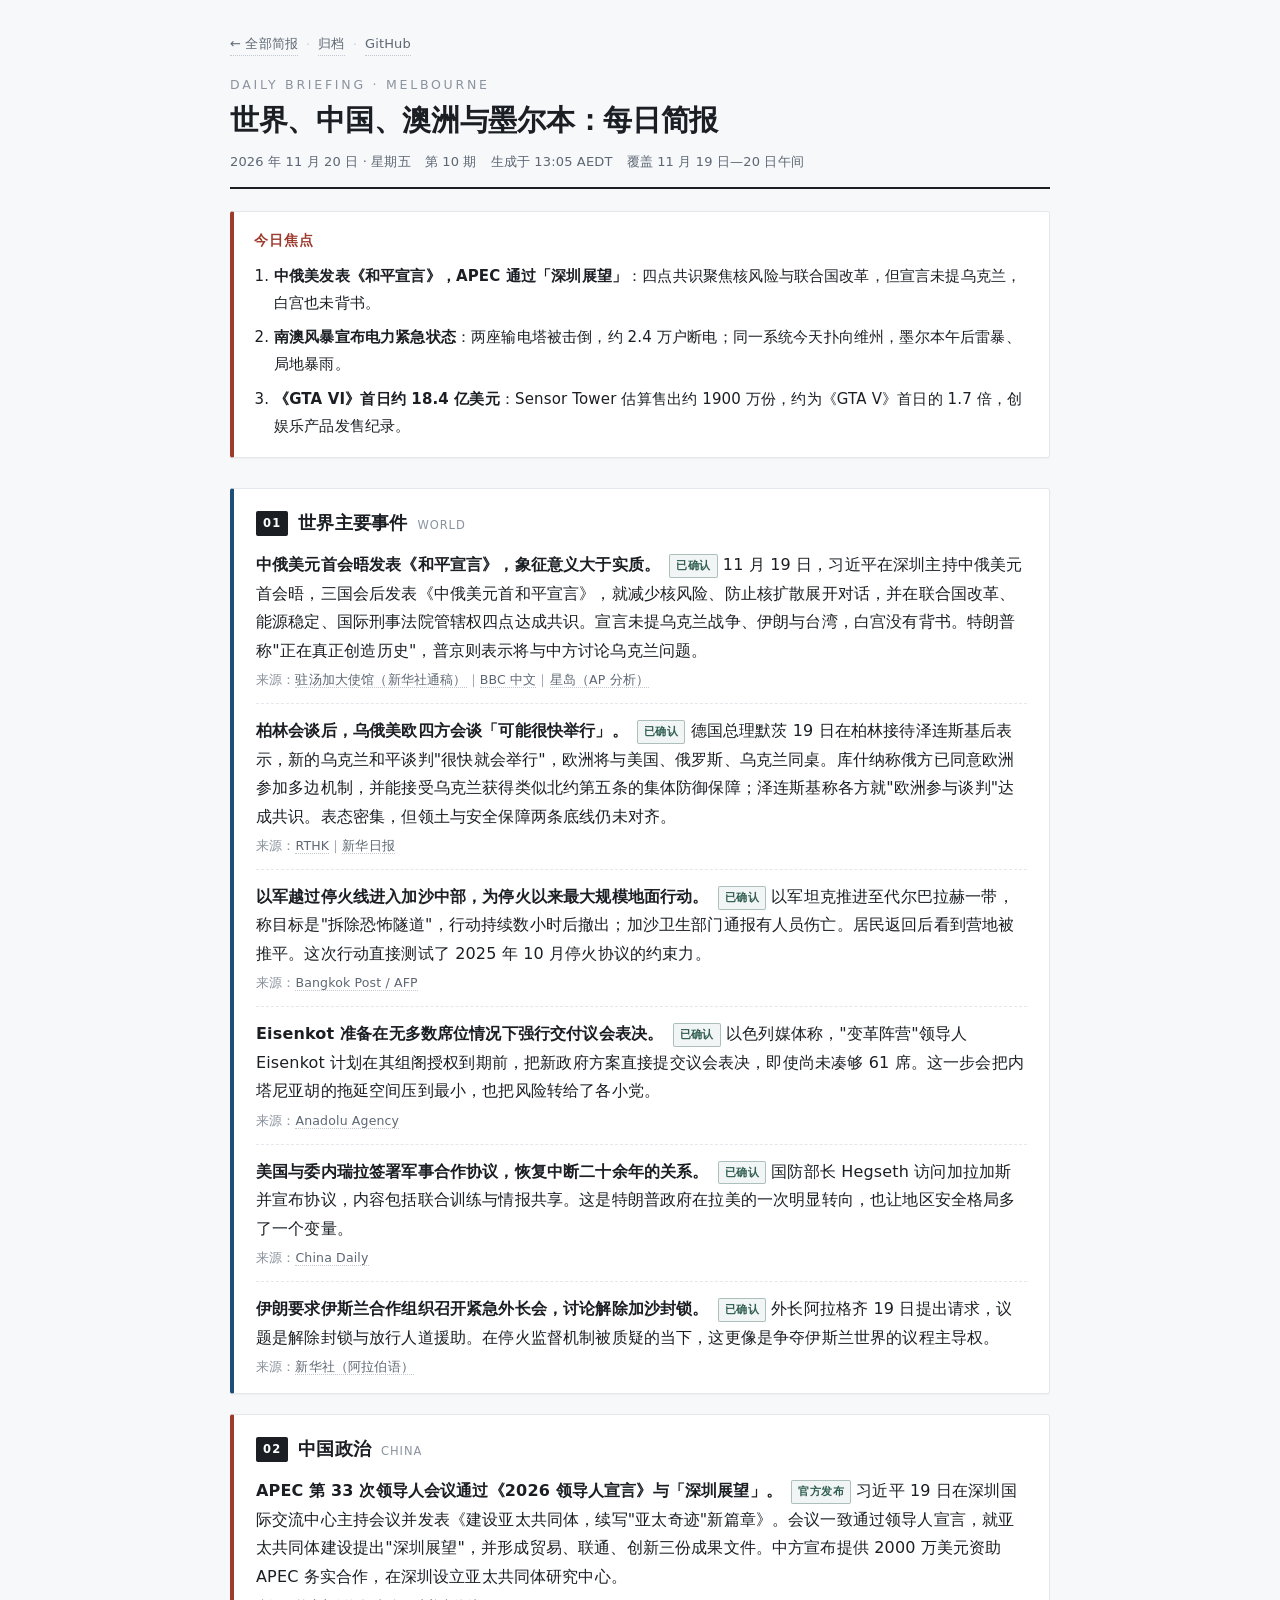
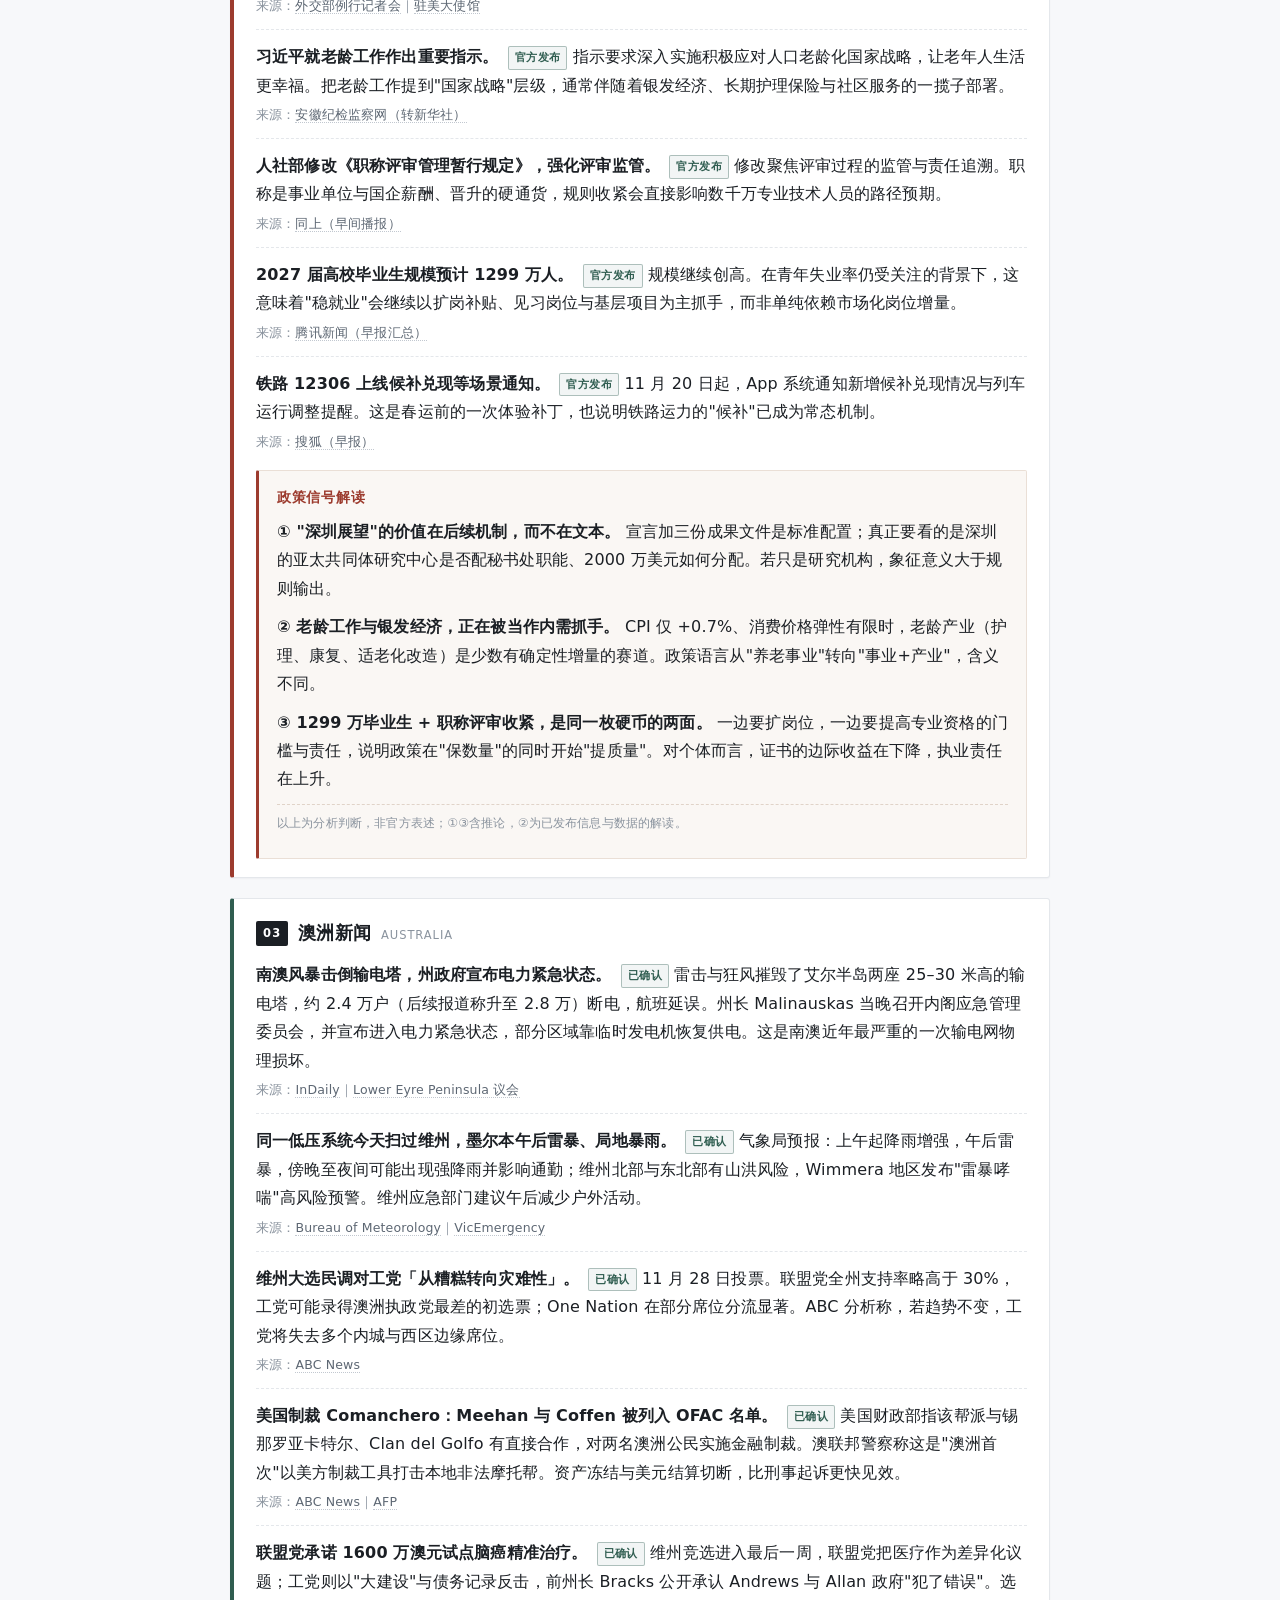
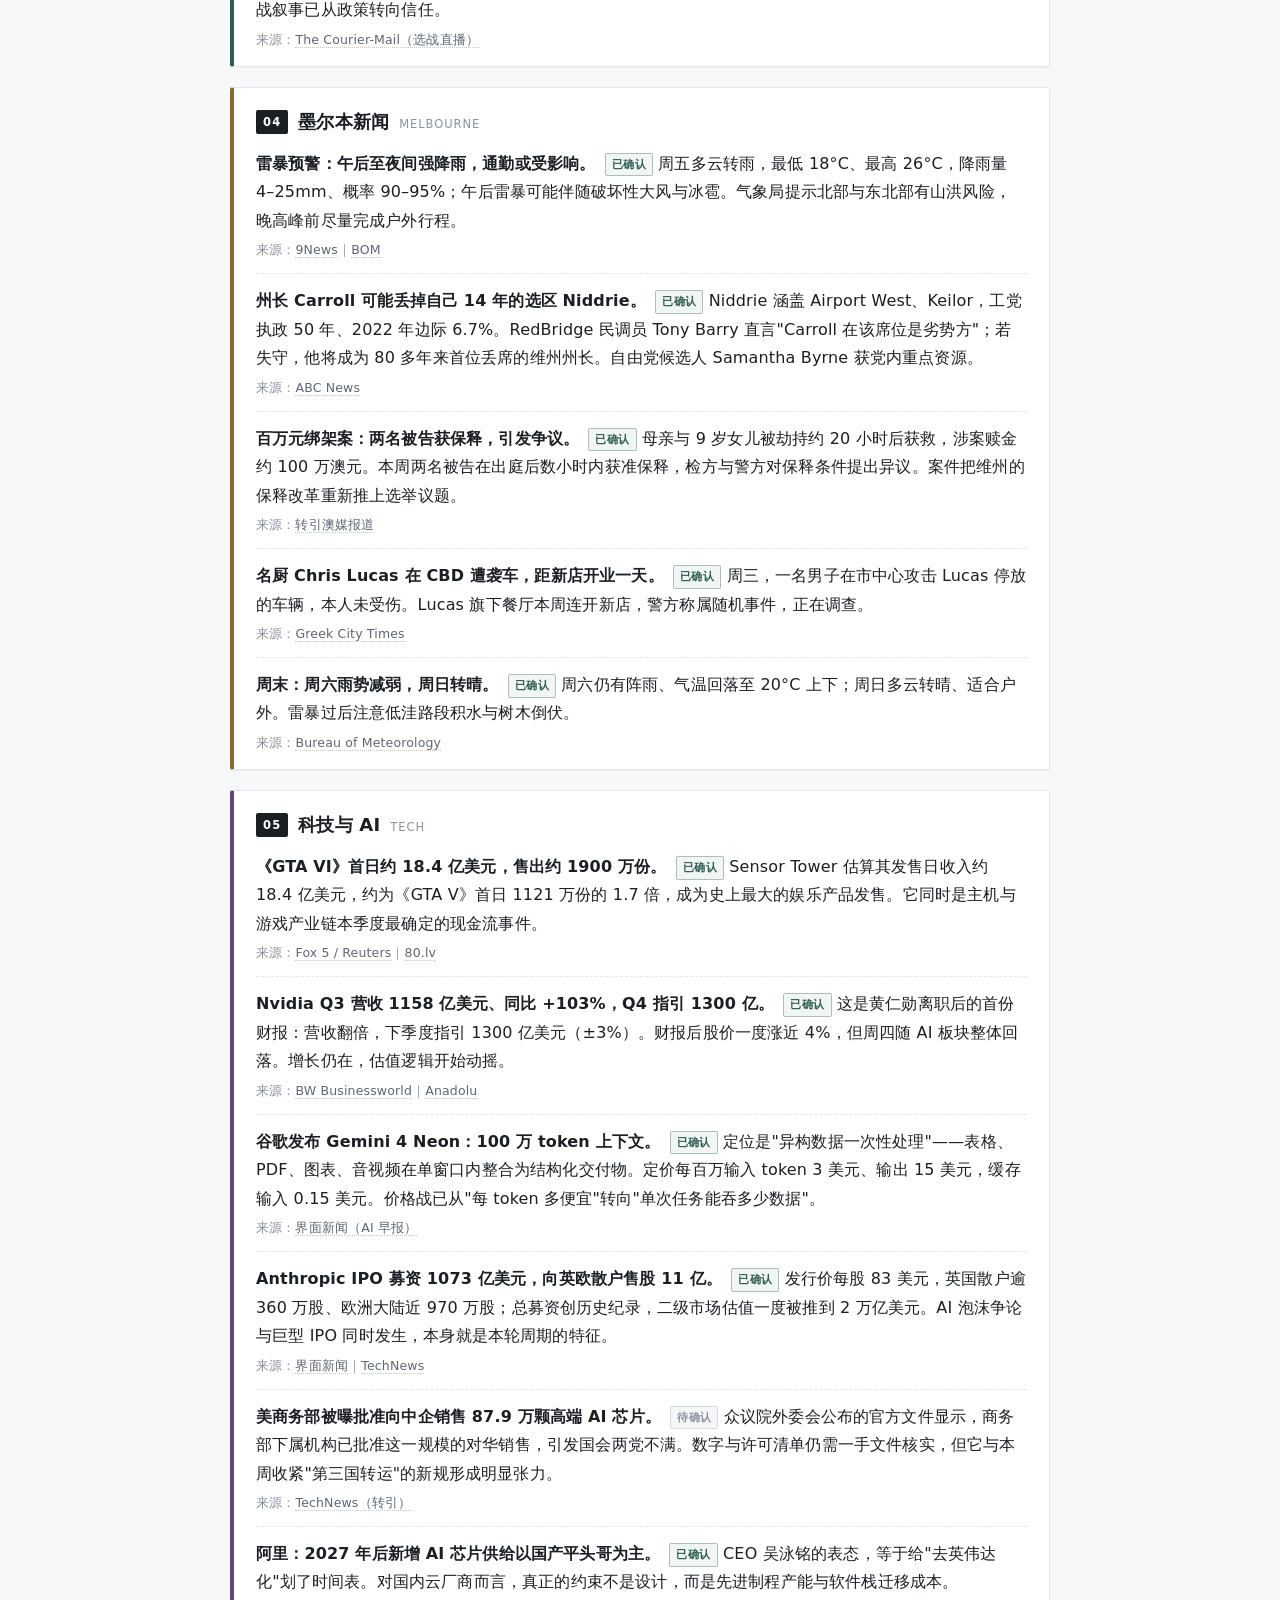
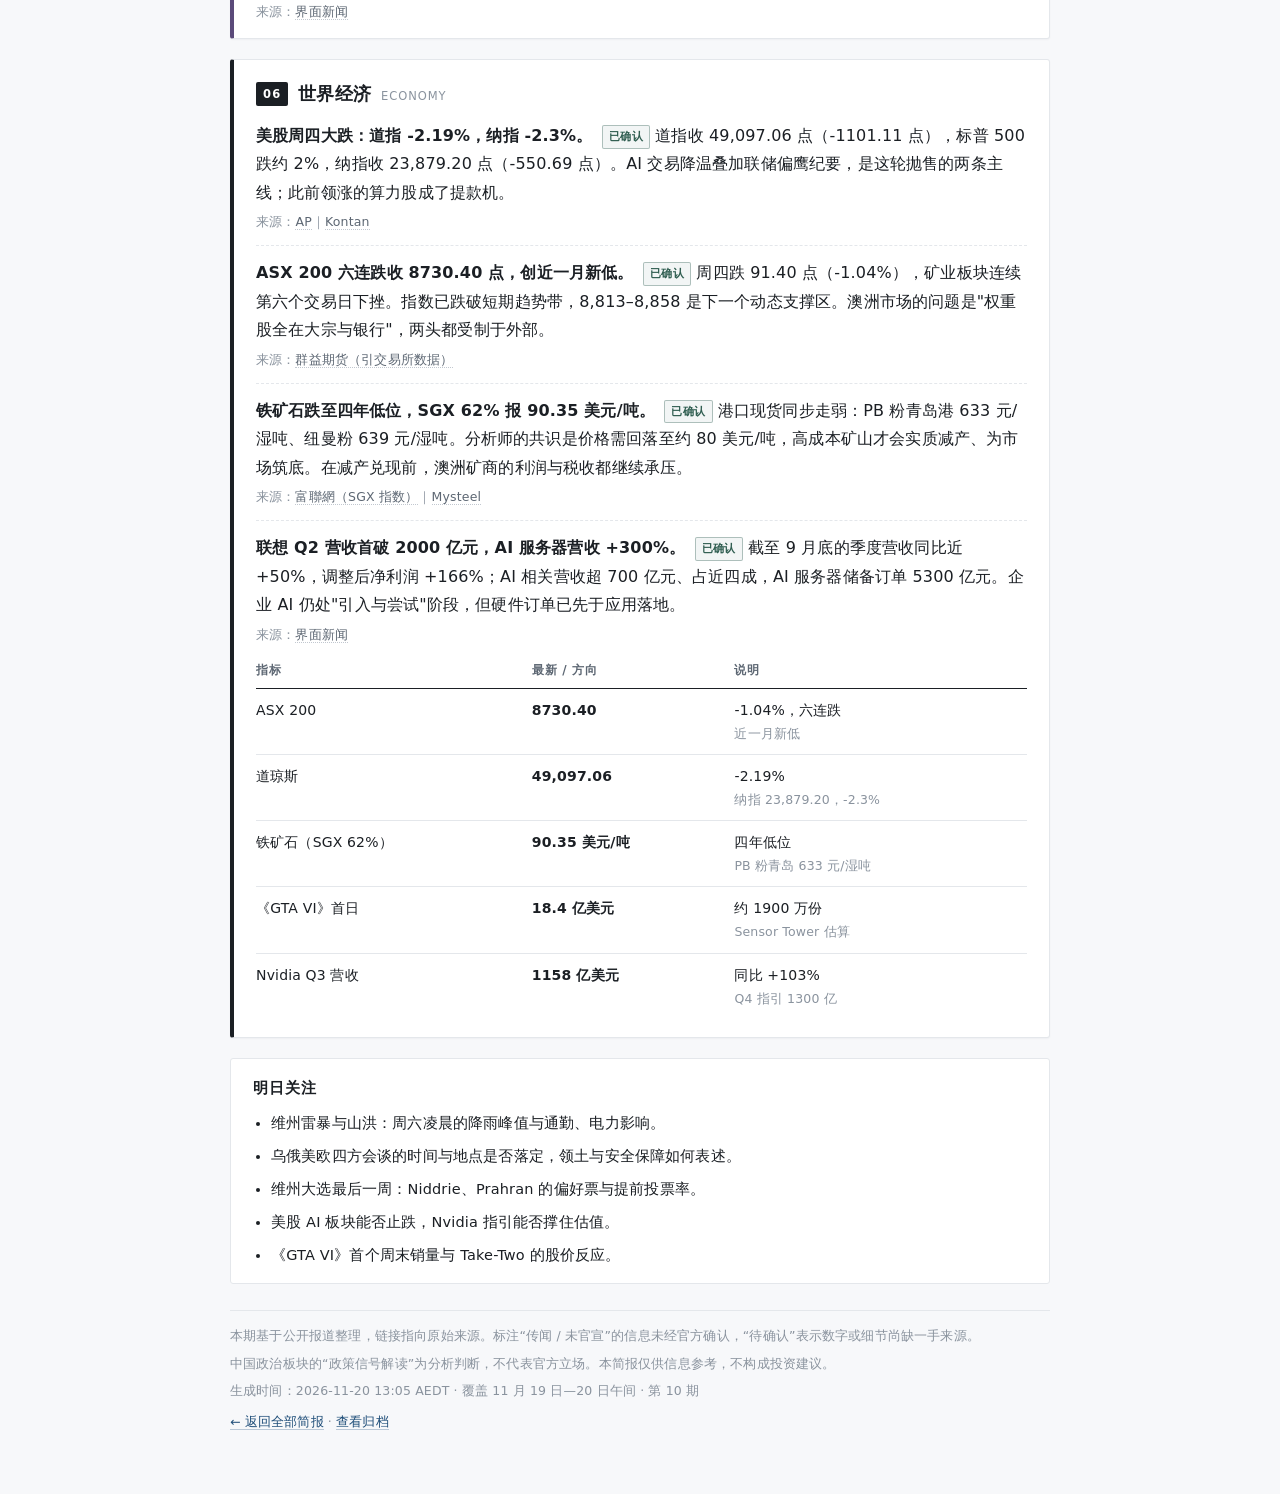
<file: 2026-11-20.html>
<!DOCTYPE html>
<html lang="zh-Hans">
<head>
<meta charset="utf-8">
<meta name="viewport" content="width=device-width, initial-scale=1">
<title>每日简报 · 2026年11月20日</title>
<meta name="dn:date" content="2026-11-20">
<meta name="dn:issue" content="10">
<meta name="dn:summary" content="中俄美发表《和平宣言》与 APEC「深圳展望」；南澳风暴宣布电力紧急状态；《GTA VI》首日约 18.4 亿美元。">
<style>
  :root{
    --ink:#1b1f24; --muted:#5d6773; --faint:#8a939e;
    --line:#e4e7eb; --bg:#f7f8fa; --card:#ffffff;
    --blue:#1f4e79; --brick:#9c3b2e; --green:#2f5d50; --gold:#8a6a2f; --violet:#5b4a7a;
  }
  *{box-sizing:border-box}
  html{-webkit-text-size-adjust:100%}
  body{
    margin:0; padding:32px 18px 56px; background:var(--bg); color:var(--ink);
    font-family:system-ui,-apple-system,"PingFang SC","Hiragino Sans GB","Noto Sans SC","Microsoft YaHei",sans-serif;
    font-size:16px; line-height:1.78; letter-spacing:.01em;
  }
  .wrap{max-width:820px;margin:0 auto}
  a{color:var(--blue);text-decoration:none;border-bottom:1px solid rgba(31,78,121,.28)}
  a:hover{border-bottom-color:var(--blue)}

  /* ---------- 顶部导航 ---------- */
  .topnav{font-size:13px;color:var(--faint);margin:0 0 18px;display:flex;gap:8px;align-items:center}
  .topnav a{color:var(--muted);border-bottom:1px dotted #c2c8d0}
  .topnav .sep{color:#c9ced5}

  /* ---------- 页头 ---------- */
  header.top{border-bottom:2px solid var(--ink);padding-bottom:14px;margin-bottom:22px}
  .kicker{font-size:12.5px;letter-spacing:.22em;color:var(--faint);text-transform:uppercase;margin-bottom:6px}
  h1{font-size:29px;line-height:1.3;margin:0 0 10px;letter-spacing:-.01em}
  .meta{font-size:13px;color:var(--muted);display:flex;flex-wrap:wrap;gap:6px 14px}
  .meta span{white-space:nowrap}

  /* ---------- 今日焦点 ---------- */
  .focus{
    background:#fff;border:1px solid var(--line);border-left:4px solid var(--brick);
    border-radius:3px;padding:16px 20px 10px;margin:0 0 30px;
    box-shadow:0 1px 2px rgba(20,30,45,.04);
  }
  .focus h2{font-size:14px;margin:0 0 10px;color:var(--brick);letter-spacing:.08em}
  .focus ol{margin:0;padding-left:20px}
  .focus li{margin:0 0 8px;font-size:15px}
  .focus li b{font-weight:650}

  /* ---------- 区块卡片 ---------- */
  section.card{
    background:var(--card);border:1px solid var(--line);border-radius:3px;
    padding:18px 22px 14px;margin:0 0 20px;box-shadow:0 1px 2px rgba(20,30,45,.04);
    border-left:4px solid var(--line);
  }
  section.card.s1{border-left-color:var(--blue)}
  section.card.s2{border-left-color:var(--brick)}
  section.card.s3{border-left-color:var(--green)}
  section.card.s4{border-left-color:var(--gold)}
  section.card.s5{border-left-color:var(--violet)}
  section.card.s6{border-left-color:var(--ink)}
  h2.sec{
    font-size:18px;margin:0 0 12px;display:flex;align-items:baseline;gap:10px;
    letter-spacing:.01em;
  }
  h2.sec .num{
    font-size:11.5px;font-weight:600;letter-spacing:.1em;color:#fff;
    background:var(--ink);border-radius:2px;padding:2px 7px;position:relative;top:-2px;
  }
  h2.sec .en{font-size:11.5px;color:var(--faint);letter-spacing:.08em;font-weight:500}

  ul.news{list-style:none;margin:0;padding:0}
  ul.news>li{padding:0 0 13px;margin:0 0 13px;border-bottom:1px dashed var(--line)}
  ul.news>li:last-child{border-bottom:0;margin-bottom:0;padding-bottom:2px}
  ul.news .lead{font-weight:650;color:var(--ink)}
  .src{display:block;margin-top:5px;font-size:12.5px;color:var(--faint);line-height:1.6}
  .src a{color:var(--muted);border-bottom:1px dotted #c2c8d0}

  .tag{
    display:inline-block;font-size:11px;letter-spacing:.04em;padding:1px 6px;border-radius:2px;
    vertical-align:1px;margin-left:4px;font-weight:600;border:1px solid;
  }
  .tag.ok{color:var(--green);border-color:rgba(47,93,80,.35);background:rgba(47,93,80,.06)}
  .tag.rumor{color:var(--gold);border-color:rgba(138,106,47,.35);background:rgba(138,106,47,.07)}
  .tag.tbd{color:var(--faint);border-color:#d5dae1;background:#f4f6f8}

  /* ---------- 政策信号解读 ---------- */
  .signal{
    margin:16px 0 4px;padding:14px 18px;background:#faf7f4;
    border:1px solid #eadfd6;border-left:3px solid var(--brick);border-radius:2px;
  }
  .signal h3{font-size:14px;margin:0 0 8px;color:var(--brick);letter-spacing:.05em}
  .signal p{margin:0 0 9px;font-size:14.5px;color:#33383e}
  .signal p:last-of-type{margin-bottom:10px}
  .signal .note{font-size:12px;color:var(--faint);border-top:1px dashed #e0d3c8;padding-top:8px;margin:0}
  .sig-item{margin:0 0 10px}
  .sig-item .k{font-weight:650}

  /* ---------- 表格 ---------- */
  .tbl-wrap{overflow-x:auto;margin:6px 0 4px;-webkit-overflow-scrolling:touch}
  table{border-collapse:collapse;width:100%;font-size:14px;min-width:520px}
  thead th{
    text-align:left;font-size:12px;letter-spacing:.06em;color:var(--muted);font-weight:600;
    border-bottom:1.5px solid var(--ink);padding:7px 10px 7px 0;white-space:nowrap;
  }
  tbody td{border-bottom:1px solid var(--line);padding:9px 10px 9px 0;vertical-align:top}
  tbody tr:last-child td{border-bottom:0}
  td.num{font-variant-numeric:tabular-nums;white-space:nowrap;font-weight:600}
  td .sub{display:block;font-weight:400;font-size:12.5px;color:var(--faint)}

  /* ---------- 今日关注 ---------- */
  .watch{background:#fff;border:1px solid var(--line);border-radius:3px;padding:16px 22px 8px;margin:0 0 26px}
  .watch h2{font-size:15px;margin:0 0 10px;letter-spacing:.06em;color:var(--ink)}
  .watch ul{margin:0;padding-left:18px}
  .watch li{margin:0 0 7px;font-size:14.5px}

  footer{border-top:1px solid var(--line);padding-top:14px;font-size:12.5px;color:var(--faint);line-height:1.7}
  footer p{margin:0 0 6px}

  @media (max-width:600px){
    body{padding:20px 12px 40px;font-size:15.5px}
    h1{font-size:23px}
    section.card{padding:15px 16px 12px}
    .focus{padding:14px 16px 8px}
    .tbl-wrap{margin-left:-4px;margin-right:-4px}
  }
  @media print{
    body{background:#fff;padding:0;font-size:11pt}
    section.card,.focus,.watch{box-shadow:none;break-inside:avoid}
    a{color:#000;border-bottom:0}
    .tbl-wrap{overflow:visible}
  }

  .notice{
    background:#fdf6ec;border:1px solid #eadfcb;border-left:4px solid var(--gold);
    border-radius:3px;padding:12px 18px;margin:0 0 22px;font-size:13.5px;color:#5d4a2f;line-height:1.7;
  }
</style>
</head>
<body>
<div class="wrap">
  <nav class="topnav"><a href="./index.html">← 全部简报</a><span class="sep">·</span><a href="./archive.html">归档</a><span class="sep">·</span><a href="https://github.com/RuntaoZhuge/daily-news" target="_blank" rel="noopener">GitHub</a></nav>

  <header class="top">
    <div class="kicker">Daily Briefing · Melbourne</div>
    <h1>世界、中国、澳洲与墨尔本：每日简报</h1>
    <div class="meta">
      <span>2026 年 11 月 20 日 · 星期五</span>
      <span>第 10 期</span>
      <span>生成于 13:05 AEDT</span>
      <span>覆盖 11 月 19 日—20 日午间</span>
    </div>
  </header>

  <div class="focus">
    <h2>今日焦点</h2>
    <ol>
      <li><b>中俄美发表《和平宣言》，APEC 通过「深圳展望」</b>：四点共识聚焦核风险与联合国改革，但宣言未提乌克兰，白宫也未背书。</li>
      <li><b>南澳风暴宣布电力紧急状态</b>：两座输电塔被击倒，约 2.4 万户断电；同一系统今天扑向维州，墨尔本午后雷暴、局地暴雨。</li>
      <li><b>《GTA VI》首日约 18.4 亿美元</b>：Sensor Tower 估算售出约 1900 万份，约为《GTA V》首日的 1.7 倍，创娱乐产品发售纪录。</li>
    </ol>
  </div>

  <!-- 1 世界 -->
  <section class="card s1">
    <h2 class="sec"><span class="num">01</span>世界主要事件<span class="en">WORLD</span></h2>
    <ul class="news">
      <li>
        <span class="lead">中俄美元首会晤发表《和平宣言》，象征意义大于实质。</span>
        <span class="tag ok">已确认</span>
        11 月 19 日，习近平在深圳主持中俄美元首会晤，三国会后发表《中俄美元首和平宣言》，就减少核风险、防止核扩散展开对话，并在联合国改革、能源稳定、国际刑事法院管辖权四点达成共识。宣言未提乌克兰战争、伊朗与台湾，白宫没有背书。特朗普称"正在真正创造历史"，普京则表示将与中方讨论乌克兰问题。
        <span class="src">来源：<a href="https://to.china-embassy.gov.cn/zgxw/202611/t20261119_12063191.htm" target="_blank" rel="noopener">驻汤加大使馆（新华社通稿）</a>｜<a href="https://www.bbc.com/zhongwen/articles/c38x04eppnpdo/trad" target="_blank" rel="noopener">BBC 中文</a>｜<a href="https://www.singtaousa.com/2026/11/19/news/world/ap-takeaways-from-the-historic-summit-between-trump-xi-and-putin/" target="_blank" rel="noopener">星岛（AP 分析）</a></span>
      </li>
      <li>
        <span class="lead">柏林会谈后，乌俄美欧四方会谈「可能很快举行」。</span>
        <span class="tag ok">已确认</span>
        德国总理默茨 19 日在柏林接待泽连斯基后表示，新的乌克兰和平谈判"很快就会举行"，欧洲将与美国、俄罗斯、乌克兰同桌。库什纳称俄方已同意欧洲参加多边机制，并能接受乌克兰获得类似北约第五条的集体防御保障；泽连斯基称各方就"欧洲参与谈判"达成共识。表态密集，但领土与安全保障两条底线仍未对齐。
        <span class="src">来源：<a href="https://news.rthk.hk/rthk/en/component/k2/1878518-20261120.htm" target="_blank" rel="noopener">RTHK</a>｜<a href="https://finance.sina.com.cn/jjxw/2026-11-20/doc-inizitcm5753894.shtml" target="_blank" rel="noopener">新华日报</a></span>
      </li>
      <li>
        <span class="lead">以军越过停火线进入加沙中部，为停火以来最大规模地面行动。</span>
        <span class="tag ok">已确认</span>
        以军坦克推进至代尔巴拉赫一带，称目标是"拆除恐怖隧道"，行动持续数小时后撤出；加沙卫生部门通报有人员伤亡。居民返回后看到营地被推平。这次行动直接测试了 2025 年 10 月停火协议的约束力。
        <span class="src">来源：<a href="https://www.bangkokpost.com/world/3357769/gazans-return-after-israel-army-ends-rare-ground-operation" target="_blank" rel="noopener">Bangkok Post / AFP</a></span>
      </li>
      <li>
        <span class="lead">Eisenkot 准备在无多数席位情况下强行交付议会表决。</span>
        <span class="tag ok">已确认</span>
        以色列媒体称，"变革阵营"领导人 Eisenkot 计划在其组阁授权到期前，把新政府方案直接提交议会表决，即使尚未凑够 61 席。这一步会把内塔尼亚胡的拖延空间压到最小，也把风险转给了各小党。
        <span class="src">来源：<a href="https://mobil.aa.com.tr/en/middle-east/eisenkot-plans-to-put-government-to-knesset-vote-even-without-majority-israeli-media/4131336" target="_blank" rel="noopener">Anadolu Agency</a></span>
      </li>
      <li>
        <span class="lead">美国与委内瑞拉签署军事合作协议，恢复中断二十余年的关系。</span>
        <span class="tag ok">已确认</span>
        国防部长 Hegseth 访问加拉加斯并宣布协议，内容包括联合训练与情报共享。这是特朗普政府在拉美的一次明显转向，也让地区安全格局多了一个变量。
        <span class="src">来源：<a href="https://www.chinadaily.com.cn/a/202611/19/WS6afe9e67e4b03ebf8519d73d.html" target="_blank" rel="noopener">China Daily</a></span>
      </li>
      <li>
        <span class="lead">伊朗要求伊斯兰合作组织召开紧急外长会，讨论解除加沙封锁。</span>
        <span class="tag ok">已确认</span>
        外长阿拉格齐 19 日提出请求，议题是解除封锁与放行人道援助。在停火监督机制被质疑的当下，这更像是争夺伊斯兰世界的议程主导权。
        <span class="src">来源：<a href="http://arabic.news.cn/20261120/92cc725860694660ad3f684d02262948/c.html" target="_blank" rel="noopener">新华社（阿拉伯语）</a></span>
      </li>
    </ul>
  </section>

  <!-- 2 中国 -->
  <section class="card s2">
    <h2 class="sec"><span class="num">02</span>中国政治<span class="en">CHINA</span></h2>
    <ul class="news">
      <li>
        <span class="lead">APEC 第 33 次领导人会议通过《2026 领导人宣言》与「深圳展望」。</span>
        <span class="tag ok">官方发布</span>
        习近平 19 日在深圳国际交流中心主持会议并发表《建设亚太共同体，续写"亚太奇迹"新篇章》。会议一致通过领导人宣言，就亚太共同体建设提出"深圳展望"，并形成贸易、联通、创新三份成果文件。中方宣布提供 2000 万美元资助 APEC 务实合作，在深圳设立亚太共同体研究中心。
        <span class="src">来源：<a href="https://www.fmprc.gov.cn/fyrbt_673021/jzhsl_673025/202611/t20261119_12062896.shtml" target="_blank" rel="noopener">外交部例行记者会</a>｜<a href="https://us.china-embassy.gov.cn/zgyw/202611/t20261119_12062707.htm" target="_blank" rel="noopener">驻美大使馆</a></span>
      </li>
      <li>
        <span class="lead">习近平就老龄工作作出重要指示。</span>
        <span class="tag ok">官方发布</span>
        指示要求深入实施积极应对人口老龄化国家战略，让老年人生活更幸福。把老龄工作提到"国家战略"层级，通常伴随着银发经济、长期护理保险与社区服务的一揽子部署。
        <span class="src">来源：<a href="http://m.ahjjjc.gov.cn/p/1000000654.html" target="_blank" rel="noopener">安徽纪检监察网（转新华社）</a></span>
      </li>
      <li>
        <span class="lead">人社部修改《职称评审管理暂行规定》，强化评审监管。</span>
        <span class="tag ok">官方发布</span>
        修改聚焦评审过程的监管与责任追溯。职称是事业单位与国企薪酬、晋升的硬通货，规则收紧会直接影响数千万专业技术人员的路径预期。
        <span class="src">来源：<a href="http://m.ahjjjc.gov.cn/p/1000000654.html" target="_blank" rel="noopener">同上（早间播报）</a></span>
      </li>
      <li>
        <span class="lead">2027 届高校毕业生规模预计 1299 万人。</span>
        <span class="tag ok">官方发布</span>
        规模继续创高。在青年失业率仍受关注的背景下，这意味着"稳就业"会继续以扩岗补贴、见习岗位与基层项目为主抓手，而非单纯依赖市场化岗位增量。
        <span class="src">来源：<a href="https://news.qq.com/rain/a/20261120A03GFP00" target="_blank" rel="noopener">腾讯新闻（早报汇总）</a></span>
      </li>
      <li>
        <span class="lead">铁路 12306 上线候补兑现等场景通知。</span>
        <span class="tag ok">官方发布</span>
        11 月 20 日起，App 系统通知新增候补兑现情况与列车运行调整提醒。这是春运前的一次体验补丁，也说明铁路运力的"候补"已成为常态机制。
        <span class="src">来源：<a href="https://www.sohu.com/a/1103888855_122025709" target="_blank" rel="noopener">搜狐（早报）</a></span>
      </li>
    </ul>

    <div class="signal">
      <h3>政策信号解读</h3>
      <div class="sig-item">
        <span class="k">① "深圳展望"的价值在后续机制，而不在文本。</span>
        宣言加三份成果文件是标准配置；真正要看的是深圳的亚太共同体研究中心是否配秘书处职能、2000 万美元如何分配。若只是研究机构，象征意义大于规则输出。
      </div>
      <div class="sig-item">
        <span class="k">② 老龄工作与银发经济，正在被当作内需抓手。</span>
        CPI 仅 +0.7%、消费价格弹性有限时，老龄产业（护理、康复、适老化改造）是少数有确定性增量的赛道。政策语言从"养老事业"转向"事业+产业"，含义不同。
      </div>
      <div class="sig-item">
        <span class="k">③ 1299 万毕业生 + 职称评审收紧，是同一枚硬币的两面。</span>
        一边要扩岗位，一边要提高专业资格的门槛与责任，说明政策在"保数量"的同时开始"提质量"。对个体而言，证书的边际收益在下降，执业责任在上升。
      </div>
      <p class="note">以上为分析判断，非官方表述；①③含推论，②为已发布信息与数据的解读。</p>
    </div>
  </section>

  <!-- 3 澳洲 -->
  <section class="card s3">
    <h2 class="sec"><span class="num">03</span>澳洲新闻<span class="en">AUSTRALIA</span></h2>
    <ul class="news">
      <li>
        <span class="lead">南澳风暴击倒输电塔，州政府宣布电力紧急状态。</span>
        <span class="tag ok">已确认</span>
        雷击与狂风摧毁了艾尔半岛两座 25–30 米高的输电塔，约 2.4 万户（后续报道称升至 2.8 万）断电，航班延误。州长 Malinauskas 当晚召开内阁应急管理委员会，并宣布进入电力紧急状态，部分区域靠临时发电机恢复供电。这是南澳近年最严重的一次输电网物理损坏。
        <span class="src">来源：<a href="https://www.indailysa.com.au/news/just-in/2026/11/19/breaking-emergency-meeting-as-wild-weather-strikes-across-sa" target="_blank" rel="noopener">InDaily</a>｜<a href="https://www.lowereyrepeninsula.sa.gov.au/community-information/latest-news/eyre-peninsula-power-outage-november-2026" target="_blank" rel="noopener">Lower Eyre Peninsula 议会</a></span>
      </li>
      <li>
        <span class="lead">同一低压系统今天扫过维州，墨尔本午后雷暴、局地暴雨。</span>
        <span class="tag ok">已确认</span>
        气象局预报：上午起降雨增强，午后雷暴，傍晚至夜间可能出现强降雨并影响通勤；维州北部与东北部有山洪风险，Wimmera 地区发布"雷暴哮喘"高风险预警。维州应急部门建议午后减少户外活动。
        <span class="src">来源：<a href="https://www.bom.gov.au/video/severe-weather-update-severe-storms-return-to-eastern-australia" target="_blank" rel="noopener">Bureau of Meteorology</a>｜<a href="https://emergency.vic.gov.au/public/event%2Fwarning%2F43618.html" target="_blank" rel="noopener">VicEmergency</a></span>
      </li>
      <li>
        <span class="lead">维州大选民调对工党「从糟糕转向灾难性」。</span>
        <span class="tag ok">已确认</span>
        11 月 28 日投票。联盟党全州支持率略高于 30%，工党可能录得澳洲执政党最差的初选票；One Nation 在部分席位分流显著。ABC 分析称，若趋势不变，工党将失去多个内城与西区边缘席位。
        <span class="src">来源：<a href="https://www.abc.net.au/news/2026-11-18/victorian-election-casey-briggs-analysis-state-of-play/107393822" target="_blank" rel="noopener">ABC News</a></span>
      </li>
      <li>
        <span class="lead">美国制裁 Comanchero：Meehan 与 Coffen 被列入 OFAC 名单。</span>
        <span class="tag ok">已确认</span>
        美国财政部指该帮派与锡那罗亚卡特尔、Clan del Golfo 有直接合作，对两名澳洲公民实施金融制裁。澳联邦警察称这是"澳洲首次"以美方制裁工具打击本地非法摩托帮。资产冻结与美元结算切断，比刑事起诉更快见效。
        <span class="src">来源：<a href="https://www.abc.net.au/news/2026-11-20/trump-sanctions-allan-meehan-comanchero-bikie/107407392" target="_blank" rel="noopener">ABC News</a>｜<a href="https://www.afp.gov.au/news-centre/media-release/comanchero-omcg-targeted-us-financial-sanctions" target="_blank" rel="noopener">AFP</a></span>
      </li>
      <li>
        <span class="lead">联盟党承诺 1600 万澳元试点脑癌精准治疗。</span>
        <span class="tag ok">已确认</span>
        维州竞选进入最后一周，联盟党把医疗作为差异化议题；工党则以"大建设"与债务记录反击，前州长 Bracks 公开承认 Andrews 与 Allan 政府"犯了错误"。选战叙事已从政策转向信任。
        <span class="src">来源：<a href="https://www.couriermail.com.au/news/victoria/coalition-pledges-16m-to-trial-cuttingedge-brain-cancer-treatments/live-coverage/295d5250f7ad631ce8f66a840af70791" target="_blank" rel="noopener">The Courier-Mail（选战直播）</a></span>
      </li>
    </ul>
  </section>

  <!-- 4 墨尔本 -->
  <section class="card s4">
    <h2 class="sec"><span class="num">04</span>墨尔本新闻<span class="en">MELBOURNE</span></h2>
    <ul class="news">
      <li>
        <span class="lead">雷暴预警：午后至夜间强降雨，通勤或受影响。</span>
        <span class="tag ok">已确认</span>
        周五多云转雨，最低 18°C、最高 26°C，降雨量 4–25mm、概率 90–95%；午后雷暴可能伴随破坏性大风与冰雹。气象局提示北部与东北部有山洪风险，晚高峰前尽量完成户外行程。
        <span class="src">来源：<a href="https://www.nine.com.au/australia-news/weather-two-systems-set-to-bring-severe-thunderstorms-to-large-parts-of-the-country-20261120-p61fsz.html" target="_blank" rel="noopener">9News</a>｜<a href="https://www.bom.gov.au/marine/lite/forecast/western-port-local-waters.shtml" target="_blank" rel="noopener">BOM</a></span>
      </li>
      <li>
        <span class="lead">州长 Carroll 可能丢掉自己 14 年的选区 Niddrie。</span>
        <span class="tag ok">已确认</span>
        Niddrie 涵盖 Airport West、Keilor，工党执政 50 年、2022 年边际 6.7%。RedBridge 民调员 Tony Barry 直言"Carroll 在该席位是劣势方"；若失守，他将成为 80 多年来首位丢席的维州州长。自由党候选人 Samantha Byrne 获党内重点资源。
        <span class="src">来源：<a href="https://newsapp.abc.net.au/news/2026-11-20/victorian-election-niddrie-ben-carroll-samantha-byrne/107404570" target="_blank" rel="noopener">ABC News</a></span>
      </li>
      <li>
        <span class="lead">百万元绑架案：两名被告获保释，引发争议。</span>
        <span class="tag ok">已确认</span>
        母亲与 9 岁女儿被劫持约 20 小时后获救，涉案赎金约 100 万澳元。本周两名被告在出庭后数小时内获准保释，检方与警方对保释条件提出异议。案件把维州的保释改革重新推上选举议题。
        <span class="src">来源：<a href="https://freerepublic.com/focus/f-chat/4403685/posts" target="_blank" rel="noopener">转引澳媒报道</a></span>
      </li>
      <li>
        <span class="lead">名厨 Chris Lucas 在 CBD 遭袭车，距新店开业一天。</span>
        <span class="tag ok">已确认</span>
        周三，一名男子在市中心攻击 Lucas 停放的车辆，本人未受伤。Lucas 旗下餐厅本周连开新店，警方称属随机事件，正在调查。
        <span class="src">来源：<a href="https://greekcitytimes.com/2026/11/20/chris-lucas-car-attack-melbourne-cbd/" target="_blank" rel="noopener">Greek City Times</a></span>
      </li>
      <li>
        <span class="lead">周末：周六雨势减弱，周日转晴。</span>
        <span class="tag ok">已确认</span>
        周六仍有阵雨、气温回落至 20°C 上下；周日多云转晴、适合户外。雷暴过后注意低洼路段积水与树木倒伏。
        <span class="src">来源：<a href="https://www.bom.gov.au/places/vic/melbourne/forecast/" target="_blank" rel="noopener">Bureau of Meteorology</a></span>
      </li>
    </ul>
  </section>

  <!-- 5 科技 -->
  <section class="card s5">
    <h2 class="sec"><span class="num">05</span>科技与 AI<span class="en">TECH</span></h2>
    <ul class="news">
      <li>
        <span class="lead">《GTA VI》首日约 18.4 亿美元，售出约 1900 万份。</span>
        <span class="tag ok">已确认</span>
        Sensor Tower 估算其发售日收入约 18.4 亿美元，约为《GTA V》首日 1121 万份的 1.7 倍，成为史上最大的娱乐产品发售。它同时是主机与游戏产业链本季度最确定的现金流事件。
        <span class="src">来源：<a href="https://www.fox5dc.com/news/gta-vi-pulls-estimated-1-84-billion-release-day-more-than-double-gta-vs-launch-record" target="_blank" rel="noopener">Fox 5 / Reuters</a>｜<a href="https://80.lv/articles/report-gta-6-generated-nearly-usd2b-in-sales-by-launch-day" target="_blank" rel="noopener">80.lv</a></span>
      </li>
      <li>
        <span class="lead">Nvidia Q3 营收 1158 亿美元、同比 +103%，Q4 指引 1300 亿。</span>
        <span class="tag ok">已确认</span>
        这是黄仁勋离职后的首份财报：营收翻倍，下季度指引 1300 亿美元（±3%）。财报后股价一度涨近 4%，但周四随 AI 板块整体回落。增长仍在，估值逻辑开始动摇。
        <span class="src">来源：<a href="https://www.businessworld.in/article/nvidia-q3-revenue-doubles-to-115-8-bn-projects-130-bn-q4-sales-634074" target="_blank" rel="noopener">BW Businessworld</a>｜<a href="https://aa.com.tr/en/economy/nvidia-shares-gain-nearly-4-after-earnings-beat-lifting-neocloud-stocks/4129328" target="_blank" rel="noopener">Anadolu</a></span>
      </li>
      <li>
        <span class="lead">谷歌发布 Gemini 4 Neon：100 万 token 上下文。</span>
        <span class="tag ok">已确认</span>
        定位是"异构数据一次性处理"——表格、PDF、图表、音视频在单窗口内整合为结构化交付物。定价每百万输入 token 3 美元、输出 15 美元，缓存输入 0.15 美元。价格战已从"每 token 多便宜"转向"单次任务能吞多少数据"。
        <span class="src">来源：<a href="https://www.163.com/dy/article/LC5S1D3P0534A4SC.html" target="_blank" rel="noopener">界面新闻（AI 早报）</a></span>
      </li>
      <li>
        <span class="lead">Anthropic IPO 募资 1073 亿美元，向英欧散户售股 11 亿。</span>
        <span class="tag ok">已确认</span>
        发行价每股 83 美元，英国散户逾 360 万股、欧洲大陆近 970 万股；总募资创历史纪录，二级市场估值一度被推到 2 万亿美元。AI 泡沫争论与巨型 IPO 同时发生，本身就是本轮周期的特征。
        <span class="src">来源：<a href="https://www.163.com/dy/article/LC5S1D3P0534A4SC.html" target="_blank" rel="noopener">界面新闻</a>｜<a href="https://cdnccc.technews.tw/2026/11/20/" target="_blank" rel="noopener">TechNews</a></span>
      </li>
      <li>
        <span class="lead">美商务部被曝批准向中企销售 87.9 万颗高端 AI 芯片。</span>
        <span class="tag tbd">待确认</span>
        众议院外委会公布的官方文件显示，商务部下属机构已批准这一规模的对华销售，引发国会两党不满。数字与许可清单仍需一手文件核实，但它与本周收紧"第三国转运"的新规形成明显张力。
        <span class="src">来源：<a href="https://cdnccc.technews.tw/2026/11/20/" target="_blank" rel="noopener">TechNews（转引）</a></span>
      </li>
      <li>
        <span class="lead">阿里：2027 年后新增 AI 芯片供给以国产平头哥为主。</span>
        <span class="tag ok">已确认</span>
        CEO 吴泳铭的表态，等于给"去英伟达化"划了时间表。对国内云厂商而言，真正的约束不是设计，而是先进制程产能与软件栈迁移成本。
        <span class="src">来源：<a href="https://www.163.com/dy/article/LC5S1D3P0534A4SC.html" target="_blank" rel="noopener">界面新闻</a></span>
      </li>
    </ul>
  </section>

  <!-- 6 经济 -->
  <section class="card s6">
    <h2 class="sec"><span class="num">06</span>世界经济<span class="en">ECONOMY</span></h2>
    <ul class="news">
      <li>
        <span class="lead">美股周四大跌：道指 -2.19%，纳指 -2.3%。</span>
        <span class="tag ok">已确认</span>
        道指收 49,097.06 点（-1101.11 点），标普 500 跌约 2%，纳指收 23,879.20 点（-550.69 点）。AI 交易降温叠加联储偏鹰纪要，是这轮抛售的两条主线；此前领涨的算力股成了提款机。
        <span class="src">来源：<a href="https://apnews.com/article/wall-street-stocks-dow-nasdaq-2f178054aea79d282e5ccf8d62f26a28" target="_blank" rel="noopener">AP</a>｜<a href="https://investasi.kontan.co.id/news/wall-street-tersungkur-dow-sp-500-dan-nasdaq-ditutup-melemah-2" target="_blank" rel="noopener">Kontan</a></span>
      </li>
      <li>
        <span class="lead">ASX 200 六连跌收 8730.40 点，创近一月新低。</span>
        <span class="tag ok">已确认</span>
        周四跌 91.40 点（-1.04%），矿业板块连续第六个交易日下挫。指数已跌破短期趋势带，8,813–8,858 是下一个动态支撑区。澳洲市场的问题是"权重股全在大宗与银行"，两头都受制于外部。
        <span class="src">来源：<a href="https://www.capitalfutures.com.tw/zh-tw/financial/breakingnewsarticle?contentid=c26111900622" target="_blank" rel="noopener">群益期货（引交易所数据）</a></span>
      </li>
      <li>
        <span class="lead">铁矿石跌至四年低位，SGX 62% 报 90.35 美元/吨。</span>
        <span class="tag ok">已确认</span>
        港口现货同步走弱：PB 粉青岛港 633 元/湿吨、纽曼粉 639 元/湿吨。分析师的共识是价格需回落至约 80 美元/吨，高成本矿山才会实质减产、为市场筑底。在减产兑现前，澳洲矿商的利润与税收都继续承压。
        <span class="src">来源：<a href="https://ww2.money-link.com.tw/RealtimeNews/NewsContent.aspx?sn=6366371001" target="_blank" rel="noopener">富聯網（SGX 指数）</a>｜<a href="https://tks.mysteel.com/jkk/a/26112009/41153A45B38022FB.html" target="_blank" rel="noopener">Mysteel</a></span>
      </li>
      <li>
        <span class="lead">联想 Q2 营收首破 2000 亿元，AI 服务器营收 +300%。</span>
        <span class="tag ok">已确认</span>
        截至 9 月底的季度营收同比近 +50%，调整后净利润 +166%；AI 相关营收超 700 亿元、占近四成，AI 服务器储备订单 5300 亿元。企业 AI 仍处"引入与尝试"阶段，但硬件订单已先于应用落地。
        <span class="src">来源：<a href="https://www.163.com/dy/article/LC5S1D3P0534A4SC.html" target="_blank" rel="noopener">界面新闻</a></span>
      </li>
    </ul>

    <div class="tbl-wrap">
      <table>
        <thead>
          <tr><th>指标</th><th>最新 / 方向</th><th>说明</th></tr>
        </thead>
        <tbody>
          <tr>
            <td>ASX 200</td>
            <td class="num">8730.40</td>
            <td>-1.04%，六连跌<span class="sub">近一月新低</span></td>
          </tr>
          <tr>
            <td>道琼斯</td>
            <td class="num">49,097.06</td>
            <td>-2.19%<span class="sub">纳指 23,879.20，-2.3%</span></td>
          </tr>
          <tr>
            <td>铁矿石（SGX 62%）</td>
            <td class="num">90.35 美元/吨</td>
            <td>四年低位<span class="sub">PB 粉青岛 633 元/湿吨</span></td>
          </tr>
          <tr>
            <td>《GTA VI》首日</td>
            <td class="num">18.4 亿美元</td>
            <td>约 1900 万份<span class="sub">Sensor Tower 估算</span></td>
          </tr>
          <tr>
            <td>Nvidia Q3 营收</td>
            <td class="num">1158 亿美元</td>
            <td>同比 +103%<span class="sub">Q4 指引 1300 亿</span></td>
          </tr>
        </tbody>
      </table>
    </div>
  </section>

  <div class="watch">
    <h2>明日关注</h2>
    <ul>
      <li>维州雷暴与山洪：周六凌晨的降雨峰值与通勤、电力影响。</li>
      <li>乌俄美欧四方会谈的时间与地点是否落定，领土与安全保障如何表述。</li>
      <li>维州大选最后一周：Niddrie、Prahran 的偏好票与提前投票率。</li>
      <li>美股 AI 板块能否止跌，Nvidia 指引能否撑住估值。</li>
      <li>《GTA VI》首个周末销量与 Take-Two 的股价反应。</li>
    </ul>
  </div>

  <footer>
    <p>本期基于公开报道整理，链接指向原始来源。标注“传闻 / 未官宣”的信息未经官方确认，“待确认”表示数字或细节尚缺一手来源。</p>
    <p>中国政治板块的“政策信号解读”为分析判断，不代表官方立场。本简报仅供信息参考，不构成投资建议。</p>
    <p>生成时间：2026-11-20 13:05 AEDT · 覆盖 11 月 19 日—20 日午间 · 第 10 期</p>
    <p style="margin-top:10px"><a href="./index.html">← 返回全部简报</a> · <a href="./archive.html">查看归档</a></p>
  </footer>

</div>
</body>
</html>
</file>
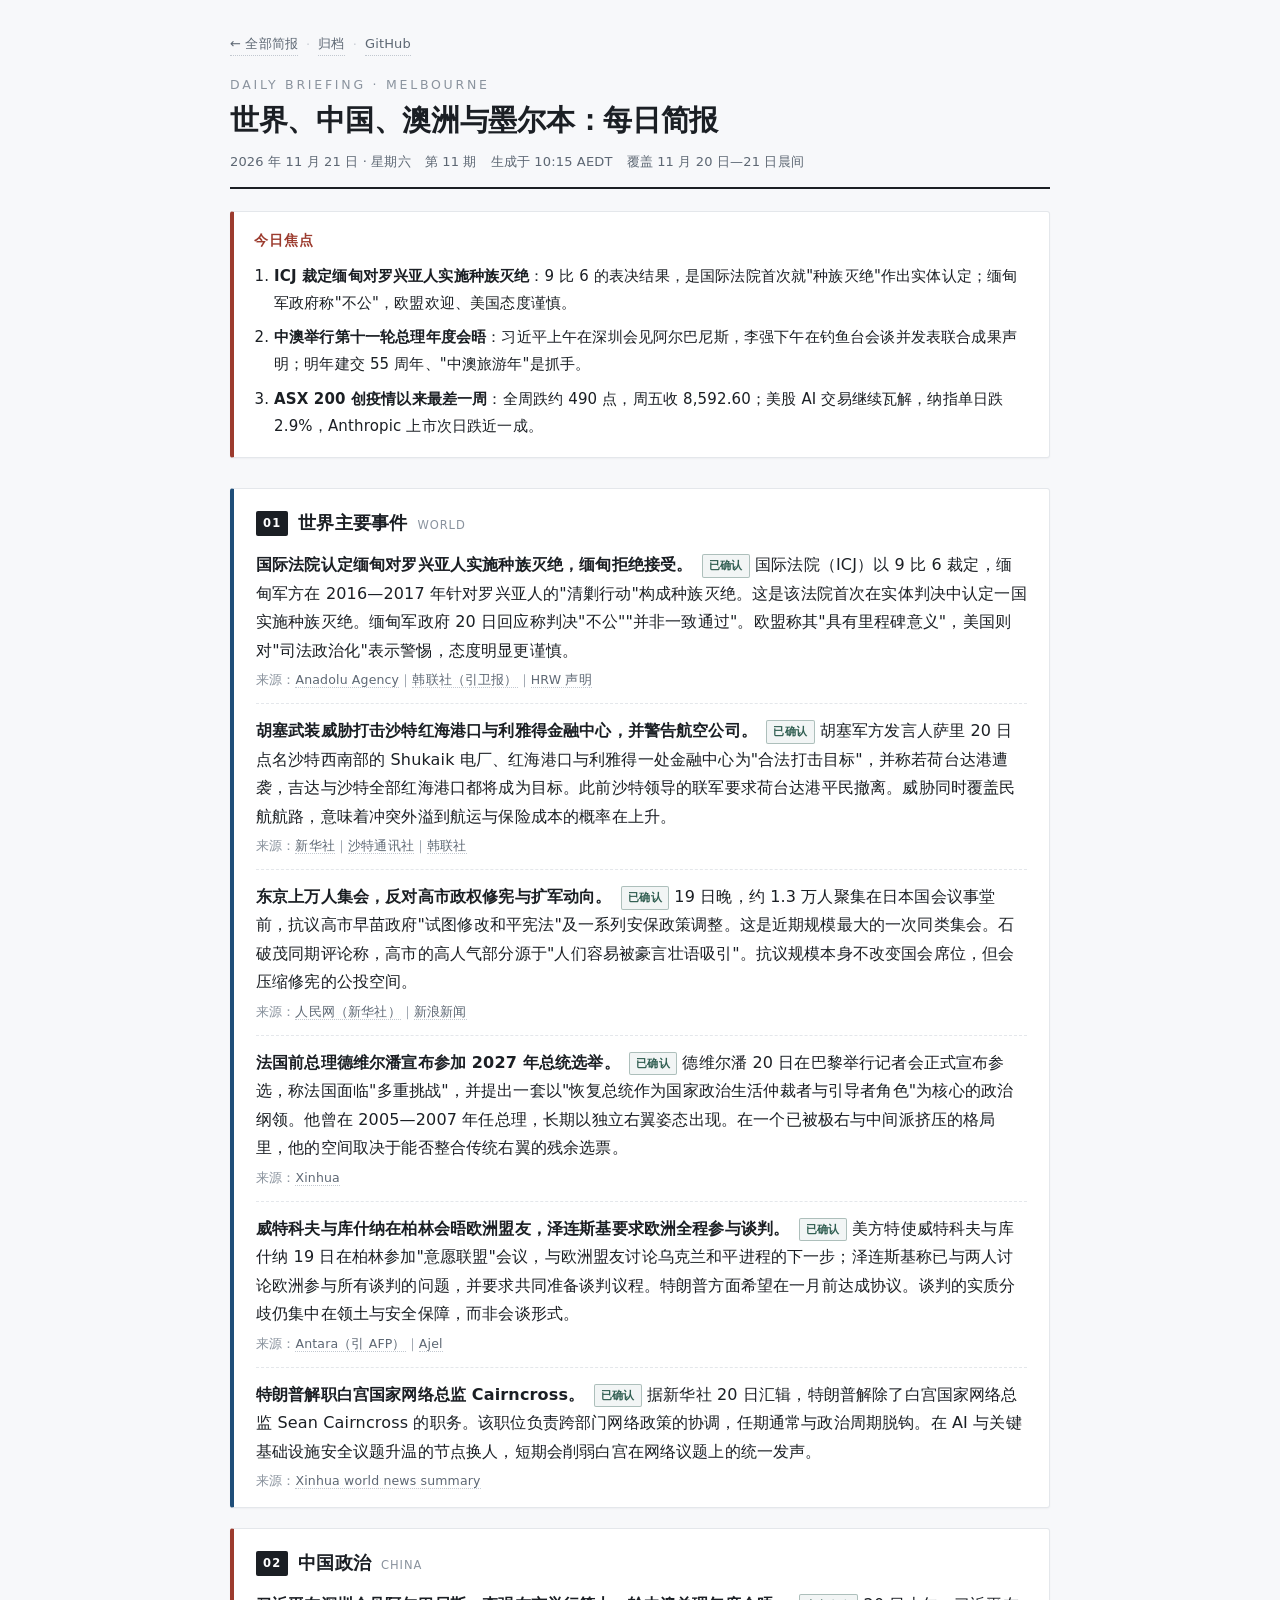
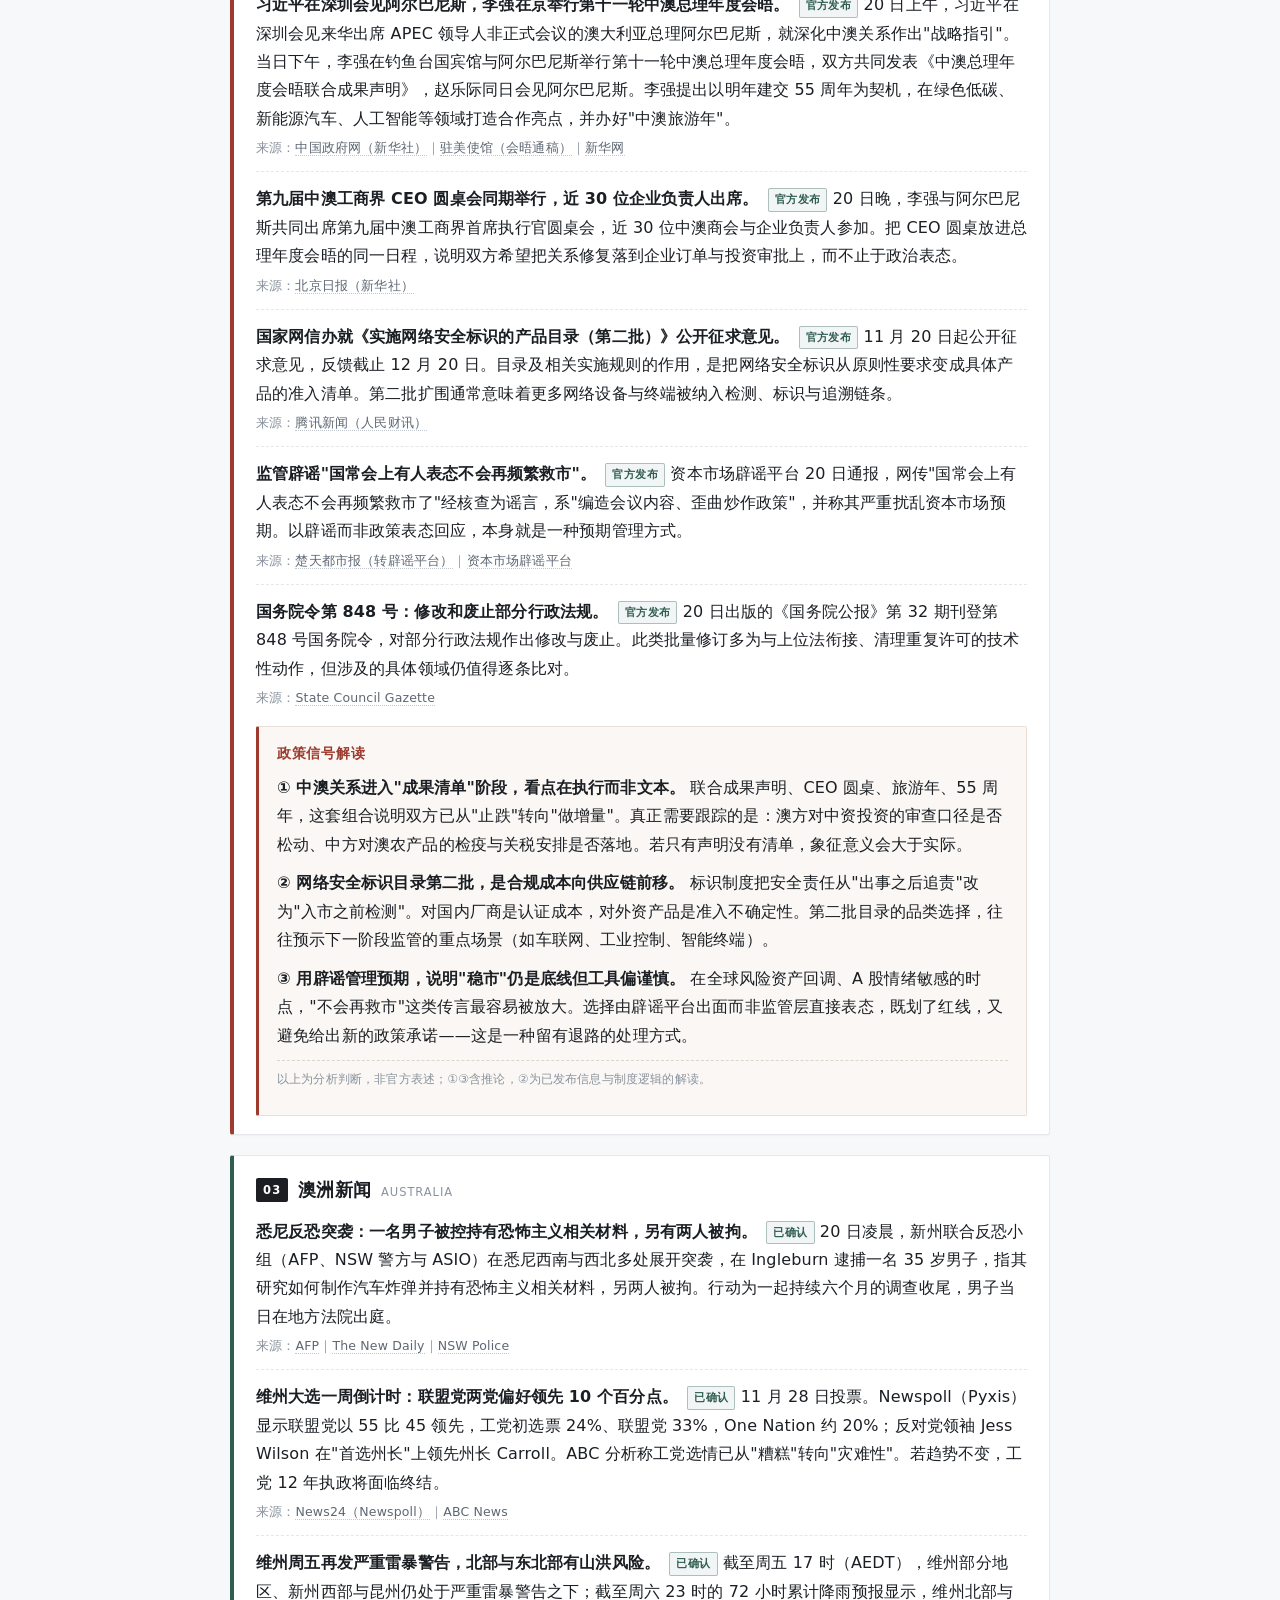
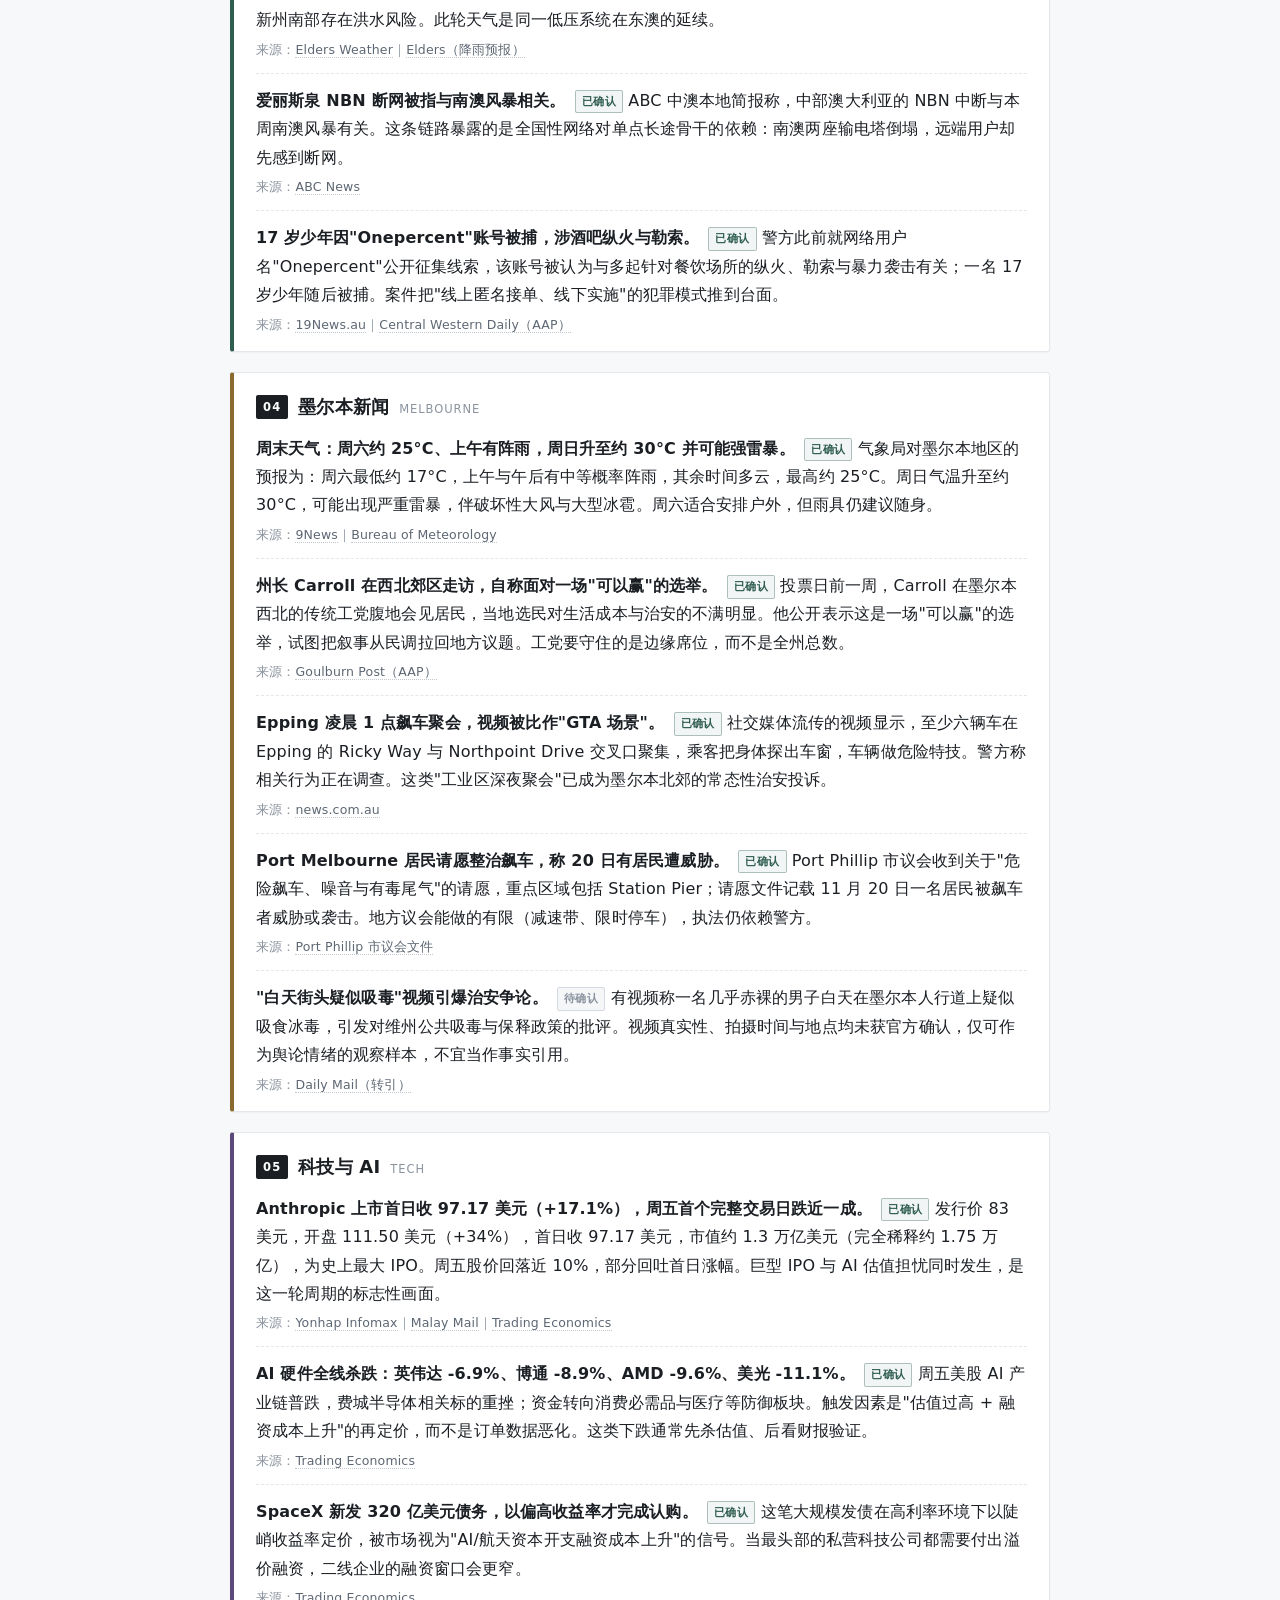
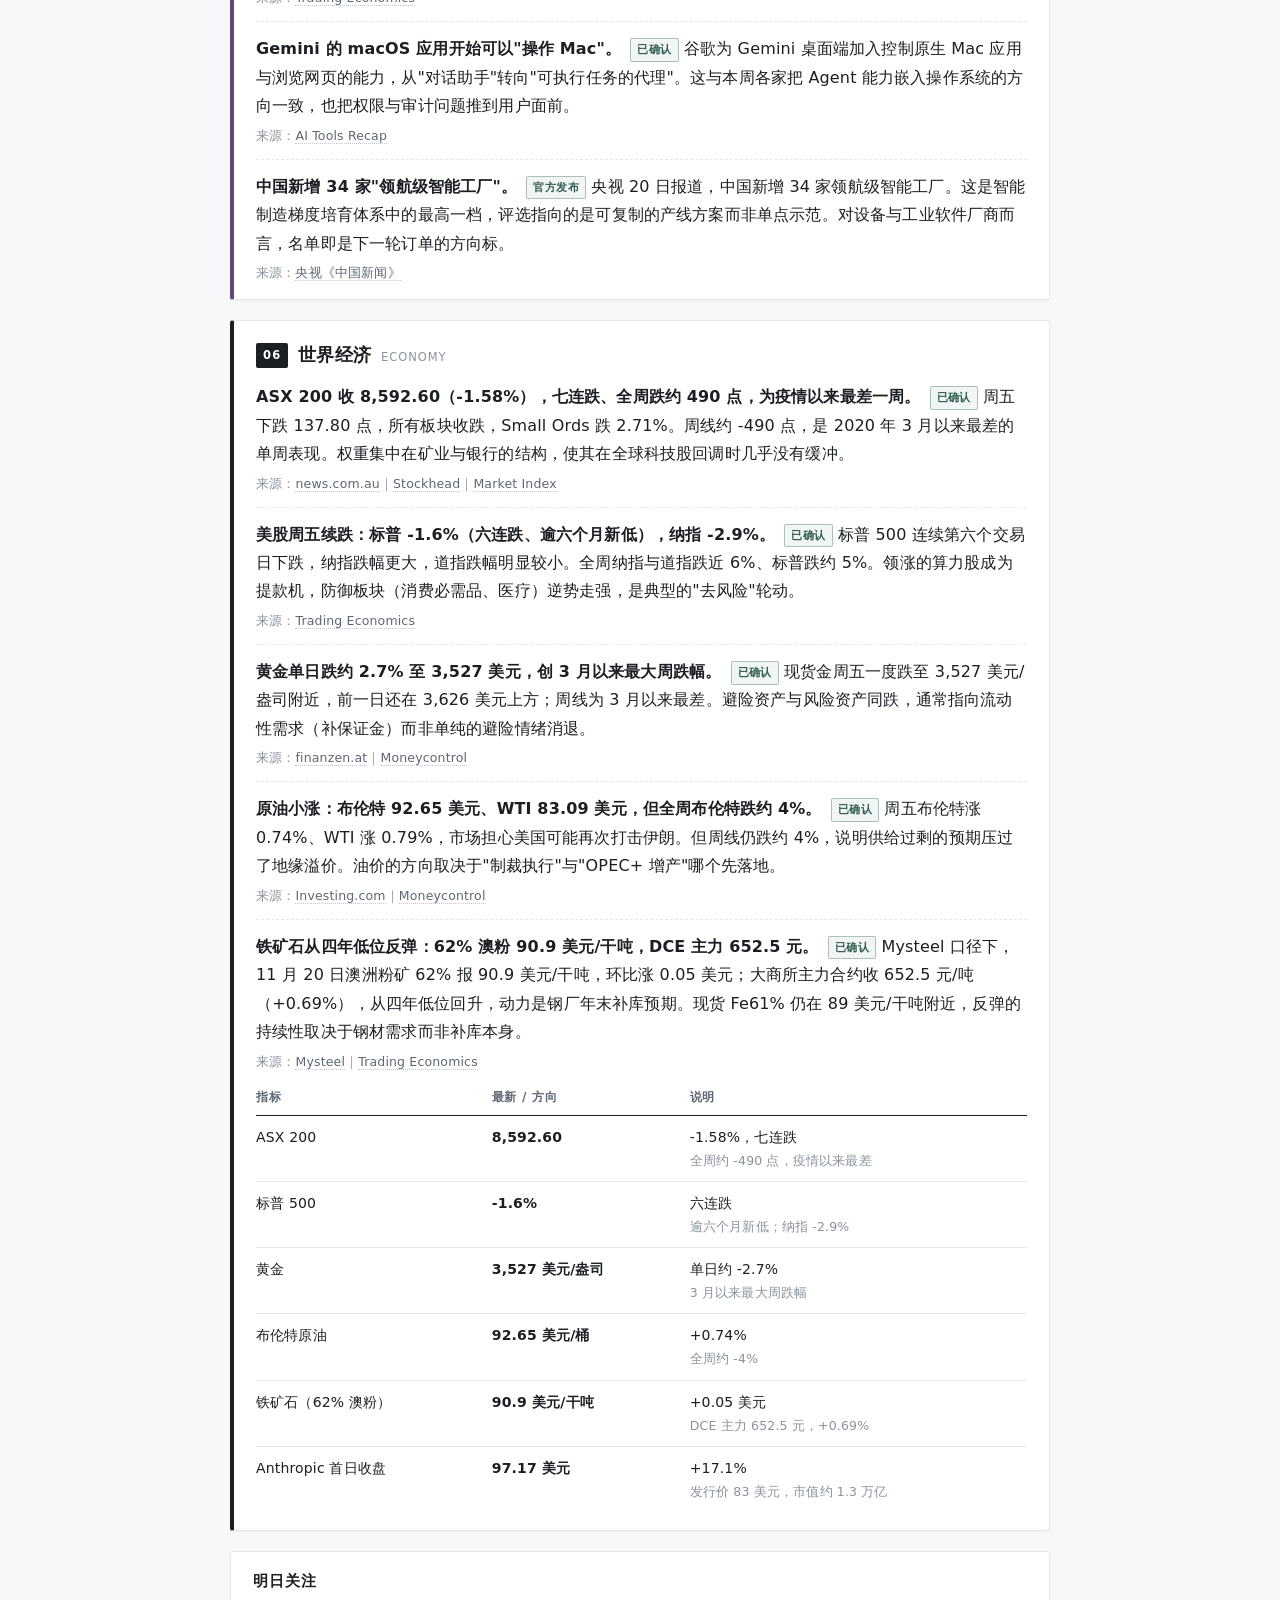
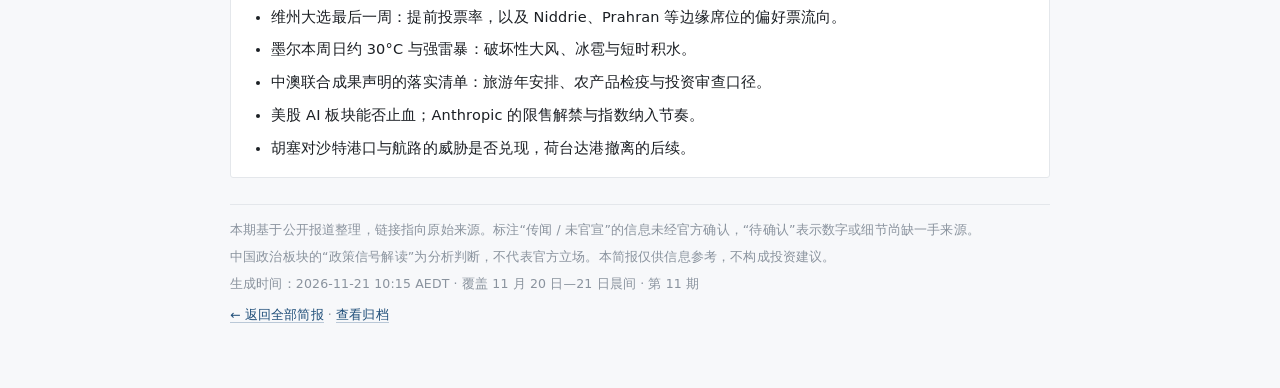
<file: 2026-11-21.html>
<!DOCTYPE html>
<html lang="zh-Hans">
<head>
<meta charset="utf-8">
<meta name="viewport" content="width=device-width, initial-scale=1">
<title>每日简报 · 2026年11月21日</title>
<meta name="dn:date" content="2026-11-21">
<meta name="dn:issue" content="11">
<meta name="dn:summary" content="ICJ 裁定缅甸对罗兴亚人实施种族灭绝；中澳举行第十一轮总理年度会晤并发表联合成果声明；ASX 200 全周跌约 490 点、创疫情以来最差一周。">
<style>
  :root{
    --ink:#1b1f24; --muted:#5d6773; --faint:#8a939e;
    --line:#e4e7eb; --bg:#f7f8fa; --card:#ffffff;
    --blue:#1f4e79; --brick:#9c3b2e; --green:#2f5d50; --gold:#8a6a2f; --violet:#5b4a7a;
  }
  *{box-sizing:border-box}
  html{-webkit-text-size-adjust:100%}
  body{
    margin:0; padding:32px 18px 56px; background:var(--bg); color:var(--ink);
    font-family:system-ui,-apple-system,"PingFang SC","Hiragino Sans GB","Noto Sans SC","Microsoft YaHei",sans-serif;
    font-size:16px; line-height:1.78; letter-spacing:.01em;
  }
  .wrap{max-width:820px;margin:0 auto}
  a{color:var(--blue);text-decoration:none;border-bottom:1px solid rgba(31,78,121,.28)}
  a:hover{border-bottom-color:var(--blue)}

  /* ---------- 顶部导航 ---------- */
  .topnav{font-size:13px;color:var(--faint);margin:0 0 18px;display:flex;gap:8px;align-items:center}
  .topnav a{color:var(--muted);border-bottom:1px dotted #c2c8d0}
  .topnav .sep{color:#c9ced5}

  /* ---------- 页头 ---------- */
  header.top{border-bottom:2px solid var(--ink);padding-bottom:14px;margin-bottom:22px}
  .kicker{font-size:12.5px;letter-spacing:.22em;color:var(--faint);text-transform:uppercase;margin-bottom:6px}
  h1{font-size:29px;line-height:1.3;margin:0 0 10px;letter-spacing:-.01em}
  .meta{font-size:13px;color:var(--muted);display:flex;flex-wrap:wrap;gap:6px 14px}
  .meta span{white-space:nowrap}

  /* ---------- 今日焦点 ---------- */
  .focus{
    background:#fff;border:1px solid var(--line);border-left:4px solid var(--brick);
    border-radius:3px;padding:16px 20px 10px;margin:0 0 30px;
    box-shadow:0 1px 2px rgba(20,30,45,.04);
  }
  .focus h2{font-size:14px;margin:0 0 10px;color:var(--brick);letter-spacing:.08em}
  .focus ol{margin:0;padding-left:20px}
  .focus li{margin:0 0 8px;font-size:15px}
  .focus li b{font-weight:650}

  /* ---------- 区块卡片 ---------- */
  section.card{
    background:var(--card);border:1px solid var(--line);border-radius:3px;
    padding:18px 22px 14px;margin:0 0 20px;box-shadow:0 1px 2px rgba(20,30,45,.04);
    border-left:4px solid var(--line);
  }
  section.card.s1{border-left-color:var(--blue)}
  section.card.s2{border-left-color:var(--brick)}
  section.card.s3{border-left-color:var(--green)}
  section.card.s4{border-left-color:var(--gold)}
  section.card.s5{border-left-color:var(--violet)}
  section.card.s6{border-left-color:var(--ink)}
  h2.sec{
    font-size:18px;margin:0 0 12px;display:flex;align-items:baseline;gap:10px;
    letter-spacing:.01em;
  }
  h2.sec .num{
    font-size:11.5px;font-weight:600;letter-spacing:.1em;color:#fff;
    background:var(--ink);border-radius:2px;padding:2px 7px;position:relative;top:-2px;
  }
  h2.sec .en{font-size:11.5px;color:var(--faint);letter-spacing:.08em;font-weight:500}

  ul.news{list-style:none;margin:0;padding:0}
  ul.news>li{padding:0 0 13px;margin:0 0 13px;border-bottom:1px dashed var(--line)}
  ul.news>li:last-child{border-bottom:0;margin-bottom:0;padding-bottom:2px}
  ul.news .lead{font-weight:650;color:var(--ink)}
  .src{display:block;margin-top:5px;font-size:12.5px;color:var(--faint);line-height:1.6}
  .src a{color:var(--muted);border-bottom:1px dotted #c2c8d0}

  .tag{
    display:inline-block;font-size:11px;letter-spacing:.04em;padding:1px 6px;border-radius:2px;
    vertical-align:1px;margin-left:4px;font-weight:600;border:1px solid;
  }
  .tag.ok{color:var(--green);border-color:rgba(47,93,80,.35);background:rgba(47,93,80,.06)}
  .tag.rumor{color:var(--gold);border-color:rgba(138,106,47,.35);background:rgba(138,106,47,.07)}
  .tag.tbd{color:var(--faint);border-color:#d5dae1;background:#f4f6f8}

  /* ---------- 政策信号解读 ---------- */
  .signal{
    margin:16px 0 4px;padding:14px 18px;background:#faf7f4;
    border:1px solid #eadfd6;border-left:3px solid var(--brick);border-radius:2px;
  }
  .signal h3{font-size:14px;margin:0 0 8px;color:var(--brick);letter-spacing:.05em}
  .signal p{margin:0 0 9px;font-size:14.5px;color:#33383e}
  .signal p:last-of-type{margin-bottom:10px}
  .signal .note{font-size:12px;color:var(--faint);border-top:1px dashed #e0d3c8;padding-top:8px;margin:0}
  .sig-item{margin:0 0 10px}
  .sig-item .k{font-weight:650}

  /* ---------- 表格 ---------- */
  .tbl-wrap{overflow-x:auto;margin:6px 0 4px;-webkit-overflow-scrolling:touch}
  table{border-collapse:collapse;width:100%;font-size:14px;min-width:520px}
  thead th{
    text-align:left;font-size:12px;letter-spacing:.06em;color:var(--muted);font-weight:600;
    border-bottom:1.5px solid var(--ink);padding:7px 10px 7px 0;white-space:nowrap;
  }
  tbody td{border-bottom:1px solid var(--line);padding:9px 10px 9px 0;vertical-align:top}
  tbody tr:last-child td{border-bottom:0}
  td.num{font-variant-numeric:tabular-nums;white-space:nowrap;font-weight:600}
  td .sub{display:block;font-weight:400;font-size:12.5px;color:var(--faint)}

  /* ---------- 今日关注 ---------- */
  .watch{background:#fff;border:1px solid var(--line);border-radius:3px;padding:16px 22px 8px;margin:0 0 26px}
  .watch h2{font-size:15px;margin:0 0 10px;letter-spacing:.06em;color:var(--ink)}
  .watch ul{margin:0;padding-left:18px}
  .watch li{margin:0 0 7px;font-size:14.5px}

  footer{border-top:1px solid var(--line);padding-top:14px;font-size:12.5px;color:var(--faint);line-height:1.7}
  footer p{margin:0 0 6px}

  @media (max-width:600px){
    body{padding:20px 12px 40px;font-size:15.5px}
    h1{font-size:23px}
    section.card{padding:15px 16px 12px}
    .focus{padding:14px 16px 8px}
    .tbl-wrap{margin-left:-4px;margin-right:-4px}
  }
  @media print{
    body{background:#fff;padding:0;font-size:11pt}
    section.card,.focus,.watch{box-shadow:none;break-inside:avoid}
    a{color:#000;border-bottom:0}
    .tbl-wrap{overflow:visible}
  }

  .notice{
    background:#fdf6ec;border:1px solid #eadfcb;border-left:4px solid var(--gold);
    border-radius:3px;padding:12px 18px;margin:0 0 22px;font-size:13.5px;color:#5d4a2f;line-height:1.7;
  }
</style>
</head>
<body>
<div class="wrap">
  <nav class="topnav"><a href="./index.html">← 全部简报</a><span class="sep">·</span><a href="./archive.html">归档</a><span class="sep">·</span><a href="https://github.com/RuntaoZhuge/daily-news" target="_blank" rel="noopener">GitHub</a></nav>

  <header class="top">
    <div class="kicker">Daily Briefing · Melbourne</div>
    <h1>世界、中国、澳洲与墨尔本：每日简报</h1>
    <div class="meta">
      <span>2026 年 11 月 21 日 · 星期六</span>
      <span>第 11 期</span>
      <span>生成于 10:15 AEDT</span>
      <span>覆盖 11 月 20 日—21 日晨间</span>
    </div>
  </header>

  <div class="focus">
    <h2>今日焦点</h2>
    <ol>
      <li><b>ICJ 裁定缅甸对罗兴亚人实施种族灭绝</b>：9 比 6 的表决结果，是国际法院首次就"种族灭绝"作出实体认定；缅甸军政府称"不公"，欧盟欢迎、美国态度谨慎。</li>
      <li><b>中澳举行第十一轮总理年度会晤</b>：习近平上午在深圳会见阿尔巴尼斯，李强下午在钓鱼台会谈并发表联合成果声明；明年建交 55 周年、"中澳旅游年"是抓手。</li>
      <li><b>ASX 200 创疫情以来最差一周</b>：全周跌约 490 点，周五收 8,592.60；美股 AI 交易继续瓦解，纳指单日跌 2.9%，Anthropic 上市次日跌近一成。</li>
    </ol>
  </div>

  <!-- 1 世界 -->
  <section class="card s1">
    <h2 class="sec"><span class="num">01</span>世界主要事件<span class="en">WORLD</span></h2>
    <ul class="news">
      <li>
        <span class="lead">国际法院认定缅甸对罗兴亚人实施种族灭绝，缅甸拒绝接受。</span>
        <span class="tag ok">已确认</span>
        国际法院（ICJ）以 9 比 6 裁定，缅甸军方在 2016—2017 年针对罗兴亚人的"清剿行动"构成种族灭绝。这是该法院首次在实体判决中认定一国实施种族灭绝。缅甸军政府 20 日回应称判决"不公""并非一致通过"。欧盟称其"具有里程碑意义"，美国则对"司法政治化"表示警惕，态度明显更谨慎。
        <span class="src">来源：<a href="https://anadolu.agency/en/asia-pacific/myanmar-calls-icj-genocide-ruling-over-rohingya-unfair/4131983" target="_blank" rel="noopener">Anadolu Agency</a>｜<a href="https://www.yna.co.kr/view/AKR20261120131100009" target="_blank" rel="noopener">韩联社（引卫报）</a>｜<a href="https://saba.ye/en/news3839110.htm" target="_blank" rel="noopener">HRW 声明</a></span>
      </li>
      <li>
        <span class="lead">胡塞武装威胁打击沙特红海港口与利雅得金融中心，并警告航空公司。</span>
        <span class="tag ok">已确认</span>
        胡塞军方发言人萨里 20 日点名沙特西南部的 Shukaik 电厂、红海港口与利雅得一处金融中心为"合法打击目标"，并称若荷台达港遭袭，吉达与沙特全部红海港口都将成为目标。此前沙特领导的联军要求荷台达港平民撤离。威胁同时覆盖民航航路，意味着冲突外溢到航运与保险成本的概率在上升。
        <span class="src">来源：<a href="http://chinaview.cn/20261120/1336f3e859ff4a65aaf8737485e64c4c/c.html" target="_blank" rel="noopener">新华社</a>｜<a href="https://www.spa.gov.sa/en/N2732160" target="_blank" rel="noopener">沙特通讯社</a>｜<a href="https://www.yna.co.kr/view/AKR20261120178300079" target="_blank" rel="noopener">韩联社</a></span>
      </li>
      <li>
        <span class="lead">东京上万人集会，反对高市政权修宪与扩军动向。</span>
        <span class="tag ok">已确认</span>
        19 日晚，约 1.3 万人聚集在日本国会议事堂前，抗议高市早苗政府"试图修改和平宪法"及一系列安保政策调整。这是近期规模最大的一次同类集会。石破茂同期评论称，高市的高人气部分源于"人们容易被豪言壮语吸引"。抗议规模本身不改变国会席位，但会压缩修宪的公投空间。
        <span class="src">来源：<a href="http://en.people.cn/n3/2026/1120/c90000-20521398.html" target="_blank" rel="noopener">人民网（新华社）</a>｜<a href="https://news.sina.com.cn/w/2026-11-20/doc-inizkctp0382782.shtml" target="_blank" rel="noopener">新浪新闻</a></span>
      </li>
      <li>
        <span class="lead">法国前总理德维尔潘宣布参加 2027 年总统选举。</span>
        <span class="tag ok">已确认</span>
        德维尔潘 20 日在巴黎举行记者会正式宣布参选，称法国面临"多重挑战"，并提出一套以"恢复总统作为国家政治生活仲裁者与引导者角色"为核心的政治纲领。他曾在 2005—2007 年任总理，长期以独立右翼姿态出现。在一个已被极右与中间派挤压的格局里，他的空间取决于能否整合传统右翼的残余选票。
        <span class="src">来源：<a href="http://english.news.cn/20261120/178477310e5a4b28b8b00f10459154c8/c.html" target="_blank" rel="noopener">Xinhua</a></span>
      </li>
      <li>
        <span class="lead">威特科夫与库什纳在柏林会晤欧洲盟友，泽连斯基要求欧洲全程参与谈判。</span>
        <span class="tag ok">已确认</span>
        美方特使威特科夫与库什纳 19 日在柏林参加"意愿联盟"会议，与欧洲盟友讨论乌克兰和平进程的下一步；泽连斯基称已与两人讨论欧洲参与所有谈判的问题，并要求共同准备谈判议程。特朗普方面希望在一月前达成协议。谈判的实质分歧仍集中在领土与安全保障，而非会谈形式。
        <span class="src">来源：<a href="https://www.antaranews.com/berita/5867399/as-dan-mitra-eropa-bahas-langkah-lanjutan-perdamaian-ukraina" target="_blank" rel="noopener">Antara（引 AFP）</a>｜<a href="https://news-ajel.com/en/world/zylynsky-ytalb-baaadad-gdol-almfaodat-alramy-lanhaaa-alhrb-bshkl-mshtrk" target="_blank" rel="noopener">Ajel</a></span>
      </li>
      <li>
        <span class="lead">特朗普解职白宫国家网络总监 Cairncross。</span>
        <span class="tag ok">已确认</span>
        据新华社 20 日汇辑，特朗普解除了白宫国家网络总监 Sean Cairncross 的职务。该职位负责跨部门网络政策的协调，任期通常与政治周期脱钩。在 AI 与关键基础设施安全议题升温的节点换人，短期会削弱白宫在网络议题上的统一发声。
        <span class="src">来源：<a href="http://english.news.cn/20261120/178477310e5a4b28b8b00f10459154c8/c.html" target="_blank" rel="noopener">Xinhua world news summary</a></span>
      </li>
    </ul>
  </section>

  <!-- 2 中国 -->
  <section class="card s2">
    <h2 class="sec"><span class="num">02</span>中国政治<span class="en">CHINA</span></h2>
    <ul class="news">
      <li>
        <span class="lead">习近平在深圳会见阿尔巴尼斯，李强在京举行第十一轮中澳总理年度会晤。</span>
        <span class="tag ok">官方发布</span>
        20 日上午，习近平在深圳会见来华出席 APEC 领导人非正式会议的澳大利亚总理阿尔巴尼斯，就深化中澳关系作出"战略指引"。当日下午，李强在钓鱼台国宾馆与阿尔巴尼斯举行第十一轮中澳总理年度会晤，双方共同发表《中澳总理年度会晤联合成果声明》，赵乐际同日会见阿尔巴尼斯。李强提出以明年建交 55 周年为契机，在绿色低碳、新能源汽车、人工智能等领域打造合作亮点，并办好"中澳旅游年"。
        <span class="src">来源：<a href="https://www.gov.cn/home/toutu/202611/content_7086844.htm" target="_blank" rel="noopener">中国政府网（新华社）</a>｜<a href="https://us.china-embassy.gov.cn/zgyw/202611/t20261120_12064233.htm" target="_blank" rel="noopener">驻美使馆（会晤通稿）</a>｜<a href="https://www.news.cn/20261120/e4607bcc28b84a9584f6a79aba7ea6cf/c.html" target="_blank" rel="noopener">新华网</a></span>
      </li>
      <li>
        <span class="lead">第九届中澳工商界 CEO 圆桌会同期举行，近 30 位企业负责人出席。</span>
        <span class="tag ok">官方发布</span>
        20 日晚，李强与阿尔巴尼斯共同出席第九届中澳工商界首席执行官圆桌会，近 30 位中澳商会与企业负责人参加。把 CEO 圆桌放进总理年度会晤的同一日程，说明双方希望把关系修复落到企业订单与投资审批上，而不止于政治表态。
        <span class="src">来源：<a href="http://rss2.bjd.com.cn/content/s6b006f5be4b039a8e2f3de4a.html" target="_blank" rel="noopener">北京日报（新华社）</a></span>
      </li>
      <li>
        <span class="lead">国家网信办就《实施网络安全标识的产品目录（第二批）》公开征求意见。</span>
        <span class="tag ok">官方发布</span>
        11 月 20 日起公开征求意见，反馈截止 12 月 20 日。目录及相关实施规则的作用，是把网络安全标识从原则性要求变成具体产品的准入清单。第二批扩围通常意味着更多网络设备与终端被纳入检测、标识与追溯链条。
        <span class="src">来源：<a href="https://news.qq.com/rain/a/20261120A0C4AF00" target="_blank" rel="noopener">腾讯新闻（人民财讯）</a></span>
      </li>
      <li>
        <span class="lead">监管辟谣"国常会上有人表态不会再频繁救市"。</span>
        <span class="tag ok">官方发布</span>
        资本市场辟谣平台 20 日通报，网传"国常会上有人表态不会再频繁救市了"经核查为谣言，系"编造会议内容、歪曲炒作政策"，并称其严重扰乱资本市场预期。以辟谣而非政策表态回应，本身就是一种预期管理方式。
        <span class="src">来源：<a href="https://www.ctdsb.net/s540_202611/1665711.html" target="_blank" rel="noopener">楚天都市报（转辟谣平台）</a>｜<a href="http://wxb.jmnews.cn/hlwjbsite/hlwjbsite/detail.html?id=3500" target="_blank" rel="noopener">资本市场辟谣平台</a></span>
      </li>
      <li>
        <span class="lead">国务院令第 848 号：修改和废止部分行政法规。</span>
        <span class="tag ok">官方发布</span>
        20 日出版的《国务院公报》第 32 期刊登第 848 号国务院令，对部分行政法规作出修改与废止。此类批量修订多为与上位法衔接、清理重复许可的技术性动作，但涉及的具体领域仍值得逐条比对。
        <span class="src">来源：<a href="https://english.www.gov.cn/archive/statecouncilgazette/202611/20/content_WS6b000cacc6d00ca5f9a0e819.html" target="_blank" rel="noopener">State Council Gazette</a></span>
      </li>
    </ul>

    <div class="signal">
      <h3>政策信号解读</h3>
      <div class="sig-item">
        <span class="k">① 中澳关系进入"成果清单"阶段，看点在执行而非文本。</span>
        联合成果声明、CEO 圆桌、旅游年、55 周年，这套组合说明双方已从"止跌"转向"做增量"。真正需要跟踪的是：澳方对中资投资的审查口径是否松动、中方对澳农产品的检疫与关税安排是否落地。若只有声明没有清单，象征意义会大于实际。
      </div>
      <div class="sig-item">
        <span class="k">② 网络安全标识目录第二批，是合规成本向供应链前移。</span>
        标识制度把安全责任从"出事之后追责"改为"入市之前检测"。对国内厂商是认证成本，对外资产品是准入不确定性。第二批目录的品类选择，往往预示下一阶段监管的重点场景（如车联网、工业控制、智能终端）。
      </div>
      <div class="sig-item">
        <span class="k">③ 用辟谣管理预期，说明"稳市"仍是底线但工具偏谨慎。</span>
        在全球风险资产回调、A 股情绪敏感的时点，"不会再救市"这类传言最容易被放大。选择由辟谣平台出面而非监管层直接表态，既划了红线，又避免给出新的政策承诺——这是一种留有退路的处理方式。
      </div>
      <p class="note">以上为分析判断，非官方表述；①③含推论，②为已发布信息与制度逻辑的解读。</p>
    </div>
  </section>

  <!-- 3 澳洲 -->
  <section class="card s3">
    <h2 class="sec"><span class="num">03</span>澳洲新闻<span class="en">AUSTRALIA</span></h2>
    <ul class="news">
      <li>
        <span class="lead">悉尼反恐突袭：一名男子被控持有恐怖主义相关材料，另有两人被拘。</span>
        <span class="tag ok">已确认</span>
        20 日凌晨，新州联合反恐小组（AFP、NSW 警方与 ASIO）在悉尼西南与西北多处展开突袭，在 Ingleburn 逮捕一名 35 岁男子，指其研究如何制作汽车炸弹并持有恐怖主义相关材料，另两人被拘。行动为一起持续六个月的调查收尾，男子当日在地方法院出庭。
        <span class="src">来源：<a href="https://www.afp.gov.au/news-centre/media-release/nsw-jctt-charge-man-allegedly-possessing-terrorism-related-material-two" target="_blank" rel="noopener">AFP</a>｜<a href="https://www.thenewdaily.com.au/news/crime-news/2026/11/20/counter-terrorism-raids" target="_blank" rel="noopener">The New Daily</a>｜<a href="https://www.police.nsw.gov.au/news/news_article?sq_content_src=%2BdXJsPWh0dHBzJTNBJTJGJTJGZWJpenByZC5wb2xpY2UubnN3Lmdvdi5hdSUyRm1lZGlhJTJGMTI5ODI2Lmh0bWwmYWxsPTE%3D" target="_blank" rel="noopener">NSW Police</a></span>
      </li>
      <li>
        <span class="lead">维州大选一周倒计时：联盟党两党偏好领先 10 个百分点。</span>
        <span class="tag ok">已确认</span>
        11 月 28 日投票。Newspoll（Pyxis）显示联盟党以 55 比 45 领先，工党初选票 24%、联盟党 33%，One Nation 约 20%；反对党领袖 Jess Wilson 在"首选州长"上领先州长 Carroll。ABC 分析称工党选情已从"糟糕"转向"灾难性"。若趋势不变，工党 12 年执政将面临终结。
        <span class="src">来源：<a href="https://www.news24.com.au/politics/australian-politics/newspoll-puts-coalition-10-points-ahead-with-jess-wilson-leading-ben-carroll-as-preferred-premier/news-story/5e857bca3ad8fb29d0d888b1697da1a6" target="_blank" rel="noopener">News24（Newspoll）</a>｜<a href="https://newsapp.abc.net.au/news/2026-11-18/victorian-election-casey-briggs-analysis-state-of-play/107393822" target="_blank" rel="noopener">ABC News</a></span>
      </li>
      <li>
        <span class="lead">维州周五再发严重雷暴警告，北部与东北部有山洪风险。</span>
        <span class="tag ok">已确认</span>
        截至周五 17 时（AEDT），维州部分地区、新州西部与昆州仍处于严重雷暴警告之下；截至周六 23 时的 72 小时累计降雨预报显示，维州北部与新州南部存在洪水风险。此轮天气是同一低压系统在东澳的延续。
        <span class="src">来源：<a href="https://eldersweather.com.au/news/severe-thunderstorm-warnings-issued-across-three-states-as-volatile-weather-continues/1891664" target="_blank" rel="noopener">Elders Weather</a>｜<a href="https://eldersweather.com.au/news/warm-humid-air-building-ahead-of-widespread-rain-and-thunderstorms-across-eastern-australia/1891662" target="_blank" rel="noopener">Elders（降雨预报）</a></span>
      </li>
      <li>
        <span class="lead">爱丽斯泉 NBN 断网被指与南澳风暴相关。</span>
        <span class="tag ok">已确认</span>
        ABC 中澳本地简报称，中部澳大利亚的 NBN 中断与本周南澳风暴有关。这条链路暴露的是全国性网络对单点长途骨干的依赖：南澳两座输电塔倒塌，远端用户却先感到断网。
        <span class="src">来源：<a href="https://www.abc.net.au/news/2026-11-20/alice-springs-and-katherine-local-news-briefing/107407790" target="_blank" rel="noopener">ABC News</a></span>
      </li>
      <li>
        <span class="lead">17 岁少年因"Onepercent"账号被捕，涉酒吧纵火与勒索。</span>
        <span class="tag ok">已确认</span>
        警方此前就网络用户名"Onepercent"公开征集线索，该账号被认为与多起针对餐饮场所的纵火、勒索与暴力袭击有关；一名 17 岁少年随后被捕。案件把"线上匿名接单、线下实施"的犯罪模式推到台面。
        <span class="src">来源：<a href="https://19news.au/news/17-year-old-arrested-over-melbourne-firebombings-and-extortion-attacks-p6s-rqkxhabtsht3jkl--p6s-rqkxhabtsht3jkl/" target="_blank" rel="noopener">19News.au</a>｜<a href="https://www.centralwesterndaily.com.au/story/9395648/teen-arrested-after-search-for-online-crime-taskmaster/" target="_blank" rel="noopener">Central Western Daily（AAP）</a></span>
      </li>
    </ul>
  </section>

  <!-- 4 墨尔本 -->
  <section class="card s4">
    <h2 class="sec"><span class="num">04</span>墨尔本新闻<span class="en">MELBOURNE</span></h2>
    <ul class="news">
      <li>
        <span class="lead">周末天气：周六约 25°C、上午有阵雨，周日升至约 30°C 并可能强雷暴。</span>
        <span class="tag ok">已确认</span>
        气象局对墨尔本地区的预报为：周六最低约 17°C，上午与午后有中等概率阵雨，其余时间多云，最高约 25°C。周日气温升至约 30°C，可能出现严重雷暴，伴破坏性大风与大型冰雹。周六适合安排户外，但雨具仍建议随身。
        <span class="src">来源：<a href="https://www.nine.com.au/australia-news/australia-weather-forecast-saturday-storms-rain-20261121-p61g3x.html" target="_blank" rel="noopener">9News</a>｜<a href="https://www.bom.gov.au/places/vic/strathmore/forecast/" target="_blank" rel="noopener">Bureau of Meteorology</a></span>
      </li>
      <li>
        <span class="lead">州长 Carroll 在西北郊区走访，自称面对一场"可以赢"的选举。</span>
        <span class="tag ok">已确认</span>
        投票日前一周，Carroll 在墨尔本西北的传统工党腹地会见居民，当地选民对生活成本与治安的不满明显。他公开表示这是一场"可以赢"的选举，试图把叙事从民调拉回地方议题。工党要守住的是边缘席位，而不是全州总数。
        <span class="src">来源：<a href="https://www.goulburnpost.com.au/story/9395684/embattled-premier-upbeat-before-winnable-election/" target="_blank" rel="noopener">Goulburn Post（AAP）</a></span>
      </li>
      <li>
        <span class="lead">Epping 凌晨 1 点飙车聚会，视频被比作"GTA 场景"。</span>
        <span class="tag ok">已确认</span>
        社交媒体流传的视频显示，至少六辆车在 Epping 的 Ricky Way 与 Northpoint Drive 交叉口聚集，乘客把身体探出车窗，车辆做危险特技。警方称相关行为正在调查。这类"工业区深夜聚会"已成为墨尔本北郊的常态性治安投诉。
        <span class="src">来源：<a href="https://www.news.com.au/technology/motoring/on-the-road/going-crazy-gta-scenes-as-hoons-takeover-melbourne-industrial-streets/news-story/068ce7ae541e64612dbd05adc045902b" target="_blank" rel="noopener">news.com.au</a></span>
      </li>
      <li>
        <span class="lead">Port Melbourne 居民请愿整治飙车，称 20 日有居民遭威胁。</span>
        <span class="tag ok">已确认</span>
        Port Phillip 市议会收到关于"危险飙车、噪音与有毒尾气"的请愿，重点区域包括 Station Pier；请愿文件记载 11 月 20 日一名居民被飙车者威胁或袭击。地方议会能做的有限（减速带、限时停车），执法仍依赖警方。
        <span class="src">来源：<a href="https://www.portphillip.vic.gov.au/media/qzfmnbss/report-7-1-petition-hoon-driving-excessive-noise-and-toxic-fumes-accross-port-melbourne.pdf" target="_blank" rel="noopener">Port Phillip 市议会文件</a></span>
      </li>
      <li>
        <span class="lead">"白天街头疑似吸毒"视频引爆治安争论。</span>
        <span class="tag tbd">待确认</span>
        有视频称一名几乎赤裸的男子白天在墨尔本人行道上疑似吸食冰毒，引发对维州公共吸毒与保释政策的批评。视频真实性、拍摄时间与地点均未获官方确认，仅可作为舆论情绪的观察样本，不宜当作事实引用。
        <span class="src">来源：<a href="https://newshunt.io/news/110035980107731/daily-mail-welcome-to-melbourne-in-2026-man-smokes-meth-in-broad-daylight-as-critics-claim-law-change-lets-druggies-get-away-with-it-014e1ca82ec05a68" target="_blank" rel="noopener">Daily Mail（转引）</a></span>
      </li>
    </ul>
  </section>

  <!-- 5 科技 -->
  <section class="card s5">
    <h2 class="sec"><span class="num">05</span>科技与 AI<span class="en">TECH</span></h2>
    <ul class="news">
      <li>
        <span class="lead">Anthropic 上市首日收 97.17 美元（+17.1%），周五首个完整交易日跌近一成。</span>
        <span class="tag ok">已确认</span>
        发行价 83 美元，开盘 111.50 美元（+34%），首日收 97.17 美元，市值约 1.3 万亿美元（完全稀释约 1.75 万亿），为史上最大 IPO。周五股价回落近 10%，部分回吐首日涨幅。巨型 IPO 与 AI 估值担忧同时发生，是这一轮周期的标志性画面。
        <span class="src">来源：<a href="https://en.infomaxai.com/news/articleView.html?idxno=149414" target="_blank" rel="noopener">Yonhap Infomax</a>｜<a href="https://www.malaymail.com/amp/news/money/2026/11/20/defying-bubble-panic-and-spy-scandals-anthropic-pulls-off-a-historic-us175t-debut/243990" target="_blank" rel="noopener">Malay Mail</a>｜<a href="https://tradingeconomics.com/united-states/stock-market/news/603218" target="_blank" rel="noopener">Trading Economics</a></span>
      </li>
      <li>
        <span class="lead">AI 硬件全线杀跌：英伟达 -6.9%、博通 -8.9%、AMD -9.6%、美光 -11.1%。</span>
        <span class="tag ok">已确认</span>
        周五美股 AI 产业链普跌，费城半导体相关标的重挫；资金转向消费必需品与医疗等防御板块。触发因素是"估值过高 + 融资成本上升"的再定价，而不是订单数据恶化。这类下跌通常先杀估值、后看财报验证。
        <span class="src">来源：<a href="https://tradingeconomics.com/united-states/stock-market/news/603218" target="_blank" rel="noopener">Trading Economics</a></span>
      </li>
      <li>
        <span class="lead">SpaceX 新发 320 亿美元债务，以偏高收益率才完成认购。</span>
        <span class="tag ok">已确认</span>
        这笔大规模发债在高利率环境下以陡峭收益率定价，被市场视为"AI/航天资本开支融资成本上升"的信号。当最头部的私营科技公司都需要付出溢价融资，二线企业的融资窗口会更窄。
        <span class="src">来源：<a href="https://tradingeconomics.com/united-states/stock-market/news/603218" target="_blank" rel="noopener">Trading Economics</a></span>
      </li>
      <li>
        <span class="lead">Gemini 的 macOS 应用开始可以"操作 Mac"。</span>
        <span class="tag ok">已确认</span>
        谷歌为 Gemini 桌面端加入控制原生 Mac 应用与浏览网页的能力，从"对话助手"转向"可执行任务的代理"。这与本周各家把 Agent 能力嵌入操作系统的方向一致，也把权限与审计问题推到用户面前。
        <span class="src">来源：<a href="https://aitoolsrecap.com/Blog/ai-news-november-20-2026" target="_blank" rel="noopener">AI Tools Recap</a></span>
      </li>
      <li>
        <span class="lead">中国新增 34 家"领航级智能工厂"。</span>
        <span class="tag ok">官方发布</span>
        央视 20 日报道，中国新增 34 家领航级智能工厂。这是智能制造梯度培育体系中的最高一档，评选指向的是可复制的产线方案而非单点示范。对设备与工业软件厂商而言，名单即是下一轮订单的方向标。
        <span class="src">来源：<a href="https://tv.cctv.cn/2026/11/20/VIDE7KiLhQ9TBWg3fbCB1k1f261120.shtml" target="_blank" rel="noopener">央视《中国新闻》</a></span>
      </li>
    </ul>
  </section>

  <!-- 6 经济 -->
  <section class="card s6">
    <h2 class="sec"><span class="num">06</span>世界经济<span class="en">ECONOMY</span></h2>
    <ul class="news">
      <li>
        <span class="lead">ASX 200 收 8,592.60（-1.58%），七连跌、全周跌约 490 点，为疫情以来最差一周。</span>
        <span class="tag ok">已确认</span>
        周五下跌 137.80 点，所有板块收跌，Small Ords 跌 2.71%。周线约 -490 点，是 2020 年 3 月以来最差的单周表现。权重集中在矿业与银行的结构，使其在全球科技股回调时几乎没有缓冲。
        <span class="src">来源：<a href="https://www.news.com.au/finance/markets/australian-markets/australian-shares-tumble-for-seventh-consecutive-session-amid-global-tech-rout-and-jobs-data/news-story/94eea99c779ba81b0337147d13add147" target="_blank" rel="noopener">news.com.au</a>｜<a href="https://stockhead.com.au/news/closing-bell-seven-straight-asx-losses-tech-soils-the-bed-and-were-off-to-the-pub-bye/" target="_blank" rel="noopener">Stockhead</a>｜<a href="https://www.marketindex.com.au/news/evening-wrap-asx-200-cops-a-490-point-weekly-drubbing-as-ai-trade-unwind" target="_blank" rel="noopener">Market Index</a></span>
      </li>
      <li>
        <span class="lead">美股周五续跌：标普 -1.6%（六连跌、逾六个月新低），纳指 -2.9%。</span>
        <span class="tag ok">已确认</span>
        标普 500 连续第六个交易日下跌，纳指跌幅更大，道指跌幅明显较小。全周纳指与道指跌近 6%、标普跌约 5%。领涨的算力股成为提款机，防御板块（消费必需品、医疗）逆势走强，是典型的"去风险"轮动。
        <span class="src">来源：<a href="https://tradingeconomics.com/united-states/stock-market/news/603218" target="_blank" rel="noopener">Trading Economics</a></span>
      </li>
      <li>
        <span class="lead">黄金单日跌约 2.7% 至 3,527 美元，创 3 月以来最大周跌幅。</span>
        <span class="tag ok">已确认</span>
        现货金周五一度跌至 3,527 美元/盎司附近，前一日还在 3,626 美元上方；周线为 3 月以来最差。避险资产与风险资产同跌，通常指向流动性需求（补保证金）而非单纯的避险情绪消退。
        <span class="src">来源：<a href="https://www.finanzen.at/nachrichten/rohstoffe/goldpreis-oelpreis-silberpreis-&amp;-co-so-schlagen-sich-die-rohstoffe-am-abend-1036789152" target="_blank" rel="noopener">finanzen.at</a>｜<a href="https://www.moneycontrol.com/news/business/stocks/commodity-corner-oil-edges-higher-gold-heads-for-biggest-weekly-fall-since-march-14085267.html" target="_blank" rel="noopener">Moneycontrol</a></span>
      </li>
      <li>
        <span class="lead">原油小涨：布伦特 92.65 美元、WTI 83.09 美元，但全周布伦特跌约 4%。</span>
        <span class="tag ok">已确认</span>
        周五布伦特涨 0.74%、WTI 涨 0.79%，市场担心美国可能再次打击伊朗。但周线仍跌约 4%，说明供给过剩的预期压过了地缘溢价。油价的方向取决于"制裁执行"与"OPEC+ 增产"哪个先落地。
        <span class="src">来源：<a href="https://in.investing.com/news/stock-market-news/indian-stocks-open-lower-as-gold-slides-and-oil-prices-rise-5716742" target="_blank" rel="noopener">Investing.com</a>｜<a href="https://www.moneycontrol.com/news/business/stocks/commodity-corner-oil-edges-higher-gold-heads-for-biggest-weekly-fall-since-march-14085267.html" target="_blank" rel="noopener">Moneycontrol</a></span>
      </li>
      <li>
        <span class="lead">铁矿石从四年低位反弹：62% 澳粉 90.9 美元/干吨，DCE 主力 652.5 元。</span>
        <span class="tag ok">已确认</span>
        Mysteel 口径下，11 月 20 日澳洲粉矿 62% 报 90.9 美元/干吨，环比涨 0.05 美元；大商所主力合约收 652.5 元/吨（+0.69%），从四年低位回升，动力是钢厂年末补库预期。现货 Fe61% 仍在 89 美元/干吨附近，反弹的持续性取决于钢材需求而非补库本身。
        <span class="src">来源：<a href="https://tks.mysteel.com/jkk/m/26112019/5F085BCD6E135884.html" target="_blank" rel="noopener">Mysteel</a>｜<a href="https://tradingeconomics.com/commodity/iron-ore-cny/news/603016" target="_blank" rel="noopener">Trading Economics</a></span>
      </li>
    </ul>

    <div class="tbl-wrap">
      <table>
        <thead>
          <tr><th>指标</th><th>最新 / 方向</th><th>说明</th></tr>
        </thead>
        <tbody>
          <tr>
            <td>ASX 200</td>
            <td class="num">8,592.60</td>
            <td>-1.58%，七连跌<span class="sub">全周约 -490 点，疫情以来最差</span></td>
          </tr>
          <tr>
            <td>标普 500</td>
            <td class="num">-1.6%</td>
            <td>六连跌<span class="sub">逾六个月新低；纳指 -2.9%</span></td>
          </tr>
          <tr>
            <td>黄金</td>
            <td class="num">3,527 美元/盎司</td>
            <td>单日约 -2.7%<span class="sub">3 月以来最大周跌幅</span></td>
          </tr>
          <tr>
            <td>布伦特原油</td>
            <td class="num">92.65 美元/桶</td>
            <td>+0.74%<span class="sub">全周约 -4%</span></td>
          </tr>
          <tr>
            <td>铁矿石（62% 澳粉）</td>
            <td class="num">90.9 美元/干吨</td>
            <td>+0.05 美元<span class="sub">DCE 主力 652.5 元，+0.69%</span></td>
          </tr>
          <tr>
            <td>Anthropic 首日收盘</td>
            <td class="num">97.17 美元</td>
            <td>+17.1%<span class="sub">发行价 83 美元，市值约 1.3 万亿</span></td>
          </tr>
        </tbody>
      </table>
    </div>
  </section>

  <div class="watch">
    <h2>明日关注</h2>
    <ul>
      <li>维州大选最后一周：提前投票率，以及 Niddrie、Prahran 等边缘席位的偏好票流向。</li>
      <li>墨尔本周日约 30°C 与强雷暴：破坏性大风、冰雹与短时积水。</li>
      <li>中澳联合成果声明的落实清单：旅游年安排、农产品检疫与投资审查口径。</li>
      <li>美股 AI 板块能否止血；Anthropic 的限售解禁与指数纳入节奏。</li>
      <li>胡塞对沙特港口与航路的威胁是否兑现，荷台达港撤离的后续。</li>
    </ul>
  </div>

  <footer>
    <p>本期基于公开报道整理，链接指向原始来源。标注“传闻 / 未官宣”的信息未经官方确认，“待确认”表示数字或细节尚缺一手来源。</p>
    <p>中国政治板块的“政策信号解读”为分析判断，不代表官方立场。本简报仅供信息参考，不构成投资建议。</p>
    <p>生成时间：2026-11-21 10:15 AEDT · 覆盖 11 月 20 日—21 日晨间 · 第 11 期</p>
    <p style="margin-top:10px"><a href="./index.html">← 返回全部简报</a> · <a href="./archive.html">查看归档</a></p>
  </footer>

</div>
</body>
</html>
</file>
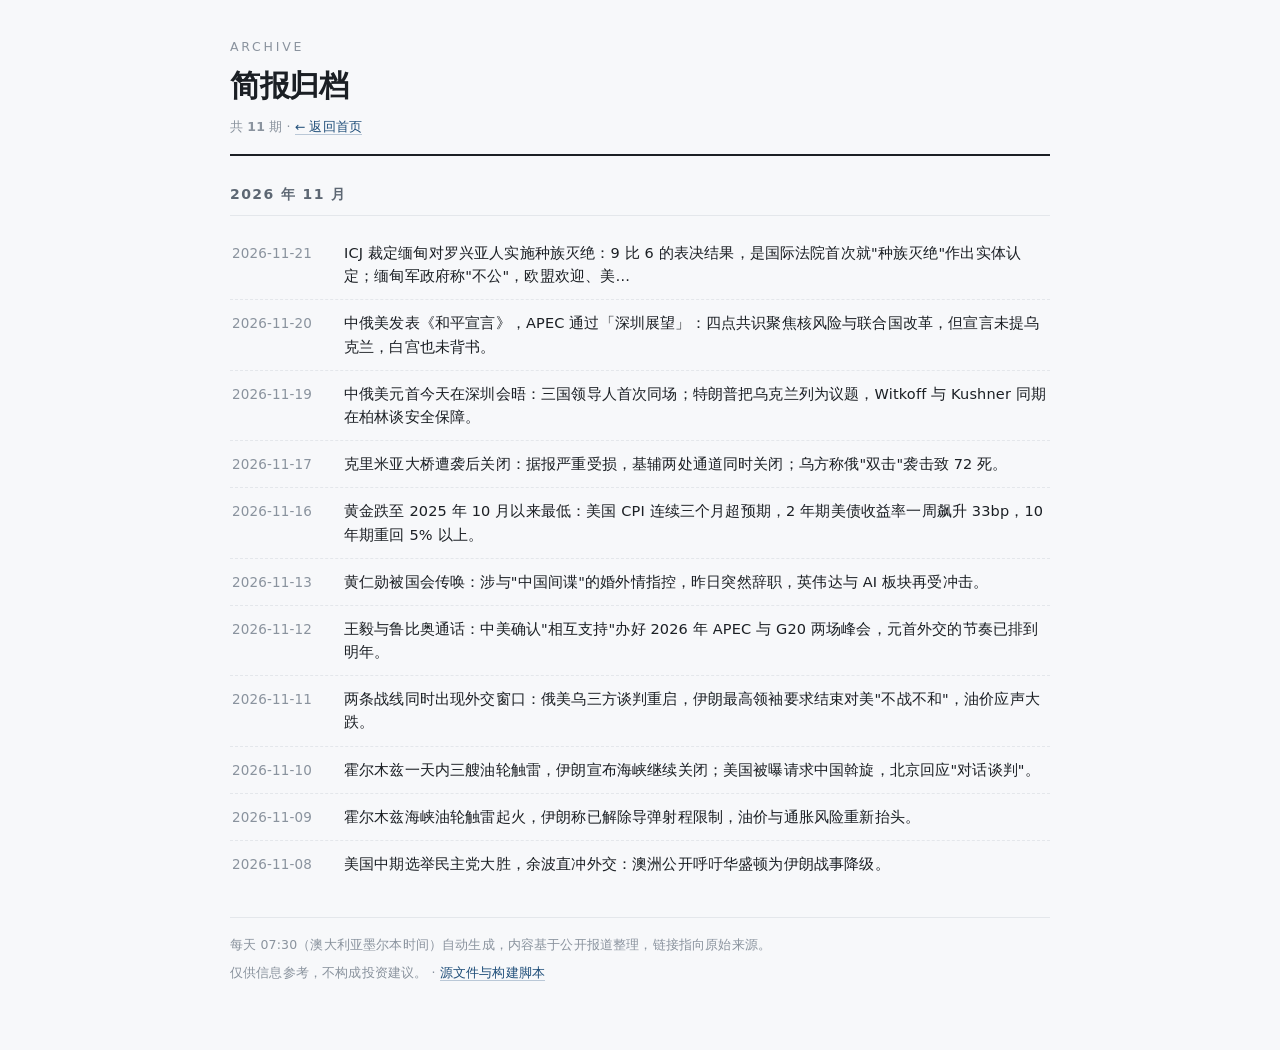
<file: archive.html>
<!DOCTYPE html>
<html lang="zh-Hans">
<head>
<meta charset="utf-8">
<meta name="viewport" content="width=device-width, initial-scale=1">
<title>简报归档 · 每日简报</title>
<meta name="description" content="全部往期简报归档。">
<link rel="stylesheet" href="assets/site.css">
</head>
<body>
<div class="wrap">
  <section class="masthead">
    <div class="kicker">Archive</div>
    <h1>简报归档</h1>
    <p class="meta">共 <b>11</b> 期 · <a href="./index.html">← 返回首页</a></p>
  </section>
  <h2 class="sec-h">2026 年 11 月</h2>
  <ul class="list">
    <li><a href="./2026-11-21.html"><span class="d">2026-11-21</span><span class="t">ICJ 裁定缅甸对罗兴亚人实施种族灭绝：9 比 6 的表决结果，是国际法院首次就&quot;种族灭绝&quot;作出实体认定；缅甸军政府称&quot;不公&quot;，欧盟欢迎、美…</span></a></li>
    <li><a href="./2026-11-20.html"><span class="d">2026-11-20</span><span class="t">中俄美发表《和平宣言》，APEC 通过「深圳展望」：四点共识聚焦核风险与联合国改革，但宣言未提乌克兰，白宫也未背书。</span></a></li>
    <li><a href="./2026-11-19.html"><span class="d">2026-11-19</span><span class="t">中俄美元首今天在深圳会晤：三国领导人首次同场；特朗普把乌克兰列为议题，Witkoff 与 Kushner 同期在柏林谈安全保障。</span></a></li>
    <li><a href="./2026-11-17.html"><span class="d">2026-11-17</span><span class="t">克里米亚大桥遭袭后关闭：据报严重受损，基辅两处通道同时关闭；乌方称俄&quot;双击&quot;袭击致 72 死。</span></a></li>
    <li><a href="./2026-11-16.html"><span class="d">2026-11-16</span><span class="t">黄金跌至 2025 年 10 月以来最低：美国 CPI 连续三个月超预期，2 年期美债收益率一周飙升 33bp，10 年期重回 5% 以上。</span></a></li>
    <li><a href="./2026-11-13.html"><span class="d">2026-11-13</span><span class="t">黄仁勋被国会传唤：涉与&quot;中国间谍&quot;的婚外情指控，昨日突然辞职，英伟达与 AI 板块再受冲击。</span></a></li>
    <li><a href="./2026-11-12.html"><span class="d">2026-11-12</span><span class="t">王毅与鲁比奥通话：中美确认&quot;相互支持&quot;办好 2026 年 APEC 与 G20 两场峰会，元首外交的节奏已排到明年。</span></a></li>
    <li><a href="./2026-11-11.html"><span class="d">2026-11-11</span><span class="t">两条战线同时出现外交窗口：俄美乌三方谈判重启，伊朗最高领袖要求结束对美&quot;不战不和&quot;，油价应声大跌。</span></a></li>
    <li><a href="./2026-11-10.html"><span class="d">2026-11-10</span><span class="t">霍尔木兹一天内三艘油轮触雷，伊朗宣布海峡继续关闭；美国被曝请求中国斡旋，北京回应&quot;对话谈判&quot;。</span></a></li>
    <li><a href="./2026-11-09.html"><span class="d">2026-11-09</span><span class="t">霍尔木兹海峡油轮触雷起火，伊朗称已解除导弹射程限制，油价与通胀风险重新抬头。</span></a></li>
    <li><a href="./2026-11-08.html"><span class="d">2026-11-08</span><span class="t">美国中期选举民主党大胜，余波直冲外交：澳洲公开呼吁华盛顿为伊朗战事降级。</span></a></li>
  </ul>
  <footer>
    <p>每天 07:30（澳大利亚墨尔本时间）自动生成，内容基于公开报道整理，链接指向原始来源。</p>
    <p>仅供信息参考，不构成投资建议。 · <a href="https://github.com/RuntaoZhuge/daily-news">源文件与构建脚本</a></p>
  </footer>
</div>
</body>
</html>
</file>
<file: assets/site.css>
/* Daily Briefing — shared styles for index & archive pages */
:root{
  --ink:#1b1f24; --muted:#5d6773; --faint:#8a939e;
  --line:#e4e7eb; --bg:#f7f8fa; --card:#ffffff;
  --blue:#1f4e79; --brick:#9c3b2e; --green:#2f5d50; --gold:#8a6a2f;
}
*{box-sizing:border-box}
html{-webkit-text-size-adjust:100%}
body{
  margin:0; padding:36px 18px 60px; background:var(--bg); color:var(--ink);
  font-family:system-ui,-apple-system,"PingFang SC","Hiragino Sans GB","Noto Sans SC","Microsoft YaHei",sans-serif;
  font-size:16px; line-height:1.78; letter-spacing:.01em;
}
.wrap{max-width:820px;margin:0 auto}
a{color:var(--blue);text-decoration:none;border-bottom:1px solid rgba(31,78,121,.28)}
a:hover{border-bottom-color:var(--blue)}
b{font-weight:650}

/* masthead */
.masthead{border-bottom:2px solid var(--ink);padding-bottom:16px;margin-bottom:26px}
.kicker{font-size:12.5px;letter-spacing:.22em;color:var(--faint);text-transform:uppercase;margin-bottom:8px}
.masthead h1{font-size:30px;line-height:1.32;margin:0 0 10px;letter-spacing:-.01em}
.masthead .sub{font-size:13.5px;color:var(--muted);margin:0 0 8px;line-height:1.7}
.masthead .meta{font-size:12.5px;color:var(--faint);margin:0}

/* latest issue */
.latest{
  display:block;background:var(--card);border:1px solid var(--line);border-left:4px solid var(--brick);
  border-radius:3px;padding:20px 24px 16px;margin:0 0 34px;color:inherit;
  box-shadow:0 1px 2px rgba(20,30,45,.05);transition:box-shadow .18s ease,transform .18s ease;
}
.latest:hover{border-bottom-color:var(--line);box-shadow:0 4px 16px rgba(20,30,45,.09);transform:translateY(-1px)}
.latest-tag{font-size:11.5px;letter-spacing:.16em;color:var(--brick);font-weight:650;margin-bottom:8px}
.latest-date{font-size:19px;font-weight:650;margin-bottom:12px}
.latest-issue{font-size:11.5px;font-weight:500;color:var(--faint);margin-left:10px;letter-spacing:.06em}
.latest-focus{margin:0 0 14px;padding-left:20px}
.latest-focus li{margin:0 0 7px;font-size:15px;color:#33383e}
.latest-cta{font-size:13.5px;color:var(--brick);font-weight:600;letter-spacing:.02em}

/* section heading */
.sec-h{font-size:14px;letter-spacing:.1em;color:var(--muted);font-weight:600;margin:0 0 14px;padding-bottom:8px;border-bottom:1px solid var(--line)}

/* issue grid */
.grid{display:grid;grid-template-columns:1fr 1fr;gap:14px;margin:0 0 18px}
.card{
  display:block;background:var(--card);border:1px solid var(--line);border-radius:3px;
  padding:14px 16px;color:inherit;transition:box-shadow .18s ease,border-color .18s ease;
}
.card:hover{border-bottom-color:var(--line);border-color:#cfd5dc;box-shadow:0 3px 12px rgba(20,30,45,.07)}
.card-date{font-size:14.5px;font-weight:650;margin-bottom:6px;font-variant-numeric:tabular-nums}
.card-issue{font-size:11px;font-weight:500;color:var(--faint);margin-left:8px;letter-spacing:.05em}
.card-lead{font-size:13.5px;color:var(--muted);line-height:1.65}

/* archive list */
.list{list-style:none;margin:0 0 30px;padding:0}
.list li{border-bottom:1px dashed var(--line)}
.list li:last-child{border-bottom:0}
.list a{display:flex;gap:18px;padding:11px 2px;border-bottom:0;color:inherit;align-items:baseline}
.list a:hover .t{color:var(--blue)}
.list .d{font-variant-numeric:tabular-nums;font-size:13.5px;color:var(--faint);flex:0 0 94px}
.list .t{font-size:14.5px;line-height:1.6}

.more{font-size:14px;margin:2px 0 34px}

footer{border-top:1px solid var(--line);padding-top:16px;font-size:12.5px;color:var(--faint);line-height:1.75}
footer p{margin:0 0 6px}

@media (max-width:600px){
  body{padding:22px 13px 44px;font-size:15.5px}
  .masthead h1{font-size:23px}
  .grid{grid-template-columns:1fr}
  .latest{padding:16px 18px 12px}
  .list a{gap:12px}
  .list .d{flex:0 0 82px}
}
@media print{
  body{background:#fff;padding:0}
  .latest,.card{box-shadow:none}
  a{color:#000;border-bottom:0}
}
</file>
